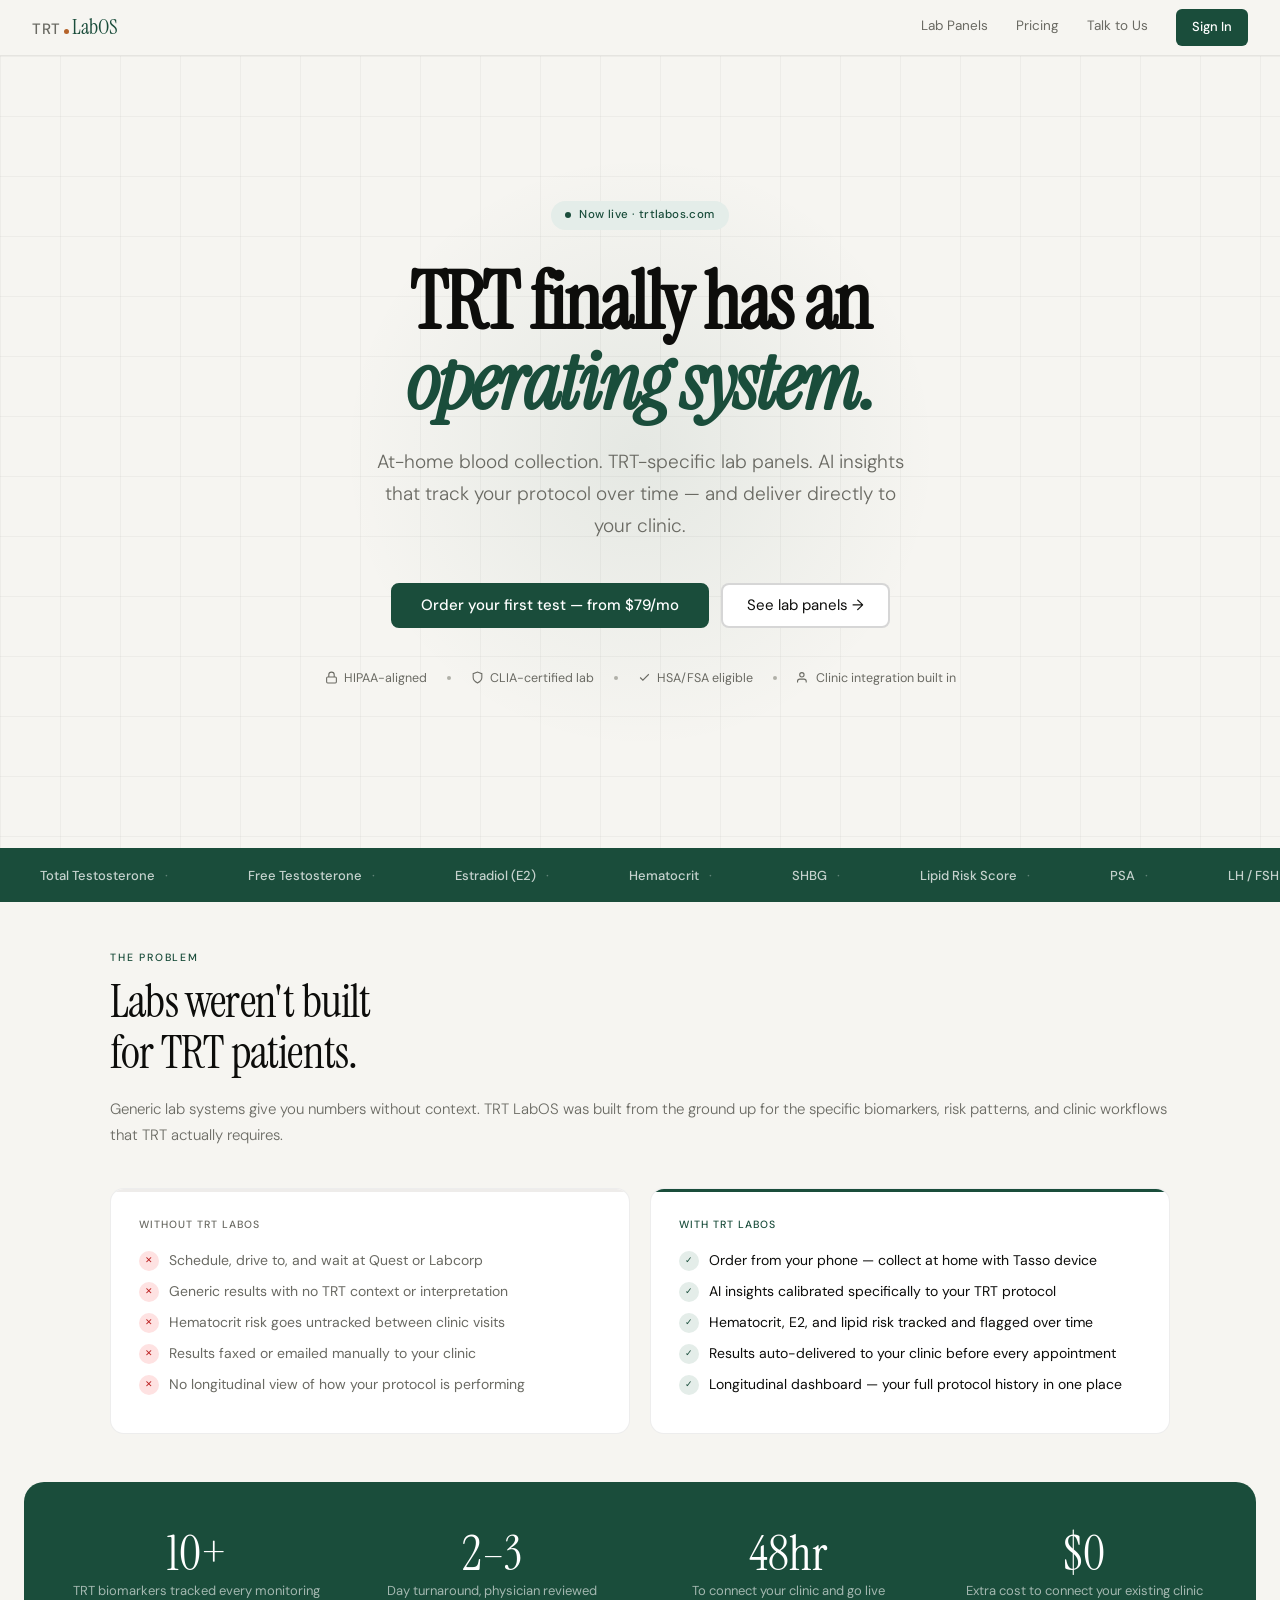
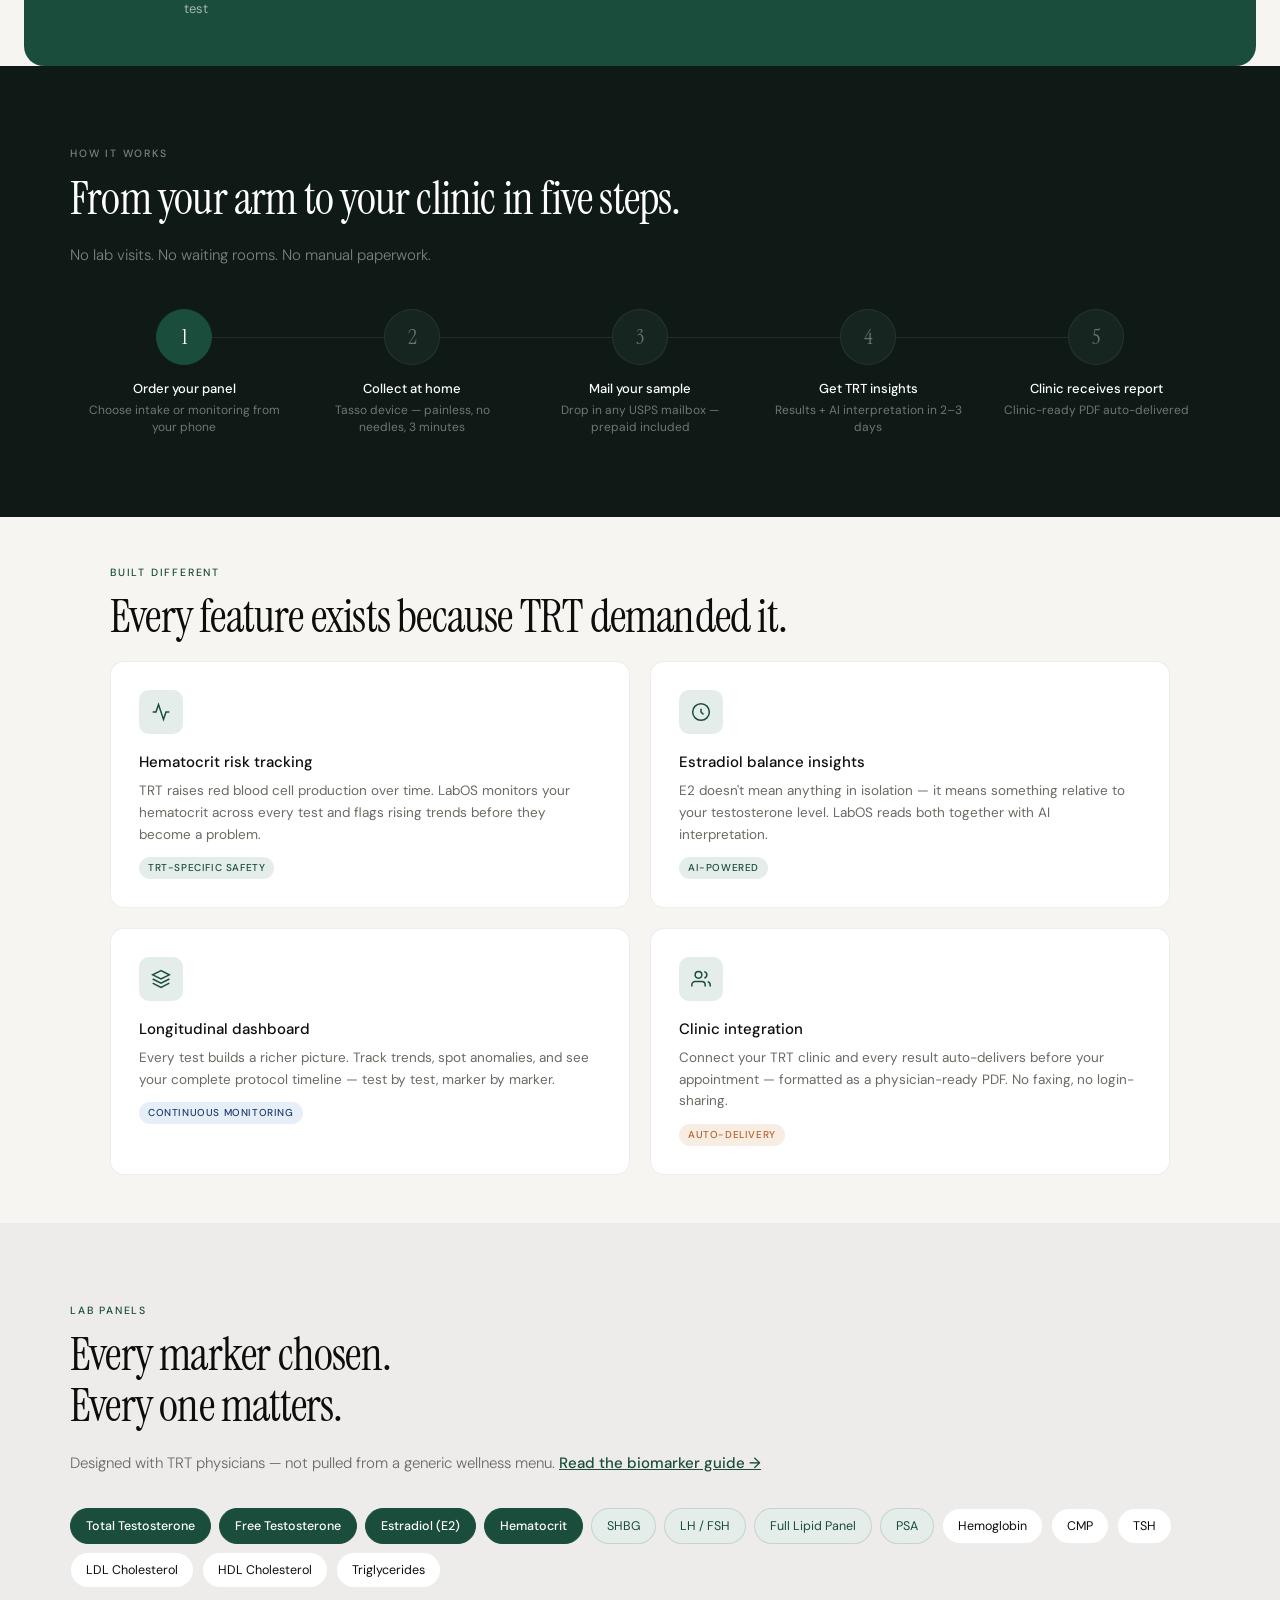
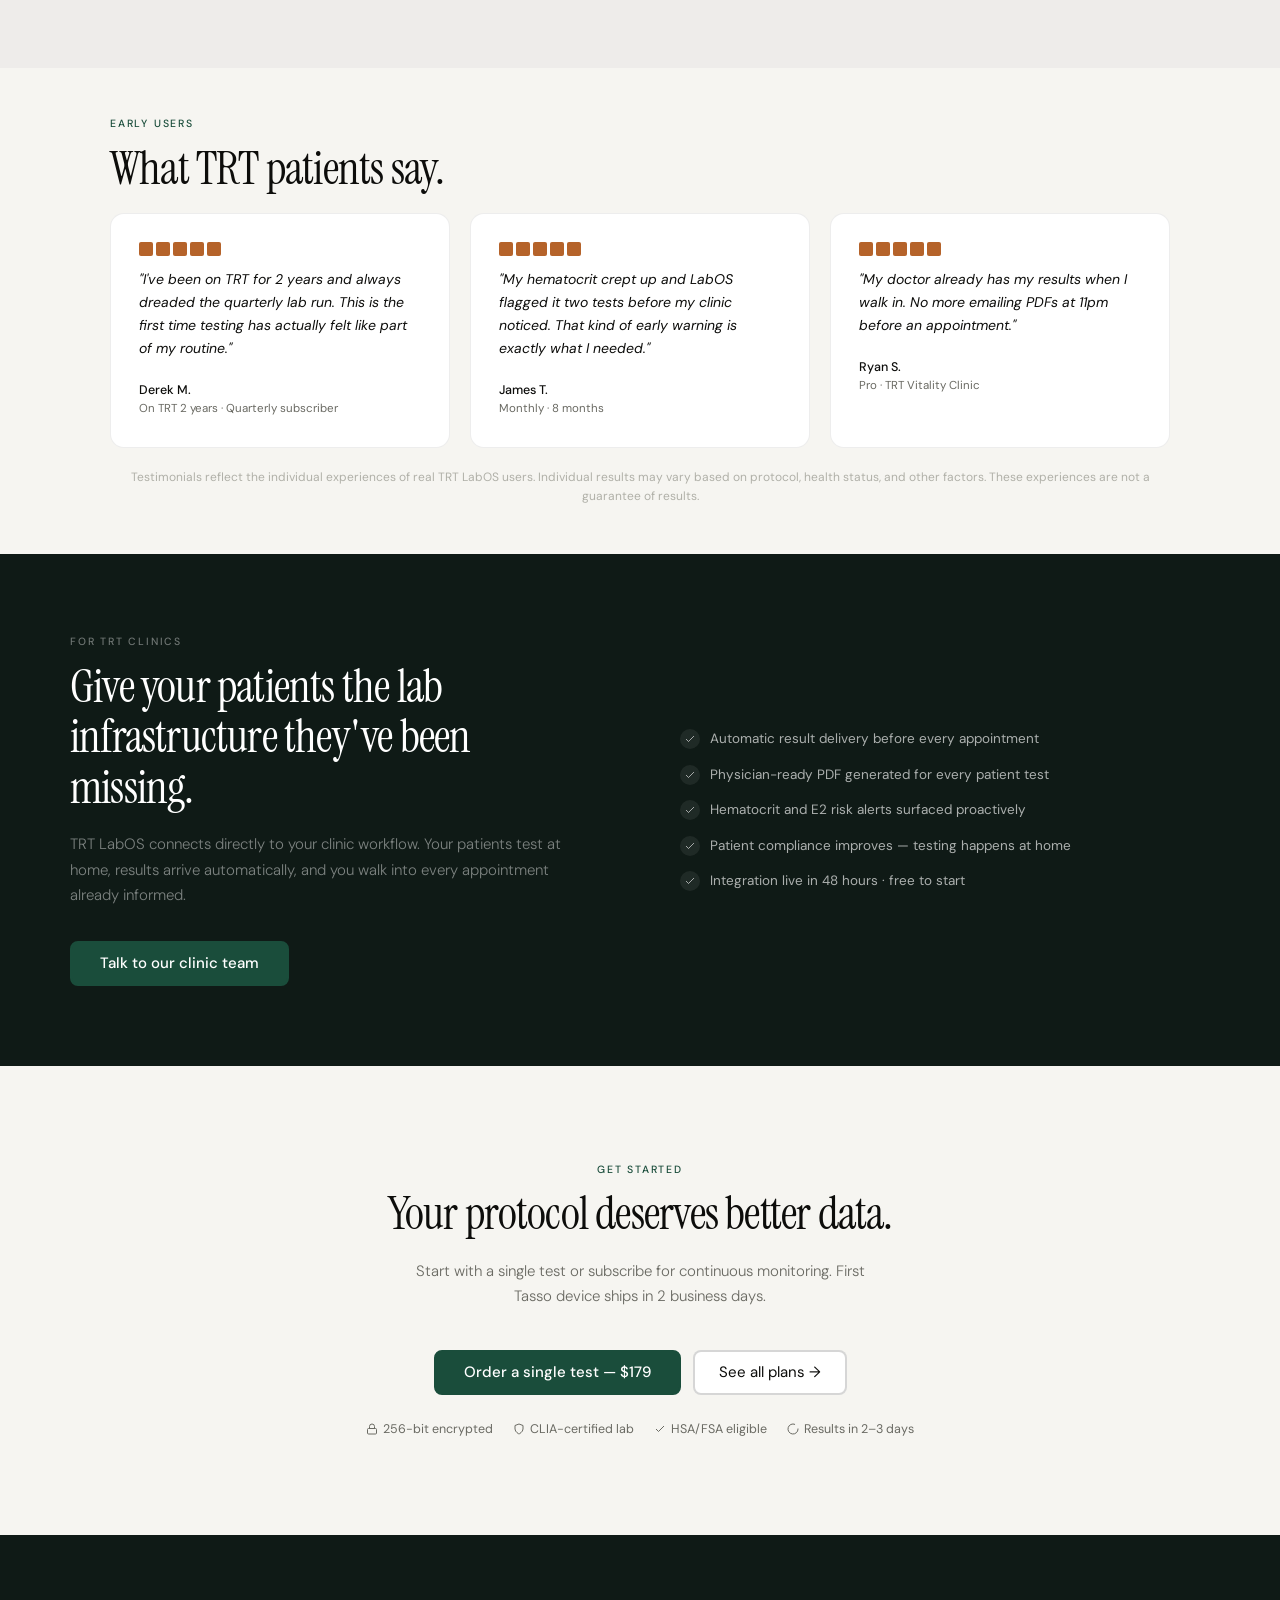
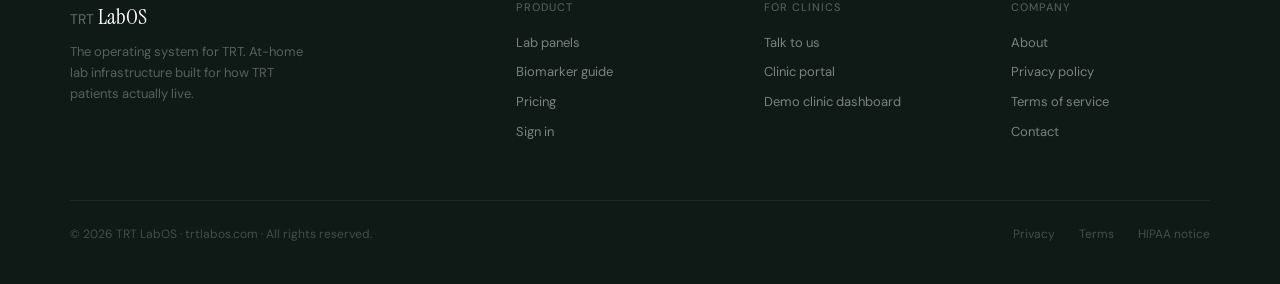
<file: index.html>
<!DOCTYPE html>
<html lang="en">
<head>
<meta charset="UTF-8">
<meta name="viewport" content="width=device-width, initial-scale=1.0">
<title>TRT LabOS — TRT finally has an operating system.</title>
<meta name="description" content="At-home blood collection. TRT-specific lab panels. AI insights that track your protocol over time — and deliver directly to your clinic.">
<meta property="og:title" content="TRT LabOS — TRT finally has an operating system.">
<meta property="og:description" content="At-home blood collection. TRT-specific lab panels. AI insights that track your protocol over time.">
<meta property="og:url" content="https://trtlabos.com">
<link rel="preconnect" href="https://fonts.googleapis.com">
<link rel="preconnect" href="https://fonts.gstatic.com" crossorigin>
<link rel="stylesheet" href="https://fonts.googleapis.com/css2?family=Instrument+Serif:ital@0;1&family=DM+Sans:wght@300;400;500&display=swap">
<link rel="stylesheet" href="styles.css?v=2">
<style>
/* ── HOME-SPECIFIC ── */
.hero{padding:4rem 1.5rem 5rem;position:relative;overflow:hidden;display:flex;flex-direction:column;align-items:center;justify-content:center;text-align:center;min-height:88vh;}
.hero-bg{position:absolute;inset:0;background:var(--bg);z-index:0;}
.hero-grid{position:absolute;inset:0;background-image:linear-gradient(var(--border) 1px,transparent 1px),linear-gradient(90deg,var(--border) 1px,transparent 1px);background-size:60px 60px;z-index:0;opacity:0.5;}
.hero-orb{position:absolute;width:600px;height:600px;border-radius:50%;background:radial-gradient(circle,rgba(26,77,59,0.08) 0%,transparent 70%);top:50%;left:50%;transform:translate(-50%,-50%);z-index:0;}
.hero-content{position:relative;z-index:1;max-width:800px;}
.hero-kicker{display:inline-flex;align-items:center;gap:8px;background:#E4EDE9;color:#1A4D3B;font-size:11.5px;font-weight:500;padding:5px 14px;border-radius:20px;margin-bottom:2rem;letter-spacing:0.4px;}
.kicker-dot{width:6px;height:6px;border-radius:50%;background:#1A4D3B;}
.hero h1{font-family:'Instrument Serif',serif;font-size:clamp(42px,7vw,80px);line-height:1.0;color:var(--ink);letter-spacing:-2px;margin-bottom:1.5rem;}
.hero h1 em{font-style:italic;color:#1A4D3B;}
.hero-sub{font-size:clamp(16px,2vw,19px);color:var(--muted);max-width:540px;margin:0 auto 2.5rem;line-height:1.7;font-weight:300;}
.hero-actions{display:flex;gap:12px;justify-content:center;flex-wrap:wrap;margin-bottom:2.5rem;}
.hero-trust{display:flex;align-items:center;justify-content:center;gap:1.25rem;flex-wrap:wrap;}
.trust-item{display:flex;align-items:center;gap:6px;font-size:12.5px;color:var(--muted);}
.trust-dot{width:4px;height:4px;border-radius:50%;background:var(--subtle);}
.marquee-wrap{background:#1A4D3B;padding:14px 0;overflow:hidden;white-space:nowrap;}
.marquee-track{display:inline-flex;animation:marquee 28s linear infinite;}
.marquee-item{display:inline-flex;align-items:center;gap:10px;font-size:13px;font-weight:500;color:rgba(255,255,255,0.75);padding:0 2.5rem;}
.marquee-sep{color:rgba(255,255,255,0.3);}
@keyframes marquee{from{transform:translateX(0)}to{transform:translateX(-50%)}}
.pain-grid{display:grid;grid-template-columns:1fr 1fr;gap:1.25rem;}
.pain-card{background:#ffffff;border:1px solid var(--border);border-radius:14px;padding:1.75rem;position:relative;overflow:hidden;}
.pain-card::before{content:'';position:absolute;top:0;left:0;right:0;height:3px;background:var(--surface);}
.pain-card.solved::before{background:#1A4D3B;}
.pain-label{font-size:10.5px;font-weight:500;letter-spacing:1px;text-transform:uppercase;color:var(--muted);margin-bottom:1rem;}
.pain-card.solved .pain-label{color:#1A4D3B;}
.pain-item{display:flex;align-items:flex-start;gap:10px;font-size:14px;margin-bottom:10px;line-height:1.45;}
.pain-item.bad{color:var(--muted);}
.pain-item.good{color:var(--ink);}
.pain-icon{width:20px;height:20px;border-radius:50%;display:flex;align-items:center;justify-content:center;font-size:9px;flex-shrink:0;margin-top:1px;}
.pi-bad{background:#FEE2E2;color:#B91C1C;}
.pi-good{background:#E4EDE9;color:#1A4D3B;}
.stats-band{background:#1A4D3B;border-radius:20px;padding:3rem 2.5rem;display:grid;grid-template-columns:repeat(4,1fr);gap:2rem;margin:0 1.5rem;}
.stat-item{text-align:center;}
.stat-num{font-family:'Instrument Serif',serif;font-size:48px;color:#ffffff;line-height:1;margin-bottom:4px;}
.stat-lbl{font-size:13px;color:rgba(255,255,255,0.6);line-height:1.4;}
.hiw-dark{background:#0F1A16;padding:5rem 1.5rem;}
.hiw-inner{max-width:1140px;margin:0 auto;}
.hiw-dark .eyebrow{color:rgba(255,255,255,0.45);}
.hiw-dark .sec-title{color:#ffffff;}
.hiw-dark .sec-sub{color:rgba(255,255,255,0.45);}
.hiw-steps{display:grid;grid-template-columns:repeat(5,1fr);gap:0;position:relative;}
.hiw-steps::before{content:'';position:absolute;top:28px;left:10%;right:10%;height:1px;background:rgba(255,255,255,0.08);}
.hiw-step{text-align:center;padding:0 0.75rem;position:relative;}
.hiw-num{width:56px;height:56px;border-radius:50%;background:#162520;border:1px solid rgba(255,255,255,0.07);display:flex;align-items:center;justify-content:center;margin:0 auto 1rem;font-family:'Instrument Serif',serif;font-size:22px;color:rgba(255,255,255,0.35);position:relative;z-index:1;}
.hiw-step.active-step .hiw-num{background:#1A4D3B;border-color:#1A4D3B;color:#ffffff;}
.hiw-step h4{font-size:13px;font-weight:500;color:#ffffff;margin-bottom:4px;line-height:1.3;}
.hiw-step p{font-size:12px;color:rgba(255,255,255,0.4);line-height:1.45;}
.features-grid{display:grid;grid-template-columns:1fr 1fr;gap:1.25rem;}
.feat-card{background:#ffffff;border:1px solid var(--border);border-radius:14px;padding:1.75rem;transition:border-color 0.2s;}
.feat-card:hover{border-color:var(--border-mid);}
.feat-icon{width:44px;height:44px;border-radius:10px;background:#E4EDE9;display:flex;align-items:center;justify-content:center;margin-bottom:1rem;}
.feat-card h3{font-size:15px;font-weight:500;color:var(--ink);margin-bottom:6px;}
.feat-card p{font-size:13.5px;color:var(--muted);line-height:1.6;}
.feat-tag{display:inline-block;font-size:10px;font-weight:500;letter-spacing:0.6px;text-transform:uppercase;padding:3px 9px;border-radius:20px;margin-top:12px;}
.tag-green{background:#E4EDE9;color:#1A4D3B;}
.tag-warm{background:#F7EDE3;color:#B5632A;}
.tag-blue{background:#E6EEF8;color:#1E3A6E;}
.bm-section{background:#EEECEA;padding:5rem 1.5rem;}
.bm-inner{max-width:1140px;margin:0 auto;}
.bm-grid{display:flex;flex-wrap:wrap;gap:8px;margin-top:2rem;}
.bm-pill{font-size:12.5px;padding:7px 15px;border-radius:20px;background:#ffffff;border:1px solid var(--border);color:var(--ink);}
.bm-pill.primary{background:#1A4D3B;border-color:#1A4D3B;color:#ffffff;font-weight:500;}
.bm-pill.secondary{background:#E4EDE9;border-color:rgba(26,77,59,0.15);color:#1A4D3B;}
.testi-grid{display:grid;grid-template-columns:repeat(3,1fr);gap:1.25rem;}
.testi-card{background:#ffffff;border:1px solid var(--border);border-radius:14px;padding:1.75rem;}
.testi-stars{display:flex;gap:3px;margin-bottom:0.75rem;}
.star{width:14px;height:14px;background:#B5632A;border-radius:2px;}
.testi-quote{font-size:14px;color:var(--ink);line-height:1.65;margin-bottom:1.25rem;font-style:italic;}
.testi-author{font-size:12.5px;font-weight:500;color:var(--ink);}
.testi-role{font-size:11.5px;color:var(--muted);}
.clinic-section{background:#0F1A16;padding:5rem 1.5rem;}
.clinic-inner{max-width:1140px;margin:0 auto;display:grid;grid-template-columns:1fr 1fr;gap:5rem;align-items:center;}
.clinic-inner .eyebrow{color:rgba(255,255,255,0.4);}
.clinic-inner .sec-title{color:#ffffff;}
.clinic-dark-sub{font-size:15px;color:rgba(255,255,255,0.45);line-height:1.7;margin-bottom:2rem;font-weight:300;}
.clinic-features{display:flex;flex-direction:column;gap:14px;}
.clinic-feat{display:flex;align-items:flex-start;gap:10px;font-size:13.5px;color:rgba(255,255,255,0.65);}
.cf-icon{width:20px;height:20px;border-radius:50%;background:rgba(255,255,255,0.07);display:flex;align-items:center;justify-content:center;flex-shrink:0;margin-top:1px;}
.final-cta{padding:6rem 1.5rem;text-align:center;}
.cta-actions{display:flex;gap:12px;justify-content:center;flex-wrap:wrap;margin-bottom:1.5rem;}
.cta-trust{display:flex;align-items:center;justify-content:center;gap:1.25rem;flex-wrap:wrap;}
.ct-item{font-size:12.5px;color:var(--muted);display:flex;align-items:center;gap:5px;}
@media(max-width:640px){
  .pain-grid,.features-grid,.clinic-inner{grid-template-columns:1fr;}
  .stats-band{grid-template-columns:1fr 1fr;gap:1.5rem;margin:0 1rem;padding:2rem 1.5rem;}
  .testi-grid{grid-template-columns:1fr;}
  .hiw-steps{grid-template-columns:1fr 1fr;gap:1.25rem;}
  .hiw-steps::before{display:none;}
  .hero{padding:3rem 1.25rem 4rem;min-height:auto;}
  .hero h1{letter-spacing:-1px;}
  .hero-actions{flex-direction:column;align-items:stretch;max-width:320px;margin:0 auto 2rem;}
  .btn-primary,.btn-secondary{width:100%;text-align:center;}
}
</style>
</head>
<body>

<nav class="nav">
  <a href="/" class="nav-logo"><span class="nav-trt">TRT</span><div class="nav-dot"></div><span class="nav-labos">LabOS</span></a>
  <div class="nav-links">
    <a href="/panels.html">Lab Panels</a>
    <a href="/pricing.html">Pricing</a>
    <a href="/contact.html">Talk to Us</a>
    <a href="https://app.trtlabos.com/auth/login" class="nav-cta">Sign In</a>
  </div>
  <div class="hamburger" id="hamburger" onclick="toggleMenu()"><span></span><span></span><span></span></div>
</nav>
<div class="mobile-menu" id="mobile-menu">
  <a href="/panels.html">Lab Panels</a>
  <a href="/pricing.html">Pricing</a>
  <a href="/contact.html">Talk to Us</a>
  <a href="/about.html">About</a>
  <a href="https://app.trtlabos.com/auth/login" class="mob-cta">Sign In</a>
</div>

<section class="hero">
  <div class="hero-bg"></div>
  <div class="hero-grid"></div>
  <div class="hero-orb"></div>
  <div class="hero-content">
    <div class="hero-kicker"><span class="kicker-dot"></span>Now live · trtlabos.com</div>
    <h1>TRT finally has an<br><em>operating system.</em></h1>
    <p class="hero-sub">At-home blood collection. TRT-specific lab panels. AI insights that track your protocol over time — and deliver directly to your clinic.</p>
    <div class="hero-actions">
      <a href="/pricing.html" class="btn-primary">Order your first test — from $79/mo</a>
      <a href="/panels.html" class="btn-secondary">See lab panels →</a>
    </div>
    <div class="hero-trust">
      <div class="trust-item"><svg width="13" height="13" viewBox="0 0 24 24" fill="none" stroke="currentColor" stroke-width="2"><rect x="3" y="11" width="18" height="11" rx="2"/><path d="M7 11V7a5 5 0 0110 0v4"/></svg>HIPAA-aligned</div>
      <div class="trust-dot"></div>
      <div class="trust-item"><svg width="13" height="13" viewBox="0 0 24 24" fill="none" stroke="currentColor" stroke-width="2"><path d="M12 22s8-4 8-10V5l-8-3-8 3v7c0 6 8 10 8 10z"/></svg>CLIA-certified lab</div>
      <div class="trust-dot"></div>
      <div class="trust-item"><svg width="13" height="13" viewBox="0 0 24 24" fill="none" stroke="currentColor" stroke-width="2"><polyline points="20 6 9 17 4 12"/></svg>HSA/FSA eligible</div>
      <div class="trust-dot"></div>
      <div class="trust-item"><svg width="13" height="13" viewBox="0 0 24 24" fill="none" stroke="currentColor" stroke-width="2"><path d="M17 21v-2a4 4 0 00-4-4H5a4 4 0 00-4 4v2"/><circle cx="9" cy="7" r="4"/></svg>Clinic integration built in</div>
    </div>
  </div>
</section>

<div class="marquee-wrap">
  <div class="marquee-track">
    <span class="marquee-item">Total Testosterone <span class="marquee-sep">·</span></span>
    <span class="marquee-item">Free Testosterone <span class="marquee-sep">·</span></span>
    <span class="marquee-item">Estradiol (E2) <span class="marquee-sep">·</span></span>
    <span class="marquee-item">Hematocrit <span class="marquee-sep">·</span></span>
    <span class="marquee-item">SHBG <span class="marquee-sep">·</span></span>
    <span class="marquee-item">Lipid Risk Score <span class="marquee-sep">·</span></span>
    <span class="marquee-item">PSA <span class="marquee-sep">·</span></span>
    <span class="marquee-item">LH / FSH <span class="marquee-sep">·</span></span>
    <span class="marquee-item">CBC <span class="marquee-sep">·</span></span>
    <span class="marquee-item">TSH <span class="marquee-sep">·</span></span>
    <span class="marquee-item">Hemoglobin <span class="marquee-sep">·</span></span>
    <span class="marquee-item">Total Testosterone <span class="marquee-sep">·</span></span>
    <span class="marquee-item">Free Testosterone <span class="marquee-sep">·</span></span>
    <span class="marquee-item">Estradiol (E2) <span class="marquee-sep">·</span></span>
    <span class="marquee-item">Hematocrit <span class="marquee-sep">·</span></span>
    <span class="marquee-item">SHBG <span class="marquee-sep">·</span></span>
    <span class="marquee-item">Lipid Risk Score <span class="marquee-sep">·</span></span>
    <span class="marquee-item">PSA <span class="marquee-sep">·</span></span>
    <span class="marquee-item">LH / FSH <span class="marquee-sep">·</span></span>
    <span class="marquee-item">CBC <span class="marquee-sep">·</span></span>
    <span class="marquee-item">TSH <span class="marquee-sep">·</span></span>
    <span class="marquee-item">Hemoglobin <span class="marquee-sep">·</span></span>
  </div>
</div>

<section class="wrap">
  <div class="eyebrow">The problem</div>
  <div class="sec-title">Labs weren't built<br>for TRT patients.</div>
  <div class="sec-sub">Generic lab systems give you numbers without context. TRT LabOS was built from the ground up for the specific biomarkers, risk patterns, and clinic workflows that TRT actually requires.</div>
  <div class="pain-grid">
    <div class="pain-card">
      <div class="pain-label">Without TRT LabOS</div>
      <div class="pain-item bad"><span class="pain-icon pi-bad">✕</span>Schedule, drive to, and wait at Quest or Labcorp</div>
      <div class="pain-item bad"><span class="pain-icon pi-bad">✕</span>Generic results with no TRT context or interpretation</div>
      <div class="pain-item bad"><span class="pain-icon pi-bad">✕</span>Hematocrit risk goes untracked between clinic visits</div>
      <div class="pain-item bad"><span class="pain-icon pi-bad">✕</span>Results faxed or emailed manually to your clinic</div>
      <div class="pain-item bad"><span class="pain-icon pi-bad">✕</span>No longitudinal view of how your protocol is performing</div>
    </div>
    <div class="pain-card solved">
      <div class="pain-label">With TRT LabOS</div>
      <div class="pain-item good"><span class="pain-icon pi-good">✓</span>Order from your phone — collect at home with Tasso device</div>
      <div class="pain-item good"><span class="pain-icon pi-good">✓</span>AI insights calibrated specifically to your TRT protocol</div>
      <div class="pain-item good"><span class="pain-icon pi-good">✓</span>Hematocrit, E2, and lipid risk tracked and flagged over time</div>
      <div class="pain-item good"><span class="pain-icon pi-good">✓</span>Results auto-delivered to your clinic before every appointment</div>
      <div class="pain-item good"><span class="pain-icon pi-good">✓</span>Longitudinal dashboard — your full protocol history in one place</div>
    </div>
  </div>
</section>

<div class="stats-band">
  <div class="stat-item"><div class="stat-num">10+</div><div class="stat-lbl">TRT biomarkers tracked every monitoring test</div></div>
  <div class="stat-item"><div class="stat-num">2–3</div><div class="stat-lbl">Day turnaround, physician reviewed</div></div>
  <div class="stat-item"><div class="stat-num">48hr</div><div class="stat-lbl">To connect your clinic and go live</div></div>
  <div class="stat-item"><div class="stat-num">$0</div><div class="stat-lbl">Extra cost to connect your existing clinic</div></div>
</div>

<section class="hiw-dark">
  <div class="hiw-inner">
    <div class="eyebrow">How it works</div>
    <div class="sec-title">From your arm to your clinic in five steps.</div>
    <div class="sec-sub">No lab visits. No waiting rooms. No manual paperwork.</div>
    <div class="hiw-steps">
      <div class="hiw-step active-step"><div class="hiw-num">1</div><h4>Order your panel</h4><p>Choose intake or monitoring from your phone</p></div>
      <div class="hiw-step"><div class="hiw-num">2</div><h4>Collect at home</h4><p>Tasso device — painless, no needles, 3 minutes</p></div>
      <div class="hiw-step"><div class="hiw-num">3</div><h4>Mail your sample</h4><p>Drop in any USPS mailbox — prepaid included</p></div>
      <div class="hiw-step"><div class="hiw-num">4</div><h4>Get TRT insights</h4><p>Results + AI interpretation in 2–3 days</p></div>
      <div class="hiw-step"><div class="hiw-num">5</div><h4>Clinic receives report</h4><p>Clinic-ready PDF auto-delivered</p></div>
    </div>
  </div>
</section>

<section class="wrap">
  <div class="eyebrow">Built different</div>
  <div class="sec-title">Every feature exists because TRT demanded it.</div>
  <div class="features-grid">
    <div class="feat-card"><div class="feat-icon"><svg width="20" height="20" viewBox="0 0 24 24" fill="none" stroke="#1A4D3B" stroke-width="1.8"><path d="M22 12h-4l-3 9L9 3l-3 9H2"/></svg></div><h3>Hematocrit risk tracking</h3><p>TRT raises red blood cell production over time. LabOS monitors your hematocrit across every test and flags rising trends before they become a problem.</p><span class="feat-tag tag-green">TRT-specific safety</span></div>
    <div class="feat-card"><div class="feat-icon"><svg width="20" height="20" viewBox="0 0 24 24" fill="none" stroke="#1A4D3B" stroke-width="1.8"><circle cx="12" cy="12" r="10"/><path d="M12 8v4l3 3"/></svg></div><h3>Estradiol balance insights</h3><p>E2 doesn't mean anything in isolation — it means something relative to your testosterone level. LabOS reads both together with AI interpretation.</p><span class="feat-tag tag-green">AI-powered</span></div>
    <div class="feat-card"><div class="feat-icon"><svg width="20" height="20" viewBox="0 0 24 24" fill="none" stroke="#1A4D3B" stroke-width="1.8"><path d="M12 2L2 7l10 5 10-5-10-5z"/><path d="M2 17l10 5 10-5M2 12l10 5 10-5"/></svg></div><h3>Longitudinal dashboard</h3><p>Every test builds a richer picture. Track trends, spot anomalies, and see your complete protocol timeline — test by test, marker by marker.</p><span class="feat-tag tag-blue">Continuous monitoring</span></div>
    <div class="feat-card"><div class="feat-icon"><svg width="20" height="20" viewBox="0 0 24 24" fill="none" stroke="#1A4D3B" stroke-width="1.8"><path d="M17 21v-2a4 4 0 00-4-4H5a4 4 0 00-4 4v2"/><circle cx="9" cy="7" r="4"/><path d="M23 21v-2a4 4 0 00-3-3.87M16 3.13a4 4 0 010 7.75"/></svg></div><h3>Clinic integration</h3><p>Connect your TRT clinic and every result auto-delivers before your appointment — formatted as a physician-ready PDF. No faxing, no login-sharing.</p><span class="feat-tag tag-warm">Auto-delivery</span></div>
  </div>
</section>

<section class="bm-section">
  <div class="bm-inner">
    <div class="eyebrow">Lab panels</div>
    <div class="sec-title">Every marker chosen.<br>Every one matters.</div>
    <div class="sec-sub" style="margin-bottom:0;">Designed with TRT physicians — not pulled from a generic wellness menu. <a href="/biomarkers.html" style="color:#1A4D3B;font-weight:500;">Read the biomarker guide →</a></div>
    <div class="bm-grid">
      <span class="bm-pill primary">Total Testosterone</span><span class="bm-pill primary">Free Testosterone</span><span class="bm-pill primary">Estradiol (E2)</span><span class="bm-pill primary">Hematocrit</span><span class="bm-pill secondary">SHBG</span><span class="bm-pill secondary">LH / FSH</span><span class="bm-pill secondary">Full Lipid Panel</span><span class="bm-pill secondary">PSA</span><span class="bm-pill">Hemoglobin</span><span class="bm-pill">CMP</span><span class="bm-pill">TSH</span><span class="bm-pill">LDL Cholesterol</span><span class="bm-pill">HDL Cholesterol</span><span class="bm-pill">Triglycerides</span>
    </div>
  </div>
</section>

<section class="wrap">
  <div class="eyebrow">Early users</div>
  <div class="sec-title">What TRT patients say.</div>
  <div class="testi-grid">
    <div class="testi-card"><div class="testi-stars"><div class="star"></div><div class="star"></div><div class="star"></div><div class="star"></div><div class="star"></div></div><div class="testi-quote">"I've been on TRT for 2 years and always dreaded the quarterly lab run. This is the first time testing has actually felt like part of my routine."</div><div class="testi-author">Derek M.</div><div class="testi-role">On TRT 2 years · Quarterly subscriber</div></div>
    <div class="testi-card"><div class="testi-stars"><div class="star"></div><div class="star"></div><div class="star"></div><div class="star"></div><div class="star"></div></div><div class="testi-quote">"My hematocrit crept up and LabOS flagged it two tests before my clinic noticed. That kind of early warning is exactly what I needed."</div><div class="testi-author">James T.</div><div class="testi-role">Monthly · 8 months</div></div>
    <div class="testi-card"><div class="testi-stars"><div class="star"></div><div class="star"></div><div class="star"></div><div class="star"></div><div class="star"></div></div><div class="testi-quote">"My doctor already has my results when I walk in. No more emailing PDFs at 11pm before an appointment."</div><div class="testi-author">Ryan S.</div><div class="testi-role">Pro · TRT Vitality Clinic</div></div>
  </div>
  <p style="font-size:12px;color:var(--subtle);text-align:center;margin-top:1.25rem;line-height:1.6;">Testimonials reflect the individual experiences of real TRT LabOS users. Individual results may vary based on protocol, health status, and other factors. These experiences are not a guarantee of results.</p>
</section>

<section class="clinic-section">
  <div class="clinic-inner">
    <div>
      <div class="eyebrow">For TRT clinics</div>
      <div class="sec-title">Give your patients the lab infrastructure they've been missing.</div>
      <p class="clinic-dark-sub">TRT LabOS connects directly to your clinic workflow. Your patients test at home, results arrive automatically, and you walk into every appointment already informed.</p>
      <a href="/contact.html" class="btn-primary">Talk to our clinic team</a>
    </div>
    <div class="clinic-features">
      <div class="clinic-feat"><div class="cf-icon"><svg width="12" height="12" viewBox="0 0 24 24" fill="none" stroke="rgba(255,255,255,0.6)" stroke-width="2"><polyline points="20 6 9 17 4 12"/></svg></div>Automatic result delivery before every appointment</div>
      <div class="clinic-feat"><div class="cf-icon"><svg width="12" height="12" viewBox="0 0 24 24" fill="none" stroke="rgba(255,255,255,0.6)" stroke-width="2"><polyline points="20 6 9 17 4 12"/></svg></div>Physician-ready PDF generated for every patient test</div>
      <div class="clinic-feat"><div class="cf-icon"><svg width="12" height="12" viewBox="0 0 24 24" fill="none" stroke="rgba(255,255,255,0.6)" stroke-width="2"><polyline points="20 6 9 17 4 12"/></svg></div>Hematocrit and E2 risk alerts surfaced proactively</div>
      <div class="clinic-feat"><div class="cf-icon"><svg width="12" height="12" viewBox="0 0 24 24" fill="none" stroke="rgba(255,255,255,0.6)" stroke-width="2"><polyline points="20 6 9 17 4 12"/></svg></div>Patient compliance improves — testing happens at home</div>
      <div class="clinic-feat"><div class="cf-icon"><svg width="12" height="12" viewBox="0 0 24 24" fill="none" stroke="rgba(255,255,255,0.6)" stroke-width="2"><polyline points="20 6 9 17 4 12"/></svg></div>Integration live in 48 hours · free to start</div>
    </div>
  </div>
</section>

<section class="final-cta">
  <div class="eyebrow">Get started</div>
  <div class="sec-title">Your protocol deserves better data.</div>
  <div class="sec-sub" style="max-width:480px;margin:0 auto 2.5rem;">Start with a single test or subscribe for continuous monitoring. First Tasso device ships in 2 business days.</div>
  <div class="cta-actions">
    <a href="/pricing.html#one-time" class="btn-primary">Order a single test — $179</a>
    <a href="/pricing.html" class="btn-secondary">See all plans →</a>
  </div>
  <div class="cta-trust">
    <div class="ct-item"><svg width="12" height="12" viewBox="0 0 24 24" fill="none" stroke="currentColor" stroke-width="2"><rect x="3" y="11" width="18" height="11" rx="2"/><path d="M7 11V7a5 5 0 0110 0v4"/></svg>256-bit encrypted</div>
    <div class="ct-item"><svg width="12" height="12" viewBox="0 0 24 24" fill="none" stroke="currentColor" stroke-width="2"><path d="M12 22s8-4 8-10V5l-8-3-8 3v7c0 6 8 10 8 10z"/></svg>CLIA-certified lab</div>
    <div class="ct-item"><svg width="12" height="12" viewBox="0 0 24 24" fill="none" stroke="currentColor" stroke-width="2"><polyline points="20 6 9 17 4 12"/></svg>HSA/FSA eligible</div>
    <div class="ct-item"><svg width="12" height="12" viewBox="0 0 24 24" fill="none" stroke="currentColor" stroke-width="2"><path d="M22 11.08V12a10 10 0 11-5.93-9.14"/></svg>Results in 2–3 days</div>
  </div>
</section>

<footer>
  <div class="footer-inner">
    <div class="footer-top">
      <div><div class="footer-logo"><span>TRT</span>LabOS</div><p class="footer-tagline">The operating system for TRT. At-home lab infrastructure built for how TRT patients actually live.</p></div>
      <div class="footer-col"><h4>Product</h4><a href="/panels.html">Lab panels</a><a href="/biomarkers.html">Biomarker guide</a><a href="/pricing.html">Pricing</a><a href="https://app.trtlabos.com/auth/login">Sign in</a></div>
      <div class="footer-col"><h4>For clinics</h4><a href="/contact.html">Talk to us</a><a href="/clinic.html">Clinic portal</a><a href="/demo-clinic-dashboard.html">Demo clinic dashboard</a></div>
      <div class="footer-col"><h4>Company</h4><a href="/about.html">About</a><a href="/privacy.html">Privacy policy</a><a href="/terms.html">Terms of service</a><a href="mailto:support@trtlabos.com">Contact</a></div>
    </div>
    <div class="footer-bottom">
      <p>© 2026 TRT LabOS · trtlabos.com · All rights reserved.</p>
      <div class="footer-legal"><a href="/privacy.html">Privacy</a><a href="/terms.html">Terms</a><a href="/privacy.html#hipaa">HIPAA notice</a></div>
    </div>
  </div>
</footer>

<script>
function toggleMenu(){
  var h=document.getElementById('hamburger'),m=document.getElementById('mobile-menu');
  h.classList.toggle('open'); m.classList.toggle('open');
}
</script>
<script>
(function(){
  var m=document.cookie.match('(^|;)\s*trtl_display\s*=\s*([^;]+)');
  var name=m?decodeURIComponent(m.pop()):'';
  if(!name)return;
  var nc=document.querySelector('.nav-cta');
  if(nc){nc.textContent='My Dashboard →';nc.href='https://app.trtlabos.com/dashboard';}
  var mc=document.querySelector('.mob-cta');
  if(mc){mc.textContent='My Dashboard';mc.href='https://app.trtlabos.com/dashboard';}
})();
</script>
</body>
</html>
</file>
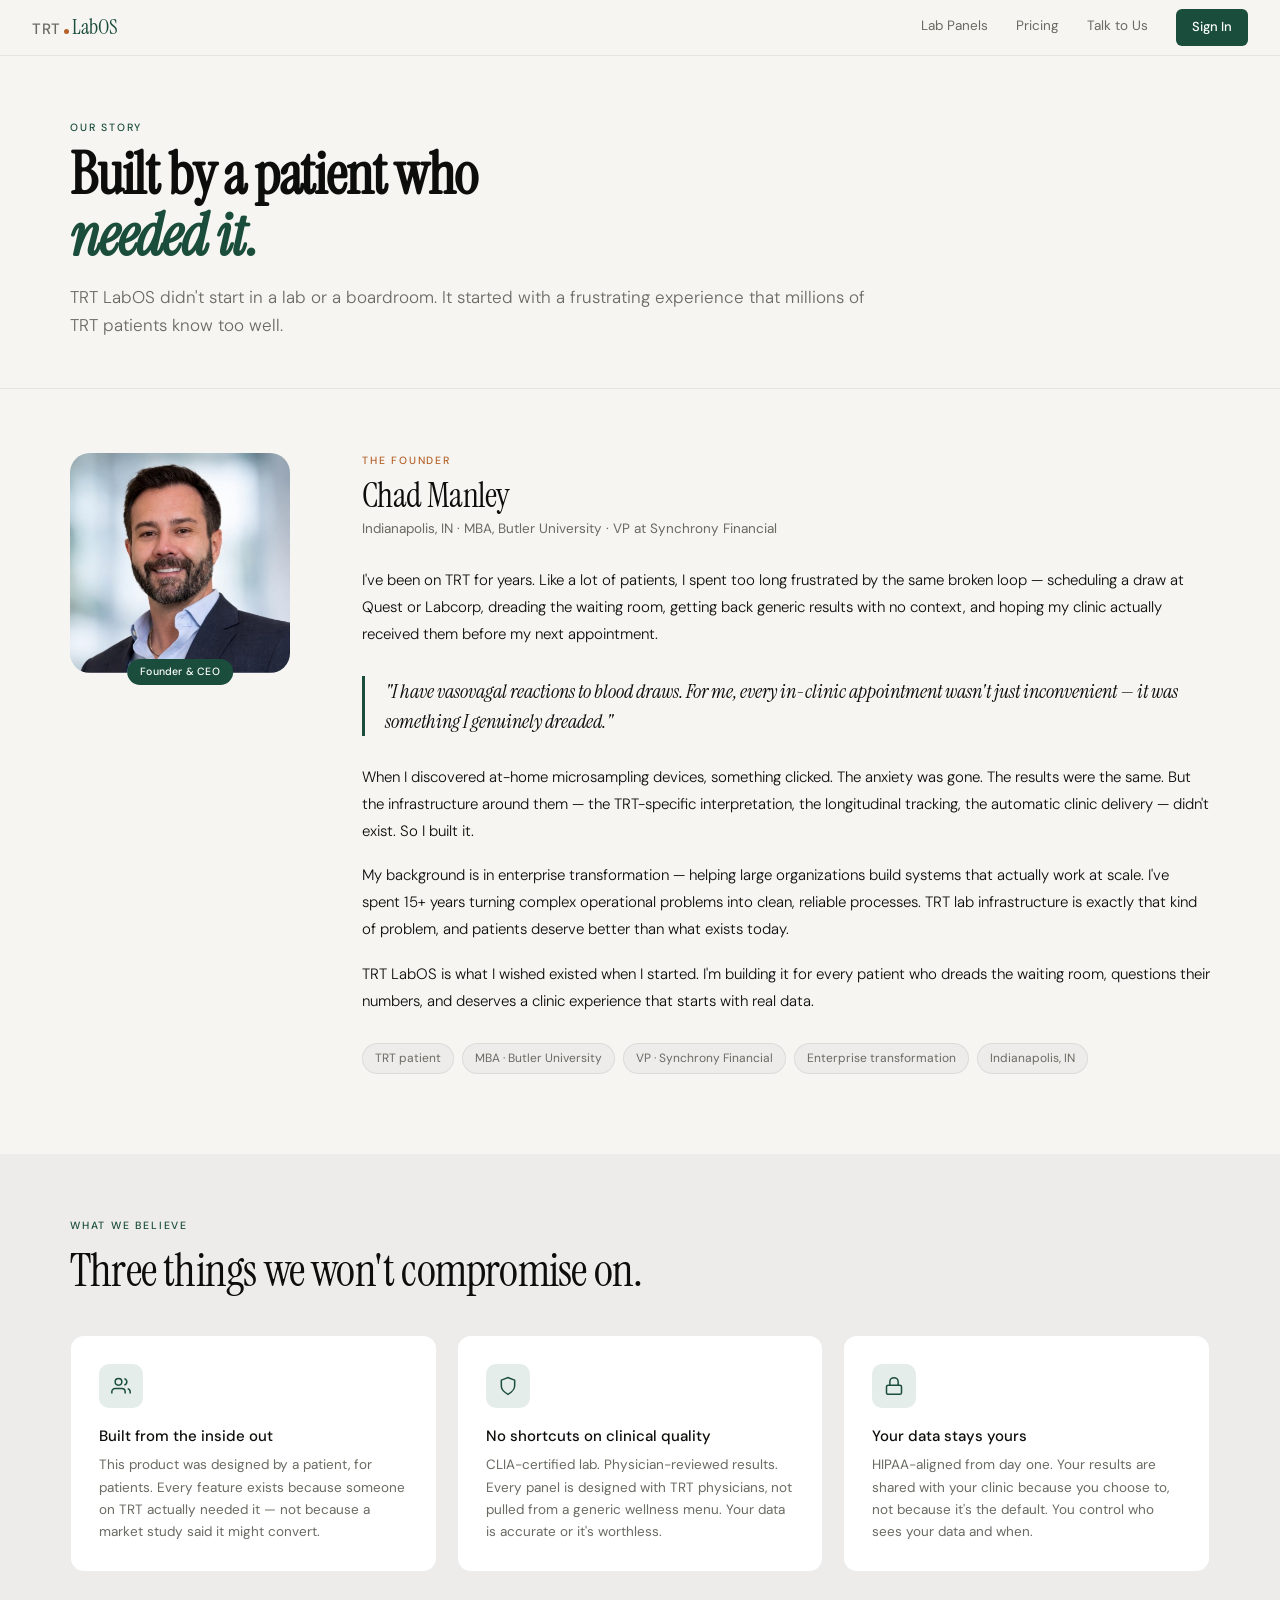
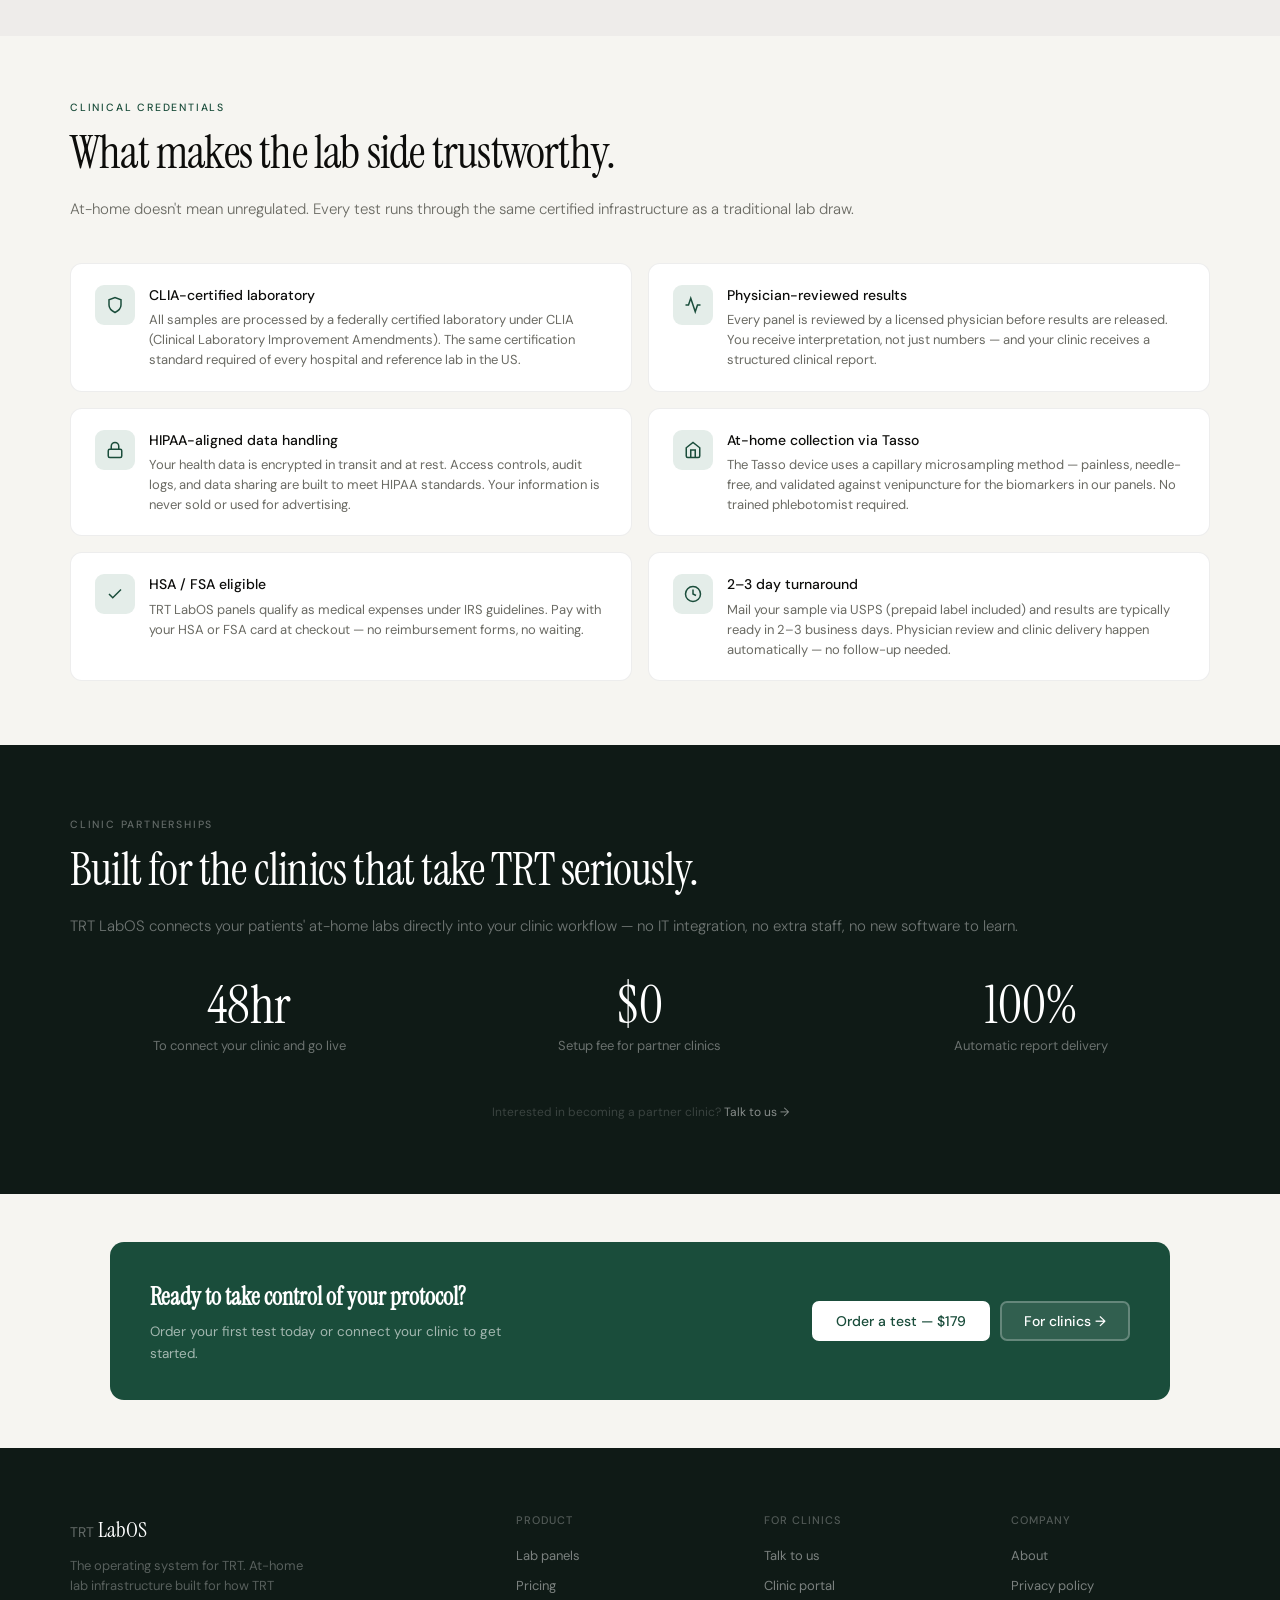
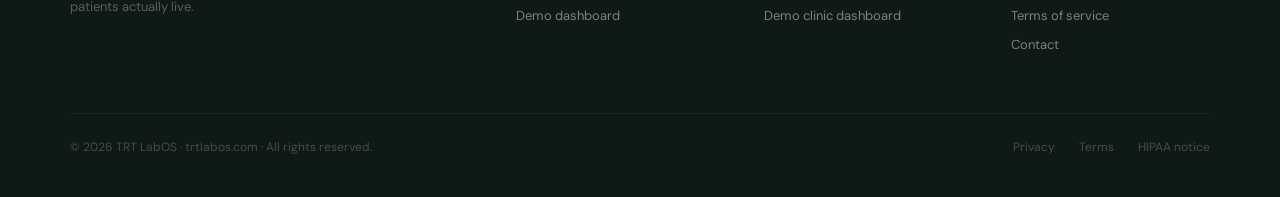
<file: about.html>
<!DOCTYPE html>
<html lang="en">
<head>
<meta charset="UTF-8">
<meta name="viewport" content="width=device-width, initial-scale=1.0">
<title>About — TRT LabOS</title>
<meta name="description" content="TRT LabOS was built by a TRT patient tired of the existing lab experience. Meet Chad Manley and learn about our mission, clinical credentials, and clinic partnerships.">
<link rel="preconnect" href="https://fonts.googleapis.com">
<link rel="preconnect" href="https://fonts.gstatic.com" crossorigin>
<link rel="stylesheet" href="https://fonts.googleapis.com/css2?family=Instrument+Serif:ital@0;1&family=DM+Sans:wght@300;400;500&display=swap">
<link rel="stylesheet" href="styles.css?v=2">
<style>
/* ── FOUNDER ── */
.founder-section{padding:4rem 1.5rem 5rem;}
.founder-inner{max-width:1140px;margin:0 auto;display:grid;grid-template-columns:auto 1fr;gap:4.5rem;align-items:start;}
.founder-photo-wrap{position:relative;flex-shrink:0;}
.founder-photo{width:220px;height:220px;border-radius:20px;object-fit:cover;object-position:center top;display:block;background:#E4EDE9;}
.founder-photo-ph{width:220px;height:220px;border-radius:20px;background:#E4EDE9;display:flex;align-items:center;justify-content:center;}
.founder-badge{position:absolute;bottom:-12px;left:50%;transform:translateX(-50%);background:#1A4D3B;color:#ffffff;font-size:10.5px;font-weight:500;padding:5px 13px;border-radius:20px;white-space:nowrap;letter-spacing:0.2px;}
.founder-eyebrow{font-size:10.5px;font-weight:500;letter-spacing:1.8px;text-transform:uppercase;color:var(--warm);margin-bottom:0.5rem;}
.founder-name{font-family:'Instrument Serif',serif;font-size:34px;color:var(--ink);letter-spacing:-0.6px;line-height:1.05;margin-bottom:0.3rem;}
.founder-title{font-size:13.5px;color:var(--muted);margin-bottom:1.75rem;line-height:1.5;}
.founder-story{font-size:15px;color:var(--ink);line-height:1.8;font-weight:300;}
.founder-story p{margin-bottom:1.1rem;}
.founder-story p:last-child{margin-bottom:0;}
.founder-quote{border-left:3px solid #1A4D3B;padding-left:1.25rem;margin:1.75rem 0;font-family:'Instrument Serif',serif;font-size:20px;color:var(--ink);line-height:1.5;font-style:italic;}
.founder-creds{display:flex;flex-wrap:wrap;gap:8px;margin-top:1.75rem;}
.cred-pill{font-size:12px;padding:5px 12px;border-radius:20px;background:var(--surface);color:var(--muted);border:1px solid var(--border);}

/* ── MISSION CARDS ── */
.mission-section{background:var(--surface);padding:4rem 1.5rem;}
.mission-inner{max-width:1140px;margin:0 auto;}
.mission-grid{display:grid;grid-template-columns:repeat(3,1fr);gap:1.25rem;margin-top:2.5rem;}
.mission-card{background:#ffffff;border:1px solid var(--border);border-radius:14px;padding:1.75rem;}
.mission-icon{width:44px;height:44px;border-radius:10px;background:#E4EDE9;display:flex;align-items:center;justify-content:center;margin-bottom:1rem;}
.mission-card h3{font-size:15px;font-weight:500;color:var(--ink);margin-bottom:6px;}
.mission-card p{font-size:13.5px;color:var(--muted);line-height:1.65;}

/* ── TRUST / CREDENTIALS ── */
.trust-section{padding:4rem 1.5rem;}
.trust-inner{max-width:1140px;margin:0 auto;}
.trust-grid{display:grid;grid-template-columns:repeat(2,1fr);gap:1rem;margin-top:2.5rem;}
.trust-item{display:flex;align-items:flex-start;gap:14px;background:#ffffff;border:1px solid var(--border);border-radius:12px;padding:1.25rem 1.5rem;}
.trust-icon-box{width:40px;height:40px;border-radius:9px;background:#E4EDE9;display:flex;align-items:center;justify-content:center;flex-shrink:0;margin-top:1px;}
.trust-item h4{font-size:14px;font-weight:500;color:var(--ink);margin-bottom:4px;}
.trust-item p{font-size:13px;color:var(--muted);line-height:1.55;}

/* ── CLINIC PARTNERS ── */
.partners-section{background:#0F1A16;padding:4.5rem 1.5rem;}
.partners-inner{max-width:1140px;margin:0 auto;}
.partners-section .eyebrow{color:rgba(255,255,255,0.35);}
.partners-section .sec-title{color:#ffffff;}
.partners-section .sec-sub{color:rgba(255,255,255,0.4);}
.partners-stats{display:grid;grid-template-columns:repeat(3,1fr);gap:2rem;margin-bottom:3rem;}
.p-stat{text-align:center;}
.p-stat-num{font-family:'Instrument Serif',serif;font-size:52px;color:#ffffff;line-height:1;margin-bottom:5px;}
.p-stat-lbl{font-size:13px;color:rgba(255,255,255,0.38);line-height:1.4;}
.partner-logos{display:grid;grid-template-columns:repeat(4,1fr);gap:1rem;}
.partner-logo-ph{background:rgba(255,255,255,0.04);border:1px solid rgba(255,255,255,0.07);border-radius:10px;height:60px;display:flex;align-items:center;justify-content:center;padding:0 1rem;}
.partner-logo-ph span{font-size:12.5px;color:rgba(255,255,255,0.2);font-weight:500;letter-spacing:0.3px;text-align:center;line-height:1.3;}
.partner-note{font-size:12px;color:rgba(255,255,255,0.18);text-align:center;margin-top:1.5rem;}

/* ── RESPONSIVE ── */
@media(max-width:720px){
  .founder-inner{grid-template-columns:1fr;gap:2.5rem;}
  .founder-photo,.founder-photo-ph{width:160px;height:160px;}
  .founder-badge{font-size:10px;}
  .mission-grid{grid-template-columns:1fr;}
  .trust-grid{grid-template-columns:1fr;}
  .partners-stats{grid-template-columns:1fr;gap:1.5rem;text-align:center;}
  .partner-logos{grid-template-columns:repeat(2,1fr);}
}
</style>
</head>
<body>

<nav class="nav">
  <a href="/" class="nav-logo"><span class="nav-trt">TRT</span><div class="nav-dot"></div><span class="nav-labos">LabOS</span></a>
  <div class="nav-links">
    <a href="/panels.html">Lab Panels</a>
    <a href="/pricing.html">Pricing</a>
    <a href="/contact.html">Talk to Us</a>
    <a href="https://app.trtlabos.com/auth/login" class="nav-cta">Sign In</a>
  </div>
  <div class="hamburger" id="hamburger" onclick="toggleMenu()"><span></span><span></span><span></span></div>
</nav>
<div class="mobile-menu" id="mobile-menu">
  <a href="/panels.html">Lab Panels</a>
  <a href="/pricing.html">Pricing</a>
  <a href="/contact.html">Talk to Us</a>
  <a href="/about.html">About</a>
  <a href="https://app.trtlabos.com/auth/login" class="mob-cta">Sign In</a>
</div>

<section class="page-hero">
  <div class="page-hero-inner">
    <div class="eyebrow">Our story</div>
    <h1>Built by a patient who<br><em>needed it.</em></h1>
    <p>TRT LabOS didn't start in a lab or a boardroom. It started with a frustrating experience that millions of TRT patients know too well.</p>
  </div>
</section>

<!-- Founder -->
<section class="founder-section">
  <div class="founder-inner">
    <div class="founder-photo-wrap">
      <img
        src="img/chad-manley.jpg"
        alt="Chad Manley, Founder of TRT LabOS"
        class="founder-photo"
        onerror="this.style.display='none';this.nextElementSibling.style.display='flex';">
      <div class="founder-photo-ph" style="display:none;">
        <svg width="48" height="48" viewBox="0 0 24 24" fill="none" stroke="#1A4D3B" stroke-width="1.5"><path d="M20 21v-2a4 4 0 00-4-4H8a4 4 0 00-4 4v2"/><circle cx="12" cy="7" r="4"/></svg>
      </div>
      <div class="founder-badge">Founder &amp; CEO</div>
    </div>

    <div>
      <div class="founder-eyebrow">The founder</div>
      <div class="founder-name">Chad Manley</div>
      <div class="founder-title">Indianapolis, IN · MBA, Butler University · VP at Synchrony Financial</div>

      <div class="founder-story">
        <p>I've been on TRT for years. Like a lot of patients, I spent too long frustrated by the same broken loop — scheduling a draw at Quest or Labcorp, dreading the waiting room, getting back generic results with no context, and hoping my clinic actually received them before my next appointment.</p>

        <div class="founder-quote">"I have vasovagal reactions to blood draws. For me, every in-clinic appointment wasn't just inconvenient — it was something I genuinely dreaded."</div>

        <p>When I discovered at-home microsampling devices, something clicked. The anxiety was gone. The results were the same. But the infrastructure around them — the TRT-specific interpretation, the longitudinal tracking, the automatic clinic delivery — didn't exist. So I built it.</p>

        <p>My background is in enterprise transformation — helping large organizations build systems that actually work at scale. I've spent 15+ years turning complex operational problems into clean, reliable processes. TRT lab infrastructure is exactly that kind of problem, and patients deserve better than what exists today.</p>

        <p>TRT LabOS is what I wished existed when I started. I'm building it for every patient who dreads the waiting room, questions their numbers, and deserves a clinic experience that starts with real data.</p>
      </div>

      <div class="founder-creds">
        <span class="cred-pill">TRT patient</span>
        <span class="cred-pill">MBA · Butler University</span>
        <span class="cred-pill">VP · Synchrony Financial</span>
        <span class="cred-pill">Enterprise transformation</span>
        <span class="cred-pill">Indianapolis, IN</span>
      </div>
    </div>
  </div>
</section>

<!-- Mission -->
<section class="mission-section">
  <div class="mission-inner">
    <div class="eyebrow">What we believe</div>
    <div class="sec-title">Three things we won't compromise on.</div>
    <div class="mission-grid">
      <div class="mission-card">
        <div class="mission-icon">
          <svg width="20" height="20" viewBox="0 0 24 24" fill="none" stroke="#1A4D3B" stroke-width="1.8"><path d="M17 21v-2a4 4 0 00-4-4H5a4 4 0 00-4 4v2"/><circle cx="9" cy="7" r="4"/><path d="M23 21v-2a4 4 0 00-3-3.87"/><path d="M16 3.13a4 4 0 010 7.75"/></svg>
        </div>
        <h3>Built from the inside out</h3>
        <p>This product was designed by a patient, for patients. Every feature exists because someone on TRT actually needed it — not because a market study said it might convert.</p>
      </div>
      <div class="mission-card">
        <div class="mission-icon">
          <svg width="20" height="20" viewBox="0 0 24 24" fill="none" stroke="#1A4D3B" stroke-width="1.8"><path d="M12 22s8-4 8-10V5l-8-3-8 3v7c0 6 8 10 8 10z"/></svg>
        </div>
        <h3>No shortcuts on clinical quality</h3>
        <p>CLIA-certified lab. Physician-reviewed results. Every panel is designed with TRT physicians, not pulled from a generic wellness menu. Your data is accurate or it's worthless.</p>
      </div>
      <div class="mission-card">
        <div class="mission-icon">
          <svg width="20" height="20" viewBox="0 0 24 24" fill="none" stroke="#1A4D3B" stroke-width="1.8"><rect x="3" y="11" width="18" height="11" rx="2"/><path d="M7 11V7a5 5 0 0110 0v4"/></svg>
        </div>
        <h3>Your data stays yours</h3>
        <p>HIPAA-aligned from day one. Your results are shared with your clinic because you choose to, not because it's the default. You control who sees your data and when.</p>
      </div>
    </div>
  </div>
</section>

<!-- Clinical credentials -->
<section class="trust-section">
  <div class="trust-inner">
    <div class="eyebrow">Clinical credentials</div>
    <div class="sec-title">What makes the lab side trustworthy.</div>
    <div class="sec-sub">At-home doesn't mean unregulated. Every test runs through the same certified infrastructure as a traditional lab draw.</div>
    <div class="trust-grid">
      <div class="trust-item">
        <div class="trust-icon-box">
          <svg width="18" height="18" viewBox="0 0 24 24" fill="none" stroke="#1A4D3B" stroke-width="2"><path d="M12 22s8-4 8-10V5l-8-3-8 3v7c0 6 8 10 8 10z"/></svg>
        </div>
        <div>
          <h4>CLIA-certified laboratory</h4>
          <p>All samples are processed by a federally certified laboratory under CLIA (Clinical Laboratory Improvement Amendments). The same certification standard required of every hospital and reference lab in the US.</p>
        </div>
      </div>
      <div class="trust-item">
        <div class="trust-icon-box">
          <svg width="18" height="18" viewBox="0 0 24 24" fill="none" stroke="#1A4D3B" stroke-width="2"><path d="M22 12h-4l-3 9L9 3l-3 9H2"/></svg>
        </div>
        <div>
          <h4>Physician-reviewed results</h4>
          <p>Every panel is reviewed by a licensed physician before results are released. You receive interpretation, not just numbers — and your clinic receives a structured clinical report.</p>
        </div>
      </div>
      <div class="trust-item">
        <div class="trust-icon-box">
          <svg width="18" height="18" viewBox="0 0 24 24" fill="none" stroke="#1A4D3B" stroke-width="2"><rect x="3" y="11" width="18" height="11" rx="2"/><path d="M7 11V7a5 5 0 0110 0v4"/></svg>
        </div>
        <div>
          <h4>HIPAA-aligned data handling</h4>
          <p>Your health data is encrypted in transit and at rest. Access controls, audit logs, and data sharing are built to meet HIPAA standards. Your information is never sold or used for advertising.</p>
        </div>
      </div>
      <div class="trust-item">
        <div class="trust-icon-box">
          <svg width="18" height="18" viewBox="0 0 24 24" fill="none" stroke="#1A4D3B" stroke-width="2"><path d="M3 9l9-7 9 7v11a2 2 0 01-2 2H5a2 2 0 01-2-2z"/><polyline points="9 22 9 12 15 12 15 22"/></svg>
        </div>
        <div>
          <h4>At-home collection via Tasso</h4>
          <p>The Tasso device uses a capillary microsampling method — painless, needle-free, and validated against venipuncture for the biomarkers in our panels. No trained phlebotomist required.</p>
        </div>
      </div>
      <div class="trust-item">
        <div class="trust-icon-box">
          <svg width="18" height="18" viewBox="0 0 24 24" fill="none" stroke="#1A4D3B" stroke-width="2"><polyline points="20 6 9 17 4 12"/></svg>
        </div>
        <div>
          <h4>HSA / FSA eligible</h4>
          <p>TRT LabOS panels qualify as medical expenses under IRS guidelines. Pay with your HSA or FSA card at checkout — no reimbursement forms, no waiting.</p>
        </div>
      </div>
      <div class="trust-item">
        <div class="trust-icon-box">
          <svg width="18" height="18" viewBox="0 0 24 24" fill="none" stroke="#1A4D3B" stroke-width="2"><circle cx="12" cy="12" r="10"/><polyline points="12 6 12 12 16 14"/></svg>
        </div>
        <div>
          <h4>2–3 day turnaround</h4>
          <p>Mail your sample via USPS (prepaid label included) and results are typically ready in 2–3 business days. Physician review and clinic delivery happen automatically — no follow-up needed.</p>
        </div>
      </div>
    </div>
  </div>
</section>

<!-- Clinic partners -->
<section class="partners-section">
  <div class="partners-inner">
    <div class="eyebrow">Clinic partnerships</div>
    <div class="sec-title">Built for the clinics that take TRT seriously.</div>
    <div class="sec-sub">TRT LabOS connects your patients' at-home labs directly into your clinic workflow — no IT integration, no extra staff, no new software to learn.</div>
    <div class="partners-stats">
      <div class="p-stat"><div class="p-stat-num">48hr</div><div class="p-stat-lbl">To connect your clinic and go live</div></div>
      <div class="p-stat"><div class="p-stat-num">$0</div><div class="p-stat-lbl">Setup fee for partner clinics</div></div>
      <div class="p-stat"><div class="p-stat-num">100%</div><div class="p-stat-lbl">Automatic report delivery</div></div>
    </div>
    <p class="partner-note">Interested in becoming a partner clinic? <a href="/contact.html" style="color:rgba(255,255,255,0.5);text-decoration:none;">Talk to us →</a></p>
  </div>
</section>

<!-- CTA -->
<section class="wrap">
  <div class="cta-strip">
    <div>
      <h3>Ready to take control of your protocol?</h3>
      <p>Order your first test today or connect your clinic to get started.</p>
    </div>
    <div style="display:flex;gap:10px;flex-wrap:wrap;flex-shrink:0;">
      <a href="https://app.trtlabos.com/auth/signup" class="btn-white">Order a test — $179</a>
      <a href="/contact.html" style="display:inline-block;background:rgba(255,255,255,0.1);color:#ffffff;border:2px solid rgba(255,255,255,0.25);padding:11px 22px;border-radius:7px;font-size:14px;font-weight:500;font-family:'DM Sans',sans-serif;text-decoration:none;line-height:1;transition:background 0.15s;">For clinics →</a>
    </div>
  </div>
</section>

<footer>
  <div class="footer-inner">
    <div class="footer-top">
      <div><div class="footer-logo"><span>TRT</span>LabOS</div><p class="footer-tagline">The operating system for TRT. At-home lab infrastructure built for how TRT patients actually live.</p></div>
      <div class="footer-col"><h4>Product</h4><a href="/panels.html">Lab panels</a><a href="/pricing.html">Pricing</a><a href="/demo-dashboard.html">Demo dashboard</a></div>
      <div class="footer-col"><h4>For clinics</h4><a href="/contact.html">Talk to us</a><a href="/clinic.html">Clinic portal</a><a href="/demo-clinic-dashboard.html">Demo clinic dashboard</a></div>
      <div class="footer-col"><h4>Company</h4><a href="/about.html">About</a><a href="/privacy.html">Privacy policy</a><a href="/terms.html">Terms of service</a><a href="mailto:support@trtlabos.com">Contact</a></div>
    </div>
    <div class="footer-bottom">
      <p>© 2026 TRT LabOS · trtlabos.com · All rights reserved.</p>
      <div class="footer-legal"><a href="/privacy.html">Privacy</a><a href="/terms.html">Terms</a><a href="/privacy.html#hipaa">HIPAA notice</a></div>
    </div>
  </div>
</footer>

<script>
function toggleMenu(){
  var h=document.getElementById('hamburger'),m=document.getElementById('mobile-menu');
  h.classList.toggle('open'); m.classList.toggle('open');
}
</script>
<script>
(function(){
  var m=document.cookie.match('(^|;)\s*trtl_display\s*=\s*([^;]+)');
  var name=m?decodeURIComponent(m.pop()):'';
  if(!name)return;
  var nc=document.querySelector('.nav-cta');
  if(nc){nc.textContent='My Dashboard →';nc.href='https://app.trtlabos.com/dashboard';}
  var mc=document.querySelector('.mob-cta');
  if(mc){mc.textContent='My Dashboard';mc.href='https://app.trtlabos.com/dashboard';}
})();
</script>
</body>
</html>
</file>
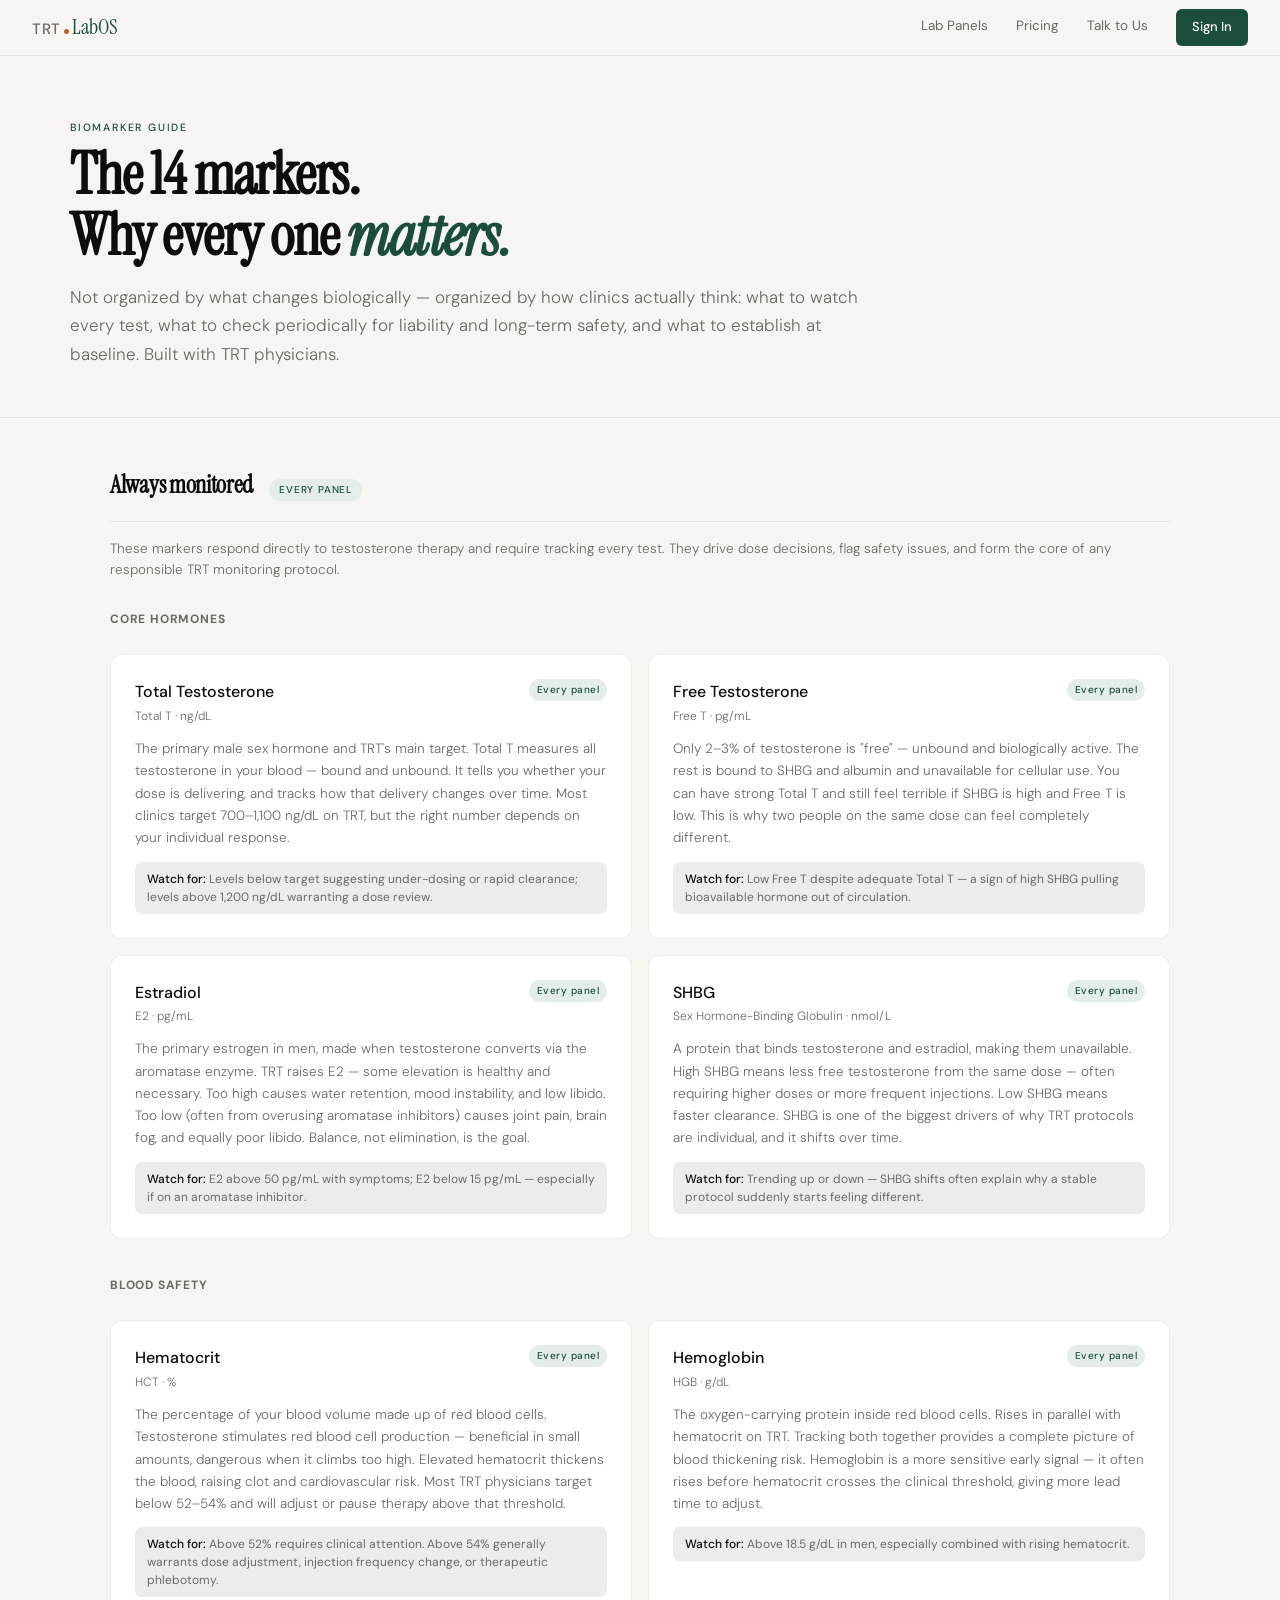
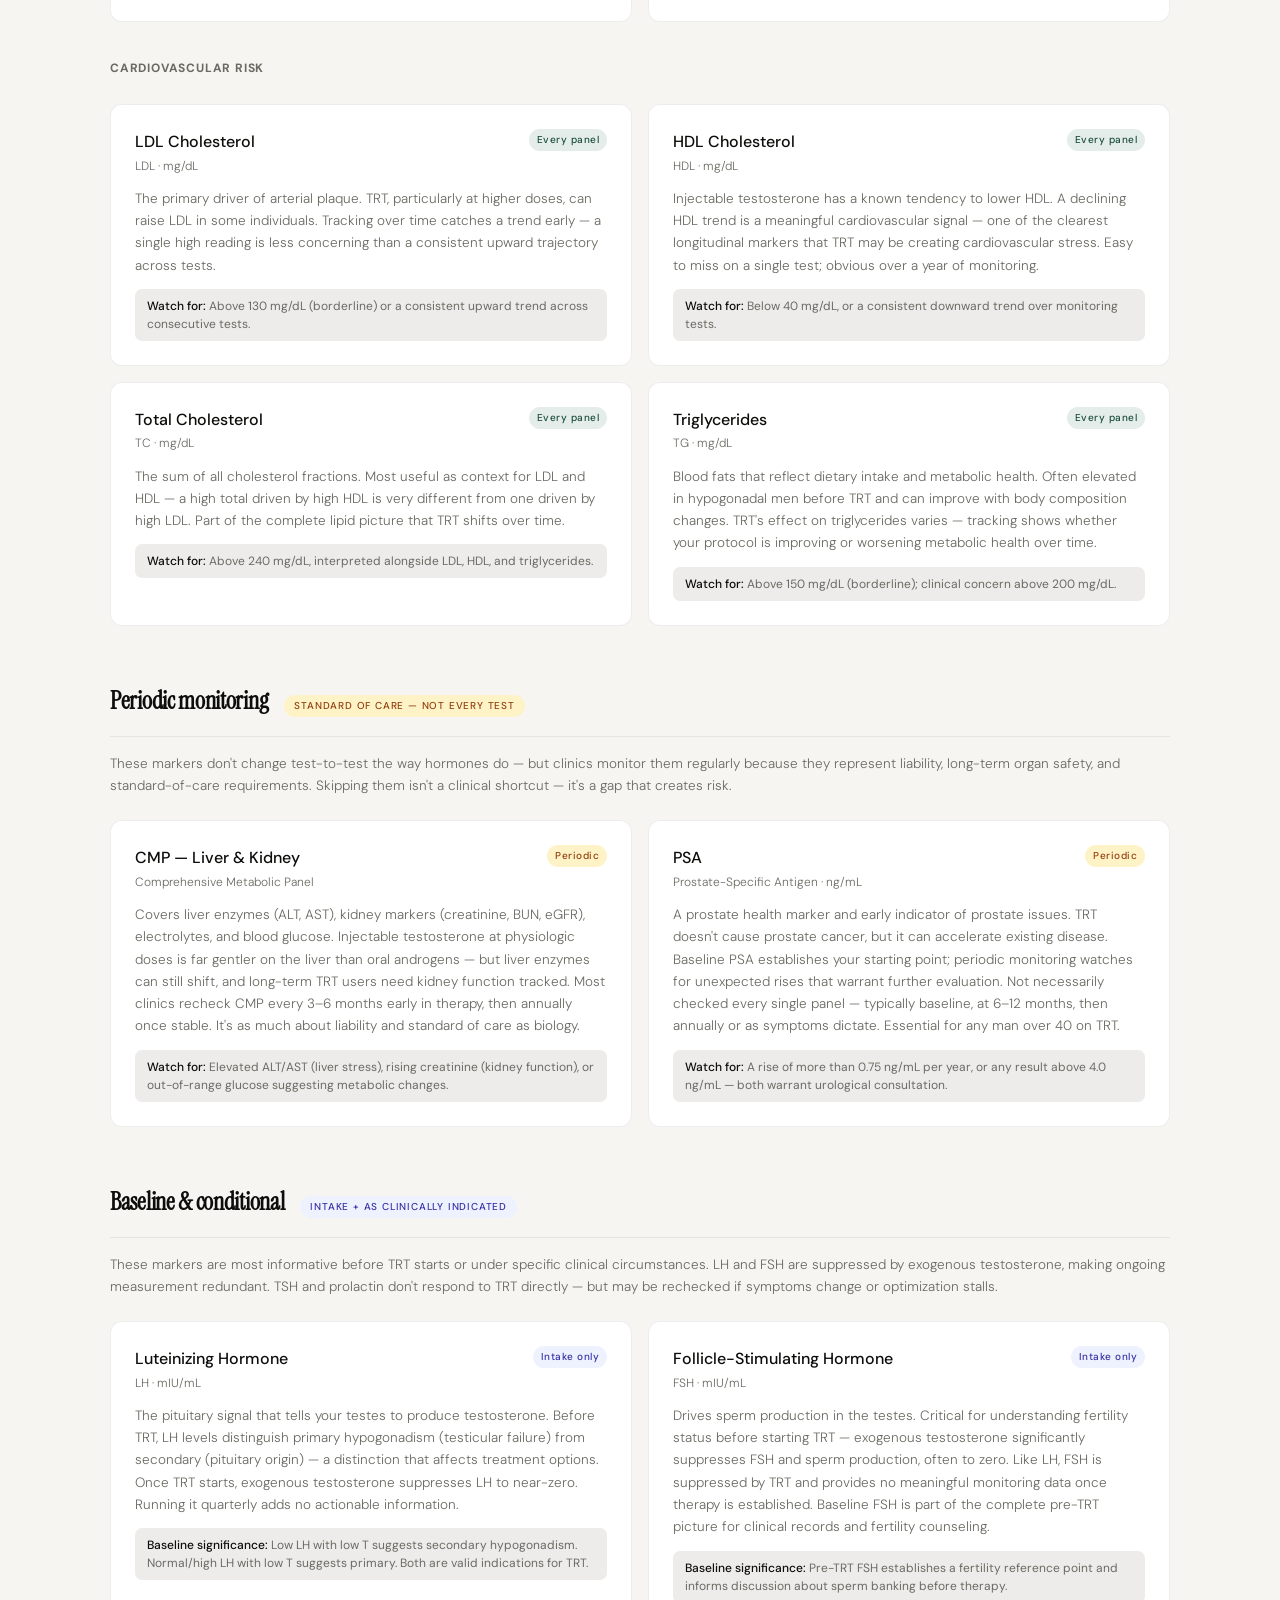
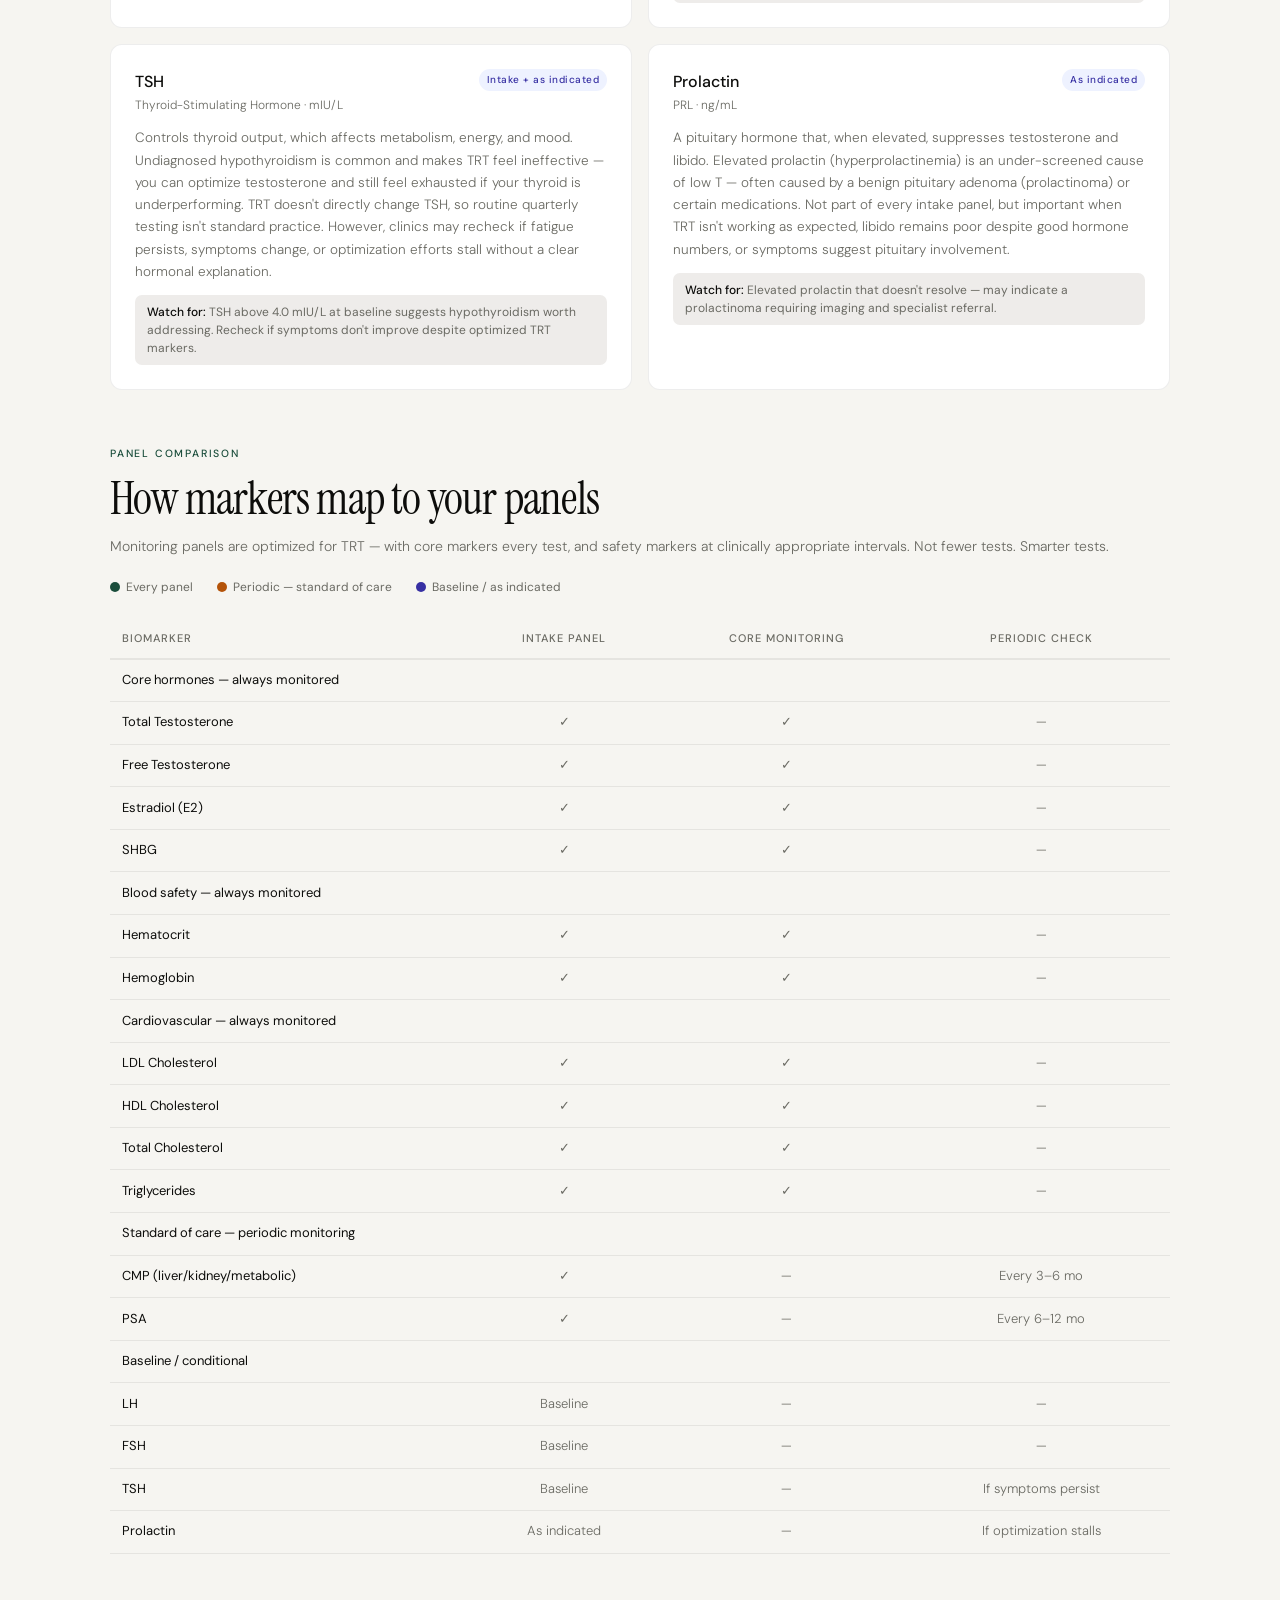
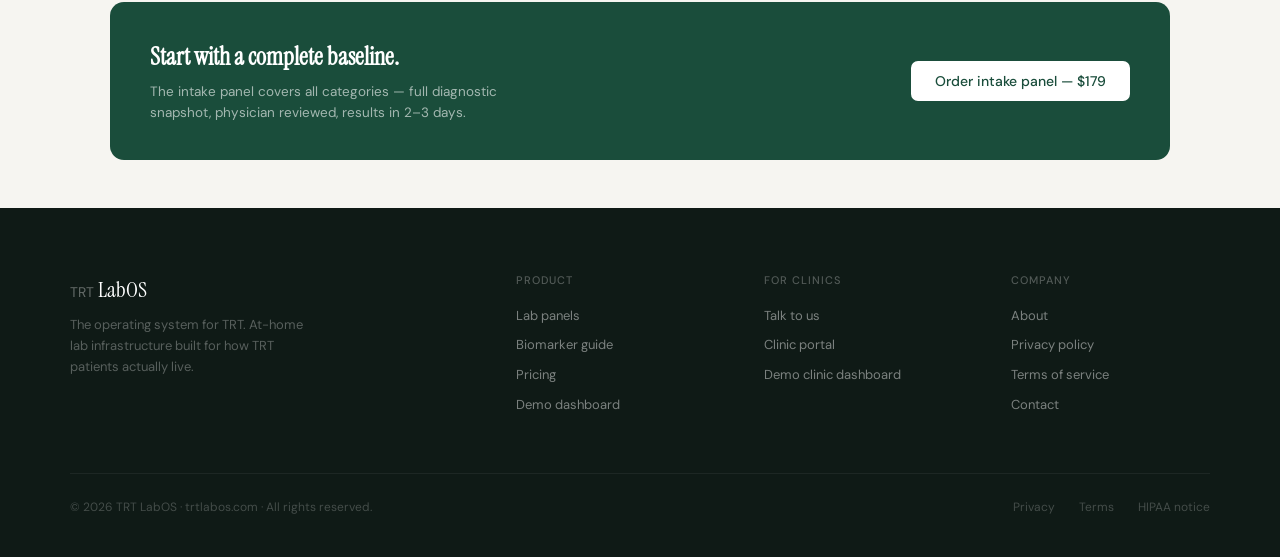
<file: biomarkers.html>
<!DOCTYPE html>
<html lang="en">
<head>
<meta charset="UTF-8">
<meta name="viewport" content="width=device-width, initial-scale=1.0">
<title>The 14 Biomarkers — TRT LabOS</title>
<meta name="description" content="Every biomarker TRT LabOS tests — what it measures, why it matters for your TRT protocol, and which panel includes it.">
<link rel="preconnect" href="https://fonts.googleapis.com">
<link rel="preconnect" href="https://fonts.gstatic.com" crossorigin>
<link rel="stylesheet" href="https://fonts.googleapis.com/css2?family=Instrument+Serif:ital@0;1&family=DM+Sans:wght@300;400;500&display=swap">
<link rel="stylesheet" href="styles.css?v=2">
<style>
.bm-hero-sub{max-width:700px;}
.category{margin-bottom:3.5rem;}
.category-header{margin-bottom:1rem;padding-bottom:1rem;border-bottom:1px solid var(--border);display:flex;align-items:baseline;gap:1rem;flex-wrap:wrap;}
.category-header h2{font-family:'Instrument Serif',serif;font-size:24px;color:var(--ink);letter-spacing:-0.3px;}
.category-tag{font-size:10px;font-weight:500;letter-spacing:0.8px;text-transform:uppercase;padding:3px 10px;border-radius:20px;}
.tag-always{background:#E4EDE9;color:#1A4D3B;}
.tag-periodic{background:#FEF3C7;color:#92400E;}
.tag-baseline{background:#EEF2FF;color:#3730A3;}
.category-sub{font-size:13.5px;color:var(--muted);font-weight:300;margin-bottom:1.5rem;line-height:1.6;}
.markers-grid{display:grid;grid-template-columns:1fr 1fr;gap:1rem;}
.marker-card{background:#ffffff;border:1px solid var(--border);border-radius:12px;padding:1.5rem;}
.marker-top{display:flex;justify-content:space-between;align-items:flex-start;margin-bottom:0.75rem;gap:1rem;}
.marker-name{font-size:16px;font-weight:500;color:var(--ink);}
.marker-abbr{font-size:12px;color:var(--muted);font-weight:300;margin-top:2px;}
.panel-badges{display:flex;gap:5px;flex-shrink:0;flex-wrap:wrap;justify-content:flex-end;}
.badge{font-size:10px;font-weight:500;letter-spacing:0.5px;padding:3px 8px;border-radius:20px;white-space:nowrap;}
.badge-always{background:#E4EDE9;color:#1A4D3B;}
.badge-periodic{background:#FEF3C7;color:#92400E;}
.badge-baseline{background:#EEF2FF;color:#3730A3;}
.marker-why{font-size:13.5px;color:var(--muted);line-height:1.65;font-weight:300;margin-bottom:0.75rem;}
.marker-watch{font-size:12px;color:var(--muted);background:var(--surface);border-radius:7px;padding:8px 12px;line-height:1.5;}
.marker-watch strong{color:var(--ink);font-weight:500;}
.tier-intro{border-radius:10px;padding:1rem 1.25rem;margin-bottom:1.5rem;font-size:13.5px;line-height:1.6;}
.tier-always{background:#E4EDE9;color:#1A4D3B;}
.tier-periodic{background:#FEF3C7;color:#92400E;}
.tier-baseline{background:#EEF2FF;color:#3730A3;}
.compare-table{width:100%;border-collapse:collapse;margin-top:1.5rem;}
.compare-table th{font-size:11px;text-transform:uppercase;letter-spacing:1px;color:var(--muted);font-weight:500;padding:0.6rem 0.75rem;text-align:left;border-bottom:2px solid var(--border);}
.compare-table th:not(:first-child){text-align:center;}
.compare-table td{padding:0.65rem 0.75rem;font-size:13px;color:var(--muted);border-bottom:1px solid var(--border);font-weight:300;}
.compare-table td:first-child{color:var(--ink);font-weight:400;}
.compare-table td:not(:first-child){text-align:center;}
.check-always{color:#1A4D3B;font-size:15px;font-weight:500;}
.check-periodic{color:#B45309;font-size:13px;}
.check-baseline{color:#3730A3;font-size:13px;}
.dash-cell{color:var(--subtle);font-size:13px;}
.section-label td{font-size:10px;text-transform:uppercase;letter-spacing:1px;color:var(--subtle);font-weight:500;padding:0.75rem 0.75rem 0.25rem;background:var(--bg);}
.tier-legend{display:flex;gap:1.5rem;flex-wrap:wrap;margin-bottom:1.25rem;}
.tier-legend-item{display:flex;align-items:center;gap:6px;font-size:12px;color:var(--muted);}
.tier-dot{width:10px;height:10px;border-radius:50%;}
.dot-always{background:#1A4D3B;}
.dot-periodic{background:#B45309;}
.dot-baseline{background:#3730A3;}
@media(max-width:640px){
  .markers-grid{grid-template-columns:1fr;}
  .compare-table{font-size:12px;}
  .compare-table td,.compare-table th{padding:0.5rem;}
}
</style>
</head>
<body>

<nav class="nav">
  <a href="/" class="nav-logo"><span class="nav-trt">TRT</span><div class="nav-dot"></div><span class="nav-labos">LabOS</span></a>
  <div class="nav-links">
    <a href="/panels.html">Lab Panels</a>
    <a href="/pricing.html">Pricing</a>
    <a href="/contact.html">Talk to Us</a>
    <a href="https://app.trtlabos.com/auth/login" class="nav-cta">Sign In</a>
  </div>
  <div class="hamburger" id="hamburger" onclick="toggleMenu()"><span></span><span></span><span></span></div>
</nav>
<div class="mobile-menu" id="mobile-menu">
  <a href="/panels.html">Lab Panels</a>
  <a href="/pricing.html">Pricing</a>
  <a href="/contact.html">Talk to Us</a>
  <a href="/about.html">About</a>
  <a href="https://app.trtlabos.com/auth/login" class="mob-cta">Sign In</a>
</div>

<div class="page-hero">
  <div class="page-hero-inner">
    <div class="eyebrow">Biomarker guide</div>
    <h1>The 14 markers.<br>Why every one <em>matters.</em></h1>
    <p class="bm-hero-sub">Not organized by what changes biologically — organized by how clinics actually think: what to watch every test, what to check periodically for liability and long-term safety, and what to establish at baseline. Built with TRT physicians.</p>
  </div>
</div>

<section class="wrap">

  <!-- ALWAYS MONITORED -->
  <div class="category">
    <div class="category-header">
      <h2>Always monitored</h2>
      <span class="category-tag tag-always">Every panel</span>
    </div>
    <p class="category-sub">These markers respond directly to testosterone therapy and require tracking every test. They drive dose decisions, flag safety issues, and form the core of any responsible TRT monitoring protocol.</p>

    <div style="margin-bottom:1.5rem;"><strong style="font-size:12px;text-transform:uppercase;letter-spacing:0.8px;color:var(--muted);">Core hormones</strong></div>
    <div class="markers-grid" style="margin-bottom:2rem;">

      <div class="marker-card">
        <div class="marker-top">
          <div><div class="marker-name">Total Testosterone</div><div class="marker-abbr">Total T · ng/dL</div></div>
          <div class="panel-badges"><span class="badge badge-always">Every panel</span></div>
        </div>
        <p class="marker-why">The primary male sex hormone and TRT's main target. Total T measures all testosterone in your blood — bound and unbound. It tells you whether your dose is delivering, and tracks how that delivery changes over time. Most clinics target 700–1,100 ng/dL on TRT, but the right number depends on your individual response.</p>
        <div class="marker-watch"><strong>Watch for:</strong> Levels below target suggesting under-dosing or rapid clearance; levels above 1,200 ng/dL warranting a dose review.</div>
      </div>

      <div class="marker-card">
        <div class="marker-top">
          <div><div class="marker-name">Free Testosterone</div><div class="marker-abbr">Free T · pg/mL</div></div>
          <div class="panel-badges"><span class="badge badge-always">Every panel</span></div>
        </div>
        <p class="marker-why">Only 2–3% of testosterone is "free" — unbound and biologically active. The rest is bound to SHBG and albumin and unavailable for cellular use. You can have strong Total T and still feel terrible if SHBG is high and Free T is low. This is why two people on the same dose can feel completely different.</p>
        <div class="marker-watch"><strong>Watch for:</strong> Low Free T despite adequate Total T — a sign of high SHBG pulling bioavailable hormone out of circulation.</div>
      </div>

      <div class="marker-card">
        <div class="marker-top">
          <div><div class="marker-name">Estradiol</div><div class="marker-abbr">E2 · pg/mL</div></div>
          <div class="panel-badges"><span class="badge badge-always">Every panel</span></div>
        </div>
        <p class="marker-why">The primary estrogen in men, made when testosterone converts via the aromatase enzyme. TRT raises E2 — some elevation is healthy and necessary. Too high causes water retention, mood instability, and low libido. Too low (often from overusing aromatase inhibitors) causes joint pain, brain fog, and equally poor libido. Balance, not elimination, is the goal.</p>
        <div class="marker-watch"><strong>Watch for:</strong> E2 above 50 pg/mL with symptoms; E2 below 15 pg/mL — especially if on an aromatase inhibitor.</div>
      </div>

      <div class="marker-card">
        <div class="marker-top">
          <div><div class="marker-name">SHBG</div><div class="marker-abbr">Sex Hormone-Binding Globulin · nmol/L</div></div>
          <div class="panel-badges"><span class="badge badge-always">Every panel</span></div>
        </div>
        <p class="marker-why">A protein that binds testosterone and estradiol, making them unavailable. High SHBG means less free testosterone from the same dose — often requiring higher doses or more frequent injections. Low SHBG means faster clearance. SHBG is one of the biggest drivers of why TRT protocols are individual, and it shifts over time.</p>
        <div class="marker-watch"><strong>Watch for:</strong> Trending up or down — SHBG shifts often explain why a stable protocol suddenly starts feeling different.</div>
      </div>

    </div>

    <div style="margin-bottom:1.5rem;"><strong style="font-size:12px;text-transform:uppercase;letter-spacing:0.8px;color:var(--muted);">Blood safety</strong></div>
    <div class="markers-grid" style="margin-bottom:2rem;">

      <div class="marker-card">
        <div class="marker-top">
          <div><div class="marker-name">Hematocrit</div><div class="marker-abbr">HCT · %</div></div>
          <div class="panel-badges"><span class="badge badge-always">Every panel</span></div>
        </div>
        <p class="marker-why">The percentage of your blood volume made up of red blood cells. Testosterone stimulates red blood cell production — beneficial in small amounts, dangerous when it climbs too high. Elevated hematocrit thickens the blood, raising clot and cardiovascular risk. Most TRT physicians target below 52–54% and will adjust or pause therapy above that threshold.</p>
        <div class="marker-watch"><strong>Watch for:</strong> Above 52% requires clinical attention. Above 54% generally warrants dose adjustment, injection frequency change, or therapeutic phlebotomy.</div>
      </div>

      <div class="marker-card">
        <div class="marker-top">
          <div><div class="marker-name">Hemoglobin</div><div class="marker-abbr">HGB · g/dL</div></div>
          <div class="panel-badges"><span class="badge badge-always">Every panel</span></div>
        </div>
        <p class="marker-why">The oxygen-carrying protein inside red blood cells. Rises in parallel with hematocrit on TRT. Tracking both together provides a complete picture of blood thickening risk. Hemoglobin is a more sensitive early signal — it often rises before hematocrit crosses the clinical threshold, giving more lead time to adjust.</p>
        <div class="marker-watch"><strong>Watch for:</strong> Above 18.5 g/dL in men, especially combined with rising hematocrit.</div>
      </div>

    </div>

    <div style="margin-bottom:1.5rem;"><strong style="font-size:12px;text-transform:uppercase;letter-spacing:0.8px;color:var(--muted);">Cardiovascular risk</strong></div>
    <div class="markers-grid">

      <div class="marker-card">
        <div class="marker-top">
          <div><div class="marker-name">LDL Cholesterol</div><div class="marker-abbr">LDL · mg/dL</div></div>
          <div class="panel-badges"><span class="badge badge-always">Every panel</span></div>
        </div>
        <p class="marker-why">The primary driver of arterial plaque. TRT, particularly at higher doses, can raise LDL in some individuals. Tracking over time catches a trend early — a single high reading is less concerning than a consistent upward trajectory across tests.</p>
        <div class="marker-watch"><strong>Watch for:</strong> Above 130 mg/dL (borderline) or a consistent upward trend across consecutive tests.</div>
      </div>

      <div class="marker-card">
        <div class="marker-top">
          <div><div class="marker-name">HDL Cholesterol</div><div class="marker-abbr">HDL · mg/dL</div></div>
          <div class="panel-badges"><span class="badge badge-always">Every panel</span></div>
        </div>
        <p class="marker-why">Injectable testosterone has a known tendency to lower HDL. A declining HDL trend is a meaningful cardiovascular signal — one of the clearest longitudinal markers that TRT may be creating cardiovascular stress. Easy to miss on a single test; obvious over a year of monitoring.</p>
        <div class="marker-watch"><strong>Watch for:</strong> Below 40 mg/dL, or a consistent downward trend over monitoring tests.</div>
      </div>

      <div class="marker-card">
        <div class="marker-top">
          <div><div class="marker-name">Total Cholesterol</div><div class="marker-abbr">TC · mg/dL</div></div>
          <div class="panel-badges"><span class="badge badge-always">Every panel</span></div>
        </div>
        <p class="marker-why">The sum of all cholesterol fractions. Most useful as context for LDL and HDL — a high total driven by high HDL is very different from one driven by high LDL. Part of the complete lipid picture that TRT shifts over time.</p>
        <div class="marker-watch"><strong>Watch for:</strong> Above 240 mg/dL, interpreted alongside LDL, HDL, and triglycerides.</div>
      </div>

      <div class="marker-card">
        <div class="marker-top">
          <div><div class="marker-name">Triglycerides</div><div class="marker-abbr">TG · mg/dL</div></div>
          <div class="panel-badges"><span class="badge badge-always">Every panel</span></div>
        </div>
        <p class="marker-why">Blood fats that reflect dietary intake and metabolic health. Often elevated in hypogonadal men before TRT and can improve with body composition changes. TRT's effect on triglycerides varies — tracking shows whether your protocol is improving or worsening metabolic health over time.</p>
        <div class="marker-watch"><strong>Watch for:</strong> Above 150 mg/dL (borderline); clinical concern above 200 mg/dL.</div>
      </div>

    </div>
  </div>

  <!-- PERIODIC / STANDARD OF CARE -->
  <div class="category">
    <div class="category-header">
      <h2>Periodic monitoring</h2>
      <span class="category-tag tag-periodic">Standard of care — not every test</span>
    </div>
    <p class="category-sub">These markers don't change test-to-test the way hormones do — but clinics monitor them regularly because they represent liability, long-term organ safety, and standard-of-care requirements. Skipping them isn't a clinical shortcut — it's a gap that creates risk.</p>
    <div class="markers-grid">

      <div class="marker-card">
        <div class="marker-top">
          <div><div class="marker-name">CMP — Liver &amp; Kidney</div><div class="marker-abbr">Comprehensive Metabolic Panel</div></div>
          <div class="panel-badges"><span class="badge badge-periodic">Periodic</span></div>
        </div>
        <p class="marker-why">Covers liver enzymes (ALT, AST), kidney markers (creatinine, BUN, eGFR), electrolytes, and blood glucose. Injectable testosterone at physiologic doses is far gentler on the liver than oral androgens — but liver enzymes can still shift, and long-term TRT users need kidney function tracked. Most clinics recheck CMP every 3–6 months early in therapy, then annually once stable. It's as much about liability and standard of care as biology.</p>
        <div class="marker-watch"><strong>Watch for:</strong> Elevated ALT/AST (liver stress), rising creatinine (kidney function), or out-of-range glucose suggesting metabolic changes.</div>
      </div>

      <div class="marker-card">
        <div class="marker-top">
          <div><div class="marker-name">PSA</div><div class="marker-abbr">Prostate-Specific Antigen · ng/mL</div></div>
          <div class="panel-badges"><span class="badge badge-periodic">Periodic</span></div>
        </div>
        <p class="marker-why">A prostate health marker and early indicator of prostate issues. TRT doesn't cause prostate cancer, but it can accelerate existing disease. Baseline PSA establishes your starting point; periodic monitoring watches for unexpected rises that warrant further evaluation. Not necessarily checked every single panel — typically baseline, at 6–12 months, then annually or as symptoms dictate. Essential for any man over 40 on TRT.</p>
        <div class="marker-watch"><strong>Watch for:</strong> A rise of more than 0.75 ng/mL per year, or any result above 4.0 ng/mL — both warrant urological consultation.</div>
      </div>

    </div>
  </div>

  <!-- BASELINE / CONDITIONAL -->
  <div class="category">
    <div class="category-header">
      <h2>Baseline &amp; conditional</h2>
      <span class="category-tag tag-baseline">Intake + as clinically indicated</span>
    </div>
    <p class="category-sub">These markers are most informative before TRT starts or under specific clinical circumstances. LH and FSH are suppressed by exogenous testosterone, making ongoing measurement redundant. TSH and prolactin don't respond to TRT directly — but may be rechecked if symptoms change or optimization stalls.</p>
    <div class="markers-grid">

      <div class="marker-card">
        <div class="marker-top">
          <div><div class="marker-name">Luteinizing Hormone</div><div class="marker-abbr">LH · mIU/mL</div></div>
          <div class="panel-badges"><span class="badge badge-baseline">Intake only</span></div>
        </div>
        <p class="marker-why">The pituitary signal that tells your testes to produce testosterone. Before TRT, LH levels distinguish primary hypogonadism (testicular failure) from secondary (pituitary origin) — a distinction that affects treatment options. Once TRT starts, exogenous testosterone suppresses LH to near-zero. Running it quarterly adds no actionable information.</p>
        <div class="marker-watch"><strong>Baseline significance:</strong> Low LH with low T suggests secondary hypogonadism. Normal/high LH with low T suggests primary. Both are valid indications for TRT.</div>
      </div>

      <div class="marker-card">
        <div class="marker-top">
          <div><div class="marker-name">Follicle-Stimulating Hormone</div><div class="marker-abbr">FSH · mIU/mL</div></div>
          <div class="panel-badges"><span class="badge badge-baseline">Intake only</span></div>
        </div>
        <p class="marker-why">Drives sperm production in the testes. Critical for understanding fertility status before starting TRT — exogenous testosterone significantly suppresses FSH and sperm production, often to zero. Like LH, FSH is suppressed by TRT and provides no meaningful monitoring data once therapy is established. Baseline FSH is part of the complete pre-TRT picture for clinical records and fertility counseling.</p>
        <div class="marker-watch"><strong>Baseline significance:</strong> Pre-TRT FSH establishes a fertility reference point and informs discussion about sperm banking before therapy.</div>
      </div>

      <div class="marker-card">
        <div class="marker-top">
          <div><div class="marker-name">TSH</div><div class="marker-abbr">Thyroid-Stimulating Hormone · mIU/L</div></div>
          <div class="panel-badges"><span class="badge badge-baseline">Intake + as indicated</span></div>
        </div>
        <p class="marker-why">Controls thyroid output, which affects metabolism, energy, and mood. Undiagnosed hypothyroidism is common and makes TRT feel ineffective — you can optimize testosterone and still feel exhausted if your thyroid is underperforming. TRT doesn't directly change TSH, so routine quarterly testing isn't standard practice. However, clinics may recheck if fatigue persists, symptoms change, or optimization efforts stall without a clear hormonal explanation.</p>
        <div class="marker-watch"><strong>Watch for:</strong> TSH above 4.0 mIU/L at baseline suggests hypothyroidism worth addressing. Recheck if symptoms don't improve despite optimized TRT markers.</div>
      </div>

      <div class="marker-card">
        <div class="marker-top">
          <div><div class="marker-name">Prolactin</div><div class="marker-abbr">PRL · ng/mL</div></div>
          <div class="panel-badges"><span class="badge badge-baseline">As indicated</span></div>
        </div>
        <p class="marker-why">A pituitary hormone that, when elevated, suppresses testosterone and libido. Elevated prolactin (hyperprolactinemia) is an under-screened cause of low T — often caused by a benign pituitary adenoma (prolactinoma) or certain medications. Not part of every intake panel, but important when TRT isn't working as expected, libido remains poor despite good hormone numbers, or symptoms suggest pituitary involvement.</p>
        <div class="marker-watch"><strong>Watch for:</strong> Elevated prolactin that doesn't resolve — may indicate a prolactinoma requiring imaging and specialist referral.</div>
      </div>

    </div>
  </div>

  <!-- COMPARISON TABLE -->
  <div class="eyebrow">Panel comparison</div>
  <div class="sec-title" style="margin-bottom:0.75rem;">How markers map to your panels</div>
  <p style="font-size:14px;color:var(--muted);margin-bottom:1.25rem;font-weight:300;">Monitoring panels are optimized for TRT — with core markers every test, and safety markers at clinically appropriate intervals. Not fewer tests. Smarter tests.</p>

  <div class="tier-legend">
    <div class="tier-legend-item"><div class="tier-dot dot-always"></div>Every panel</div>
    <div class="tier-legend-item"><div class="tier-dot dot-periodic"></div>Periodic — standard of care</div>
    <div class="tier-legend-item"><div class="tier-dot dot-baseline"></div>Baseline / as indicated</div>
  </div>

  <table class="compare-table">
    <thead>
      <tr>
        <th>Biomarker</th>
        <th>Intake panel</th>
        <th>Core monitoring</th>
        <th>Periodic check</th>
      </tr>
    </thead>
    <tbody>
      <tr><td colspan="4" class="section-label">Core hormones — always monitored</td></tr>
      <tr><td>Total Testosterone</td><td class="check-always">✓</td><td class="check-always">✓</td><td>—</td></tr>
      <tr><td>Free Testosterone</td><td class="check-always">✓</td><td class="check-always">✓</td><td>—</td></tr>
      <tr><td>Estradiol (E2)</td><td class="check-always">✓</td><td class="check-always">✓</td><td>—</td></tr>
      <tr><td>SHBG</td><td class="check-always">✓</td><td class="check-always">✓</td><td>—</td></tr>
      <tr><td colspan="4" class="section-label">Blood safety — always monitored</td></tr>
      <tr><td>Hematocrit</td><td class="check-always">✓</td><td class="check-always">✓</td><td>—</td></tr>
      <tr><td>Hemoglobin</td><td class="check-always">✓</td><td class="check-always">✓</td><td>—</td></tr>
      <tr><td colspan="4" class="section-label">Cardiovascular — always monitored</td></tr>
      <tr><td>LDL Cholesterol</td><td class="check-always">✓</td><td class="check-always">✓</td><td>—</td></tr>
      <tr><td>HDL Cholesterol</td><td class="check-always">✓</td><td class="check-always">✓</td><td>—</td></tr>
      <tr><td>Total Cholesterol</td><td class="check-always">✓</td><td class="check-always">✓</td><td>—</td></tr>
      <tr><td>Triglycerides</td><td class="check-always">✓</td><td class="check-always">✓</td><td>—</td></tr>
      <tr><td colspan="4" class="section-label">Standard of care — periodic monitoring</td></tr>
      <tr><td>CMP (liver/kidney/metabolic)</td><td class="check-always">✓</td><td class="dash-cell">—</td><td class="check-periodic">Every 3–6 mo</td></tr>
      <tr><td>PSA</td><td class="check-always">✓</td><td class="dash-cell">—</td><td class="check-periodic">Every 6–12 mo</td></tr>
      <tr><td colspan="4" class="section-label">Baseline / conditional</td></tr>
      <tr><td>LH</td><td class="check-baseline">Baseline</td><td class="dash-cell">—</td><td class="dash-cell">—</td></tr>
      <tr><td>FSH</td><td class="check-baseline">Baseline</td><td class="dash-cell">—</td><td class="dash-cell">—</td></tr>
      <tr><td>TSH</td><td class="check-baseline">Baseline</td><td class="dash-cell">—</td><td class="check-periodic">If symptoms persist</td></tr>
      <tr><td>Prolactin</td><td class="dash-cell">As indicated</td><td class="dash-cell">—</td><td class="check-periodic">If optimization stalls</td></tr>
    </tbody>
  </table>

  <div style="margin-top:3rem;" class="cta-strip">
    <div><h3>Start with a complete baseline.</h3><p>The intake panel covers all categories — full diagnostic snapshot, physician reviewed, results in 2–3 days.</p></div>
    <a href="https://app.trtlabos.com/auth/signup" class="btn-white">Order intake panel — $179</a>
  </div>

</section>

<footer>
  <div class="footer-inner">
    <div class="footer-top">
      <div><div class="footer-logo"><span>TRT</span>LabOS</div><p class="footer-tagline">The operating system for TRT. At-home lab infrastructure built for how TRT patients actually live.</p></div>
      <div class="footer-col"><h4>Product</h4><a href="/panels.html">Lab panels</a><a href="/biomarkers.html">Biomarker guide</a><a href="/pricing.html">Pricing</a><a href="/demo-dashboard.html">Demo dashboard</a></div>
      <div class="footer-col"><h4>For clinics</h4><a href="/contact.html">Talk to us</a><a href="/clinic.html">Clinic portal</a><a href="/demo-clinic-dashboard.html">Demo clinic dashboard</a></div>
      <div class="footer-col"><h4>Company</h4><a href="/about.html">About</a><a href="/privacy.html">Privacy policy</a><a href="/terms.html">Terms of service</a><a href="mailto:support@trtlabos.com">Contact</a></div>
    </div>
    <div class="footer-bottom">
      <p>© 2026 TRT LabOS · trtlabos.com · All rights reserved.</p>
      <div class="footer-legal"><a href="/privacy.html">Privacy</a><a href="/terms.html">Terms</a><a href="/privacy.html#hipaa">HIPAA notice</a></div>
    </div>
  </div>
</footer>

<script>
function toggleMenu(){
  var h=document.getElementById('hamburger'),m=document.getElementById('mobile-menu');
  h.classList.toggle('open'); m.classList.toggle('open');
}
</script>
<script>
(function(){
  var m=document.cookie.match('(^|;)\s*trtl_display\s*=\s*([^;]+)');
  var name=m?decodeURIComponent(m.pop()):'';
  if(!name)return;
  var nc=document.querySelector('.nav-cta');
  if(nc){nc.textContent='My Dashboard →';nc.href='https://app.trtlabos.com/dashboard';}
  var mc=document.querySelector('.mob-cta');
  if(mc){mc.textContent='My Dashboard';mc.href='https://app.trtlabos.com/dashboard';}
})();
</script>
</body>
</html>
</file>
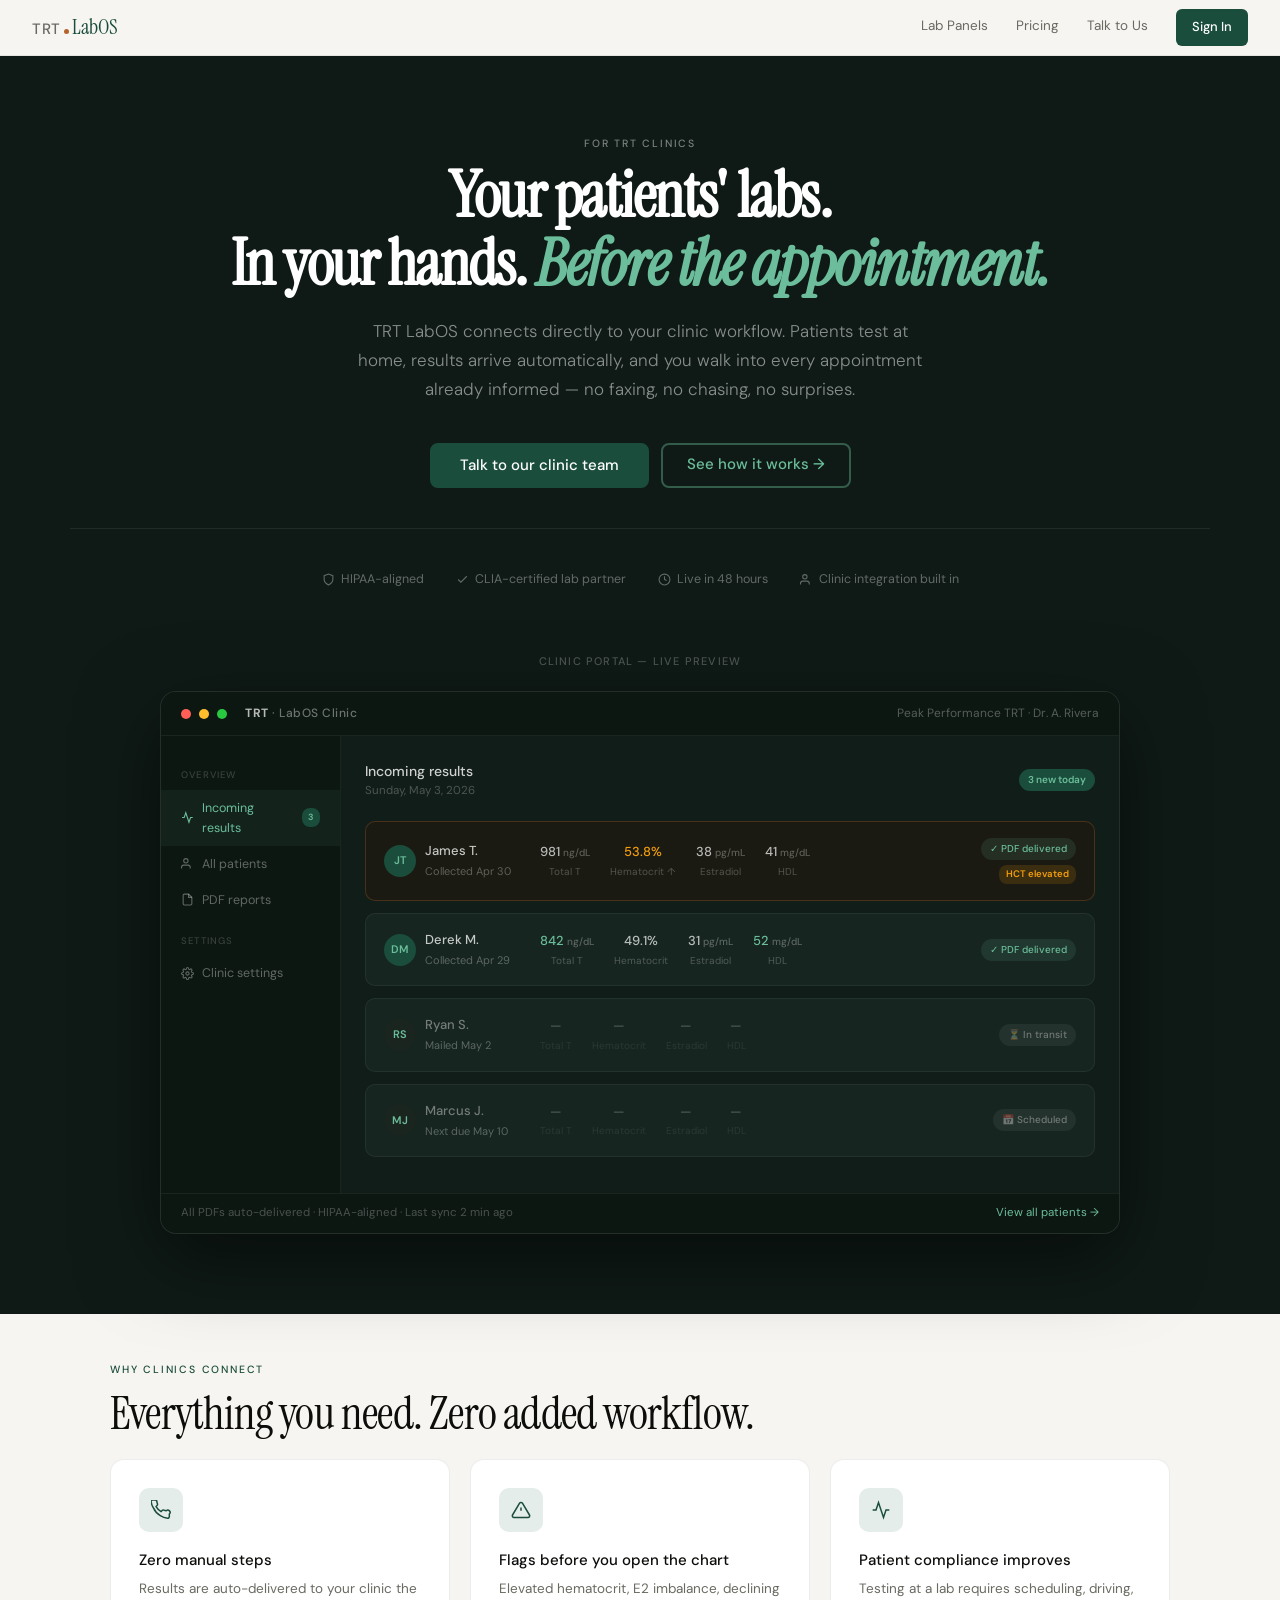
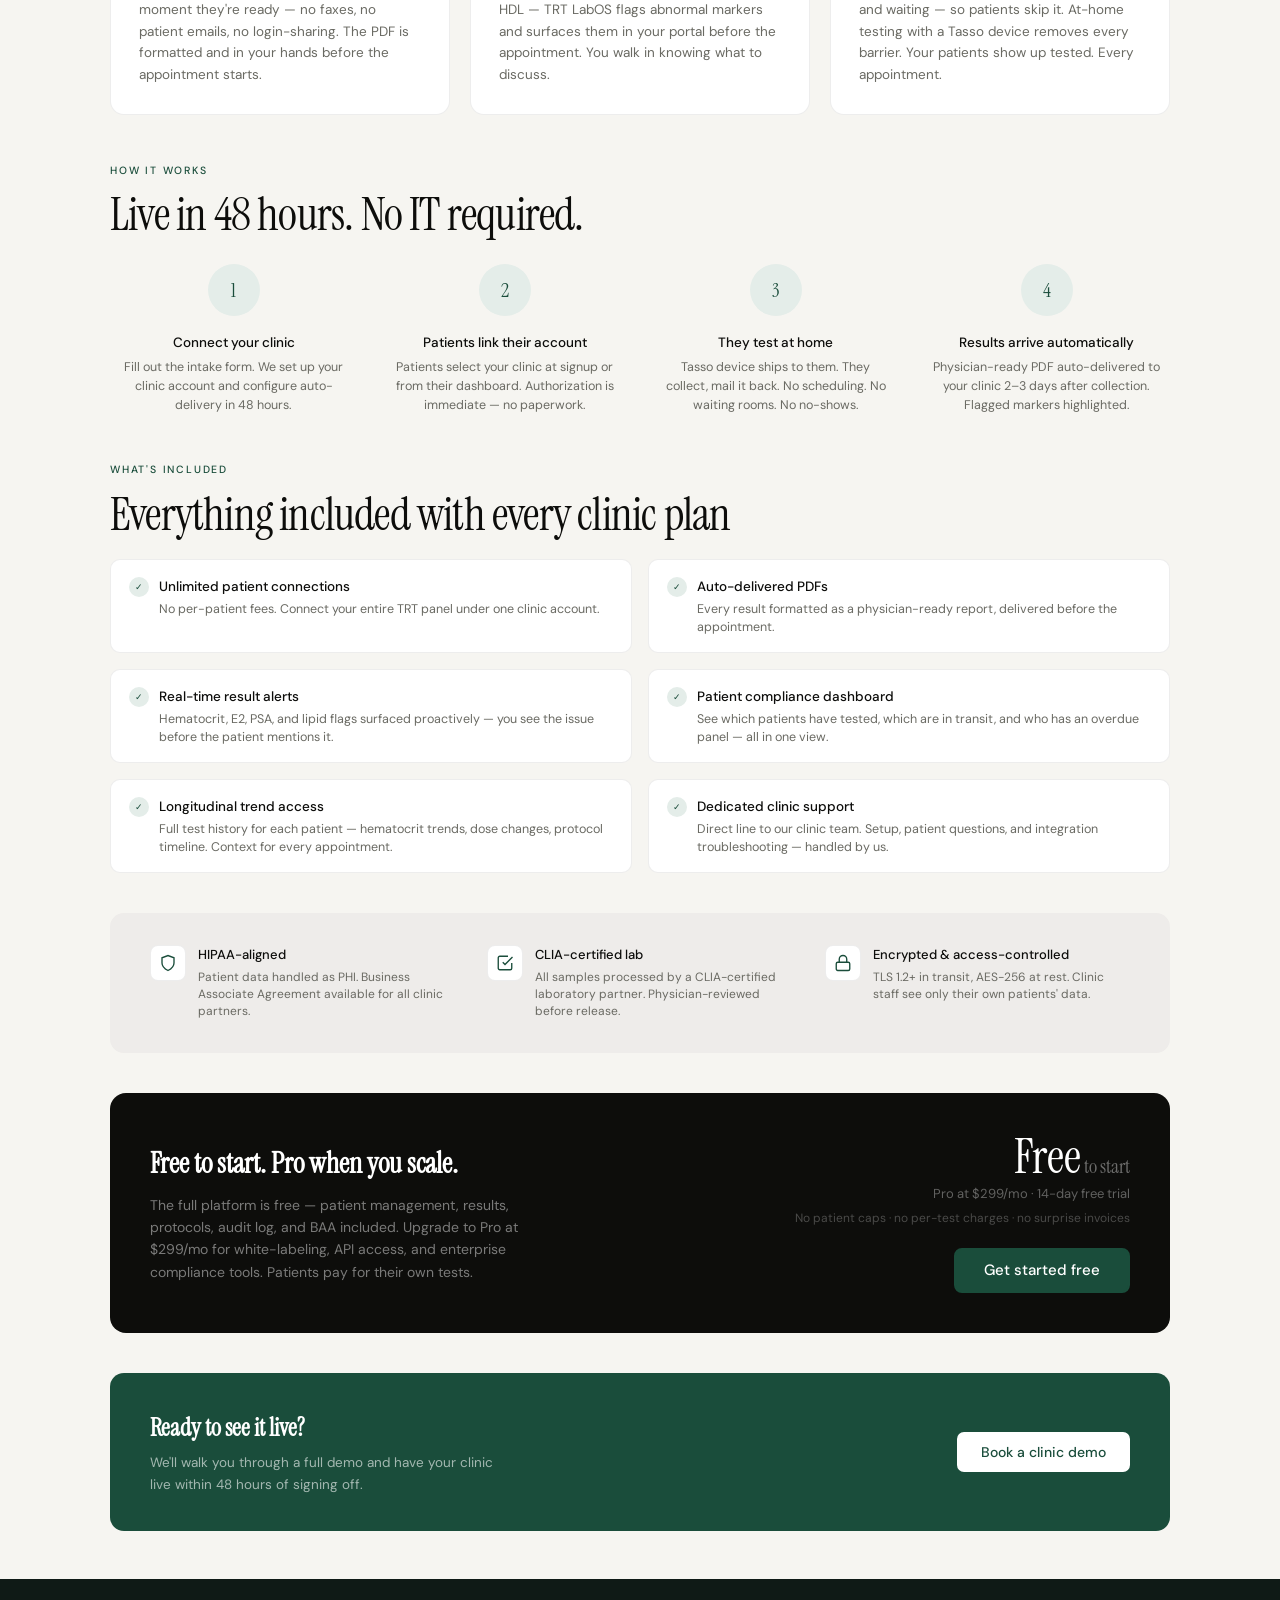
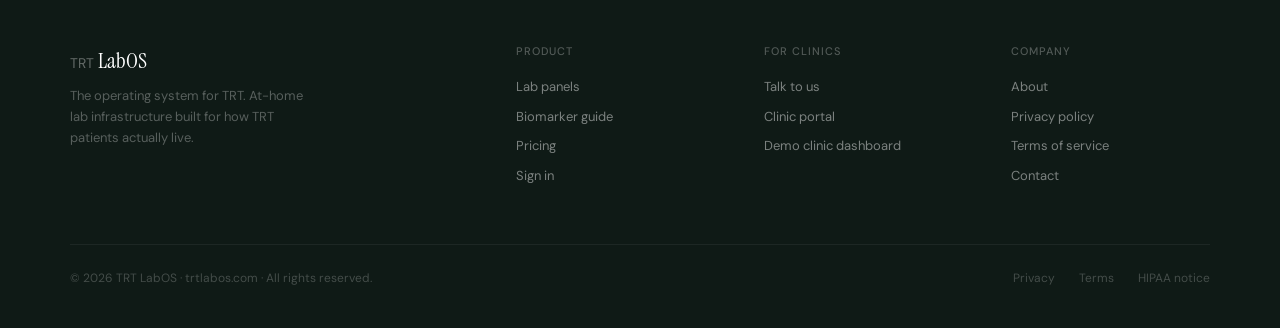
<file: clinic.html>
<!DOCTYPE html>
<html lang="en">
<head>
<meta charset="UTF-8">
<meta name="viewport" content="width=device-width, initial-scale=1.0">
<title>Clinic Portal — TRT LabOS</title>
<meta name="description" content="TRT LabOS for clinics — automatic lab delivery, patient monitoring, and physician-ready PDFs before every appointment. Live in 48 hours.">
<link rel="preconnect" href="https://fonts.googleapis.com">
<link rel="preconnect" href="https://fonts.gstatic.com" crossorigin>
<link rel="stylesheet" href="https://fonts.googleapis.com/css2?family=Instrument+Serif:ital@0;1&family=DM+Sans:wght@300;400;500&display=swap">
<link rel="stylesheet" href="styles.css?v=2">
<style>
/* ── CLINIC HERO ── */
.clinic-hero{background:#0F1A16;padding:5rem 2.5rem 4rem;text-align:center;}
.clinic-hero .eyebrow{color:rgba(255,255,255,0.45);}
.clinic-hero h1{font-family:'Instrument Serif',serif;font-size:clamp(38px,5.5vw,64px);color:#ffffff;letter-spacing:-1.5px;line-height:1.05;margin-bottom:1.25rem;}
.clinic-hero h1 em{font-style:italic;color:#6BBD9B;}
.clinic-hero p{font-size:17px;color:rgba(255,255,255,0.5);max-width:580px;margin:0 auto 2.5rem;line-height:1.7;font-weight:300;}
.clinic-hero-actions{display:flex;gap:12px;justify-content:center;flex-wrap:wrap;}
.btn-green-outline{display:inline-block;background:transparent;color:#6BBD9B;border:2px solid rgba(107,189,155,0.4);padding:12px 24px;border-radius:8px;font-size:15px;font-family:'DM Sans',sans-serif;font-weight:500;text-decoration:none;transition:all 0.15s;line-height:1;}
.btn-green-outline:hover{border-color:#6BBD9B;background:rgba(107,189,155,0.08);}
.clinic-trust-row{display:flex;align-items:center;justify-content:center;gap:2rem;flex-wrap:wrap;margin-top:2.5rem;padding-top:2.5rem;border-top:1px solid rgba(255,255,255,0.07);}
.clinic-trust-item{font-size:12.5px;color:rgba(255,255,255,0.35);display:flex;align-items:center;gap:6px;}

/* ── MOCK PORTAL UI ── */
.portal-demo-wrap{background:#0F1A16;padding:0 2.5rem 5rem;}
.portal-demo-label{text-align:center;font-size:11px;font-weight:500;letter-spacing:1.2px;text-transform:uppercase;color:rgba(255,255,255,0.25);margin-bottom:1.25rem;}
.portal-shell{background:#111D18;border:1px solid rgba(255,255,255,0.08);border-radius:16px;overflow:hidden;max-width:960px;margin:0 auto;box-shadow:0 24px 80px rgba(0,0,0,0.5);}
.portal-topbar{background:#0D1712;border-bottom:1px solid rgba(255,255,255,0.06);padding:0 1.25rem;height:44px;display:flex;align-items:center;justify-content:space-between;}
.ptb-left{display:flex;align-items:center;gap:8px;}
.ptb-dot{width:10px;height:10px;border-radius:50%;}
.ptb-logo{font-size:12px;font-weight:500;color:rgba(255,255,255,0.4);margin-left:10px;letter-spacing:0.5px;}
.ptb-logo strong{color:rgba(255,255,255,0.7);}
.ptb-clinic{font-size:12px;color:rgba(255,255,255,0.3);}
.portal-body{display:grid;grid-template-columns:180px 1fr;}
.portal-sidebar{background:#0D1712;border-right:1px solid rgba(255,255,255,0.06);padding:1rem 0;}
.psb-item{padding:8px 1.25rem;font-size:12.5px;color:rgba(255,255,255,0.35);cursor:pointer;display:flex;align-items:center;gap:8px;}
.psb-item.active{color:#6BBD9B;background:rgba(107,189,155,0.07);}
.psb-badge{background:#1A4D3B;color:#6BBD9B;font-size:9px;font-weight:600;padding:2px 6px;border-radius:8px;margin-left:auto;}
.psb-section{font-size:9.5px;font-weight:500;letter-spacing:1.2px;text-transform:uppercase;color:rgba(255,255,255,0.18);padding:1rem 1.25rem 0.4rem;}
.portal-main{padding:1.5rem;}
.pm-header{display:flex;align-items:center;justify-content:space-between;margin-bottom:1.25rem;}
.pm-title{font-size:14px;font-weight:500;color:rgba(255,255,255,0.8);}
.pm-badge{background:#1A4D3B;color:#6BBD9B;font-size:10px;font-weight:600;padding:3px 9px;border-radius:20px;}
.pm-date{font-size:11.5px;color:rgba(255,255,255,0.25);}
.result-card{background:#162520;border:1px solid rgba(255,255,255,0.06);border-radius:10px;padding:1rem 1.1rem;margin-bottom:0.75rem;display:grid;grid-template-columns:140px 1fr auto;align-items:center;gap:1rem;}
.result-card.flagged{border-color:rgba(181,99,42,0.3);background:#1A1A12;}
.rc-patient{display:flex;align-items:center;gap:9px;}
.rc-avatar{width:32px;height:32px;border-radius:50%;background:#1A4D3B;display:flex;align-items:center;justify-content:center;font-size:11px;font-weight:600;color:#6BBD9B;flex-shrink:0;}
.rc-name{font-size:13px;font-weight:500;color:rgba(255,255,255,0.75);}
.rc-date{font-size:11px;color:rgba(255,255,255,0.3);margin-top:1px;}
.rc-values{display:flex;gap:1.25rem;}
.rc-val{text-align:center;}
.rc-num{font-size:13px;font-weight:500;color:rgba(255,255,255,0.7);}
.rc-num.flag-amber{color:#F59E0B;}
.rc-num.flag-ok{color:#6BBD9B;}
.rc-lbl{font-size:10px;color:rgba(255,255,255,0.25);margin-top:1px;}
.rc-status{display:flex;flex-direction:column;align-items:flex-end;gap:5px;}
.status-chip{font-size:10px;font-weight:500;padding:3px 9px;border-radius:20px;white-space:nowrap;}
.chip-delivered{background:rgba(107,189,155,0.12);color:#6BBD9B;}
.chip-transit{background:rgba(255,255,255,0.06);color:rgba(255,255,255,0.35);}
.chip-scheduled{background:rgba(255,255,255,0.06);color:rgba(255,255,255,0.35);}
.flag-chip{font-size:9.5px;font-weight:600;padding:2px 7px;border-radius:8px;background:rgba(245,158,11,0.15);color:#F59E0B;}
.rc-pending{display:flex;align-items:center;gap:9px;opacity:0.45;}
.rc-pending-text{font-size:12px;color:rgba(255,255,255,0.5);}
.portal-footer-bar{background:#0D1712;border-top:1px solid rgba(255,255,255,0.06);padding:10px 1.25rem;display:flex;align-items:center;justify-content:space-between;}
.pfb-text{font-size:11.5px;color:rgba(255,255,255,0.25);}
.pfb-link{font-size:11.5px;color:#6BBD9B;text-decoration:none;}

/* ── VALUE PROPS ── */
.clinic-props{display:grid;grid-template-columns:repeat(3,1fr);gap:1.25rem;margin-bottom:3rem;}
.clinic-prop{background:#ffffff;border:1px solid var(--border);border-radius:14px;padding:1.75rem;}
.cp-icon{width:44px;height:44px;border-radius:10px;background:#E4EDE9;display:flex;align-items:center;justify-content:center;margin-bottom:1rem;}
.clinic-prop h3{font-size:15px;font-weight:500;color:var(--ink);margin-bottom:6px;}
.clinic-prop p{font-size:13.5px;color:var(--muted);line-height:1.6;}

/* ── HOW IT WORKS (clinic) ── */
.clinic-steps{display:grid;grid-template-columns:repeat(4,1fr);gap:1.5rem;margin-bottom:3rem;}
.clinic-step{text-align:center;padding:0 0.5rem;}
.cs-circle{width:52px;height:52px;border-radius:50%;background:#E4EDE9;display:flex;align-items:center;justify-content:center;margin:0 auto 1rem;font-family:'Instrument Serif',serif;font-size:20px;color:#1A4D3B;}
.clinic-step h4{font-size:13.5px;font-weight:500;color:var(--ink);margin-bottom:5px;}
.clinic-step p{font-size:12.5px;color:var(--muted);line-height:1.5;}

/* ── INCLUDES GRID ── */
.includes-grid{display:grid;grid-template-columns:1fr 1fr;gap:1rem;margin-bottom:2.5rem;}
.include-item{display:flex;align-items:flex-start;gap:10px;padding:1rem 1.1rem;background:#ffffff;border:1px solid var(--border);border-radius:10px;}
.inc-chk{width:20px;height:20px;border-radius:50%;background:#E4EDE9;color:#1A4D3B;display:flex;align-items:center;justify-content:center;font-size:9px;flex-shrink:0;margin-top:1px;}
.include-item h4{font-size:13.5px;font-weight:500;color:var(--ink);margin-bottom:2px;}
.include-item p{font-size:12.5px;color:var(--muted);line-height:1.45;}

/* ── COMPLIANCE ── */
.compliance-band{background:#EEECEA;border-radius:14px;padding:2rem 2.5rem;display:grid;grid-template-columns:1fr 1fr 1fr;gap:2rem;margin-bottom:2.5rem;}
.comp-item{display:flex;align-items:flex-start;gap:12px;}
.comp-icon{width:36px;height:36px;border-radius:8px;background:#ffffff;border:1px solid var(--border);display:flex;align-items:center;justify-content:center;flex-shrink:0;}
.comp-item h4{font-size:13px;font-weight:500;color:var(--ink);margin-bottom:3px;}
.comp-item p{font-size:12px;color:var(--muted);line-height:1.45;}

/* ── PRICING BAND ── */
.clinic-pricing{background:#0D0D0B;border-radius:16px;padding:2.5rem;display:flex;align-items:center;justify-content:space-between;gap:2rem;margin-bottom:2.5rem;}
.cp-left h3{font-family:'Instrument Serif',serif;font-size:28px;color:#ffffff;margin-bottom:0.4rem;}
.cp-left p{font-size:14px;color:rgba(255,255,255,0.45);max-width:400px;line-height:1.6;}
.cp-right{text-align:right;flex-shrink:0;}
.cp-price{font-family:'Instrument Serif',serif;font-size:48px;color:#ffffff;line-height:1;}
.cp-per{font-size:13px;color:rgba(255,255,255,0.35);margin-top:3px;}
.cp-note{font-size:12px;color:rgba(255,255,255,0.25);margin-top:4px;}

@media(max-width:640px){
  .clinic-props,.clinic-steps,.includes-grid,.compliance-band{grid-template-columns:1fr;}
  .portal-body{grid-template-columns:1fr;}
  .portal-sidebar{display:none;}
  .result-card{grid-template-columns:1fr;gap:0.75rem;}
  .rc-values{flex-wrap:wrap;}
  .clinic-pricing{flex-direction:column;text-align:left;}
  .cp-right{text-align:left;}
}
</style>
</head>
<body>

<nav class="nav">
  <a href="/" class="nav-logo"><span class="nav-trt">TRT</span><div class="nav-dot"></div><span class="nav-labos">LabOS</span></a>
  <div class="nav-links">
    <a href="/panels.html">Lab Panels</a>
    <a href="/pricing.html">Pricing</a>
    <a href="/contact.html">Talk to Us</a>
    <a href="https://app.trtlabos.com/auth/login" class="nav-cta">Sign In</a>
  </div>
  <div class="hamburger" id="hamburger" onclick="toggleMenu()"><span></span><span></span><span></span></div>
</nav>
<div class="mobile-menu" id="mobile-menu">
  <a href="/panels.html">Lab Panels</a>
  <a href="/pricing.html">Pricing</a>
  <a href="/contact.html">Talk to Us</a>
  <a href="/about.html">About</a>
  <a href="https://app.trtlabos.com/auth/login" class="mob-cta">Sign In</a>
</div>

<!-- HERO -->
<section class="clinic-hero">
  <div class="page-hero-inner">
    <div class="eyebrow">For TRT clinics</div>
    <h1>Your patients' labs.<br>In your hands. <em>Before the appointment.</em></h1>
    <p>TRT LabOS connects directly to your clinic workflow. Patients test at home, results arrive automatically, and you walk into every appointment already informed — no faxing, no chasing, no surprises.</p>
    <div class="clinic-hero-actions">
      <a href="/contact.html" class="btn-primary">Talk to our clinic team</a>
      <a href="#how-it-works" class="btn-green-outline">See how it works →</a>
    </div>
    <div class="clinic-trust-row">
      <div class="clinic-trust-item"><svg width="13" height="13" viewBox="0 0 24 24" fill="none" stroke="currentColor" stroke-width="2"><path d="M12 22s8-4 8-10V5l-8-3-8 3v7c0 6 8 10 8 10z"/></svg>HIPAA-aligned</div>
      <div class="clinic-trust-item"><svg width="13" height="13" viewBox="0 0 24 24" fill="none" stroke="currentColor" stroke-width="2"><polyline points="20 6 9 17 4 12"/></svg>CLIA-certified lab partner</div>
      <div class="clinic-trust-item"><svg width="13" height="13" viewBox="0 0 24 24" fill="none" stroke="currentColor" stroke-width="2"><circle cx="12" cy="12" r="10"/><polyline points="12 6 12 12 16 14"/></svg>Live in 48 hours</div>
      <div class="clinic-trust-item"><svg width="13" height="13" viewBox="0 0 24 24" fill="none" stroke="currentColor" stroke-width="2"><path d="M17 21v-2a4 4 0 00-4-4H5a4 4 0 00-4 4v2"/><circle cx="9" cy="7" r="4"/></svg>Clinic integration built in</div>
    </div>
  </div>
</section>

<!-- MOCK PORTAL UI -->
<div class="portal-demo-wrap">
  <div class="portal-demo-label">Clinic portal — live preview</div>
  <div class="portal-shell">
    <div class="portal-topbar">
      <div class="ptb-left">
        <div class="ptb-dot" style="background:#FF5F57;"></div>
        <div class="ptb-dot" style="background:#FFBD2E;"></div>
        <div class="ptb-dot" style="background:#28C840;"></div>
        <span class="ptb-logo"><strong>TRT</strong> · LabOS Clinic</span>
      </div>
      <span class="ptb-clinic">Peak Performance TRT · Dr. A. Rivera</span>
    </div>
    <div class="portal-body">
      <div class="portal-sidebar">
        <div class="psb-section">Overview</div>
        <div class="psb-item active">
          <svg width="13" height="13" viewBox="0 0 24 24" fill="none" stroke="currentColor" stroke-width="2"><path d="M22 12h-4l-3 9L9 3l-3 9H2"/></svg>
          Incoming results <span class="psb-badge">3</span>
        </div>
        <div class="psb-item">
          <svg width="13" height="13" viewBox="0 0 24 24" fill="none" stroke="currentColor" stroke-width="2"><path d="M17 21v-2a4 4 0 00-4-4H5a4 4 0 00-4 4v2"/><circle cx="9" cy="7" r="4"/></svg>
          All patients
        </div>
        <div class="psb-item">
          <svg width="13" height="13" viewBox="0 0 24 24" fill="none" stroke="currentColor" stroke-width="2"><path d="M14 2H6a2 2 0 00-2 2v16a2 2 0 002 2h12a2 2 0 002-2V8z"/><polyline points="14 2 14 8 20 8"/></svg>
          PDF reports
        </div>
        <div class="psb-section">Settings</div>
        <div class="psb-item">
          <svg width="13" height="13" viewBox="0 0 24 24" fill="none" stroke="currentColor" stroke-width="2"><circle cx="12" cy="12" r="3"/><path d="M19.4 15a1.65 1.65 0 00.33 1.82l.06.06a2 2 0 010 2.83 2 2 0 01-2.83 0l-.06-.06a1.65 1.65 0 00-1.82-.33 1.65 1.65 0 00-1 1.51V21a2 2 0 01-4 0v-.09A1.65 1.65 0 009 19.4a1.65 1.65 0 00-1.82.33l-.06.06a2 2 0 01-2.83-2.83l.06-.06A1.65 1.65 0 004.68 15a1.65 1.65 0 00-1.51-1H3a2 2 0 010-4h.09A1.65 1.65 0 004.6 9a1.65 1.65 0 00-.33-1.82l-.06-.06a2 2 0 012.83-2.83l.06.06A1.65 1.65 0 009 4.68a1.65 1.65 0 001-1.51V3a2 2 0 014 0v.09a1.65 1.65 0 001 1.51 1.65 1.65 0 001.82-.33l.06-.06a2 2 0 012.83 2.83l-.06.06A1.65 1.65 0 0019.4 9a1.65 1.65 0 001.51 1H21a2 2 0 010 4h-.09a1.65 1.65 0 00-1.51 1z"/></svg>
          Clinic settings
        </div>
      </div>
      <div class="portal-main">
        <div class="pm-header">
          <div>
            <div class="pm-title">Incoming results</div>
            <div class="pm-date">Sunday, May 3, 2026</div>
          </div>
          <div class="pm-badge">3 new today</div>
        </div>

        <!-- Patient 1 — flagged hematocrit -->
        <div class="result-card flagged">
          <div class="rc-patient">
            <div class="rc-avatar">JT</div>
            <div>
              <div class="rc-name">James T.</div>
              <div class="rc-date">Collected Apr 30</div>
            </div>
          </div>
          <div class="rc-values">
            <div class="rc-val"><div class="rc-num">981 <span style="font-size:10px;color:rgba(255,255,255,0.3);">ng/dL</span></div><div class="rc-lbl">Total T</div></div>
            <div class="rc-val"><div class="rc-num flag-amber">53.8%</div><div class="rc-lbl">Hematocrit ↑</div></div>
            <div class="rc-val"><div class="rc-num">38 <span style="font-size:10px;color:rgba(255,255,255,0.3);">pg/mL</span></div><div class="rc-lbl">Estradiol</div></div>
            <div class="rc-val"><div class="rc-num">41 <span style="font-size:10px;color:rgba(255,255,255,0.3);">mg/dL</span></div><div class="rc-lbl">HDL</div></div>
          </div>
          <div class="rc-status">
            <div class="status-chip chip-delivered">✓ PDF delivered</div>
            <div class="flag-chip">HCT elevated</div>
          </div>
        </div>

        <!-- Patient 2 — clean -->
        <div class="result-card">
          <div class="rc-patient">
            <div class="rc-avatar">DM</div>
            <div>
              <div class="rc-name">Derek M.</div>
              <div class="rc-date">Collected Apr 29</div>
            </div>
          </div>
          <div class="rc-values">
            <div class="rc-val"><div class="rc-num flag-ok">842 <span style="font-size:10px;color:rgba(255,255,255,0.3);">ng/dL</span></div><div class="rc-lbl">Total T</div></div>
            <div class="rc-val"><div class="rc-num">49.1%</div><div class="rc-lbl">Hematocrit</div></div>
            <div class="rc-val"><div class="rc-num">31 <span style="font-size:10px;color:rgba(255,255,255,0.3);">pg/mL</span></div><div class="rc-lbl">Estradiol</div></div>
            <div class="rc-val"><div class="rc-num flag-ok">52 <span style="font-size:10px;color:rgba(255,255,255,0.3);">mg/dL</span></div><div class="rc-lbl">HDL</div></div>
          </div>
          <div class="rc-status">
            <div class="status-chip chip-delivered">✓ PDF delivered</div>
          </div>
        </div>

        <!-- Patient 3 — in transit -->
        <div class="result-card">
          <div class="rc-patient">
            <div class="rc-avatar" style="background:#1A2520;">RS</div>
            <div>
              <div class="rc-name" style="color:rgba(255,255,255,0.4);">Ryan S.</div>
              <div class="rc-date">Mailed May 2</div>
            </div>
          </div>
          <div class="rc-values" style="opacity:0.35;">
            <div class="rc-val"><div class="rc-num">— </div><div class="rc-lbl">Total T</div></div>
            <div class="rc-val"><div class="rc-num">—</div><div class="rc-lbl">Hematocrit</div></div>
            <div class="rc-val"><div class="rc-num">—</div><div class="rc-lbl">Estradiol</div></div>
            <div class="rc-val"><div class="rc-num">—</div><div class="rc-lbl">HDL</div></div>
          </div>
          <div class="rc-status">
            <div class="status-chip chip-transit">⏳ In transit</div>
          </div>
        </div>

        <!-- Patient 4 — scheduled -->
        <div class="result-card">
          <div class="rc-patient">
            <div class="rc-avatar" style="background:#1A2520;">MJ</div>
            <div>
              <div class="rc-name" style="color:rgba(255,255,255,0.4);">Marcus J.</div>
              <div class="rc-date">Next due May 10</div>
            </div>
          </div>
          <div class="rc-values" style="opacity:0.35;">
            <div class="rc-val"><div class="rc-num">—</div><div class="rc-lbl">Total T</div></div>
            <div class="rc-val"><div class="rc-num">—</div><div class="rc-lbl">Hematocrit</div></div>
            <div class="rc-val"><div class="rc-num">—</div><div class="rc-lbl">Estradiol</div></div>
            <div class="rc-val"><div class="rc-num">—</div><div class="rc-lbl">HDL</div></div>
          </div>
          <div class="rc-status">
            <div class="status-chip chip-scheduled">📅 Scheduled</div>
          </div>
        </div>

      </div>
    </div>
    <div class="portal-footer-bar">
      <span class="pfb-text">All PDFs auto-delivered · HIPAA-aligned · Last sync 2 min ago</span>
      <a href="#" class="pfb-link">View all patients →</a>
    </div>
  </div>
</div>

<!-- VALUE PROPS -->
<section class="wrap">
  <div class="eyebrow">Why clinics connect</div>
  <div class="sec-title" style="margin-bottom:1.25rem;">Everything you need. Zero added workflow.</div>
  <div class="clinic-props">
    <div class="clinic-prop">
      <div class="cp-icon"><svg width="20" height="20" viewBox="0 0 24 24" fill="none" stroke="#1A4D3B" stroke-width="1.8"><path d="M22 16.92v3a2 2 0 01-2.18 2 19.79 19.79 0 01-8.63-3.07A19.5 19.5 0 013.07 9.81a19.79 19.79 0 01-3.07-8.63A2 2 0 012 0h3a2 2 0 012 1.72c.127.96.361 1.903.7 2.81a2 2 0 01-.45 2.11L6.09 7.91a16 16 0 006 6l1.27-1.27a2 2 0 012.11-.45c.907.339 1.85.573 2.81.7A2 2 0 0122 16.92z"/></svg></div>
      <h3>Zero manual steps</h3>
      <p>Results are auto-delivered to your clinic the moment they're ready — no faxes, no patient emails, no login-sharing. The PDF is formatted and in your hands before the appointment starts.</p>
    </div>
    <div class="clinic-prop">
      <div class="cp-icon"><svg width="20" height="20" viewBox="0 0 24 24" fill="none" stroke="#1A4D3B" stroke-width="1.8"><path d="M10.29 3.86L1.82 18a2 2 0 001.71 3h16.94a2 2 0 001.71-3L13.71 3.86a2 2 0 00-3.42 0z"/><line x1="12" y1="9" x2="12" y2="13"/><line x1="12" y1="17" x2="12.01" y2="17"/></svg></div>
      <h3>Flags before you open the chart</h3>
      <p>Elevated hematocrit, E2 imbalance, declining HDL — TRT LabOS flags abnormal markers and surfaces them in your portal before the appointment. You walk in knowing what to discuss.</p>
    </div>
    <div class="clinic-prop">
      <div class="cp-icon"><svg width="20" height="20" viewBox="0 0 24 24" fill="none" stroke="#1A4D3B" stroke-width="1.8"><polyline points="22 12 18 12 15 21 9 3 6 12 2 12"/></svg></div>
      <h3>Patient compliance improves</h3>
      <p>Testing at a lab requires scheduling, driving, and waiting — so patients skip it. At-home testing with a Tasso device removes every barrier. Your patients show up tested. Every appointment.</p>
    </div>
  </div>

  <!-- HOW IT WORKS -->
  <div id="how-it-works" class="eyebrow" style="scroll-margin-top:80px;">How it works</div>
  <div class="sec-title" style="margin-bottom:1.5rem;">Live in 48 hours. No IT required.</div>
  <div class="clinic-steps">
    <div class="clinic-step">
      <div class="cs-circle">1</div>
      <h4>Connect your clinic</h4>
      <p>Fill out the intake form. We set up your clinic account and configure auto-delivery in 48 hours.</p>
    </div>
    <div class="clinic-step">
      <div class="cs-circle">2</div>
      <h4>Patients link their account</h4>
      <p>Patients select your clinic at signup or from their dashboard. Authorization is immediate — no paperwork.</p>
    </div>
    <div class="clinic-step">
      <div class="cs-circle">3</div>
      <h4>They test at home</h4>
      <p>Tasso device ships to them. They collect, mail it back. No scheduling. No waiting rooms. No no-shows.</p>
    </div>
    <div class="clinic-step">
      <div class="cs-circle">4</div>
      <h4>Results arrive automatically</h4>
      <p>Physician-ready PDF auto-delivered to your clinic 2–3 days after collection. Flagged markers highlighted.</p>
    </div>
  </div>

  <!-- WHAT'S INCLUDED -->
  <div class="eyebrow">What's included</div>
  <div class="sec-title" style="margin-bottom:1.25rem;">Everything included with every clinic plan</div>
  <div class="includes-grid">
    <div class="include-item"><div class="inc-chk">✓</div><div><h4>Unlimited patient connections</h4><p>No per-patient fees. Connect your entire TRT panel under one clinic account.</p></div></div>
    <div class="include-item"><div class="inc-chk">✓</div><div><h4>Auto-delivered PDFs</h4><p>Every result formatted as a physician-ready report, delivered before the appointment.</p></div></div>
    <div class="include-item"><div class="inc-chk">✓</div><div><h4>Real-time result alerts</h4><p>Hematocrit, E2, PSA, and lipid flags surfaced proactively — you see the issue before the patient mentions it.</p></div></div>
    <div class="include-item"><div class="inc-chk">✓</div><div><h4>Patient compliance dashboard</h4><p>See which patients have tested, which are in transit, and who has an overdue panel — all in one view.</p></div></div>
    <div class="include-item"><div class="inc-chk">✓</div><div><h4>Longitudinal trend access</h4><p>Full test history for each patient — hematocrit trends, dose changes, protocol timeline. Context for every appointment.</p></div></div>
    <div class="include-item"><div class="inc-chk">✓</div><div><h4>Dedicated clinic support</h4><p>Direct line to our clinic team. Setup, patient questions, and integration troubleshooting — handled by us.</p></div></div>
  </div>

  <!-- COMPLIANCE -->
  <div class="compliance-band">
    <div class="comp-item">
      <div class="comp-icon"><svg width="18" height="18" viewBox="0 0 24 24" fill="none" stroke="#1A4D3B" stroke-width="1.8"><path d="M12 22s8-4 8-10V5l-8-3-8 3v7c0 6 8 10 8 10z"/></svg></div>
      <div><h4>HIPAA-aligned</h4><p>Patient data handled as PHI. Business Associate Agreement available for all clinic partners.</p></div>
    </div>
    <div class="comp-item">
      <div class="comp-icon"><svg width="18" height="18" viewBox="0 0 24 24" fill="none" stroke="#1A4D3B" stroke-width="1.8"><polyline points="9 11 12 14 22 4"/><path d="M21 12v7a2 2 0 01-2 2H5a2 2 0 01-2-2V5a2 2 0 012-2h11"/></svg></div>
      <div><h4>CLIA-certified lab</h4><p>All samples processed by a CLIA-certified laboratory partner. Physician-reviewed before release.</p></div>
    </div>
    <div class="comp-item">
      <div class="comp-icon"><svg width="18" height="18" viewBox="0 0 24 24" fill="none" stroke="#1A4D3B" stroke-width="1.8"><rect x="3" y="11" width="18" height="11" rx="2"/><path d="M7 11V7a5 5 0 0110 0v4"/></svg></div>
      <div><h4>Encrypted &amp; access-controlled</h4><p>TLS 1.2+ in transit, AES-256 at rest. Clinic staff see only their own patients' data.</p></div>
    </div>
  </div>

  <!-- PRICING -->
  <div class="clinic-pricing">
    <div class="cp-left">
      <h3>Free to start. Pro when you scale.</h3>
      <p>The full platform is free — patient management, results, protocols, audit log, and BAA included. Upgrade to Pro at $299/mo for white-labeling, API access, and enterprise compliance tools. Patients pay for their own tests.</p>
    </div>
    <div class="cp-right">
      <div class="cp-price">Free<span style="font-size:20px;color:rgba(255,255,255,0.4)"> to start</span></div>
      <div class="cp-per">Pro at $299/mo · 14-day free trial</div>
      <div class="cp-note">No patient caps · no per-test charges · no surprise invoices</div>
      <a href="https://app.trtlabos.com/auth/signup" class="btn-primary" style="margin-top:1.25rem;display:inline-block;">Get started free</a>
    </div>
  </div>

  <div class="cta-strip">
    <div><h3>Ready to see it live?</h3><p>We'll walk you through a full demo and have your clinic live within 48 hours of signing off.</p></div>
    <a href="/contact.html" class="btn-white">Book a clinic demo</a>
  </div>
</section>

<footer>
  <div class="footer-inner">
    <div class="footer-top">
      <div><div class="footer-logo"><span>TRT</span>LabOS</div><p class="footer-tagline">The operating system for TRT. At-home lab infrastructure built for how TRT patients actually live.</p></div>
      <div class="footer-col"><h4>Product</h4><a href="/panels.html">Lab panels</a><a href="/biomarkers.html">Biomarker guide</a><a href="/pricing.html">Pricing</a><a href="https://app.trtlabos.com/auth/login">Sign in</a></div>
      <div class="footer-col"><h4>For clinics</h4><a href="/contact.html">Talk to us</a><a href="/clinic.html">Clinic portal</a><a href="/demo-clinic-dashboard.html">Demo clinic dashboard</a></div>
      <div class="footer-col"><h4>Company</h4><a href="/about.html">About</a><a href="/privacy.html">Privacy policy</a><a href="/terms.html">Terms of service</a><a href="mailto:support@trtlabos.com">Contact</a></div>
    </div>
    <div class="footer-bottom">
      <p>© 2026 TRT LabOS · trtlabos.com · All rights reserved.</p>
      <div class="footer-legal"><a href="/privacy.html">Privacy</a><a href="/terms.html">Terms</a><a href="/privacy.html#hipaa">HIPAA notice</a></div>
    </div>
  </div>
</footer>

<script>
function toggleMenu(){
  var h=document.getElementById('hamburger'),m=document.getElementById('mobile-menu');
  h.classList.toggle('open'); m.classList.toggle('open');
}
</script>
<script>
(function(){
  var m=document.cookie.match('(^|;)\s*trtl_display\s*=\s*([^;]+)');
  var name=m?decodeURIComponent(m.pop()):'';
  if(!name)return;
  var nc=document.querySelector('.nav-cta');
  if(nc){nc.textContent='My Dashboard →';nc.href='https://app.trtlabos.com/dashboard';}
  var mc=document.querySelector('.mob-cta');
  if(mc){mc.textContent='My Dashboard';mc.href='https://app.trtlabos.com/dashboard';}
})();
</script>
</body>
</html>
</file>
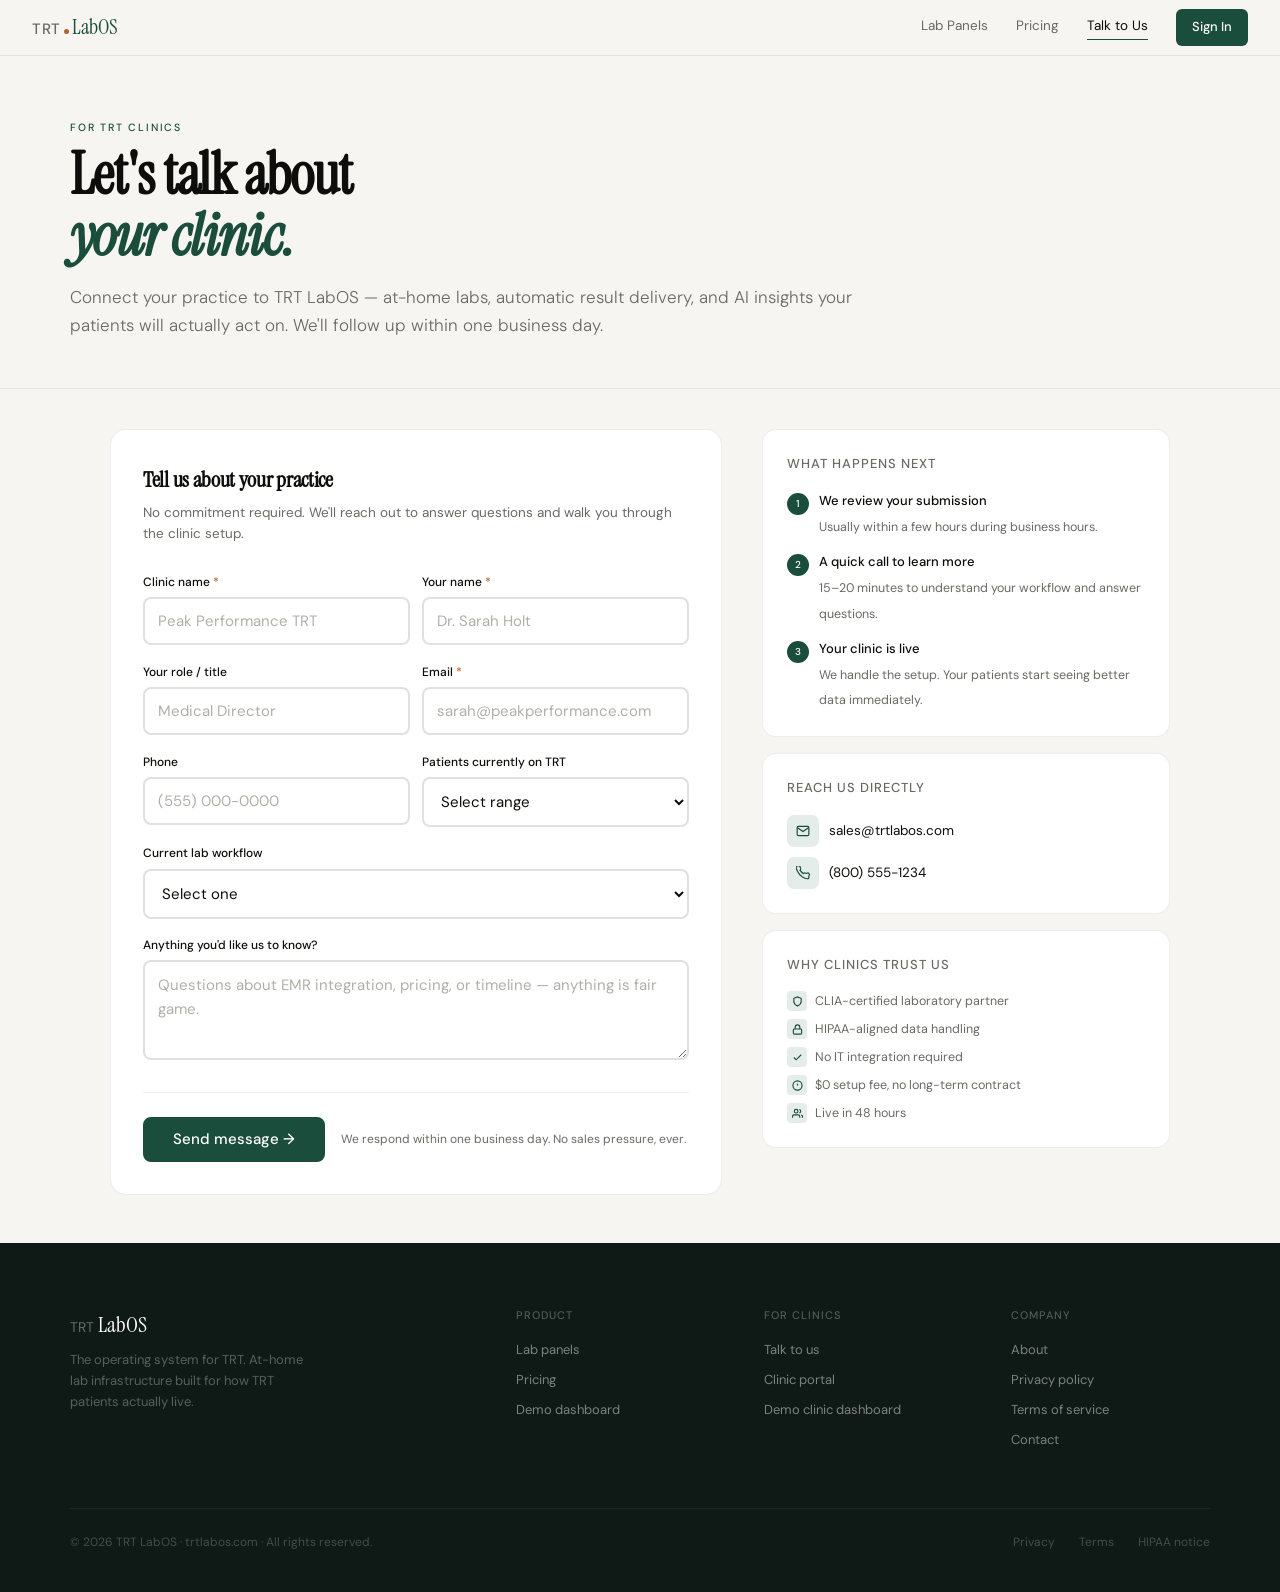
<file: contact.html>
<!DOCTYPE html>
<html lang="en">
<head>
<meta charset="UTF-8">
<meta name="viewport" content="width=device-width, initial-scale=1.0">
<title>Talk to Us — TRT LabOS</title>
<meta name="description" content="Connect your TRT clinic to LabOS. Tell us about your practice and we'll follow up within one business day.">
<link rel="preconnect" href="https://fonts.googleapis.com">
<link rel="preconnect" href="https://fonts.gstatic.com" crossorigin>
<link rel="stylesheet" href="https://fonts.googleapis.com/css2?family=Instrument+Serif:ital@0;1&family=DM+Sans:wght@300;400;500&display=swap">
<link rel="stylesheet" href="styles.css?v=2">
<style>
.contact-layout{display:grid;grid-template-columns:3fr 2fr;gap:2.5rem;align-items:start;}
.form-card{background:#ffffff;border:1px solid var(--border);border-radius:16px;padding:2rem;}
.form-card h2{font-family:'Instrument Serif',serif;font-size:22px;color:var(--ink);letter-spacing:-0.3px;margin-bottom:0.35rem;}
.form-intro{font-size:13.5px;color:var(--muted);margin-bottom:1.75rem;line-height:1.55;}
.form-group{margin-bottom:1.1rem;}
.form-row{display:grid;grid-template-columns:1fr 1fr;gap:12px;margin-bottom:1.1rem;}
.form-label{font-size:12px;font-weight:500;color:var(--ink);display:block;margin-bottom:5px;}
.form-label .req{color:var(--warm);}
.form-input{width:100%;padding:12px 13px;border:2px solid rgba(0,0,0,0.12);border-radius:8px;font-size:15px;font-family:'DM Sans',sans-serif;color:var(--ink);background:#ffffff;outline:none;transition:border-color 0.15s;}
.form-input:focus{border-color:#1A4D3B;}
.form-input::placeholder{color:#B0B0A8;}
.form-select{width:100%;padding:12px 13px;border:2px solid rgba(0,0,0,0.12);border-radius:8px;font-size:15px;font-family:'DM Sans',sans-serif;color:var(--ink);background:#ffffff;outline:none;cursor:pointer;}
.form-select:focus{border-color:#1A4D3B;}
.form-textarea{width:100%;padding:12px 13px;border:2px solid rgba(0,0,0,0.12);border-radius:8px;font-size:15px;font-family:'DM Sans',sans-serif;color:var(--ink);background:#ffffff;outline:none;transition:border-color 0.15s;resize:vertical;min-height:100px;line-height:1.55;}
.form-textarea:focus{border-color:#1A4D3B;}
.form-textarea::placeholder{color:#B0B0A8;}
.form-hint{font-size:11.5px;color:var(--muted);margin-top:4px;}
.form-divider{border:none;border-top:1px solid var(--border);margin:1.5rem 0;}
.submit-row{display:flex;align-items:center;gap:1rem;margin-top:1.5rem;}
.submit-note{font-size:12px;color:var(--muted);line-height:1.4;}
.sidebar-block{background:#ffffff;border:1px solid var(--border);border-radius:14px;padding:1.5rem;margin-bottom:1rem;}
.sidebar-block:last-child{margin-bottom:0;}
.sidebar-block h3{font-size:13px;font-weight:500;text-transform:uppercase;letter-spacing:1px;color:var(--muted);margin-bottom:1rem;}
.next-step{display:flex;gap:10px;align-items:flex-start;margin-bottom:0.85rem;}
.next-step:last-child{margin-bottom:0;}
.ns-num{width:22px;height:22px;border-radius:50%;background:#1A4D3B;color:#ffffff;font-size:10px;font-weight:500;display:flex;align-items:center;justify-content:center;flex-shrink:0;margin-top:2px;}
.ns-body strong{display:block;font-size:13px;font-weight:500;color:var(--ink);margin-bottom:1px;}
.ns-body span{font-size:12.5px;color:var(--muted);line-height:1.45;}
.contact-link{display:flex;align-items:center;gap:10px;font-size:13.5px;color:var(--ink);text-decoration:none;margin-bottom:10px;}
.contact-link:last-child{margin-bottom:0;}
.contact-link:hover .cl-label{color:#1A4D3B;}
.cl-icon{width:32px;height:32px;border-radius:7px;background:#E4EDE9;display:flex;align-items:center;justify-content:center;flex-shrink:0;}
.cl-label{transition:color 0.15s;}
.trust-item-c{display:flex;align-items:center;gap:8px;font-size:12.5px;color:var(--muted);margin-bottom:8px;}
.trust-item-c:last-child{margin-bottom:0;}
.ti-icon{width:20px;height:20px;border-radius:4px;background:#E4EDE9;display:flex;align-items:center;justify-content:center;flex-shrink:0;}
.success-wrap{text-align:center;padding:2.5rem 1.5rem;}
.success-icon{width:56px;height:56px;border-radius:50%;background:#E4EDE9;display:flex;align-items:center;justify-content:center;margin:0 auto 1.25rem;}
.success-title{font-family:'Instrument Serif',serif;font-size:28px;color:var(--ink);letter-spacing:-0.3px;margin-bottom:0.5rem;}
.success-sub{font-size:14px;color:var(--muted);line-height:1.65;max-width:360px;margin:0 auto 1.75rem;}
@media(max-width:720px){.contact-layout{grid-template-columns:1fr;}}
@media(max-width:520px){.form-row{grid-template-columns:1fr;}.submit-row{flex-direction:column;align-items:stretch;text-align:center;}}
</style>
</head>
<body>

<nav class="nav">
  <a href="/" class="nav-logo"><span class="nav-trt">TRT</span><div class="nav-dot"></div><span class="nav-labos">LabOS</span></a>
  <div class="nav-links">
    <a href="/panels.html">Lab Panels</a>
    <a href="/pricing.html">Pricing</a>
    <a href="/contact.html" class="active">Talk to Us</a>
    <a href="https://app.trtlabos.com/auth/login" class="nav-cta">Sign In</a>
  </div>
  <div class="hamburger" id="hamburger" onclick="toggleMenu()"><span></span><span></span><span></span></div>
</nav>
<div class="mobile-menu" id="mobile-menu">
  <a href="/panels.html">Lab Panels</a>
  <a href="/pricing.html">Pricing</a>
  <a href="/contact.html">Talk to Us</a>
  <a href="/about.html">About</a>
  <a href="https://app.trtlabos.com/auth/login" class="mob-cta">Sign In</a>
</div>

<section class="page-hero">
  <div class="page-hero-inner">
    <div class="eyebrow">For TRT clinics</div>
    <h1>Let's talk about<br><em>your clinic.</em></h1>
    <p>Connect your practice to TRT LabOS — at-home labs, automatic result delivery, and AI insights your patients will actually act on. We'll follow up within one business day.</p>
  </div>
</section>

<div class="wrap" style="padding-top:2.5rem;">
  <div class="contact-layout">

    <div>
      <div class="form-card" id="form-card">
        <h2>Tell us about your practice</h2>
        <p class="form-intro">No commitment required. We'll reach out to answer questions and walk you through the clinic setup.</p>

        <form name="clinic-inquiry" method="POST" data-netlify="true" id="contact-form" novalidate>
          <input type="hidden" name="form-name" value="clinic-inquiry">

          <div class="form-row">
            <div>
              <label class="form-label" for="clinic-name">Clinic name <span class="req">*</span></label>
              <input class="form-input" type="text" id="clinic-name" name="clinic_name" placeholder="Peak Performance TRT" required>
            </div>
            <div>
              <label class="form-label" for="contact-name">Your name <span class="req">*</span></label>
              <input class="form-input" type="text" id="contact-name" name="contact_name" placeholder="Dr. Sarah Holt" required>
            </div>
          </div>

          <div class="form-row">
            <div>
              <label class="form-label" for="contact-role">Your role / title</label>
              <input class="form-input" type="text" id="contact-role" name="role" placeholder="Medical Director">
            </div>
            <div>
              <label class="form-label" for="contact-email">Email <span class="req">*</span></label>
              <input class="form-input" type="email" id="contact-email" name="email" placeholder="sarah@peakperformance.com" required>
            </div>
          </div>

          <div class="form-row">
            <div>
              <label class="form-label" for="contact-phone">Phone</label>
              <input class="form-input" type="tel" id="contact-phone" name="phone" placeholder="(555) 000-0000">
            </div>
            <div>
              <label class="form-label" for="trt-volume">Patients currently on TRT</label>
              <select class="form-select" id="trt-volume" name="trt_volume">
                <option value="">Select range</option>
                <option>Just getting started</option>
                <option>Under 50</option>
                <option>50 – 200</option>
                <option>200 – 500</option>
                <option>500+</option>
              </select>
            </div>
          </div>

          <div class="form-group">
            <label class="form-label" for="lab-workflow">Current lab workflow</label>
            <select class="form-select" id="lab-workflow" name="lab_workflow">
              <option value="">Select one</option>
              <option>Quest or Labcorp only</option>
              <option>In-house phlebotomy</option>
              <option>Other third-party lab</option>
              <option>No formal process yet</option>
            </select>
          </div>

          <div class="form-group">
            <label class="form-label" for="contact-message">Anything you'd like us to know?</label>
            <textarea class="form-textarea" id="contact-message" name="message" placeholder="Questions about EMR integration, pricing, or timeline — anything is fair game."></textarea>
          </div>

          <hr class="form-divider">

          <div class="submit-row">
            <button type="submit" class="btn-primary" id="submit-btn" style="white-space:nowrap;">Send message →</button>
            <p class="submit-note">We respond within one business day. No sales pressure, ever.</p>
          </div>
        </form>

        <div class="success-wrap" id="success-state" style="display:none;">
          <div class="success-icon">
            <svg width="24" height="24" viewBox="0 0 24 24" fill="none" stroke="#1A4D3B" stroke-width="2.5"><polyline points="20 6 9 17 4 12"/></svg>
          </div>
          <div class="success-title">Message received.</div>
          <p class="success-sub">Thanks for reaching out. Someone from our clinic team will be in touch within one business day — usually sooner.</p>
          <a href="/" class="btn-secondary">Back to home</a>
        </div>
      </div>
    </div>

    <div>
      <div class="sidebar-block">
        <h3>What happens next</h3>
        <div class="next-step">
          <div class="ns-num">1</div>
          <div class="ns-body"><strong>We review your submission</strong><span>Usually within a few hours during business hours.</span></div>
        </div>
        <div class="next-step">
          <div class="ns-num">2</div>
          <div class="ns-body"><strong>A quick call to learn more</strong><span>15–20 minutes to understand your workflow and answer questions.</span></div>
        </div>
        <div class="next-step">
          <div class="ns-num">3</div>
          <div class="ns-body"><strong>Your clinic is live</strong><span>We handle the setup. Your patients start seeing better data immediately.</span></div>
        </div>
      </div>

      <div class="sidebar-block">
        <h3>Reach us directly</h3>
        <a href="mailto:sales@trtlabos.com" class="contact-link">
          <div class="cl-icon">
            <svg width="14" height="14" viewBox="0 0 24 24" fill="none" stroke="#1A4D3B" stroke-width="2"><path d="M4 4h16c1.1 0 2 .9 2 2v12c0 1.1-.9 2-2 2H4c-1.1 0-2-.9-2-2V6c0-1.1.9-2 2-2z"/><polyline points="22,6 12,13 2,6"/></svg>
          </div>
          <span class="cl-label">sales@trtlabos.com</span>
        </a>
        <a href="tel:+18005551234" class="contact-link">
          <div class="cl-icon">
            <svg width="14" height="14" viewBox="0 0 24 24" fill="none" stroke="#1A4D3B" stroke-width="2"><path d="M22 16.92v3a2 2 0 01-2.18 2 19.79 19.79 0 01-8.63-3.07A19.5 19.5 0 013.07 9.81 19.79 19.79 0 01.22 1.2 2 2 0 012.22 0h3a2 2 0 012 1.72c.127.96.361 1.903.7 2.81a2 2 0 01-.45 2.11L6.91 7.09a16 16 0 006 6l.66-.66a2 2 0 012.11-.45c.907.339 1.85.573 2.81.7A2 2 0 0122 16.92z"/></svg>
          </div>
          <span class="cl-label">(800) 555-1234</span>
        </a>
      </div>

      <div class="sidebar-block">
        <h3>Why clinics trust us</h3>
        <div class="trust-item-c">
          <div class="ti-icon"><svg width="11" height="11" viewBox="0 0 24 24" fill="none" stroke="#1A4D3B" stroke-width="2.5"><path d="M12 22s8-4 8-10V5l-8-3-8 3v7c0 6 8 10 8 10z"/></svg></div>
          CLIA-certified laboratory partner
        </div>
        <div class="trust-item-c">
          <div class="ti-icon"><svg width="11" height="11" viewBox="0 0 24 24" fill="none" stroke="#1A4D3B" stroke-width="2.5"><rect x="3" y="11" width="18" height="11" rx="2"/><path d="M7 11V7a5 5 0 0110 0v4"/></svg></div>
          HIPAA-aligned data handling
        </div>
        <div class="trust-item-c">
          <div class="ti-icon"><svg width="11" height="11" viewBox="0 0 24 24" fill="none" stroke="#1A4D3B" stroke-width="2.5"><polyline points="20 6 9 17 4 12"/></svg></div>
          No IT integration required
        </div>
        <div class="trust-item-c">
          <div class="ti-icon"><svg width="11" height="11" viewBox="0 0 24 24" fill="none" stroke="#1A4D3B" stroke-width="2.5"><circle cx="12" cy="12" r="10"/><line x1="12" y1="8" x2="12" y2="12"/><line x1="12" y1="16" x2="12.01" y2="16"/></svg></div>
          $0 setup fee, no long-term contract
        </div>
        <div class="trust-item-c">
          <div class="ti-icon"><svg width="11" height="11" viewBox="0 0 24 24" fill="none" stroke="#1A4D3B" stroke-width="2.5"><path d="M17 21v-2a4 4 0 00-4-4H5a4 4 0 00-4 4v2"/><circle cx="9" cy="7" r="4"/><path d="M23 21v-2a4 4 0 00-3-3.87"/><path d="M16 3.13a4 4 0 010 7.75"/></svg></div>
          Live in 48 hours
        </div>
      </div>
    </div>

  </div>
</div>

<footer>
  <div class="footer-inner">
    <div class="footer-top">
      <div><div class="footer-logo"><span>TRT</span>LabOS</div><p class="footer-tagline">The operating system for TRT. At-home lab infrastructure built for how TRT patients actually live.</p></div>
      <div class="footer-col"><h4>Product</h4><a href="/panels.html">Lab panels</a><a href="/pricing.html">Pricing</a><a href="/demo-dashboard.html">Demo dashboard</a></div>
      <div class="footer-col"><h4>For clinics</h4><a href="/contact.html">Talk to us</a><a href="/clinic.html">Clinic portal</a><a href="/demo-clinic-dashboard.html">Demo clinic dashboard</a></div>
      <div class="footer-col"><h4>Company</h4><a href="/about.html">About</a><a href="/privacy.html">Privacy policy</a><a href="/terms.html">Terms of service</a><a href="mailto:support@trtlabos.com">Contact</a></div>
    </div>
    <div class="footer-bottom">
      <p>© 2026 TRT LabOS · trtlabos.com · All rights reserved.</p>
      <div class="footer-legal"><a href="/privacy.html">Privacy</a><a href="/terms.html">Terms</a><a href="/privacy.html#hipaa">HIPAA notice</a></div>
    </div>
  </div>
</footer>

<script>
function toggleMenu(){
  var h=document.getElementById('hamburger'),m=document.getElementById('mobile-menu');
  h.classList.toggle('open'); m.classList.toggle('open');
}

document.getElementById('contact-form').addEventListener('submit', function(e) {
  e.preventDefault();
  var form = e.target;
  var btn = document.getElementById('submit-btn');

  // Basic required field check
  var required = form.querySelectorAll('[required]');
  var valid = true;
  required.forEach(function(field) {
    field.style.borderColor = '';
    if (!field.value.trim()) {
      field.style.borderColor = '#E57373';
      valid = false;
    }
  });
  if (!valid) return;

  btn.textContent = 'Sending…';
  btn.disabled = true;

  fetch('/', {
    method: 'POST',
    headers: {'Content-Type': 'application/x-www-form-urlencoded'},
    body: new URLSearchParams(new FormData(form)).toString()
  }).then(function() {
    showSuccess();
  }).catch(function() {
    showSuccess();
  });
});

function showSuccess() {
  document.getElementById('contact-form').style.display = 'none';
  document.getElementById('success-state').style.display = 'block';
  document.querySelector('.form-card h2').style.display = 'none';
  document.querySelector('.form-intro').style.display = 'none';
}
</script>
<script>
(function(){
  var m=document.cookie.match('(^|;)\s*trtl_display\s*=\s*([^;]+)');
  var name=m?decodeURIComponent(m.pop()):'';
  if(!name)return;
  var nc=document.querySelector('.nav-cta');
  if(nc){nc.textContent='My Dashboard →';nc.href='https://app.trtlabos.com/dashboard';}
  var mc=document.querySelector('.mob-cta');
  if(mc){mc.textContent='My Dashboard';mc.href='https://app.trtlabos.com/dashboard';}
})();
</script>
</body>
</html>
</file>
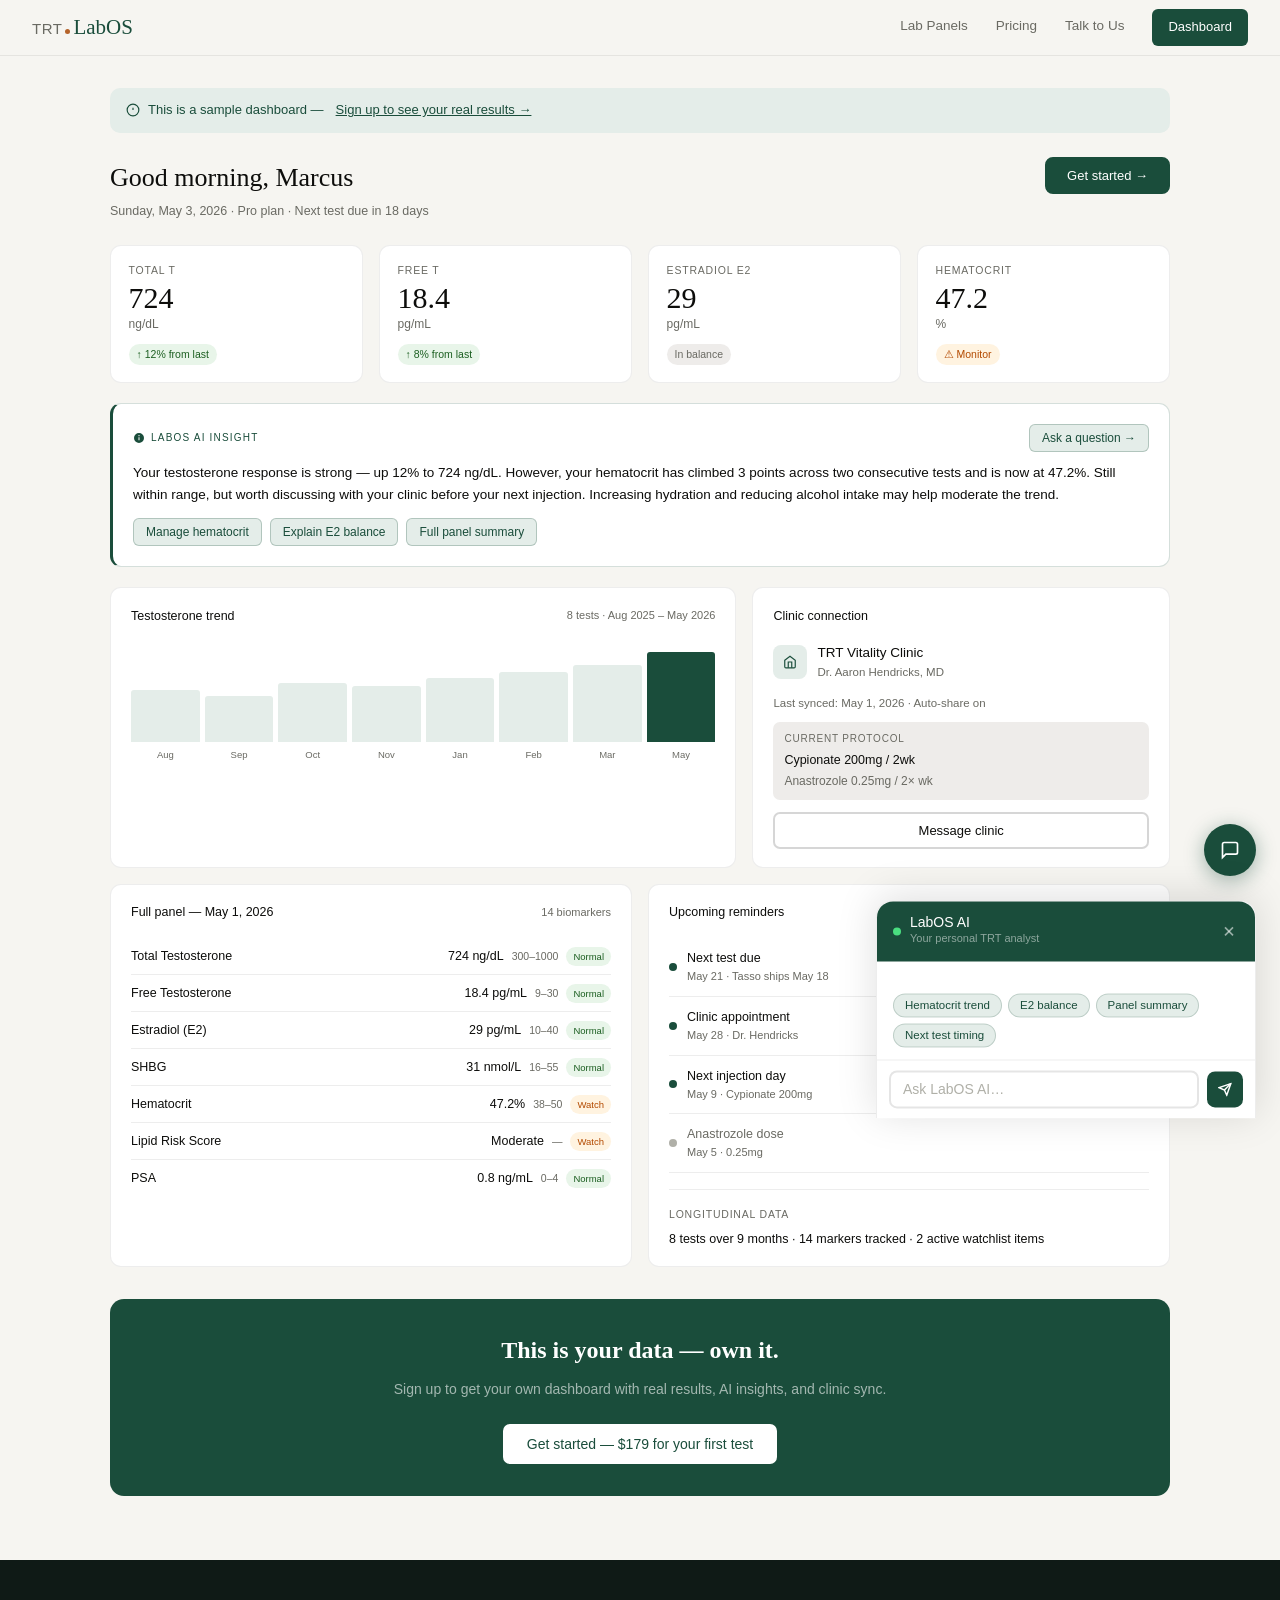
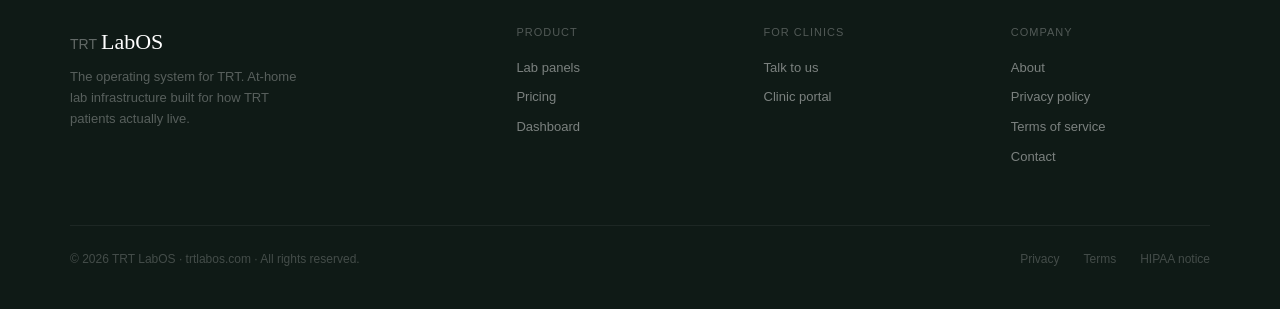
<file: dashboard.html>
<!DOCTYPE html>
<html lang="en">
<head>
<meta charset="UTF-8">
<meta name="viewport" content="width=device-width, initial-scale=1.0">
<title>Dashboard — TRT LabOS</title>
<meta name="description" content="The TRT LabOS AI dashboard. Track your testosterone, hematocrit, estradiol, and all 14 biomarkers over time with AI-powered insights.">
<link rel="stylesheet" href="styles.css?v=2">
<style>
.dash{max-width:1140px;margin:0 auto;padding:2rem 2.5rem 4rem;}
.dash-header{display:flex;justify-content:space-between;align-items:flex-start;margin-bottom:1.5rem;flex-wrap:wrap;gap:1rem;}
.dash-greeting{font-family:'Instrument Serif',serif;font-size:26px;color:var(--ink);margin-bottom:3px;}
.dash-meta{font-size:12.5px;color:var(--muted);}
.demo-banner{background:#E4EDE9;border-radius:10px;padding:12px 16px;font-size:13px;color:#1A4D3B;margin-bottom:1.5rem;display:flex;align-items:center;gap:8px;}
.metrics-row{display:grid;grid-template-columns:repeat(4,1fr);gap:1rem;margin-bottom:1.25rem;}
.metric{background:#ffffff;border:1px solid var(--border);border-radius:11px;padding:1rem 1.1rem;}
.metric-lbl{font-size:10.5px;font-weight:500;text-transform:uppercase;letter-spacing:0.8px;color:var(--muted);margin-bottom:4px;}
.metric-val{font-family:'Instrument Serif',serif;font-size:30px;line-height:1;color:var(--ink);margin-bottom:2px;}
.metric-unit{font-size:12px;color:var(--muted);margin-bottom:6px;}
.trend-pill{display:inline-flex;align-items:center;gap:3px;font-size:10.5px;font-weight:500;padding:2px 8px;border-radius:20px;}
.up{background:var(--success-bg);color:var(--success-text);}
.warn{background:var(--warn-bg);color:var(--warn-text);}
.ok{background:var(--surface);color:var(--muted);}
.ai-card{background:#ffffff;border:1px solid rgba(26,77,59,0.18);border-left:3px solid #1A4D3B;border-radius:11px;padding:1.25rem;margin-bottom:1.25rem;}
.ai-header{display:flex;align-items:center;gap:6px;font-size:10px;font-weight:500;letter-spacing:1.2px;text-transform:uppercase;color:#1A4D3B;margin-bottom:0.6rem;}
.ai-body{font-size:13.5px;color:var(--ink);line-height:1.65;margin-bottom:0.75rem;}
.ai-btns{display:flex;gap:8px;flex-wrap:wrap;}
.dash-grid{display:grid;grid-template-columns:3fr 2fr;gap:1rem;margin-bottom:1rem;}
.dash-card{background:#ffffff;border:1px solid var(--border);border-radius:11px;padding:1.1rem 1.25rem;}
.card-title{font-size:12.5px;font-weight:500;color:var(--ink);margin-bottom:1rem;display:flex;justify-content:space-between;align-items:center;}
.card-sub{font-size:11px;color:var(--muted);font-weight:400;}
.bar-chart{height:100px;display:flex;align-items:flex-end;gap:5px;}
.bar{flex:1;border-radius:3px 3px 0 0;background:#E4EDE9;transition:background 0.12s;}
.bar:hover{background:#255C47;}
.bar.now{background:#1A4D3B;}
.chart-x{display:flex;gap:5px;margin-top:5px;}
.chart-x span{flex:1;font-size:9.5px;color:var(--muted);text-align:center;}
.lab-row{display:flex;justify-content:space-between;align-items:center;padding:8px 0;border-bottom:1px solid var(--border);font-size:12.5px;}
.lab-row:last-child{border-bottom:none;}
.lab-name{color:var(--ink);}
.lab-right{display:flex;align-items:center;gap:8px;}
.lab-val{font-weight:500;color:var(--ink);}
.lab-range{font-size:10.5px;color:var(--muted);}
.pill{font-size:9.5px;font-weight:500;padding:2px 7px;border-radius:10px;}
.p-ok{background:var(--success-bg);color:var(--success-text);}
.p-watch{background:var(--warn-bg);color:var(--warn-text);}
.clinic-hdr{display:flex;align-items:center;gap:10px;margin-bottom:0.75rem;}
.clinic-ico{width:34px;height:34px;background:#E4EDE9;border-radius:8px;display:flex;align-items:center;justify-content:center;}
.clinic-nm{font-size:13.5px;font-weight:500;color:var(--ink);}
.clinic-dr{font-size:11.5px;color:var(--muted);}
.clinic-meta-d{font-size:11.5px;color:var(--muted);margin-bottom:10px;}
.clinic-proto{background:var(--surface);border-radius:7px;padding:9px 11px;margin-bottom:12px;}
.proto-lbl{font-size:10px;text-transform:uppercase;letter-spacing:0.8px;color:var(--muted);margin-bottom:3px;}
.proto-val{font-size:12.5px;color:var(--ink);font-weight:500;}
.dash-bottom{display:grid;grid-template-columns:1fr 1fr;gap:1rem;}
.reminder{display:flex;align-items:center;gap:10px;padding:10px 0;border-bottom:1px solid var(--border);font-size:12.5px;}
.reminder:last-child{border-bottom:none;}
.rem-dot{width:8px;height:8px;border-radius:50%;background:#1A4D3B;flex-shrink:0;}
.rem-dot.dim{background:var(--subtle);}
.rem-title{color:var(--ink);}
.rem-date{font-size:11px;color:var(--muted);}
.dash-cta{background:#1A4D3B;border-radius:14px;padding:2rem 2.5rem;text-align:center;margin-top:2rem;}
.dash-cta h3{font-family:'Instrument Serif',serif;font-size:24px;color:#ffffff;margin-bottom:0.5rem;}
.dash-cta p{font-size:14px;color:rgba(255,255,255,0.6);margin-bottom:1.5rem;}
@media(max-width:640px){
  .metrics-row{grid-template-columns:1fr 1fr;}
  .dash-grid,.dash-bottom{grid-template-columns:1fr;}
}

/* ── AI CHAT ── */
.chat-fab{position:fixed;bottom:1.5rem;right:1.5rem;width:52px;height:52px;border-radius:50%;background:#1A4D3B;border:none;cursor:pointer;display:flex;align-items:center;justify-content:center;box-shadow:0 4px 20px rgba(26,77,59,0.4);z-index:300;transition:background 0.15s,transform 0.15s;}
.chat-fab:hover{background:#255C47;transform:scale(1.05);}
.chat-drawer{position:fixed;bottom:0;right:1.5rem;width:380px;background:#ffffff;border:1px solid var(--border);border-bottom:none;border-radius:16px 16px 0 0;box-shadow:0 -4px 40px rgba(0,0,0,0.13);z-index:400;transform:translateY(100%);transition:transform 0.28s cubic-bezier(0.4,0,0.2,1);display:flex;flex-direction:column;max-height:520px;}
.chat-drawer.open{transform:translateY(0);}
.chat-hdr{background:#1A4D3B;padding:13px 16px;border-radius:16px 16px 0 0;display:flex;align-items:center;justify-content:space-between;flex-shrink:0;}
.chat-hdr-left{display:flex;align-items:center;gap:9px;}
.chat-hdr-dot{width:8px;height:8px;border-radius:50%;background:#4ade80;flex-shrink:0;animation:livePulse 2s infinite;}
@keyframes livePulse{0%,100%{opacity:1}50%{opacity:0.45}}
.chat-hdr-title{font-size:14px;font-weight:500;color:#ffffff;font-family:'DM Sans',sans-serif;line-height:1.2;}
.chat-hdr-sub{font-size:11px;color:rgba(255,255,255,0.5);}
.chat-close{background:none;border:none;cursor:pointer;color:rgba(255,255,255,0.55);padding:2px;display:flex;align-items:center;transition:color 0.15s;}
.chat-close:hover{color:#ffffff;}
.chat-msgs{flex:1;overflow-y:auto;padding:1rem;display:flex;flex-direction:column;gap:10px;min-height:0;}
.chat-msgs::-webkit-scrollbar{width:4px;}
.chat-msgs::-webkit-scrollbar-track{background:transparent;}
.chat-msgs::-webkit-scrollbar-thumb{background:rgba(0,0,0,0.1);border-radius:2px;}
.chat-msg{display:flex;flex-direction:column;max-width:90%;}
.chat-msg.ai{align-self:flex-start;}
.chat-msg.user{align-self:flex-end;}
.chat-bubble{padding:10px 13px;border-radius:12px;font-size:13.5px;line-height:1.6;font-family:'DM Sans',sans-serif;}
.chat-msg.ai .chat-bubble{background:#F6F5F1;color:var(--ink);border-radius:4px 12px 12px 12px;}
.chat-msg.user .chat-bubble{background:#1A4D3B;color:#ffffff;border-radius:12px 4px 12px 12px;}
.chat-time{font-size:10px;color:var(--subtle);margin-top:3px;padding:0 2px;}
.chat-msg.user .chat-time{text-align:right;}
.chat-typing{display:flex;align-items:center;gap:5px;padding:11px 14px;background:#F6F5F1;border-radius:4px 12px 12px 12px;width:fit-content;}
.typing-dot{width:6px;height:6px;border-radius:50%;background:var(--muted);animation:typingBounce 1.2s infinite;}
.typing-dot:nth-child(2){animation-delay:0.18s;}
.typing-dot:nth-child(3){animation-delay:0.36s;}
@keyframes typingBounce{0%,60%,100%{transform:translateY(0)}30%{transform:translateY(-5px)}}
.chat-suggested{display:flex;flex-wrap:wrap;gap:6px;padding:0 1rem 0.75rem;flex-shrink:0;}
.chat-sug-btn{font-size:11.5px;padding:5px 11px;border-radius:20px;border:1px solid rgba(26,77,59,0.2);background:#E4EDE9;color:#1A4D3B;cursor:pointer;font-family:'DM Sans',sans-serif;font-weight:500;transition:background 0.15s;white-space:nowrap;}
.chat-sug-btn:hover{background:#c8ddd6;}
.chat-input-row{border-top:1px solid var(--border);padding:10px 12px;display:flex;gap:8px;align-items:center;flex-shrink:0;}
.chat-input{flex:1;border:2px solid rgba(0,0,0,0.1);border-radius:8px;padding:9px 12px;font-size:14px;font-family:'DM Sans',sans-serif;color:var(--ink);outline:none;background:#ffffff;transition:border-color 0.15s;}
.chat-input:focus{border-color:#1A4D3B;}
.chat-input::placeholder{color:#B0B0A8;}
.chat-send{width:36px;height:36px;border-radius:8px;background:#1A4D3B;border:none;cursor:pointer;display:flex;align-items:center;justify-content:center;flex-shrink:0;transition:background 0.15s;}
.chat-send:hover{background:#255C47;}
.chat-send:disabled{opacity:0.4;cursor:default;}
@media(max-width:440px){.chat-drawer{right:0;width:100%;border-radius:16px 16px 0 0;}.chat-fab{bottom:1rem;right:1rem;}}
</style>
</head>
<body>

<nav class="nav">
  <a href="/" class="nav-logo"><span class="nav-trt">TRT</span><div class="nav-dot"></div><span class="nav-labos">LabOS</span></a>
  <div class="nav-links">
    <a href="/panels.html">Lab Panels</a>
    <a href="/pricing.html">Pricing</a>
    <a href="/contact.html">Talk to Us</a>
    <a href="/dashboard.html" class="nav-cta active">Dashboard</a>
  </div>
  <div class="hamburger" id="hamburger" onclick="toggleMenu()"><span></span><span></span><span></span></div>
</nav>
<div class="mobile-menu" id="mobile-menu">
  <a href="/panels.html">Lab Panels</a>
  <a href="/pricing.html">Pricing</a>
  <a href="/contact.html">Talk to Us</a>
  <a href="/about.html">About</a>
  <a href="/signup.html" class="mob-cta">Sign In</a>
</div>

<div class="dash">
  <div class="demo-banner">
    <svg width="14" height="14" viewBox="0 0 24 24" fill="none" stroke="#1A4D3B" stroke-width="2"><circle cx="12" cy="12" r="10"/><path d="M12 8v4m0 4h.01"/></svg>
    This is a sample dashboard — <a href="/signup.html" style="color:#1A4D3B;font-weight:500;margin-left:4px;">Sign up to see your real results →</a>
  </div>

  <div class="dash-header">
    <div>
      <div class="dash-greeting">Good morning, Marcus</div>
      <div class="dash-meta">Sunday, May 3, 2026 · Pro plan · Next test due in 18 days</div>
    </div>
    <a href="/signup.html" class="btn-primary" style="font-size:13px;padding:10px 20px;">Get started →</a>
  </div>

  <div class="metrics-row">
    <div class="metric"><div class="metric-lbl">Total T</div><div class="metric-val">724</div><div class="metric-unit">ng/dL</div><span class="trend-pill up">↑ 12% from last</span></div>
    <div class="metric"><div class="metric-lbl">Free T</div><div class="metric-val">18.4</div><div class="metric-unit">pg/mL</div><span class="trend-pill up">↑ 8% from last</span></div>
    <div class="metric"><div class="metric-lbl">Estradiol E2</div><div class="metric-val">29</div><div class="metric-unit">pg/mL</div><span class="trend-pill ok">In balance</span></div>
    <div class="metric"><div class="metric-lbl">Hematocrit</div><div class="metric-val">47.2</div><div class="metric-unit">%</div><span class="trend-pill warn">⚠ Monitor</span></div>
  </div>

  <div class="ai-card">
    <div class="ai-header" style="justify-content:space-between;">
      <span style="display:flex;align-items:center;gap:6px;"><svg width="12" height="12" viewBox="0 0 24 24" fill="#1A4D3B"><path d="M12 2a10 10 0 100 20A10 10 0 0012 2zm1 14.5h-2v-6h2v6zm0-8h-2V6h2v2.5z"/></svg>LabOS AI Insight</span>
      <button class="ai-btn" onclick="toggleChat()" style="letter-spacing:0;">Ask a question →</button>
    </div>
    <div class="ai-body">Your testosterone response is strong — up 12% to 724 ng/dL. However, your hematocrit has climbed 3 points across two consecutive tests and is now at 47.2%. Still within range, but worth discussing with your clinic before your next injection. Increasing hydration and reducing alcohol intake may help moderate the trend.</div>
    <div class="ai-btns">
      <button class="ai-btn" onclick="sendSuggestion('Manage hematocrit')">Manage hematocrit</button>
      <button class="ai-btn" onclick="sendSuggestion('Explain E2 balance')">Explain E2 balance</button>
      <button class="ai-btn" onclick="sendSuggestion('Full panel summary')">Full panel summary</button>
    </div>
  </div>

  <div class="dash-grid">
    <div class="dash-card">
      <div class="card-title">Testosterone trend <span class="card-sub">8 tests · Aug 2025 – May 2026</span></div>
      <div class="bar-chart">
        <div class="bar" style="height:52%"></div><div class="bar" style="height:46%"></div><div class="bar" style="height:59%"></div><div class="bar" style="height:56%"></div><div class="bar" style="height:64%"></div><div class="bar" style="height:70%"></div><div class="bar" style="height:77%"></div><div class="bar now" style="height:90%"></div>
      </div>
      <div class="chart-x"><span>Aug</span><span>Sep</span><span>Oct</span><span>Nov</span><span>Jan</span><span>Feb</span><span>Mar</span><span>May</span></div>
    </div>
    <div class="dash-card">
      <div class="card-title">Clinic connection</div>
      <div class="clinic-hdr">
        <div class="clinic-ico"><svg width="14" height="14" viewBox="0 0 24 24" fill="none" stroke="#1A4D3B" stroke-width="2"><path d="M3 9l9-7 9 7v11a2 2 0 01-2 2H5a2 2 0 01-2-2z"/><polyline points="9 22 9 12 15 12 15 22"/></svg></div>
        <div><div class="clinic-nm">TRT Vitality Clinic</div><div class="clinic-dr">Dr. Aaron Hendricks, MD</div></div>
      </div>
      <div class="clinic-meta-d">Last synced: May 1, 2026 · Auto-share on</div>
      <div class="clinic-proto"><div class="proto-lbl">Current protocol</div><div class="proto-val">Cypionate 200mg / 2wk</div><div style="font-size:12px;color:var(--muted);margin-top:2px;">Anastrozole 0.25mg / 2× wk</div></div>
      <button class="btn-dash">Message clinic</button>
    </div>
  </div>

  <div class="dash-bottom">
    <div class="dash-card">
      <div class="card-title">Full panel — May 1, 2026 <span class="card-sub">14 biomarkers</span></div>
      <div class="lab-row"><span class="lab-name">Total Testosterone</span><div class="lab-right"><span class="lab-val">724 ng/dL</span><span class="lab-range">300–1000</span><span class="pill p-ok">Normal</span></div></div>
      <div class="lab-row"><span class="lab-name">Free Testosterone</span><div class="lab-right"><span class="lab-val">18.4 pg/mL</span><span class="lab-range">9–30</span><span class="pill p-ok">Normal</span></div></div>
      <div class="lab-row"><span class="lab-name">Estradiol (E2)</span><div class="lab-right"><span class="lab-val">29 pg/mL</span><span class="lab-range">10–40</span><span class="pill p-ok">Normal</span></div></div>
      <div class="lab-row"><span class="lab-name">SHBG</span><div class="lab-right"><span class="lab-val">31 nmol/L</span><span class="lab-range">16–55</span><span class="pill p-ok">Normal</span></div></div>
      <div class="lab-row"><span class="lab-name">Hematocrit</span><div class="lab-right"><span class="lab-val">47.2%</span><span class="lab-range">38–50</span><span class="pill p-watch">Watch</span></div></div>
      <div class="lab-row"><span class="lab-name">Lipid Risk Score</span><div class="lab-right"><span class="lab-val">Moderate</span><span class="lab-range">—</span><span class="pill p-watch">Watch</span></div></div>
      <div class="lab-row"><span class="lab-name">PSA</span><div class="lab-right"><span class="lab-val">0.8 ng/mL</span><span class="lab-range">0–4</span><span class="pill p-ok">Normal</span></div></div>
    </div>
    <div class="dash-card">
      <div class="card-title">Upcoming reminders</div>
      <div class="reminder"><div class="rem-dot"></div><div><div class="rem-title">Next test due</div><div class="rem-date">May 21 · Tasso ships May 18</div></div></div>
      <div class="reminder"><div class="rem-dot"></div><div><div class="rem-title">Clinic appointment</div><div class="rem-date">May 28 · Dr. Hendricks</div></div></div>
      <div class="reminder"><div class="rem-dot"></div><div><div class="rem-title">Next injection day</div><div class="rem-date">May 9 · Cypionate 200mg</div></div></div>
      <div class="reminder"><div class="rem-dot dim"></div><div><div class="rem-title" style="color:var(--muted);">Anastrozole dose</div><div class="rem-date">May 5 · 0.25mg</div></div></div>
      <div style="margin-top:1rem;padding-top:1rem;border-top:1px solid var(--border);"><div style="font-size:10.5px;text-transform:uppercase;letter-spacing:0.8px;color:var(--muted);margin-bottom:6px;">Longitudinal data</div><div style="font-size:12.5px;color:var(--ink);">8 tests over 9 months · 14 markers tracked · 2 active watchlist items</div></div>
    </div>
  </div>

  <div class="dash-cta">
    <h3>This is your data — own it.</h3>
    <p>Sign up to get your own dashboard with real results, AI insights, and clinic sync.</p>
    <a href="/signup.html" class="btn-white">Get started — $179 for your first test</a>
  </div>
</div>

<footer>
  <div class="footer-inner">
    <div class="footer-top">
      <div><div class="footer-logo"><span>TRT</span>LabOS</div><p class="footer-tagline">The operating system for TRT. At-home lab infrastructure built for how TRT patients actually live.</p></div>
      <div class="footer-col"><h4>Product</h4><a href="/panels.html">Lab panels</a><a href="/pricing.html">Pricing</a><a href="/dashboard.html">Dashboard</a></div>
      <div class="footer-col"><h4>For clinics</h4><a href="/contact.html">Talk to us</a><a href="/clinic.html">Clinic portal</a></div>
      <div class="footer-col"><h4>Company</h4><a href="/about.html">About</a><a href="/privacy.html">Privacy policy</a><a href="/terms.html">Terms of service</a><a href="mailto:support@trtlabos.com">Contact</a></div>
    </div>
    <div class="footer-bottom">
      <p>© 2026 TRT LabOS · trtlabos.com · All rights reserved.</p>
      <div class="footer-legal"><a href="/privacy.html">Privacy</a><a href="/terms.html">Terms</a><a href="/privacy.html#hipaa">HIPAA notice</a></div>
    </div>
  </div>
</footer>

<!-- Floating chat button -->
<button class="chat-fab" id="chat-fab" onclick="toggleChat()" aria-label="Ask LabOS AI">
  <svg width="20" height="20" viewBox="0 0 24 24" fill="none" stroke="#ffffff" stroke-width="2"><path d="M21 15a2 2 0 01-2 2H7l-4 4V5a2 2 0 012-2h14a2 2 0 012 2z"/></svg>
</button>

<!-- Chat drawer -->
<div class="chat-drawer" id="chat-drawer">
  <div class="chat-hdr">
    <div class="chat-hdr-left">
      <div class="chat-hdr-dot"></div>
      <div>
        <div class="chat-hdr-title">LabOS AI</div>
        <div class="chat-hdr-sub">Your personal TRT analyst</div>
      </div>
    </div>
    <button class="chat-close" onclick="toggleChat()" aria-label="Close">
      <svg width="16" height="16" viewBox="0 0 24 24" fill="none" stroke="currentColor" stroke-width="2.5"><line x1="18" y1="6" x2="6" y2="18"/><line x1="6" y1="6" x2="18" y2="18"/></svg>
    </button>
  </div>
  <div class="chat-msgs" id="chat-msgs"></div>
  <div class="chat-suggested" id="chat-suggested">
    <button class="chat-sug-btn" onclick="sendSuggestion('Manage hematocrit')">Hematocrit trend</button>
    <button class="chat-sug-btn" onclick="sendSuggestion('Explain E2 balance')">E2 balance</button>
    <button class="chat-sug-btn" onclick="sendSuggestion('Full panel summary')">Panel summary</button>
    <button class="chat-sug-btn" onclick="sendSuggestion('When should I test next?')">Next test timing</button>
  </div>
  <div class="chat-input-row">
    <input class="chat-input" id="chat-input" type="text" placeholder="Ask LabOS AI…" onkeydown="handleChatKey(event)" autocomplete="off">
    <button class="chat-send" id="chat-send-btn" onclick="sendMessage()" aria-label="Send">
      <svg width="14" height="14" viewBox="0 0 24 24" fill="none" stroke="#ffffff" stroke-width="2.5"><line x1="22" y1="2" x2="11" y2="13"/><polygon points="22 2 15 22 11 13 2 9 22 2"/></svg>
    </button>
  </div>
</div>

<script>
function toggleMenu(){
  var h=document.getElementById('hamburger'),m=document.getElementById('mobile-menu');
  h.classList.toggle('open'); m.classList.toggle('open');
}

/* ── AI CHAT ── */
var chatOpen = false;
var chatStarted = false;
var typingTimer = null;

var aiResponses = {
  'manage hematocrit': "Your hematocrit at 47.2% is still within the normal range (38–50%), but it's climbed 3 points across two consecutive tests — a pattern worth watching on TRT.\n\nA few things that help moderate it: stay well hydrated (80–100 oz/day), reduce alcohol, and consider timing your blood draw before your next injection rather than after. This gives a more stable trough reading.\n\nI'd flag this at your May 28th appointment with Dr. Hendricks — he'll have your full report in advance.",
  'explain e2 balance': "Your estradiol is at 29 pg/mL — comfortably in the 10–40 pg/mL optimal range for men on TRT. Your anastrozole protocol (0.25mg 2× weekly) is working well.\n\nSigns to watch if E2 drifts high: water retention, mood sensitivity, reduced libido. Signs if too low: joint aches, fatigue, low libido.\n\nYour current trend looks stable. No adjustment needed based on this panel.",
  'full panel summary': "Here's your May 1st panel at a glance:\n\n✓ Total T: 724 ng/dL — strong, up 12%\n✓ Free T: 18.4 pg/mL — in optimal range\n✓ Estradiol: 29 pg/mL — well balanced\n✓ SHBG: 31 nmol/L — normal\n⚠ Hematocrit: 47.2% — normal but trending up\n⚠ Lipid Risk Score: Moderate — worth discussing\n✓ PSA: 0.8 ng/mL — well within range\n\nOverall: your protocol is responding well. Two watchlist items worth covering at your May 28th appointment.",
  'when should i test next?': "Your next Monitoring Panel is due May 21st — your Tasso device will ship May 18th. Collect and mail same day for a 2–3 day turnaround.\n\nBest timing: draw before your next injection on May 9th if possible. This gives a trough reading that's more consistent for tracking trends over time.\n\nYour results will auto-share with Dr. Hendricks before your May 28th appointment.",
  'is my testosterone optimal?': "At 724 ng/dL, your Total T is in a strong therapeutic range. Most TRT physicians target 500–900 ng/dL depending on symptoms and goals.\n\nYour Free T at 18.4 pg/mL is equally solid — this is the bioavailable fraction that actually drives effect in your tissues. Your SHBG at 31 keeps a good amount free.\n\nShort answer: your testosterone is well-dialed. The 12% increase from your last test suggests your protocol is hitting its stride.",
  'what does shbg mean?': "SHBG stands for Sex Hormone Binding Globulin — a protein that binds to testosterone in your blood, making it unavailable for your body to use.\n\nHigh SHBG can leave you with low Free T even if your Total T looks fine. Low SHBG means more testosterone is bioavailable, but it can also accelerate conversion to estradiol.\n\nAt 31 nmol/L, yours is in a healthy middle range — not binding too much T, which helps explain why your Free T is solid at 18.4.",
  'what is psa?': "PSA (Prostate-Specific Antigen) measures prostate activity. TRT can cause a modest increase in PSA, so it's monitored regularly on your panel.\n\nYour PSA is 0.8 ng/mL — well within the normal range of 0–4. Nothing to flag here.\n\nIf PSA were to rise significantly above 4, or double within a short window, that would warrant a deeper conversation with your physician.",
  'lipid': "Your Lipid Risk Score came back Moderate — meaning your cholesterol profile warrants attention but isn't in a danger zone.\n\nTRT can affect lipid balance, particularly by lowering HDL (the 'good' cholesterol). Exercise, dietary changes (less saturated fat, more fiber), and monitoring are typically the first steps.\n\nDr. Hendricks will have the full lipid breakdown in your clinic report. Worth putting on the agenda for May 28th."
};

function getAiResponse(text) {
  var q = text.toLowerCase().trim();
  if (q.includes('hematocrit') || q.includes('hct') || q.includes('thick') || q.includes('blood viscosity')) return aiResponses['manage hematocrit'];
  if (q.includes('estradiol') || q.includes('e2') || q.includes('estrogen') || q.includes('anastrozole')) return aiResponses['explain e2 balance'];
  if (q.includes('summary') || q.includes('all my') || q.includes('full panel') || q.includes('overview')) return aiResponses['full panel summary'];
  if (q.includes('when') || q.includes('next test') || q.includes('test due') || q.includes('schedule')) return aiResponses['when should i test next?'];
  if (q.includes('testosterone') || q.includes('optimal') || q.includes('levels') || q.includes('total t')) return aiResponses['is my testosterone optimal?'];
  if (q.includes('shbg') || q.includes('sex hormone')) return aiResponses['what does shbg mean?'];
  if (q.includes('psa') || q.includes('prostate')) return aiResponses['what is psa?'];
  if (q.includes('lipid') || q.includes('cholesterol') || q.includes('hdl') || q.includes('ldl')) return aiResponses['lipid'];
  // Fuzzy key match
  for (var key in aiResponses) {
    if (q.includes(key.split(' ')[0])) return aiResponses[key];
  }
  return "That's a great question, Marcus. Your data gives me some context, but for that specific question I'd want Dr. Hendricks to weigh in — he'll have your full history at your May 28th appointment, and your clinic report will be waiting for him.\n\nIs there something specific about your current numbers I can help break down?";
}

function toggleChat() {
  chatOpen = !chatOpen;
  document.getElementById('chat-drawer').classList.toggle('open', chatOpen);
  document.getElementById('chat-fab').innerHTML = chatOpen
    ? '<svg width="18" height="18" viewBox="0 0 24 24" fill="none" stroke="#ffffff" stroke-width="2.5"><line x1="18" y1="6" x2="6" y2="18"/><line x1="6" y1="6" x2="18" y2="18"/></svg>'
    : '<svg width="20" height="20" viewBox="0 0 24 24" fill="none" stroke="#ffffff" stroke-width="2"><path d="M21 15a2 2 0 01-2 2H7l-4 4V5a2 2 0 012-2h14a2 2 0 012 2z"/></svg>';
  if (chatOpen && !chatStarted) {
    chatStarted = true;
    showTypingIndicator();
    typingTimer = setTimeout(function() {
      removeTypingIndicator();
      addBubble('ai', "Hi Marcus. I've reviewed your May 1st panel — your testosterone response looks strong. I'm keeping an eye on your hematocrit trend. What would you like to dig into?");
    }, 900);
  }
  if (chatOpen) setTimeout(function(){ document.getElementById('chat-input').focus(); }, 320);
}

function addBubble(role, text) {
  var msgs = document.getElementById('chat-msgs');
  var t = new Date().toLocaleTimeString([], {hour:'2-digit', minute:'2-digit'});
  var el = document.createElement('div');
  el.className = 'chat-msg ' + role;
  el.innerHTML = '<div class="chat-bubble">' + text.replace(/\n/g, '<br>') + '</div><div class="chat-time">' + t + '</div>';
  msgs.appendChild(el);
  msgs.scrollTop = msgs.scrollHeight;
}

function showTypingIndicator() {
  var msgs = document.getElementById('chat-msgs');
  var el = document.createElement('div');
  el.id = 'chat-typing';
  el.className = 'chat-msg ai';
  el.innerHTML = '<div class="chat-typing"><div class="typing-dot"></div><div class="typing-dot"></div><div class="typing-dot"></div></div>';
  msgs.appendChild(el);
  msgs.scrollTop = msgs.scrollHeight;
}

function removeTypingIndicator() {
  var el = document.getElementById('chat-typing');
  if (el) el.remove();
}

function hideSuggestions() {
  var s = document.getElementById('chat-suggested');
  if (s) s.style.display = 'none';
}

function sendMessage() {
  var input = document.getElementById('chat-input');
  var text = input.value.trim();
  if (!text) return;
  input.value = '';
  hideSuggestions();
  addBubble('user', text);
  showTypingIndicator();
  var delay = 800 + Math.random() * 700;
  setTimeout(function() {
    removeTypingIndicator();
    addBubble('ai', getAiResponse(text));
  }, delay);
}

function sendSuggestion(text) {
  var wasOpen = chatOpen;
  if (!chatOpen) toggleChat();
  var delay = wasOpen ? 80 : 1300;
  setTimeout(function() {
    hideSuggestions();
    addBubble('user', text);
    showTypingIndicator();
    setTimeout(function() {
      removeTypingIndicator();
      addBubble('ai', getAiResponse(text));
    }, 900 + Math.random() * 600);
  }, delay);
}

function handleChatKey(e) {
  if (e.key === 'Enter') sendMessage();
}
</script>
</body>
</html>
</file>
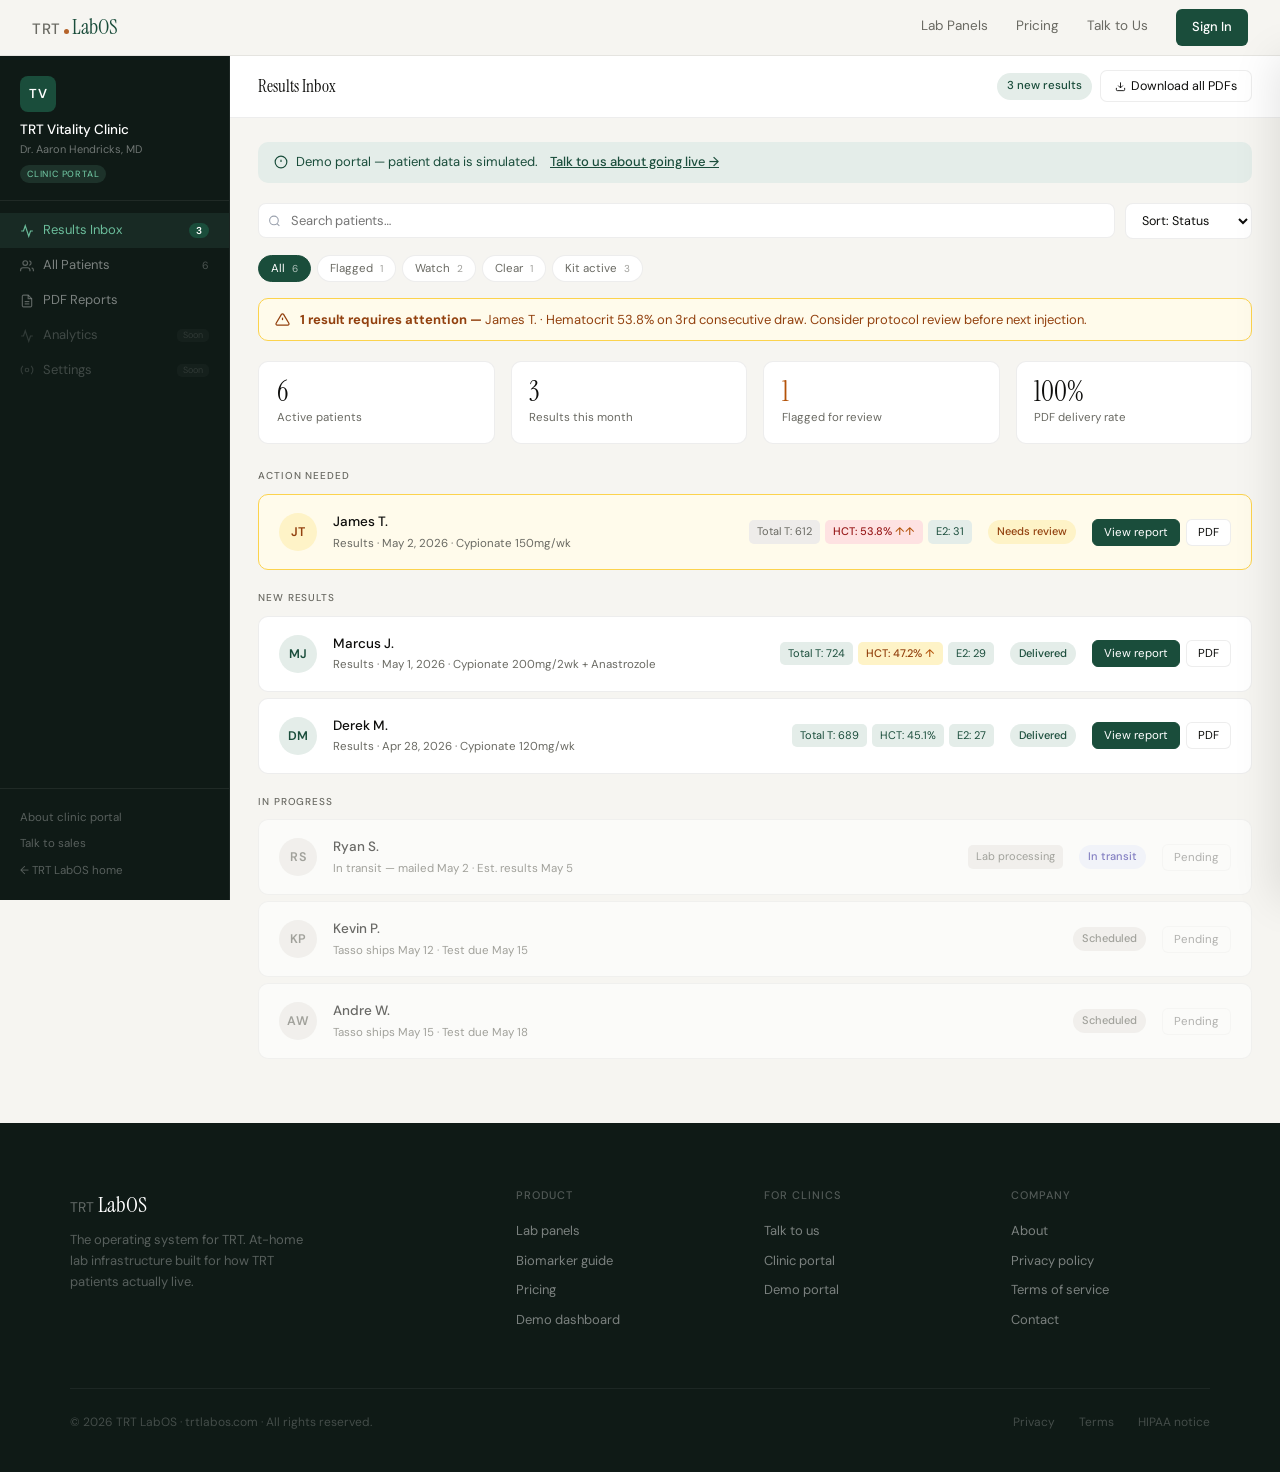
<file: demo-clinic-dashboard.html>
<!DOCTYPE html>
<html lang="en">
<head>
<meta charset="UTF-8">
<meta name="viewport" content="width=device-width, initial-scale=1.0">
<title>Clinic Portal Demo — TRT LabOS</title>
<meta name="description" content="TRT LabOS clinic portal demo — patient results inbox, flagged biomarkers, and auto-delivered PDFs for TRT physicians.">
<link rel="preconnect" href="https://fonts.googleapis.com">
<link rel="preconnect" href="https://fonts.gstatic.com" crossorigin>
<link rel="stylesheet" href="https://fonts.googleapis.com/css2?family=Instrument+Serif:ital@0;1&family=DM+Sans:wght@300;400;500&display=swap">
<link rel="stylesheet" href="styles.css?v=2">
<style>

/* ── PORTAL LAYOUT ── */
.cp-wrap{display:flex;align-items:flex-start;}
.cp-sidebar{width:230px;flex-shrink:0;background:#0F1A16;position:sticky;top:56px;height:calc(100vh - 56px);overflow-y:auto;display:flex;flex-direction:column;border-right:1px solid rgba(255,255,255,0.06);}
.cp-main{flex:1;min-width:0;background:var(--bg);}

/* ── SIDEBAR ── */
.cp-clinic-hdr{padding:1.25rem 1.25rem 1rem;border-bottom:1px solid rgba(255,255,255,0.07);}
.cp-clinic-logo{width:36px;height:36px;background:#1A4D3B;border-radius:8px;display:flex;align-items:center;justify-content:center;font-size:13px;font-weight:600;color:#fff;margin-bottom:0.65rem;letter-spacing:0.5px;}
.cp-clinic-name{font-size:13.5px;font-weight:500;color:#fff;line-height:1.25;}
.cp-clinic-dr{font-size:11px;color:rgba(255,255,255,0.4);margin-top:2px;}
.cp-portal-badge{display:inline-block;font-size:9px;font-weight:500;letter-spacing:0.8px;text-transform:uppercase;background:rgba(107,189,155,0.15);color:#6BBD9B;padding:2px 7px;border-radius:10px;margin-top:6px;}

.cp-nav{padding:0.75rem 0;flex:1;}
.cp-nav-item{display:flex;align-items:center;gap:9px;padding:9px 1.25rem;font-size:13px;color:rgba(255,255,255,0.45);cursor:pointer;transition:background 0.12s,color 0.12s;border:none;background:none;width:100%;text-align:left;text-decoration:none;font-family:'DM Sans',sans-serif;line-height:1.3;}
.cp-nav-item:hover{background:rgba(255,255,255,0.04);color:rgba(255,255,255,0.75);}
.cp-nav-item.active{background:rgba(107,189,155,0.1);color:#6BBD9B;}
.cp-nav-item svg{flex-shrink:0;opacity:0.7;}
.cp-nav-item.active svg{opacity:1;}
.cp-nav-badge{margin-left:auto;background:#1A4D3B;color:#fff;font-size:10px;font-weight:600;padding:1px 7px;border-radius:10px;}
.cp-nav-count{margin-left:auto;font-size:10.5px;color:rgba(255,255,255,0.25);}
.cp-nav-soon{margin-left:auto;font-size:9px;padding:1px 6px;border-radius:5px;background:rgba(255,255,255,0.06);color:rgba(255,255,255,0.25);}

.cp-sidebar-footer{padding:1rem 1.25rem;border-top:1px solid rgba(255,255,255,0.07);margin-top:auto;}
.cp-sidebar-footer a{display:block;font-size:11.5px;color:rgba(255,255,255,0.3);text-decoration:none;padding:4px 0;transition:color 0.12s;}
.cp-sidebar-footer a:hover{color:rgba(255,255,255,0.6);}

/* ── MAIN TOPBAR ── */
.cp-topbar{background:#fff;border-bottom:1px solid var(--border);padding:0.9rem 1.75rem;display:flex;align-items:center;justify-content:space-between;gap:1rem;}
.cp-topbar-title{font-size:17px;font-weight:500;color:var(--ink);font-family:'Instrument Serif',serif;}
.cp-topbar-right{display:flex;align-items:center;gap:8px;flex-shrink:0;}
.cp-new-pill{background:#E4EDE9;color:#1A4D3B;font-size:11.5px;font-weight:500;padding:4px 10px;border-radius:20px;}
.cp-btn-sm{font-size:12.5px;padding:7px 14px;border-radius:7px;border:1px solid var(--border);background:#fff;color:var(--ink);cursor:pointer;font-family:'DM Sans',sans-serif;transition:background 0.12s;white-space:nowrap;display:inline-flex;align-items:center;gap:5px;}
.cp-btn-sm:hover{background:var(--surface);}

/* ── CONTENT AREA ── */
.cp-content{padding:1.5rem 1.75rem 4rem;}

/* ── DEMO BANNER ── */
.cp-demo-banner{background:#E4EDE9;border-radius:10px;padding:10px 16px;font-size:13px;color:#1A4D3B;margin-bottom:1.25rem;display:flex;align-items:center;gap:8px;}
.cp-demo-banner a{color:#1A4D3B;font-weight:500;margin-left:4px;}

/* ── ALERT ── */
.cp-alert{background:#FFFBEB;border:1px solid #FCD34D;border-radius:10px;padding:11px 16px;font-size:13px;color:#92400E;display:flex;align-items:center;gap:10px;margin-bottom:1.25rem;line-height:1.5;}

/* ── STATS ── */
.cp-stats{display:grid;grid-template-columns:repeat(4,1fr);gap:1rem;margin-bottom:1.5rem;}
.cp-stat{background:#fff;border:1px solid var(--border);border-radius:10px;padding:1rem 1.1rem;}
.cp-stat-num{font-family:'Instrument Serif',serif;font-size:28px;color:var(--ink);line-height:1;margin-bottom:3px;}
.cp-stat-lbl{font-size:11.5px;color:var(--muted);}
.cp-stat.alert .cp-stat-num{color:#B45309;}

/* ── SECTION LABELS ── */
.cp-section-lbl{font-size:10px;font-weight:500;letter-spacing:0.9px;text-transform:uppercase;color:var(--muted);margin-bottom:0.6rem;margin-top:1.25rem;}
.cp-section-lbl:first-of-type{margin-top:0;}

/* ── PATIENT ROWS ── */
.cp-patient-list{display:flex;flex-direction:column;gap:6px;}
.cp-row{background:#fff;border:1px solid var(--border);border-radius:10px;padding:1rem 1.25rem;display:flex;align-items:center;gap:1rem;cursor:pointer;transition:border-color 0.15s,box-shadow 0.15s;}
.cp-row:hover{border-color:#1A4D3B;box-shadow:0 2px 12px rgba(26,77,59,0.08);}
.cp-row.flagged{border-color:#FCD34D;background:#FFFBEB;}
.cp-row.flagged:hover{border-color:#F59E0B;box-shadow:0 2px 12px rgba(245,158,11,0.12);}
.cp-row.passive{cursor:default;opacity:0.6;}
.cp-row.passive:hover{border-color:var(--border);box-shadow:none;}

.cp-avatar{width:38px;height:38px;border-radius:50%;background:#E4EDE9;display:flex;align-items:center;justify-content:center;font-size:12.5px;font-weight:600;color:#1A4D3B;flex-shrink:0;letter-spacing:0.5px;}
.cp-avatar.flagged-av{background:#FEF3C7;color:#92400E;}
.cp-avatar.dim-av{background:var(--surface);color:var(--muted);}

.cp-patient-info{flex:1;min-width:0;}
.cp-patient-name{font-size:13.5px;font-weight:500;color:var(--ink);margin-bottom:2px;}
.cp-patient-meta{font-size:11.5px;color:var(--muted);white-space:nowrap;overflow:hidden;text-overflow:ellipsis;}

.cp-markers{display:flex;gap:5px;flex-wrap:wrap;flex-shrink:0;}
.cp-marker{font-size:11px;padding:3px 8px;border-radius:5px;background:var(--surface);color:var(--muted);white-space:nowrap;}
.cp-marker.ok{background:#E4EDE9;color:#1A4D3B;}
.cp-marker.watch{background:#FEF3C7;color:#92400E;font-weight:500;}
.cp-marker.flag{background:#FEE2E2;color:#991B1B;font-weight:500;}

.sc{font-size:11px;font-weight:500;padding:3px 9px;border-radius:20px;flex-shrink:0;white-space:nowrap;}
.sc-flagged{background:#FEF3C7;color:#92400E;}
.sc-delivered{background:#E4EDE9;color:#1A4D3B;}
.sc-transit{background:#EEF2FF;color:#3730A3;}
.sc-scheduled{background:var(--surface);color:var(--muted);}

.cp-row-actions{display:flex;gap:6px;flex-shrink:0;}
.cp-action-btn{font-size:11.5px;padding:5px 11px;border-radius:6px;border:1px solid var(--border);background:#fff;color:var(--ink);cursor:pointer;font-family:'DM Sans',sans-serif;white-space:nowrap;transition:background 0.12s;}
.cp-action-btn:hover{background:var(--surface);}
.cp-action-btn.primary{background:#1A4D3B;color:#fff;border-color:#1A4D3B;}
.cp-action-btn.primary:hover{background:#255C47;}
.cp-action-btn.dim{opacity:0.5;cursor:default;}

/* ── DETAIL PANEL ── */
.cp-overlay{position:fixed;inset:0;background:rgba(0,0,0,0.22);z-index:199;opacity:0;pointer-events:none;transition:opacity 0.25s;}
.cp-overlay.show{opacity:1;pointer-events:auto;}

.cp-detail{position:fixed;right:0;top:56px;width:440px;height:calc(100vh - 56px);background:#fff;border-left:1px solid var(--border);box-shadow:-6px 0 40px rgba(0,0,0,0.1);transform:translateX(100%);transition:transform 0.28s cubic-bezier(0.4,0,0.2,1);z-index:200;display:flex;flex-direction:column;overflow:hidden;}
.cp-detail.open{transform:translateX(0);}

.cd-hdr{padding:1.1rem 1.5rem;border-bottom:1px solid var(--border);display:flex;align-items:center;justify-content:space-between;flex-shrink:0;background:#fff;position:sticky;top:0;}
.cd-hdr-title{font-size:14px;font-weight:500;color:var(--ink);}
.cd-close{background:none;border:none;cursor:pointer;color:var(--muted);display:flex;align-items:center;padding:4px;border-radius:6px;transition:background 0.12s;}
.cd-close:hover{background:var(--surface);}

.cd-body{padding:1.25rem 1.5rem;flex:1;overflow-y:auto;}
.cd-body::-webkit-scrollbar{width:4px;}
.cd-body::-webkit-scrollbar-thumb{background:rgba(0,0,0,0.1);border-radius:2px;}

.cd-patient-hdr{display:flex;align-items:center;gap:12px;margin-bottom:1.25rem;}
.cd-avatar{width:46px;height:46px;border-radius:50%;display:flex;align-items:center;justify-content:center;font-size:15px;font-weight:600;flex-shrink:0;}
.cd-avatar.green{background:#E4EDE9;color:#1A4D3B;}
.cd-avatar.amber{background:#FEF3C7;color:#92400E;}
.cd-name{font-size:16px;font-weight:500;color:var(--ink);margin-bottom:2px;}
.cd-meta{font-size:12px;color:var(--muted);line-height:1.4;}

.cd-ai{background:#F6F5F1;border-left:3px solid #1A4D3B;border-radius:0 9px 9px 0;padding:1rem 1.1rem;margin-bottom:1.25rem;}
.cd-ai-lbl{font-size:9px;font-weight:500;letter-spacing:1px;text-transform:uppercase;color:#1A4D3B;margin-bottom:5px;display:flex;align-items:center;gap:5px;}
.cd-ai-text{font-size:12.5px;color:var(--ink);line-height:1.65;}

.cd-section-title{font-size:10px;font-weight:500;letter-spacing:0.9px;text-transform:uppercase;color:var(--muted);margin-bottom:0.6rem;}
.cd-section{margin-bottom:1.25rem;}

.cd-trend{margin-bottom:1.25rem;}
.cd-trend-bars{height:44px;display:flex;align-items:flex-end;gap:6px;margin-bottom:5px;}
.cd-bar{flex:1;border-radius:3px 3px 0 0;}
.cd-trend-labels{display:flex;gap:6px;}
.cd-trend-lbl{flex:1;font-size:10px;color:var(--muted);text-align:center;}
.cd-trend-lbl.hi{color:#92400E;font-weight:500;}

.cd-bm{display:flex;align-items:center;justify-content:space-between;padding:7px 0;border-bottom:1px solid var(--border);font-size:12.5px;}
.cd-bm:last-child{border-bottom:none;}
.cd-bm-name{color:var(--muted);}
.cd-bm-right{display:flex;align-items:center;gap:8px;}
.cd-bm-val{font-weight:500;color:var(--ink);}
.cd-bm-range{font-size:10.5px;color:var(--subtle);}
.cd-bm-pill{font-size:10px;padding:2px 7px;border-radius:8px;font-weight:500;}
.bm-ok{background:#E4EDE9;color:#1A4D3B;}
.bm-watch{background:#FEF3C7;color:#92400E;}
.bm-flag{background:#FEE2E2;color:#991B1B;}

.cd-actions{display:flex;flex-direction:column;gap:8px;margin-top:1.25rem;padding-top:1.25rem;border-top:1px solid var(--border);}
.cd-action{display:block;padding:11px;border-radius:8px;font-size:13.5px;font-weight:500;text-align:center;font-family:'DM Sans',sans-serif;cursor:pointer;border:none;transition:background 0.12s;text-decoration:none;line-height:1;}
.cd-action.green{background:#1A4D3B;color:#fff;}
.cd-action.green:hover{background:#255C47;}
.cd-action.outline{background:#fff;color:var(--ink);border:1px solid var(--border);}
.cd-action.outline:hover{background:var(--surface);}
.cd-action.amber-btn{background:#FEF3C7;color:#92400E;border:1px solid #FCD34D;}
.cd-action.amber-btn:hover{background:#FDE68A;}

/* ── SEARCH + FILTER ── */
.cp-search-bar{display:flex;gap:10px;margin-bottom:1rem;align-items:center;}
.cp-search{flex:1;position:relative;}
.cp-search svg{position:absolute;left:10px;top:50%;transform:translateY(-50%);pointer-events:none;color:#9CA3AF;}
.cp-search input{width:100%;padding:8px 12px 8px 32px;border:1px solid var(--border);border-radius:8px;font-size:13px;font-family:'DM Sans',sans-serif;color:var(--ink);background:#fff;outline:none;transition:border-color 0.15s;}
.cp-search input:focus{border-color:#1A4D3B;}
.cp-sort{font-size:12.5px;padding:8px 12px;border:1px solid var(--border);border-radius:8px;background:#fff;color:var(--ink);font-family:'DM Sans',sans-serif;outline:none;cursor:pointer;}
.cp-filters{display:flex;gap:6px;margin-bottom:1rem;flex-wrap:wrap;}
.cp-filter-pill{font-size:11.5px;padding:5px 12px;border-radius:20px;border:1px solid var(--border);background:#fff;color:var(--muted);cursor:pointer;font-family:'DM Sans',sans-serif;transition:background 0.12s,color 0.12s,border-color 0.12s;white-space:nowrap;}
.cp-filter-pill:hover{border-color:#1A4D3B;color:var(--ink);}
.cp-filter-pill.active{background:#1A4D3B;color:#fff;border-color:#1A4D3B;}
.cp-filter-count{font-size:10px;margin-left:4px;opacity:0.65;}

/* ── DETAIL TABS ── */
.cd-tabs{display:flex;border-bottom:1px solid var(--border);margin:0 -1.5rem 1.25rem;padding:0 1.5rem;}
.cd-tab{font-size:13px;padding:10px 14px;border-bottom:2px solid transparent;color:var(--muted);cursor:pointer;font-family:'DM Sans',sans-serif;transition:color 0.12s,border-color 0.12s;background:none;border-left:none;border-right:none;border-top:none;white-space:nowrap;}
.cd-tab:hover{color:var(--ink);}
.cd-tab.active{border-bottom-color:#1A4D3B;color:#1A4D3B;font-weight:500;}
.cd-tab-count{font-size:10px;color:var(--subtle);margin-left:4px;}

/* ── HISTORY ROWS ── */
.cd-hist-row{display:flex;align-items:center;justify-content:space-between;padding:8px 0;border-bottom:1px solid var(--border);gap:8px;}
.cd-hist-row:last-child{border-bottom:none;}
.cd-hist-info{flex:1;}
.cd-hist-date{font-size:12.5px;font-weight:500;color:var(--ink);}
.cd-hist-vals{font-size:11px;color:var(--muted);margin-top:2px;}
.cd-hist-actions{display:flex;gap:6px;align-items:center;flex-shrink:0;}
.cd-hist-pdf{font-size:11px;padding:4px 10px;border-radius:5px;border:1px solid var(--border);background:#fff;color:var(--ink);cursor:pointer;font-family:'DM Sans',sans-serif;}
.cd-hist-review{font-size:11px;padding:4px 10px;border-radius:5px;border:1px solid var(--border);background:#fff;color:var(--muted);cursor:pointer;font-family:'DM Sans',sans-serif;}
.cd-hist-review:hover{border-color:#1A4D3B;color:#1A4D3B;}
.cd-reviewed-tag{font-size:10px;color:#1A4D3B;display:flex;align-items:center;gap:3px;}

/* ── NOTES ── */
.cd-notes-hint{font-size:12px;color:var(--muted);margin-bottom:10px;line-height:1.5;}
.cd-notes-area{width:100%;font-size:13px;font-family:'DM Sans',sans-serif;border:1px solid var(--border);border-radius:8px;padding:12px;resize:none;outline:none;transition:border-color 0.15s;color:var(--ink);box-sizing:border-box;}
.cd-notes-area:focus{border-color:#1A4D3B;}
.cd-notes-save{margin-top:10px;padding:9px 18px;background:#1A4D3B;color:#fff;font-size:13px;font-weight:500;border:none;border-radius:7px;cursor:pointer;font-family:'DM Sans',sans-serif;}
.cd-notes-save:hover{background:#255C47;}
.cd-notes-saved{font-size:12px;color:#1A4D3B;margin-left:10px;display:none;}

/* ── TREND ARROW ── */
.hct-up{color:#B45309;font-size:11px;}
.hct-down{color:#1A4D3B;font-size:11px;}

/* ── KIT PIPELINE ── */
.cd-kit-pipeline{display:flex;align-items:center;gap:0;margin-bottom:4px;}
.cd-kit-dot{width:10px;height:10px;border-radius:50%;flex-shrink:0;}
.cd-kit-line{height:2px;flex:1;}
.cd-kit-label{font-size:11.5px;color:#1A4D3B;font-weight:500;margin-top:4px;}

@media(max-width:900px){
  .cp-sidebar{display:none;}
  .cp-stats{grid-template-columns:1fr 1fr;}
  .cp-markers{display:none;}
}
@media(max-width:640px){
  .cp-detail{width:100%;top:56px;height:calc(100vh - 56px);}
  .cp-stats{grid-template-columns:1fr 1fr;}
  .cp-topbar-right .cp-btn-sm{display:none;}
}
</style>
</head>
<body>

<nav class="nav">
  <a href="/" class="nav-logo"><span class="nav-trt">TRT</span><div class="nav-dot"></div><span class="nav-labos">LabOS</span></a>
  <div class="nav-links">
    <a href="/panels.html">Lab Panels</a>
    <a href="/pricing.html">Pricing</a>
    <a href="/contact.html">Talk to Us</a>
    <a href="/signup.html" class="nav-cta">Sign In</a>
  </div>
  <div class="hamburger" id="hamburger" onclick="toggleMenu()"><span></span><span></span><span></span></div>
</nav>
<div class="mobile-menu" id="mobile-menu">
  <a href="/panels.html">Lab Panels</a>
  <a href="/pricing.html">Pricing</a>
  <a href="/contact.html">Talk to Us</a>
  <a href="/about.html">About</a>
  <a href="/signup.html" class="mob-cta">Sign In</a>
</div>

<div class="cp-wrap">

  <!-- ── SIDEBAR ── -->
  <aside class="cp-sidebar">
    <div class="cp-clinic-hdr">
      <div class="cp-clinic-logo">TV</div>
      <div class="cp-clinic-name">TRT Vitality Clinic</div>
      <div class="cp-clinic-dr">Dr. Aaron Hendricks, MD</div>
      <div class="cp-portal-badge">Clinic Portal</div>
    </div>

    <nav class="cp-nav">
      <button class="cp-nav-item active" onclick="cpNav(this,'inbox')">
        <svg width="14" height="14" viewBox="0 0 24 24" fill="none" stroke="currentColor" stroke-width="2"><path d="M22 12h-4l-3 9L9 3l-3 9H2"/></svg>
        Results Inbox
        <span class="cp-nav-badge">3</span>
      </button>
      <button class="cp-nav-item" onclick="cpNav(this,'patients')">
        <svg width="14" height="14" viewBox="0 0 24 24" fill="none" stroke="currentColor" stroke-width="2"><path d="M17 21v-2a4 4 0 00-4-4H5a4 4 0 00-4 4v2"/><circle cx="9" cy="7" r="4"/><path d="M23 21v-2a4 4 0 00-3-3.87M16 3.13a4 4 0 010 7.75"/></svg>
        All Patients
        <span class="cp-nav-count">6</span>
      </button>
      <button class="cp-nav-item" onclick="cpNav(this,'pdfs')">
        <svg width="14" height="14" viewBox="0 0 24 24" fill="none" stroke="currentColor" stroke-width="2"><path d="M14 2H6a2 2 0 00-2 2v16a2 2 0 002 2h12a2 2 0 002-2V8z"/><polyline points="14 2 14 8 20 8"/><line x1="16" y1="13" x2="8" y2="13"/><line x1="16" y1="17" x2="8" y2="17"/></svg>
        PDF Reports
      </button>
      <button class="cp-nav-item" style="opacity:0.45;cursor:not-allowed;" disabled>
        <svg width="14" height="14" viewBox="0 0 24 24" fill="none" stroke="currentColor" stroke-width="2"><polyline points="22 12 18 12 15 21 9 3 6 12 2 12"/></svg>
        Analytics
        <span class="cp-nav-soon">Soon</span>
      </button>
      <button class="cp-nav-item" style="opacity:0.45;cursor:not-allowed;" disabled>
        <svg width="14" height="14" viewBox="0 0 24 24" fill="none" stroke="currentColor" stroke-width="2"><circle cx="12" cy="12" r="3"/><path d="M19.07 4.93a10 10 0 010 14.14M4.93 4.93a10 10 0 000 14.14"/></svg>
        Settings
        <span class="cp-nav-soon">Soon</span>
      </button>
    </nav>

    <div class="cp-sidebar-footer">
      <a href="/clinic.html">About clinic portal</a>
      <a href="/contact.html">Talk to sales</a>
      <a href="/">← TRT LabOS home</a>
    </div>
  </aside>

  <!-- ── MAIN ── -->
  <main class="cp-main">
    <div class="cp-topbar">
      <div class="cp-topbar-title" id="cp-view-title">Results Inbox</div>
      <div class="cp-topbar-right">
        <span class="cp-new-pill" id="cp-new-pill">3 new results</span>
        <button class="cp-btn-sm" onclick="">
          <svg width="11" height="11" viewBox="0 0 24 24" fill="none" stroke="currentColor" stroke-width="2"><path d="M21 15v4a2 2 0 01-2 2H5a2 2 0 01-2-2v-4"/><polyline points="7 10 12 15 17 10"/><line x1="12" y1="15" x2="12" y2="3"/></svg>
          Download all PDFs
        </button>
      </div>
    </div>

    <!-- INBOX VIEW -->
    <div class="cp-content" id="view-inbox">
      <div class="cp-demo-banner">
        <svg width="14" height="14" viewBox="0 0 24 24" fill="none" stroke="#1A4D3B" stroke-width="2"><circle cx="12" cy="12" r="10"/><path d="M12 8v4m0 4h.01"/></svg>
        Demo portal — patient data is simulated.
        <a href="/contact.html">Talk to us about going live →</a>
      </div>

      <div class="cp-search-bar">
        <div class="cp-search">
          <svg width="13" height="13" viewBox="0 0 24 24" fill="none" stroke="currentColor" stroke-width="2"><circle cx="11" cy="11" r="8"/><line x1="21" y1="21" x2="16.65" y2="16.65"/></svg>
          <input type="text" placeholder="Search patients…" oninput="" />
        </div>
        <select class="cp-sort"><option>Sort: Status</option><option>Sort: Name</option><option>Sort: Last test</option></select>
      </div>
      <div class="cp-filters">
        <button class="cp-filter-pill active" onclick="setFilter(this)">All <span class="cp-filter-count">6</span></button>
        <button class="cp-filter-pill" onclick="setFilter(this)">Flagged <span class="cp-filter-count">1</span></button>
        <button class="cp-filter-pill" onclick="setFilter(this)">Watch <span class="cp-filter-count">2</span></button>
        <button class="cp-filter-pill" onclick="setFilter(this)">Clear <span class="cp-filter-count">1</span></button>
        <button class="cp-filter-pill" onclick="setFilter(this)">Kit active <span class="cp-filter-count">3</span></button>
      </div>

      <div class="cp-alert">
        <svg width="15" height="15" viewBox="0 0 24 24" fill="none" stroke="#92400E" stroke-width="2" style="flex-shrink:0;"><path d="M10.29 3.86L1.82 18a2 2 0 001.71 3h16.94a2 2 0 001.71-3L13.71 3.86a2 2 0 00-3.42 0z"/><line x1="12" y1="9" x2="12" y2="13"/><line x1="12" y1="17" x2="12.01" y2="17"/></svg>
        <div><strong>1 result requires attention —</strong> James T. · Hematocrit 53.8% on 3rd consecutive draw. Consider protocol review before next injection.</div>
      </div>

      <div class="cp-stats">
        <div class="cp-stat"><div class="cp-stat-num">6</div><div class="cp-stat-lbl">Active patients</div></div>
        <div class="cp-stat"><div class="cp-stat-num">3</div><div class="cp-stat-lbl">Results this month</div></div>
        <div class="cp-stat alert"><div class="cp-stat-num">1</div><div class="cp-stat-lbl">Flagged for review</div></div>
        <div class="cp-stat"><div class="cp-stat-num">100%</div><div class="cp-stat-lbl">PDF delivery rate</div></div>
      </div>

      <div class="cp-section-lbl">Action needed</div>
      <div class="cp-patient-list">
        <div class="cp-row flagged" onclick="openDetail('james')">
          <div class="cp-avatar flagged-av">JT</div>
          <div class="cp-patient-info">
            <div class="cp-patient-name">James T.</div>
            <div class="cp-patient-meta">Results · May 2, 2026 · Cypionate 150mg/wk</div>
          </div>
          <div class="cp-markers">
            <span class="cp-marker">Total T: 612</span>
            <span class="cp-marker flag">HCT: 53.8% <span class="hct-up">↑↑</span></span>
            <span class="cp-marker ok">E2: 31</span>
          </div>
          <span class="sc sc-flagged">Needs review</span>
          <div class="cp-row-actions">
            <button class="cp-action-btn primary" onclick="event.stopPropagation();openDetail('james')">View report</button>
            <button class="cp-action-btn" onclick="event.stopPropagation();">PDF</button>
          </div>
        </div>
      </div>

      <div class="cp-section-lbl">New results</div>
      <div class="cp-patient-list">
        <div class="cp-row" onclick="openDetail('marcus')">
          <div class="cp-avatar">MJ</div>
          <div class="cp-patient-info">
            <div class="cp-patient-name">Marcus J.</div>
            <div class="cp-patient-meta">Results · May 1, 2026 · Cypionate 200mg/2wk + Anastrozole</div>
          </div>
          <div class="cp-markers">
            <span class="cp-marker ok">Total T: 724</span>
            <span class="cp-marker watch">HCT: 47.2% <span class="hct-up">↑</span></span>
            <span class="cp-marker ok">E2: 29</span>
          </div>
          <span class="sc sc-delivered">Delivered</span>
          <div class="cp-row-actions">
            <button class="cp-action-btn primary" onclick="event.stopPropagation();openDetail('marcus')">View report</button>
            <button class="cp-action-btn" onclick="event.stopPropagation();">PDF</button>
          </div>
        </div>
        <div class="cp-row" onclick="openDetail('derek')">
          <div class="cp-avatar">DM</div>
          <div class="cp-patient-info">
            <div class="cp-patient-name">Derek M.</div>
            <div class="cp-patient-meta">Results · Apr 28, 2026 · Cypionate 120mg/wk</div>
          </div>
          <div class="cp-markers">
            <span class="cp-marker ok">Total T: 689</span>
            <span class="cp-marker ok">HCT: 45.1%</span>
            <span class="cp-marker ok">E2: 27</span>
          </div>
          <span class="sc sc-delivered">Delivered</span>
          <div class="cp-row-actions">
            <button class="cp-action-btn primary" onclick="event.stopPropagation();openDetail('derek')">View report</button>
            <button class="cp-action-btn" onclick="event.stopPropagation();">PDF</button>
          </div>
        </div>
      </div>

      <div class="cp-section-lbl">In progress</div>
      <div class="cp-patient-list">
        <div class="cp-row passive">
          <div class="cp-avatar dim-av">RS</div>
          <div class="cp-patient-info">
            <div class="cp-patient-name">Ryan S.</div>
            <div class="cp-patient-meta">In transit — mailed May 2 · Est. results May 5</div>
          </div>
          <div class="cp-markers"><span class="cp-marker">Lab processing</span></div>
          <span class="sc sc-transit">In transit</span>
          <div class="cp-row-actions"><button class="cp-action-btn dim">Pending</button></div>
        </div>
        <div class="cp-row passive">
          <div class="cp-avatar dim-av">KP</div>
          <div class="cp-patient-info">
            <div class="cp-patient-name">Kevin P.</div>
            <div class="cp-patient-meta">Tasso ships May 12 · Test due May 15</div>
          </div>
          <div class="cp-markers"></div>
          <span class="sc sc-scheduled">Scheduled</span>
          <div class="cp-row-actions"><button class="cp-action-btn dim">Pending</button></div>
        </div>
        <div class="cp-row passive">
          <div class="cp-avatar dim-av">AW</div>
          <div class="cp-patient-info">
            <div class="cp-patient-name">Andre W.</div>
            <div class="cp-patient-meta">Tasso ships May 15 · Test due May 18</div>
          </div>
          <div class="cp-markers"></div>
          <span class="sc sc-scheduled">Scheduled</span>
          <div class="cp-row-actions"><button class="cp-action-btn dim">Pending</button></div>
        </div>
      </div>
    </div><!-- /view-inbox -->

    <!-- ALL PATIENTS VIEW (hidden by default) -->
    <div class="cp-content" id="view-patients" style="display:none;">
      <div class="cp-demo-banner">
        <svg width="14" height="14" viewBox="0 0 24 24" fill="none" stroke="#1A4D3B" stroke-width="2"><circle cx="12" cy="12" r="10"/><path d="M12 8v4m0 4h.01"/></svg>
        Demo portal — patient data is simulated.
        <a href="/contact.html">Talk to us about going live →</a>
      </div>
      <div class="cp-stats">
        <div class="cp-stat"><div class="cp-stat-num">6</div><div class="cp-stat-lbl">Total patients</div></div>
        <div class="cp-stat"><div class="cp-stat-num">3</div><div class="cp-stat-lbl">Results received</div></div>
        <div class="cp-stat"><div class="cp-stat-num">2</div><div class="cp-stat-lbl">Awaiting results</div></div>
        <div class="cp-stat"><div class="cp-stat-num">1</div><div class="cp-stat-lbl">Scheduled soon</div></div>
      </div>
      <div class="cp-search-bar">
        <div class="cp-search">
          <svg width="13" height="13" viewBox="0 0 24 24" fill="none" stroke="currentColor" stroke-width="2"><circle cx="11" cy="11" r="8"/><line x1="21" y1="21" x2="16.65" y2="16.65"/></svg>
          <input type="text" placeholder="Search patients…" oninput="" />
        </div>
        <select class="cp-sort"><option>Sort: Status</option><option>Sort: Name</option><option>Sort: Last test</option></select>
      </div>
      <div class="cp-filters" style="margin-bottom:0.75rem;">
        <button class="cp-filter-pill active" onclick="setFilter(this)">All <span class="cp-filter-count">6</span></button>
        <button class="cp-filter-pill" onclick="setFilter(this)">Flagged <span class="cp-filter-count">1</span></button>
        <button class="cp-filter-pill" onclick="setFilter(this)">Watch <span class="cp-filter-count">2</span></button>
        <button class="cp-filter-pill" onclick="setFilter(this)">Clear <span class="cp-filter-count">1</span></button>
        <button class="cp-filter-pill" onclick="setFilter(this)">Kit active <span class="cp-filter-count">3</span></button>
      </div>
      <div class="cp-section-lbl" style="margin-top:0;">All patients</div>
      <div class="cp-patient-list">
        <div class="cp-row flagged" onclick="openDetail('james')">
          <div class="cp-avatar flagged-av">JT</div>
          <div class="cp-patient-info">
            <div class="cp-patient-name">James T.</div>
            <div class="cp-patient-meta">On TRT 14 months · Cypionate 150mg/wk · 4 tests</div>
          </div>
          <span class="sc sc-flagged">Flagged</span>
          <div class="cp-row-actions"><button class="cp-action-btn primary" onclick="event.stopPropagation();openDetail('james')">View</button></div>
        </div>
        <div class="cp-row" onclick="openDetail('marcus')">
          <div class="cp-avatar">MJ</div>
          <div class="cp-patient-info">
            <div class="cp-patient-name">Marcus J.</div>
            <div class="cp-patient-meta">On TRT 9 months · Cypionate 200mg/2wk · 8 tests</div>
          </div>
          <span class="sc sc-delivered">Active</span>
          <div class="cp-row-actions"><button class="cp-action-btn primary" onclick="event.stopPropagation();openDetail('marcus')">View</button></div>
        </div>
        <div class="cp-row" onclick="openDetail('derek')">
          <div class="cp-avatar">DM</div>
          <div class="cp-patient-info">
            <div class="cp-patient-name">Derek M.</div>
            <div class="cp-patient-meta">On TRT 18 months · Cypionate 120mg/wk · 6 tests</div>
          </div>
          <span class="sc sc-delivered">Active</span>
          <div class="cp-row-actions"><button class="cp-action-btn primary" onclick="event.stopPropagation();openDetail('derek')">View</button></div>
        </div>
        <div class="cp-row passive">
          <div class="cp-avatar dim-av">RS</div>
          <div class="cp-patient-info">
            <div class="cp-patient-name">Ryan S.</div>
            <div class="cp-patient-meta">On TRT 3 months · Cypionate 100mg/wk · 2 tests</div>
          </div>
          <span class="sc sc-transit">In transit</span>
          <div class="cp-row-actions"><button class="cp-action-btn dim">Pending</button></div>
        </div>
        <div class="cp-row passive">
          <div class="cp-avatar dim-av">KP</div>
          <div class="cp-patient-info">
            <div class="cp-patient-name">Kevin P.</div>
            <div class="cp-patient-meta">On TRT 6 months · Cypionate 160mg/wk · 3 tests</div>
          </div>
          <span class="sc sc-scheduled">Scheduled</span>
          <div class="cp-row-actions"><button class="cp-action-btn dim">Pending</button></div>
        </div>
        <div class="cp-row passive">
          <div class="cp-avatar dim-av">AW</div>
          <div class="cp-patient-info">
            <div class="cp-patient-name">Andre W.</div>
            <div class="cp-patient-meta">On TRT 2 months · Cypionate 200mg/2wk · 1 test</div>
          </div>
          <span class="sc sc-scheduled">Scheduled</span>
          <div class="cp-row-actions"><button class="cp-action-btn dim">Pending</button></div>
        </div>
      </div>
    </div><!-- /view-patients -->

    <!-- PDF REPORTS VIEW (hidden by default) -->
    <div class="cp-content" id="view-pdfs" style="display:none;">
      <div class="cp-demo-banner">
        <svg width="14" height="14" viewBox="0 0 24 24" fill="none" stroke="#1A4D3B" stroke-width="2"><circle cx="12" cy="12" r="10"/><path d="M12 8v4m0 4h.01"/></svg>
        Demo portal — PDF delivery is automatic in the live product.
        <a href="/contact.html">Talk to us about going live →</a>
      </div>
      <div class="cp-section-lbl">Recent PDF reports</div>
      <div class="cp-patient-list">
        <div class="cp-row passive" style="cursor:default;">
          <div class="cp-avatar flagged-av">JT</div>
          <div class="cp-patient-info">
            <div class="cp-patient-name">James T. — May 2, 2026</div>
            <div class="cp-patient-meta">TRT Monitoring Panel · HCT flagged · Auto-delivered to portal</div>
          </div>
          <span class="sc sc-flagged">Flagged</span>
          <div class="cp-row-actions"><button class="cp-action-btn primary">Download PDF</button></div>
        </div>
        <div class="cp-row passive" style="cursor:default;">
          <div class="cp-avatar">MJ</div>
          <div class="cp-patient-info">
            <div class="cp-patient-name">Marcus J. — May 1, 2026</div>
            <div class="cp-patient-meta">TRT Monitoring Panel · HCT watch · Auto-delivered to portal</div>
          </div>
          <span class="sc sc-delivered">Delivered</span>
          <div class="cp-row-actions"><button class="cp-action-btn primary">Download PDF</button></div>
        </div>
        <div class="cp-row passive" style="cursor:default;">
          <div class="cp-avatar">DM</div>
          <div class="cp-patient-info">
            <div class="cp-patient-name">Derek M. — Apr 28, 2026</div>
            <div class="cp-patient-meta">TRT Monitoring Panel · All normal · Auto-delivered to portal</div>
          </div>
          <span class="sc sc-delivered">Delivered</span>
          <div class="cp-row-actions"><button class="cp-action-btn primary">Download PDF</button></div>
        </div>
        <div class="cp-row passive" style="cursor:default;">
          <div class="cp-avatar">MJ</div>
          <div class="cp-patient-info">
            <div class="cp-patient-name">Marcus J. — Feb 3, 2026</div>
            <div class="cp-patient-meta">TRT Monitoring Panel · All normal · Auto-delivered to portal</div>
          </div>
          <span class="sc sc-delivered">Delivered</span>
          <div class="cp-row-actions"><button class="cp-action-btn">Download PDF</button></div>
        </div>
        <div class="cp-row passive" style="cursor:default;">
          <div class="cp-avatar">JT</div>
          <div class="cp-patient-info">
            <div class="cp-patient-name">James T. — Mar 6, 2026</div>
            <div class="cp-patient-meta">TRT Intake Panel · Baseline panel · Auto-delivered to portal</div>
          </div>
          <span class="sc sc-delivered">Delivered</span>
          <div class="cp-row-actions"><button class="cp-action-btn">Download PDF</button></div>
        </div>
      </div>
    </div><!-- /view-pdfs -->

  </main><!-- /cp-main -->
</div><!-- /cp-wrap -->

<!-- ── OVERLAY ── -->
<div class="cp-overlay" id="cp-overlay" onclick="closeDetail()"></div>

<!-- ── DETAIL PANEL ── -->
<div class="cp-detail" id="cp-detail">
  <div class="cd-hdr">
    <div class="cd-hdr-title" id="cd-hdr-title">Patient Report</div>
    <button class="cd-close" onclick="closeDetail()">
      <svg width="16" height="16" viewBox="0 0 24 24" fill="none" stroke="currentColor" stroke-width="2.5"><line x1="18" y1="6" x2="6" y2="18"/><line x1="6" y1="6" x2="18" y2="18"/></svg>
    </button>
  </div>
  <div class="cd-body" id="cd-body"></div>
</div>

<footer>
  <div class="footer-inner">
    <div class="footer-top">
      <div><div class="footer-logo"><span>TRT</span>LabOS</div><p class="footer-tagline">The operating system for TRT. At-home lab infrastructure built for how TRT patients actually live.</p></div>
      <div class="footer-col"><h4>Product</h4><a href="/panels.html">Lab panels</a><a href="/biomarkers.html">Biomarker guide</a><a href="/pricing.html">Pricing</a><a href="/demo-dashboard.html">Demo dashboard</a></div>
      <div class="footer-col"><h4>For clinics</h4><a href="/contact.html">Talk to us</a><a href="/clinic.html">Clinic portal</a><a href="/demo-clinic-dashboard.html">Demo portal</a></div>
      <div class="footer-col"><h4>Company</h4><a href="/about.html">About</a><a href="/privacy.html">Privacy policy</a><a href="/terms.html">Terms of service</a><a href="mailto:support@trtlabos.com">Contact</a></div>
    </div>
    <div class="footer-bottom">
      <p>© 2026 TRT LabOS · trtlabos.com · All rights reserved.</p>
      <div class="footer-legal"><a href="/privacy.html">Privacy</a><a href="/terms.html">Terms</a><a href="/privacy.html#hipaa">HIPAA notice</a></div>
    </div>
  </div>
</footer>

<script>
function toggleMenu(){
  var h=document.getElementById('hamburger'),m=document.getElementById('mobile-menu');
  h.classList.toggle('open');m.classList.toggle('open');
}

/* ── NAV SWITCHING ── */
var views = {inbox:'view-inbox',patients:'view-patients',pdfs:'view-pdfs'};
var viewTitles = {inbox:'Results Inbox',patients:'All Patients',pdfs:'PDF Reports'};
var viewPills = {inbox:'3 new results',patients:'6 patients',pdfs:'5 reports'};

function cpNav(el, view) {
  document.querySelectorAll('.cp-nav-item').forEach(function(b){b.classList.remove('active');});
  el.classList.add('active');
  Object.values(views).forEach(function(id){
    var el = document.getElementById(id);
    if(el) el.style.display = 'none';
  });
  var v = document.getElementById(views[view]);
  if(v) v.style.display = 'block';
  document.getElementById('cp-view-title').textContent = viewTitles[view];
  document.getElementById('cp-new-pill').textContent = viewPills[view];
  closeDetail();
}

/* ── FILTER PILLS ── */
function setFilter(el) {
  el.closest('.cp-filters').querySelectorAll('.cp-filter-pill').forEach(function(b){b.classList.remove('active');});
  el.classList.add('active');
}

/* ── PATIENT DATA ── */
var reviewed = {};
var currentTab = {};

var patients = {
  james: {
    initials:'JT', name:'James T.', flagged:true,
    date:'May 2, 2026', protocol:'Cypionate 150mg/wk', plan:'Pro',
    status:'Hematocrit elevated — 3rd consecutive draw',
    kit:null,
    aiNote:'Hematocrit has increased 4.0 points across 3 consecutive panels (49.8% → 51.2% → 53.8%). This trajectory indicates polycythemia risk. Recommend phlebotomy consultation and/or temporary dose reduction to 100–120mg/wk. Advise patient on hydration (80+ oz/day). Do not administer next injection without clinical review.',
    hct:{vals:[49.8,51.2,53.8], labels:['Mar 6','Apr 9','May 2'], status:['ok','watch','flag']},
    markers:[
      {name:'Total Testosterone',val:'612 ng/dL',range:'300–1000',s:'ok'},
      {name:'Free Testosterone',val:'14.8 pg/mL',range:'9–30',s:'ok'},
      {name:'Estradiol (E2)',val:'31 pg/mL',range:'10–40',s:'ok'},
      {name:'SHBG',val:'28 nmol/L',range:'16–55',s:'ok'},
      {name:'Hematocrit',val:'53.8%',range:'38–50',s:'flag'},
      {name:'Hemoglobin',val:'17.4 g/dL',range:'13.5–17.5',s:'watch'},
      {name:'LDL Cholesterol',val:'118 mg/dL',range:'<130',s:'ok'},
      {name:'HDL Cholesterol',val:'42 mg/dL',range:'>40',s:'ok'},
      {name:'Triglycerides',val:'152 mg/dL',range:'<150',s:'watch'},
      {name:'Total Cholesterol',val:'198 mg/dL',range:'<200',s:'ok'},
    ],
    history:[
      {date:'May 2, 2026', type:'Monitoring', vals:'T: 612 · HCT: 53.8% · E2: 31', flag:'flag', new:true},
      {date:'Apr 9, 2026', type:'Monitoring', vals:'T: 588 · HCT: 51.2% · E2: 33', flag:'watch', new:false},
      {date:'Mar 6, 2026', type:'Intake', vals:'T: 544 · HCT: 49.8% · E2: 28', flag:'ok', new:false},
    ],
    note:'Patient needs phlebotomy referral discussion at next visit. Flagged 3× consecutive HCT elevation. Follow up before next Cypionate injection cycle.',
  },
  marcus: {
    initials:'MJ', name:'Marcus J.', flagged:false,
    date:'May 1, 2026', protocol:'Cypionate 200mg/2wk + Anastrozole 0.25mg 2×/wk', plan:'Clinical+',
    status:'HCT trending up — watchlist',
    kit:{status:'in_transit', step:4},
    aiNote:'Testosterone response is strong at 724 ng/dL with well-balanced estradiol at 29 pg/mL — anastrozole protocol is appropriately calibrated. Hematocrit trending upward (44.8% → 46.1% → 47.2%) across 3 consecutive draws but remains within normal range. Recommend hydration coaching at next visit.',
    hct:{vals:[44.8,46.1,47.2], labels:['Nov 4','Feb 3','May 1'], status:['ok','ok','watch']},
    markers:[
      {name:'Total Testosterone',val:'724 ng/dL',range:'300–1000',s:'ok'},
      {name:'Free Testosterone',val:'18.4 pg/mL',range:'9–30',s:'ok'},
      {name:'Estradiol (E2)',val:'29 pg/mL',range:'10–40',s:'ok'},
      {name:'SHBG',val:'31 nmol/L',range:'16–55',s:'ok'},
      {name:'Hematocrit',val:'47.2%',range:'38–50',s:'watch'},
      {name:'Hemoglobin',val:'15.8 g/dL',range:'13.5–17.5',s:'ok'},
      {name:'LDL Cholesterol',val:'104 mg/dL',range:'<130',s:'ok'},
      {name:'HDL Cholesterol',val:'48 mg/dL',range:'>40',s:'ok'},
      {name:'Triglycerides',val:'128 mg/dL',range:'<150',s:'ok'},
      {name:'Total Cholesterol',val:'182 mg/dL',range:'<200',s:'ok'},
    ],
    history:[
      {date:'May 1, 2026', type:'Monitoring', vals:'T: 724 · HCT: 47.2% · E2: 29', flag:'watch', new:true},
      {date:'Feb 3, 2026', type:'Monitoring', vals:'T: 698 · HCT: 46.1% · E2: 31', flag:'ok', new:false},
      {date:'Nov 4, 2025', type:'Monitoring', vals:'T: 671 · HCT: 44.8% · E2: 33', flag:'ok', new:false},
    ],
    note:'',
  },
  derek: {
    initials:'DM', name:'Derek M.', flagged:false,
    date:'Apr 28, 2026', protocol:'Cypionate 120mg/wk', plan:'Pro',
    status:'All markers within optimal range',
    kit:null,
    aiNote:'All markers within optimal ranges across the board. Protocol is well-calibrated with consistent testosterone response and stable hematocrit. No concerning trends noted. No action needed — continue current monitoring cadence.',
    hct:{vals:[44.2,44.8,45.1], labels:['Jan 14','Mar 2','Apr 28'], status:['ok','ok','ok']},
    markers:[
      {name:'Total Testosterone',val:'689 ng/dL',range:'300–1000',s:'ok'},
      {name:'Free Testosterone',val:'16.8 pg/mL',range:'9–30',s:'ok'},
      {name:'Estradiol (E2)',val:'27 pg/mL',range:'10–40',s:'ok'},
      {name:'SHBG',val:'35 nmol/L',range:'16–55',s:'ok'},
      {name:'Hematocrit',val:'45.1%',range:'38–50',s:'ok'},
      {name:'Hemoglobin',val:'15.2 g/dL',range:'13.5–17.5',s:'ok'},
      {name:'LDL Cholesterol',val:'98 mg/dL',range:'<130',s:'ok'},
      {name:'HDL Cholesterol',val:'54 mg/dL',range:'>40',s:'ok'},
      {name:'Triglycerides',val:'112 mg/dL',range:'<150',s:'ok'},
      {name:'Total Cholesterol',val:'174 mg/dL',range:'<200',s:'ok'},
    ],
    history:[
      {date:'Apr 28, 2026', type:'Monitoring', vals:'T: 689 · HCT: 45.1% · E2: 27', flag:'ok', new:false},
      {date:'Mar 2, 2026', type:'Monitoring', vals:'T: 672 · HCT: 44.8% · E2: 25', flag:'ok', new:false},
      {date:'Jan 14, 2026', type:'Monitoring', vals:'T: 651 · HCT: 44.2% · E2: 24', flag:'ok', new:false},
    ],
    note:'',
  }
};

function hctBarColor(s){return s==='flag'?'#EF4444':s==='watch'?'#F59E0B':'#1A4D3B';}
function hctBarHeight(vals, idx){
  var min=Math.min.apply(null,vals)-2;
  var max=Math.max.apply(null,vals)+2;
  return Math.round(((vals[idx]-min)/(max-min))*70+20)+'%';
}
function pillClass(s){return s==='flag'?'bm-flag':s==='watch'?'bm-watch':'bm-ok';}
function pillLabel(s){return s==='flag'?'Elevated':s==='watch'?'Watch':'Normal';}
function histPillClass(s){return s==='flag'?'sc sc-flagged':s==='watch'?'sc sc-scheduled':'sc sc-delivered';}
function histPillLabel(s){return s==='flag'?'Flagged':s==='watch'?'Watch':'Clear';}

function switchTab(id, tab) {
  currentTab[id] = tab;
  document.querySelectorAll('.cd-tab').forEach(function(b){
    b.classList.toggle('active', b.getAttribute('data-tab')===tab);
  });
  document.querySelectorAll('.cd-tab-content').forEach(function(c){
    c.style.display = c.getAttribute('data-content')===tab ? 'block' : 'none';
  });
}

function markReviewed(id, btn) {
  reviewed[id] = true;
  btn.closest('.cd-hist-actions').innerHTML = '<span class="cd-reviewed-tag">✓ Reviewed</span>';
  // Also update overview button if present
  var ovBtn = document.getElementById('review-btn-'+id);
  if(ovBtn) ovBtn.outerHTML = '<span class="cd-reviewed-tag">✓ Reviewed</span>';
}

function saveNote(id) {
  var val = document.getElementById('note-'+id).value;
  patients[id].note = val;
  var saved = document.getElementById('note-saved-'+id);
  if(saved){saved.style.display='inline';setTimeout(function(){saved.style.display='none';},2000);}
}

function renderDetail(id) {
  var p = patients[id];
  if(!p) return '';
  var avClass = p.flagged ? 'amber' : 'green';
  var tab = currentTab[id] || 'overview';

  /* ── TABS ── */
  var tabs = '<div class="cd-tabs">'
    +'<button class="cd-tab'+(tab==='overview'?' active':'')+'" data-tab="overview" onclick="switchTab(\''+id+'\',\'overview\')">Overview</button>'
    +'<button class="cd-tab'+(tab==='history'?' active':'')+'" data-tab="history" onclick="switchTab(\''+id+'\',\'history\')">'
    +'History<span class="cd-tab-count">'+p.history.length+'</span></button>'
    +'<button class="cd-tab'+(tab==='notes'?' active':'')+'" data-tab="notes" onclick="switchTab(\''+id+'\',\'notes\')">Notes</button>'
    +'</div>';

  /* ── PATIENT HEADER ── */
  var header = '<div class="cd-patient-hdr">'
    +'<div class="cd-avatar '+avClass+'">'+p.initials+'</div>'
    +'<div><div class="cd-name">'+p.name+'</div>'
    +'<div class="cd-meta">'+p.plan+' plan · '+p.history.length+' results · Last: '+p.date+'<br>'+p.protocol+'</div></div>'
    +'</div>';

  /* ── OVERVIEW CONTENT ── */
  var trendBars = p.hct.vals.map(function(v,i){
    return '<div class="cd-bar" style="height:'+hctBarHeight(p.hct.vals,i)+';background:'+hctBarColor(p.hct.status[i])+';" title="'+v+'%"></div>';
  }).join('');
  var trendLabels = p.hct.vals.map(function(v,i){
    return '<div class="cd-trend-lbl'+(p.hct.status[i]==='flag'?' hi':'')+'">'+v+'%<br><span style="font-size:9px;color:var(--subtle);">'+p.hct.labels[i]+'</span></div>';
  }).join('');
  var bmRows = p.markers.map(function(m){
    return '<div class="cd-bm"><span class="cd-bm-name">'+m.name+'</span><div class="cd-bm-right"><span class="cd-bm-range">'+m.range+'</span><span class="cd-bm-val">'+m.val+'</span><span class="cd-bm-pill '+pillClass(m.s)+'">'+pillLabel(m.s)+'</span></div></div>';
  }).join('');

  /* Kit pipeline */
  var kitHtml = '';
  if(p.kit) {
    var kitSteps = ['ordered','shipped','delivered','collected','in_transit','processing'];
    var kitLabels = {ordered:'Ordered',shipped:'Shipped',delivered:'Delivered',collected:'Collected',in_transit:'In transit',processing:'Processing'};
    var curIdx = kitSteps.indexOf(p.kit.status);
    var dots = kitSteps.map(function(s,i){
      var bg = i < curIdx ? 'background:#1A4D3B;opacity:0.4;' : (i===curIdx ? 'background:#1A4D3B;' : 'background:#E5E7EB;');
      var line = i < kitSteps.length-1 ? ('<div style="height:2px;flex:1;background:'+(i<curIdx?'#1A4D3B':'#E5E7EB')+';opacity:'+(i<curIdx?'0.4':'1')+'"></div>') : '';
      return '<div style="display:flex;align-items:center;flex:1;"><div style="width:10px;height:10px;border-radius:50%;flex-shrink:0;'+bg+'"></div>'+line+'</div>';
    }).join('');
    kitHtml = '<div class="cd-section"><div class="cd-section-title">Kit pipeline</div>'
      +'<div class="cd-kit-pipeline">'+dots+'</div>'
      +'<div class="cd-kit-label">'+kitLabels[p.kit.status]+'</div></div>';
  }

  var reviewBtn = reviewed[id]
    ? '<span class="cd-reviewed-tag">✓ Reviewed</span>'
    : '<button id="review-btn-'+id+'" class="cd-action outline" onclick="markReviewed(\''+id+'\',this)" style="font-size:12.5px;padding:9px 14px;">Mark reviewed</button>';

  var overviewContent = '<div class="cd-tab-content" data-content="overview" style="display:'+(tab==='overview'?'block':'none')+'">'
    +'<div class="cd-ai"><div class="cd-ai-lbl"><svg width="10" height="10" viewBox="0 0 24 24" fill="#1A4D3B"><path d="M12 2a10 10 0 100 20A10 10 0 0012 2zm1 14.5h-2v-6h2v6zm0-8h-2V6h2v2.5z"/></svg>LabOS AI Clinic Note</div><div class="cd-ai-text">'+p.aiNote+'</div></div>'
    +kitHtml
    +'<div class="cd-section"><div class="cd-section-title">Hematocrit trend — last 3 tests</div>'
    +'<div class="cd-trend"><div class="cd-trend-bars">'+trendBars+'</div>'
    +'<div class="cd-trend-labels">'+trendLabels+'</div></div></div>'
    +'<div class="cd-section"><div class="cd-section-title">Full panel — '+p.date+'</div>'+bmRows+'</div>'
    +'<div class="cd-actions">'
    +'<button class="cd-action green" onclick="">Download PDF</button>'
    +reviewBtn
    +'</div>'
    +'</div>';

  /* ── HISTORY CONTENT ── */
  var histRows = p.history.map(function(h){
    var isRev = reviewed[id+'-'+h.date] || !h.new;
    var revBtn = isRev
      ? '<span class="cd-reviewed-tag">✓ Reviewed</span>'
      : '<button class="cd-hist-review" onclick="markReviewed(\''+id+'-'+h.date+'\',this)">Review</button>';
    return '<div class="cd-hist-row">'
      +'<div class="cd-hist-info">'
      +'<div class="cd-hist-date">'+h.date+' <span style="font-size:10.5px;font-weight:400;color:var(--muted);">'+h.type+'</span>'
      +(h.new&&!reviewed[id+'-'+h.date]?' <span style="font-size:9px;background:#E4EDE9;color:#1A4D3B;padding:1px 6px;border-radius:10px;font-weight:500;">new</span>':'')
      +'</div>'
      +'<div class="cd-hist-vals">'+h.vals+'</div>'
      +'</div>'
      +'<div class="cd-hist-actions">'
      +'<span class="'+histPillClass(h.flag)+'">'+histPillLabel(h.flag)+'</span>'
      +'<button class="cd-hist-pdf" onclick="">PDF</button>'
      +revBtn
      +'</div>'
      +'</div>';
  }).join('');

  var histContent = '<div class="cd-tab-content" data-content="history" style="display:'+(tab==='history'?'block':'none')+'">'
    +'<div style="background:var(--surface);border-radius:10px;padding:1rem;margin-bottom:1rem;">'
    +'<div class="cd-section-title" style="margin-bottom:8px;">HCT trend — last '+p.hct.vals.length+' tests</div>'
    +'<div class="cd-trend-bars">'+trendBars+'</div>'
    +'<div class="cd-trend-labels">'+trendLabels+'</div></div>'
    +histRows
    +'</div>';

  /* ── NOTES CONTENT ── */
  var notesContent = '<div class="cd-tab-content" data-content="notes" style="display:'+(tab==='notes'?'block':'none')+'">'
    +'<p class="cd-notes-hint">Chart notes are visible to all staff at your clinic. One note per patient.</p>'
    +'<textarea id="note-'+id+'" class="cd-notes-area" rows="6" placeholder="Add chart notes, protocol details, follow-up reminders…">'+p.note+'</textarea>'
    +'<div style="margin-top:10px;">'
    +'<button class="cd-notes-save" onclick="saveNote(\''+id+'\')">Save note</button>'
    +'<span id="note-saved-'+id+'" class="cd-notes-saved">Saved ✓</span>'
    +'</div>'
    +'</div>';

  return header + tabs + overviewContent + histContent + notesContent;
}

function openDetail(id) {
  var p = patients[id];
  if(!p) return;
  document.getElementById('cd-hdr-title').textContent = p.name + ' — ' + p.date;
  document.getElementById('cd-body').innerHTML = renderDetail(id);
  document.getElementById('cp-detail').classList.add('open');
  document.getElementById('cp-overlay').classList.add('show');
}

function closeDetail() {
  document.getElementById('cp-detail').classList.remove('open');
  document.getElementById('cp-overlay').classList.remove('show');
}

document.addEventListener('keydown', function(e){if(e.key==='Escape') closeDetail();});
</script>
<script>
(function(){
  var m=document.cookie.match('(^|;)\s*trtl_display\s*=\s*([^;]+)');
  var name=m?decodeURIComponent(m.pop()):'';
  if(!name)return;
  var nc=document.querySelector('.nav-cta');
  if(nc){nc.textContent='My Dashboard →';nc.href='https://app.trtlabos.com/dashboard';}
  var mc=document.querySelector('.mob-cta');
  if(mc){mc.textContent='My Dashboard';mc.href='https://app.trtlabos.com/dashboard';}
})();
</script>
</body>
</html>
</file>
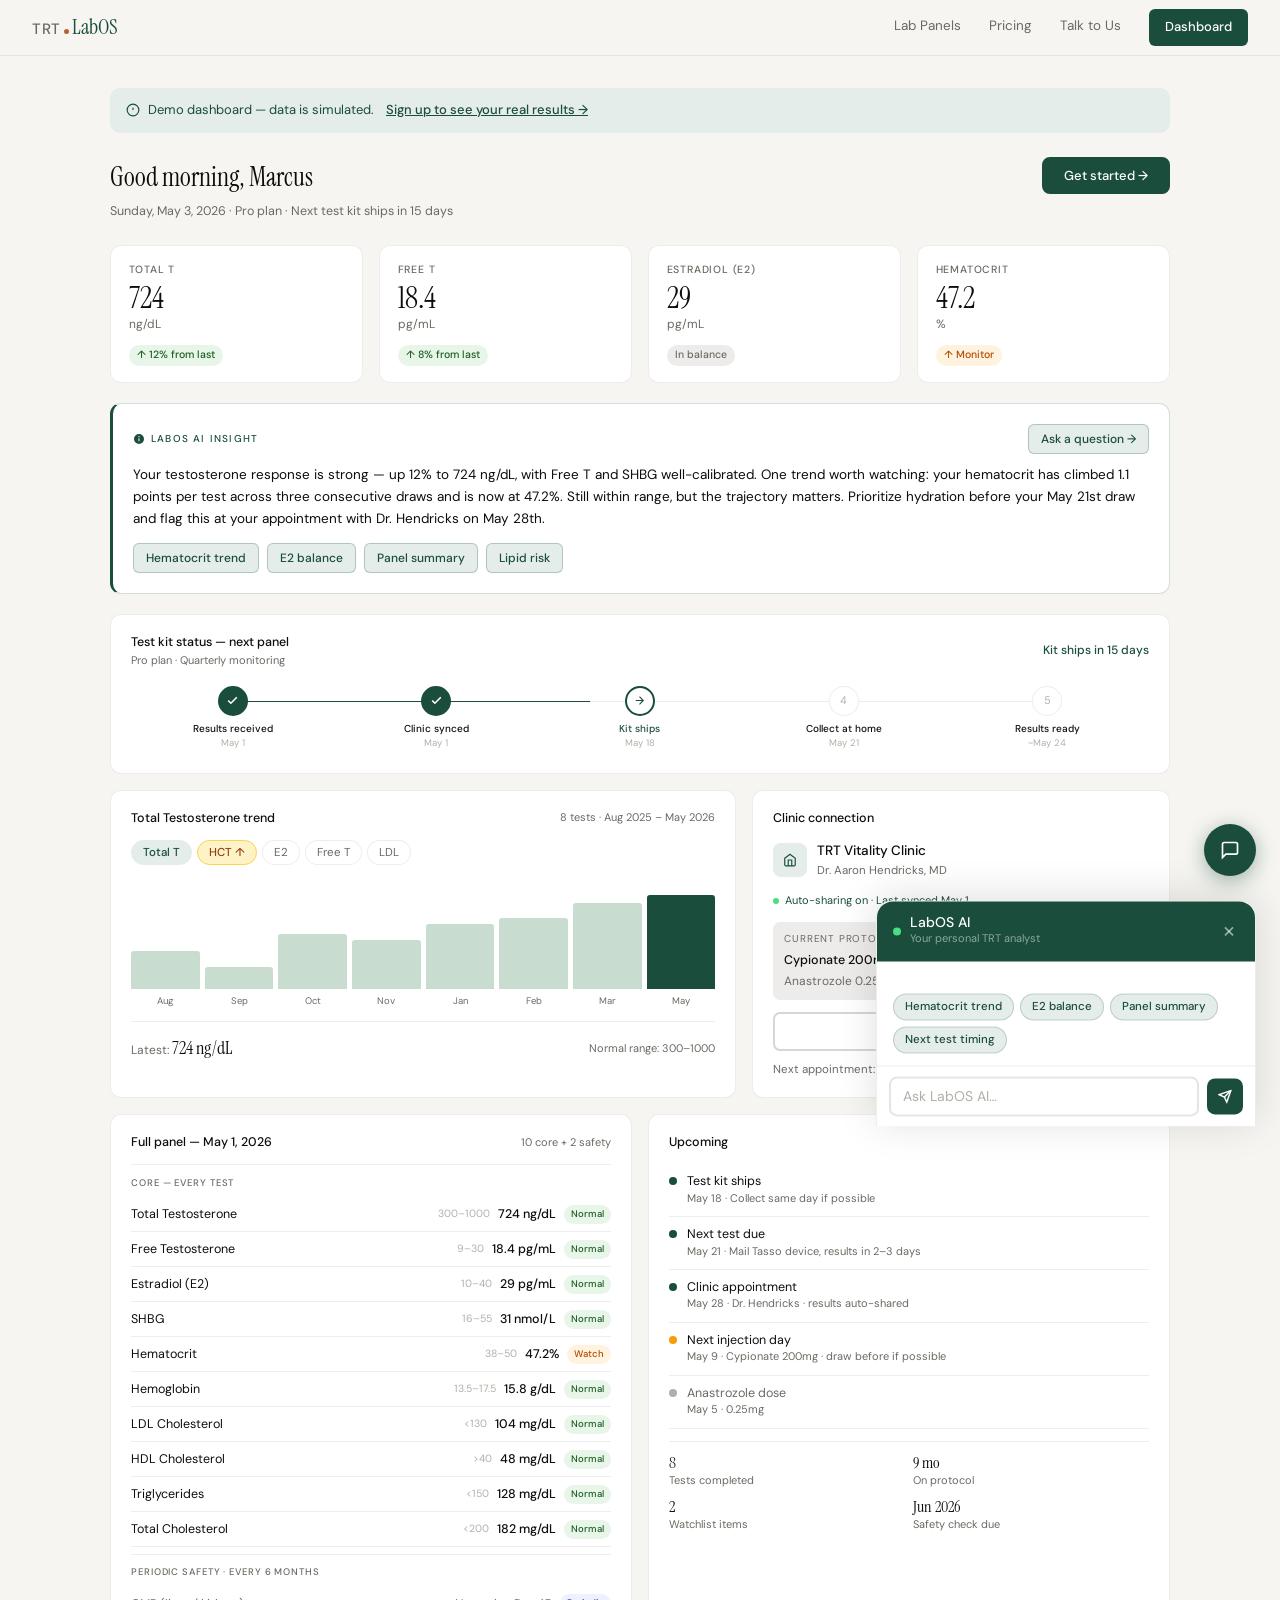
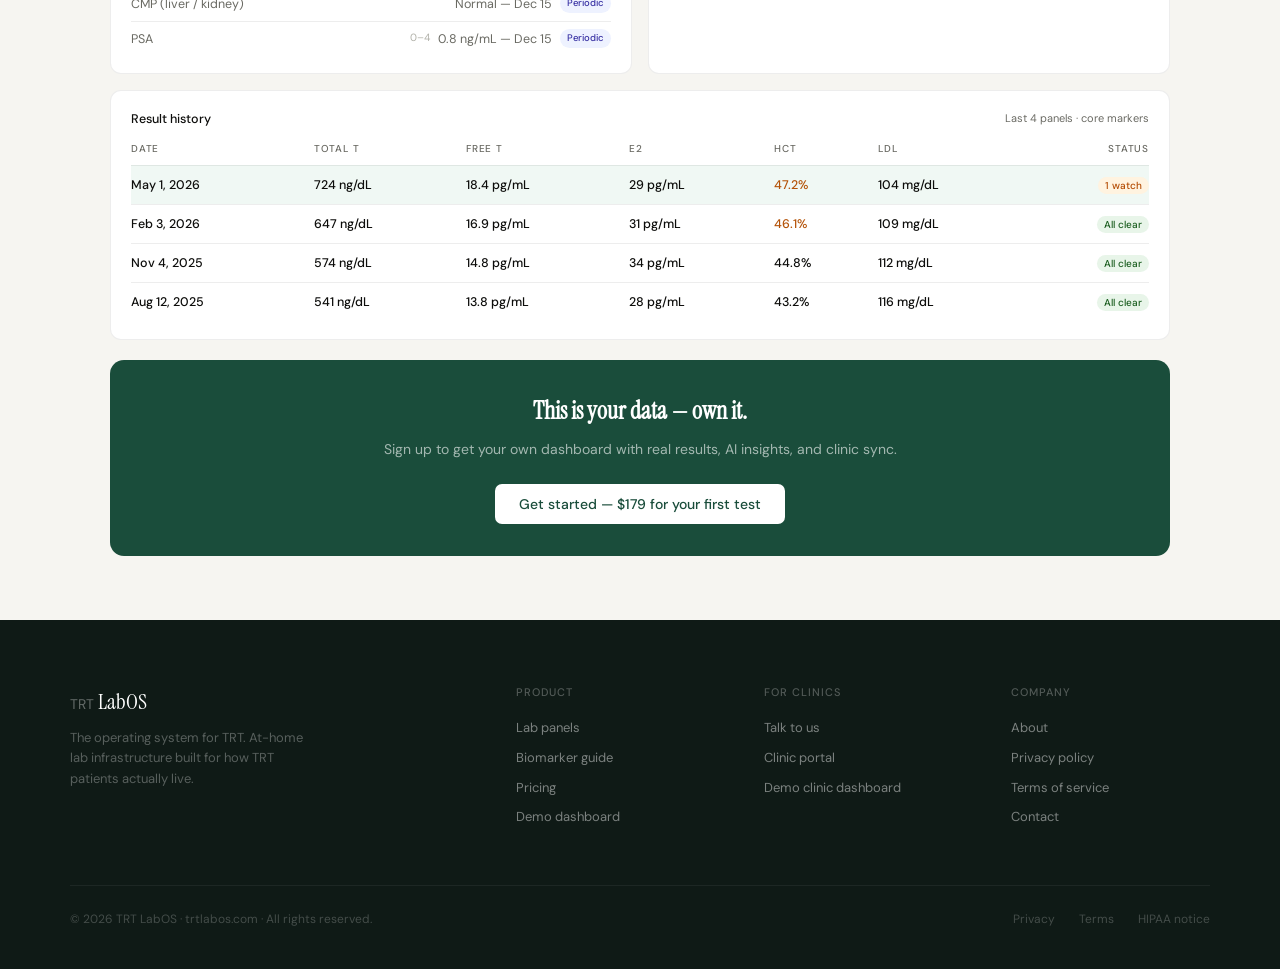
<file: demo-dashboard.html>
<!DOCTYPE html>
<html lang="en">
<head>
<meta charset="UTF-8">
<meta name="viewport" content="width=device-width, initial-scale=1.0">
<title>Patient Dashboard Demo — TRT LabOS</title>
<meta name="description" content="The TRT LabOS patient dashboard. Track testosterone, hematocrit, estradiol, and all core TRT biomarkers over time with AI-powered insights.">
<link rel="preconnect" href="https://fonts.googleapis.com">
<link rel="preconnect" href="https://fonts.gstatic.com" crossorigin>
<link rel="stylesheet" href="https://fonts.googleapis.com/css2?family=Instrument+Serif:ital@0;1&family=DM+Sans:wght@300;400;500&display=swap">
<link rel="stylesheet" href="styles.css?v=2">
<style>
.dash{max-width:1140px;margin:0 auto;padding:2rem 2.5rem 4rem;}
.dash-header{display:flex;justify-content:space-between;align-items:flex-start;margin-bottom:1.5rem;flex-wrap:wrap;gap:1rem;}
.dash-greeting{font-family:'Instrument Serif',serif;font-size:26px;color:var(--ink);margin-bottom:3px;}
.dash-meta{font-size:12.5px;color:var(--muted);}
.demo-banner{background:#E4EDE9;border-radius:10px;padding:12px 16px;font-size:13px;color:#1A4D3B;margin-bottom:1.5rem;display:flex;align-items:center;gap:8px;}
.demo-banner a{color:#1A4D3B;font-weight:500;margin-left:4px;}

/* ── METRICS ── */
.metrics-row{display:grid;grid-template-columns:repeat(4,1fr);gap:1rem;margin-bottom:1.25rem;}
.metric{background:#ffffff;border:1px solid var(--border);border-radius:11px;padding:1rem 1.1rem;}
.metric-lbl{font-size:10.5px;font-weight:500;text-transform:uppercase;letter-spacing:0.8px;color:var(--muted);margin-bottom:4px;}
.metric-val{font-family:'Instrument Serif',serif;font-size:30px;line-height:1;color:var(--ink);margin-bottom:2px;}
.metric-unit{font-size:12px;color:var(--muted);margin-bottom:6px;}
.trend-pill{display:inline-flex;align-items:center;gap:3px;font-size:10.5px;font-weight:500;padding:2px 8px;border-radius:20px;}
.tp-up{background:var(--success-bg);color:var(--success-text);}
.tp-warn{background:var(--warn-bg);color:var(--warn-text);}
.tp-ok{background:var(--surface);color:var(--muted);}

/* ── AI CARD ── */
.ai-card{background:#ffffff;border:1px solid rgba(26,77,59,0.18);border-left:3px solid #1A4D3B;border-radius:11px;padding:1.25rem;margin-bottom:1.25rem;}
.ai-header{display:flex;align-items:center;gap:6px;font-size:10px;font-weight:500;letter-spacing:1.2px;text-transform:uppercase;color:#1A4D3B;margin-bottom:0.6rem;}
.ai-body{font-size:13.5px;color:var(--ink);line-height:1.65;margin-bottom:0.75rem;}
.ai-btns{display:flex;gap:8px;flex-wrap:wrap;}

/* ── KIT TRACKER ── */
.kit-tracker{background:#fff;border:1px solid var(--border);border-radius:11px;padding:1.1rem 1.25rem;margin-bottom:1rem;}
.kit-header{display:flex;justify-content:space-between;align-items:center;margin-bottom:1rem;}
.kit-title{font-size:12.5px;font-weight:500;color:var(--ink);}
.kit-subtitle{font-size:11px;color:var(--muted);}
.kit-steps{display:flex;align-items:flex-start;position:relative;padding:0 0 0.25rem;}
.kit-steps::before{content:'';position:absolute;top:15px;left:calc(10% + 1px);right:calc(10% + 1px);height:1px;background:var(--border);z-index:0;}
.kit-progress{position:absolute;top:15px;left:calc(10% + 1px);height:1px;background:#1A4D3B;z-index:1;width:35%;}
.kit-step{flex:1;text-align:center;position:relative;z-index:2;}
.kit-node{width:30px;height:30px;border-radius:50%;display:flex;align-items:center;justify-content:center;margin:0 auto 6px;font-size:11px;}
.kit-node.done{background:#1A4D3B;color:#fff;}
.kit-node.next{background:#fff;border:2px solid #1A4D3B;color:#1A4D3B;}
.kit-node.future{background:#fff;border:1px solid var(--border);color:var(--subtle);}
.kit-lbl{font-size:10px;line-height:1.3;color:var(--muted);}
.kit-lbl strong{display:block;color:var(--ink);font-weight:500;}
.kit-lbl.next-lbl strong{color:#1A4D3B;}
.kit-date{font-size:9.5px;color:var(--subtle);margin-top:1px;}

/* ── DASH GRID ── */
.dash-grid{display:grid;grid-template-columns:3fr 2fr;gap:1rem;margin-bottom:1rem;}
.dash-card{background:#ffffff;border:1px solid var(--border);border-radius:11px;padding:1.1rem 1.25rem;}
.card-title{font-size:12.5px;font-weight:500;color:var(--ink);margin-bottom:0.75rem;display:flex;justify-content:space-between;align-items:center;flex-wrap:wrap;gap:6px;}
.card-sub{font-size:11px;color:var(--muted);font-weight:400;}

/* ── TREND CHART ── */
.trend-tabs{display:flex;gap:5px;margin-bottom:0.85rem;flex-wrap:wrap;}
.trend-tab{font-size:11.5px;padding:4px 11px;border-radius:20px;border:1px solid var(--border);background:#fff;color:var(--muted);cursor:pointer;font-family:'DM Sans',sans-serif;transition:all 0.12s;white-space:nowrap;}
.trend-tab:hover{background:var(--surface);}
.trend-tab.active{background:#E4EDE9;border-color:#E4EDE9;color:#1A4D3B;font-weight:500;}
.trend-tab.active-warn{background:#FEF3C7;border-color:#FCD34D;color:#92400E;font-weight:500;}
.bar-chart{height:110px;display:flex;align-items:flex-end;gap:5px;}
.bar{flex:1;border-radius:3px 3px 0 0;transition:opacity 0.12s;}
.bar:hover{opacity:0.75;}
.chart-x{display:flex;gap:5px;margin-top:5px;}
.chart-x span{flex:1;font-size:9.5px;color:var(--muted);text-align:center;}
.trend-footer{display:flex;justify-content:space-between;align-items:center;margin-top:0.75rem;padding-top:0.75rem;border-top:1px solid var(--border);font-size:12px;color:var(--muted);}
.trend-current-val{font-family:'Instrument Serif',serif;font-size:18px;color:var(--ink);}

/* ── CLINIC CARD ── */
.clinic-hdr{display:flex;align-items:center;gap:10px;margin-bottom:0.75rem;}
.clinic-ico{width:34px;height:34px;background:#E4EDE9;border-radius:8px;display:flex;align-items:center;justify-content:center;flex-shrink:0;}
.clinic-nm{font-size:13.5px;font-weight:500;color:var(--ink);}
.clinic-dr{font-size:11.5px;color:var(--muted);}
.clinic-meta-d{font-size:11.5px;color:var(--muted);margin-bottom:10px;}
.clinic-proto{background:var(--surface);border-radius:7px;padding:9px 11px;margin-bottom:12px;}
.proto-lbl{font-size:10px;text-transform:uppercase;letter-spacing:0.8px;color:var(--muted);margin-bottom:3px;}
.proto-val{font-size:12.5px;color:var(--ink);font-weight:500;}
.clinic-sync{display:flex;align-items:center;gap:6px;font-size:11px;color:#1A4D3B;margin-bottom:12px;}
.sync-dot{width:6px;height:6px;border-radius:50%;background:#4ade80;animation:livePulse 2s infinite;}
@keyframes livePulse{0%,100%{opacity:1}50%{opacity:0.45}}

/* ── BOTTOM GRID ── */
.dash-bottom{display:grid;grid-template-columns:1fr 1fr;gap:1rem;margin-bottom:1rem;}

/* ── FULL PANEL ── */
.panel-section{font-size:9.5px;font-weight:500;letter-spacing:0.9px;text-transform:uppercase;color:var(--muted);padding:0.65rem 0 0.4rem;border-top:1px solid var(--border);margin-top:0.4rem;}
.panel-section:first-child{border-top:none;padding-top:0;margin-top:0;}
.lab-row{display:flex;justify-content:space-between;align-items:center;padding:7px 0;border-bottom:1px solid var(--border);font-size:12.5px;}
.lab-row:last-child{border-bottom:none;}
.lab-name{color:var(--ink);}
.lab-name.dim{color:var(--muted);}
.lab-right{display:flex;align-items:center;gap:8px;}
.lab-val{font-weight:500;color:var(--ink);}
.lab-val.dim{color:var(--muted);font-weight:400;}
.lab-range{font-size:10.5px;color:var(--subtle);}
.pill{font-size:9.5px;font-weight:500;padding:2px 7px;border-radius:10px;}
.p-ok{background:var(--success-bg);color:var(--success-text);}
.p-watch{background:var(--warn-bg);color:var(--warn-text);}
.p-periodic{background:#EEF2FF;color:#3730A3;}

/* ── REMINDERS ── */
.reminder{display:flex;align-items:flex-start;gap:10px;padding:9px 0;border-bottom:1px solid var(--border);font-size:12.5px;}
.reminder:last-child{border-bottom:none;}
.rem-dot{width:8px;height:8px;border-radius:50%;background:#1A4D3B;flex-shrink:0;margin-top:4px;}
.rem-dot.dim{background:var(--subtle);}
.rem-dot.amber{background:#F59E0B;}
.rem-title{color:var(--ink);line-height:1.3;}
.rem-date{font-size:11px;color:var(--muted);}
.stats-strip{margin-top:0.75rem;padding-top:0.75rem;border-top:1px solid var(--border);display:grid;grid-template-columns:1fr 1fr;gap:0.5rem;}
.stat-mini{font-size:11px;color:var(--muted);}
.stat-mini strong{display:block;font-size:16px;font-family:'Instrument Serif',serif;color:var(--ink);font-weight:400;line-height:1.1;margin-bottom:1px;}

/* ── HISTORY TABLE ── */
.history-card{background:#fff;border:1px solid var(--border);border-radius:11px;padding:1.1rem 1.25rem;margin-bottom:1.25rem;}
.history-table{width:100%;border-collapse:collapse;font-size:12.5px;}
.history-table th{text-align:left;font-size:10px;font-weight:500;letter-spacing:0.8px;text-transform:uppercase;color:var(--muted);padding:0 10px 8px 0;border-bottom:1px solid var(--border);}
.history-table th:last-child{text-align:right;padding-right:0;}
.history-table td{padding:9px 10px 9px 0;border-bottom:1px solid var(--border);color:var(--ink);vertical-align:middle;}
.history-table tr:last-child td{border-bottom:none;}
.history-table td:last-child{text-align:right;padding-right:0;}
.ht-date{font-weight:500;white-space:nowrap;}
.ht-cur{background:#f0f8f4;}
.ht-v{font-weight:500;}
.ht-v.watch{color:#B45309;}
.ht-badge{font-size:10px;padding:2px 7px;border-radius:10px;font-weight:500;white-space:nowrap;}
.ht-badge.ok{background:var(--success-bg);color:var(--success-text);}
.ht-badge.watch{background:var(--warn-bg);color:var(--warn-text);}

/* ── CTA ── */
.dash-cta{background:#1A4D3B;border-radius:14px;padding:2rem 2.5rem;text-align:center;margin-top:1.25rem;}
.dash-cta h3{font-family:'Instrument Serif',serif;font-size:24px;color:#ffffff;margin-bottom:0.5rem;}
.dash-cta p{font-size:14px;color:rgba(255,255,255,0.6);margin-bottom:1.5rem;}

/* ── AI CHAT ── */
.chat-fab{position:fixed;bottom:1.5rem;right:1.5rem;width:52px;height:52px;border-radius:50%;background:#1A4D3B;border:none;cursor:pointer;display:flex;align-items:center;justify-content:center;box-shadow:0 4px 20px rgba(26,77,59,0.4);z-index:300;transition:background 0.15s,transform 0.15s;}
.chat-fab:hover{background:#255C47;transform:scale(1.05);}
.chat-drawer{position:fixed;bottom:0;right:1.5rem;width:380px;background:#ffffff;border:1px solid var(--border);border-bottom:none;border-radius:16px 16px 0 0;box-shadow:0 -4px 40px rgba(0,0,0,0.13);z-index:400;transform:translateY(100%);transition:transform 0.28s cubic-bezier(0.4,0,0.2,1);display:flex;flex-direction:column;max-height:520px;}
.chat-drawer.open{transform:translateY(0);}
.chat-hdr{background:#1A4D3B;padding:13px 16px;border-radius:16px 16px 0 0;display:flex;align-items:center;justify-content:space-between;flex-shrink:0;}
.chat-hdr-left{display:flex;align-items:center;gap:9px;}
.chat-hdr-dot{width:8px;height:8px;border-radius:50%;background:#4ade80;flex-shrink:0;animation:livePulse 2s infinite;}
.chat-hdr-title{font-size:14px;font-weight:500;color:#ffffff;font-family:'DM Sans',sans-serif;line-height:1.2;}
.chat-hdr-sub{font-size:11px;color:rgba(255,255,255,0.5);}
.chat-close{background:none;border:none;cursor:pointer;color:rgba(255,255,255,0.55);padding:2px;display:flex;align-items:center;transition:color 0.15s;}
.chat-close:hover{color:#ffffff;}
.chat-msgs{flex:1;overflow-y:auto;padding:1rem;display:flex;flex-direction:column;gap:10px;min-height:0;}
.chat-msgs::-webkit-scrollbar{width:4px;}
.chat-msgs::-webkit-scrollbar-thumb{background:rgba(0,0,0,0.1);border-radius:2px;}
.chat-msg{display:flex;flex-direction:column;max-width:90%;}
.chat-msg.ai{align-self:flex-start;}
.chat-msg.user{align-self:flex-end;}
.chat-bubble{padding:10px 13px;border-radius:12px;font-size:13.5px;line-height:1.6;font-family:'DM Sans',sans-serif;}
.chat-msg.ai .chat-bubble{background:#F6F5F1;color:var(--ink);border-radius:4px 12px 12px 12px;}
.chat-msg.user .chat-bubble{background:#1A4D3B;color:#ffffff;border-radius:12px 4px 12px 12px;}
.chat-time{font-size:10px;color:var(--subtle);margin-top:3px;padding:0 2px;}
.chat-msg.user .chat-time{text-align:right;}
.chat-typing{display:flex;align-items:center;gap:5px;padding:11px 14px;background:#F6F5F1;border-radius:4px 12px 12px 12px;width:fit-content;}
.typing-dot{width:6px;height:6px;border-radius:50%;background:var(--muted);animation:typingBounce 1.2s infinite;}
.typing-dot:nth-child(2){animation-delay:0.18s;}
.typing-dot:nth-child(3){animation-delay:0.36s;}
@keyframes typingBounce{0%,60%,100%{transform:translateY(0)}30%{transform:translateY(-5px)}}
.chat-suggested{display:flex;flex-wrap:wrap;gap:6px;padding:0 1rem 0.75rem;flex-shrink:0;}
.chat-sug-btn{font-size:11.5px;padding:5px 11px;border-radius:20px;border:1px solid rgba(26,77,59,0.2);background:#E4EDE9;color:#1A4D3B;cursor:pointer;font-family:'DM Sans',sans-serif;font-weight:500;transition:background 0.15s;white-space:nowrap;}
.chat-sug-btn:hover{background:#c8ddd6;}
.chat-input-row{border-top:1px solid var(--border);padding:10px 12px;display:flex;gap:8px;align-items:center;flex-shrink:0;}
.chat-input{flex:1;border:2px solid rgba(0,0,0,0.1);border-radius:8px;padding:9px 12px;font-size:14px;font-family:'DM Sans',sans-serif;color:var(--ink);outline:none;background:#ffffff;transition:border-color 0.15s;}
.chat-input:focus{border-color:#1A4D3B;}
.chat-input::placeholder{color:#B0B0A8;}
.chat-send{width:36px;height:36px;border-radius:8px;background:#1A4D3B;border:none;cursor:pointer;display:flex;align-items:center;justify-content:center;flex-shrink:0;transition:background 0.15s;}
.chat-send:hover{background:#255C47;}

@media(max-width:768px){
  .dash-grid,.dash-bottom{grid-template-columns:1fr;}
  .kit-lbl{display:none;}
  .kit-date{display:none;}
}
@media(max-width:640px){
  .dash{padding:1.5rem 1.25rem 3rem;}
  .metrics-row{grid-template-columns:1fr 1fr;}
  .history-table th:nth-child(3),.history-table td:nth-child(3),
  .history-table th:nth-child(4),.history-table td:nth-child(4){display:none;}
  .chat-drawer{right:0;width:100%;border-radius:16px 16px 0 0;}
  .chat-fab{bottom:1rem;right:1rem;}
}
</style>
</head>
<body>

<nav class="nav">
  <a href="/" class="nav-logo"><span class="nav-trt">TRT</span><div class="nav-dot"></div><span class="nav-labos">LabOS</span></a>
  <div class="nav-links">
    <a href="/panels.html">Lab Panels</a>
    <a href="/pricing.html">Pricing</a>
    <a href="/contact.html">Talk to Us</a>
    <a href="/demo-dashboard.html" class="nav-cta active">Dashboard</a>
  </div>
  <div class="hamburger" id="hamburger" onclick="toggleMenu()"><span></span><span></span><span></span></div>
</nav>
<div class="mobile-menu" id="mobile-menu">
  <a href="/panels.html">Lab Panels</a>
  <a href="/pricing.html">Pricing</a>
  <a href="/contact.html">Talk to Us</a>
  <a href="/about.html">About</a>
  <a href="/signup.html" class="mob-cta">Sign In</a>
</div>

<div class="dash">

  <div class="demo-banner">
    <svg width="14" height="14" viewBox="0 0 24 24" fill="none" stroke="#1A4D3B" stroke-width="2"><circle cx="12" cy="12" r="10"/><path d="M12 8v4m0 4h.01"/></svg>
    Demo dashboard — data is simulated.
    <a href="/signup.html">Sign up to see your real results →</a>
  </div>

  <div class="dash-header">
    <div>
      <div class="dash-greeting">Good morning, Marcus</div>
      <div class="dash-meta">Sunday, May 3, 2026 · Pro plan · Next test kit ships in 15 days</div>
    </div>
    <a href="/signup.html" class="btn-primary" style="font-size:13px;padding:10px 20px;">Get started →</a>
  </div>

  <!-- METRICS -->
  <div class="metrics-row">
    <div class="metric">
      <div class="metric-lbl">Total T</div>
      <div class="metric-val">724</div>
      <div class="metric-unit">ng/dL</div>
      <span class="trend-pill tp-up">↑ 12% from last</span>
    </div>
    <div class="metric">
      <div class="metric-lbl">Free T</div>
      <div class="metric-val">18.4</div>
      <div class="metric-unit">pg/mL</div>
      <span class="trend-pill tp-up">↑ 8% from last</span>
    </div>
    <div class="metric">
      <div class="metric-lbl">Estradiol (E2)</div>
      <div class="metric-val">29</div>
      <div class="metric-unit">pg/mL</div>
      <span class="trend-pill tp-ok">In balance</span>
    </div>
    <div class="metric">
      <div class="metric-lbl">Hematocrit</div>
      <div class="metric-val">47.2</div>
      <div class="metric-unit">%</div>
      <span class="trend-pill tp-warn">↑ Monitor</span>
    </div>
  </div>

  <!-- AI INSIGHT -->
  <div class="ai-card">
    <div class="ai-header" style="justify-content:space-between;">
      <span style="display:flex;align-items:center;gap:6px;">
        <svg width="12" height="12" viewBox="0 0 24 24" fill="#1A4D3B"><path d="M12 2a10 10 0 100 20A10 10 0 0012 2zm1 14.5h-2v-6h2v6zm0-8h-2V6h2v2.5z"/></svg>
        LabOS AI Insight
      </span>
      <button class="ai-btn" onclick="toggleChat()" style="letter-spacing:0;">Ask a question →</button>
    </div>
    <div class="ai-body">Your testosterone response is strong — up 12% to 724 ng/dL, with Free T and SHBG well-calibrated. One trend worth watching: your hematocrit has climbed 1.1 points per test across three consecutive draws and is now at 47.2%. Still within range, but the trajectory matters. Prioritize hydration before your May 21st draw and flag this at your appointment with Dr. Hendricks on May 28th.</div>
    <div class="ai-btns">
      <button class="ai-btn" onclick="sendSuggestion('Manage hematocrit')">Hematocrit trend</button>
      <button class="ai-btn" onclick="sendSuggestion('Explain E2 balance')">E2 balance</button>
      <button class="ai-btn" onclick="sendSuggestion('Full panel summary')">Panel summary</button>
      <button class="ai-btn" onclick="sendSuggestion('What is my lipid risk?')">Lipid risk</button>
    </div>
  </div>

  <!-- KIT STATUS TRACKER -->
  <div class="kit-tracker">
    <div class="kit-header">
      <div>
        <div class="kit-title">Test kit status — next panel</div>
        <div class="kit-subtitle">Pro plan · Quarterly monitoring</div>
      </div>
      <div style="font-size:12px;color:#1A4D3B;font-weight:500;">Kit ships in 15 days</div>
    </div>
    <div class="kit-steps">
      <div class="kit-progress"></div>
      <div class="kit-step">
        <div class="kit-node done">
          <svg width="13" height="13" viewBox="0 0 24 24" fill="none" stroke="#fff" stroke-width="3"><polyline points="20 6 9 17 4 12"/></svg>
        </div>
        <div class="kit-lbl done"><strong>Results received</strong></div>
        <div class="kit-date">May 1</div>
      </div>
      <div class="kit-step">
        <div class="kit-node done">
          <svg width="13" height="13" viewBox="0 0 24 24" fill="none" stroke="#fff" stroke-width="3"><polyline points="20 6 9 17 4 12"/></svg>
        </div>
        <div class="kit-lbl done"><strong>Clinic synced</strong></div>
        <div class="kit-date">May 1</div>
      </div>
      <div class="kit-step">
        <div class="kit-node next">
          <svg width="13" height="13" viewBox="0 0 24 24" fill="none" stroke="#1A4D3B" stroke-width="2"><path d="M5 12h14M12 5l7 7-7 7"/></svg>
        </div>
        <div class="kit-lbl next-lbl"><strong>Kit ships</strong></div>
        <div class="kit-date">May 18</div>
      </div>
      <div class="kit-step">
        <div class="kit-node future">4</div>
        <div class="kit-lbl"><strong>Collect at home</strong></div>
        <div class="kit-date">May 21</div>
      </div>
      <div class="kit-step">
        <div class="kit-node future">5</div>
        <div class="kit-lbl"><strong>Results ready</strong></div>
        <div class="kit-date">~May 24</div>
      </div>
    </div>
  </div>

  <!-- TREND CHART + CLINIC -->
  <div class="dash-grid">
    <div class="dash-card">
      <div class="card-title">
        <span id="trend-title">Total Testosterone trend</span>
        <span class="card-sub" id="trend-sub">8 tests · Aug 2025 – May 2026</span>
      </div>
      <div class="trend-tabs">
        <button class="trend-tab active" data-key="totalT" onclick="renderTrend('totalT')">Total T</button>
        <button class="trend-tab active-warn" data-key="hct" onclick="renderTrend('hct')" style="background:#FEF3C7;border-color:#FCD34D;color:#92400E;font-weight:500;">HCT ↑</button>
        <button class="trend-tab" data-key="e2" onclick="renderTrend('e2')">E2</button>
        <button class="trend-tab" data-key="freeT" onclick="renderTrend('freeT')">Free T</button>
        <button class="trend-tab" data-key="ldl" onclick="renderTrend('ldl')">LDL</button>
      </div>
      <div class="bar-chart" id="bar-chart"></div>
      <div class="chart-x" id="chart-x"></div>
      <div class="trend-footer">
        <span>Latest: <span class="trend-current-val" id="trend-current">724 ng/dL</span></span>
        <span id="trend-range-label" style="font-size:11px;">Normal range: 300–1000 ng/dL</span>
      </div>
    </div>

    <div class="dash-card">
      <div class="card-title">Clinic connection</div>
      <div class="clinic-hdr">
        <div class="clinic-ico">
          <svg width="14" height="14" viewBox="0 0 24 24" fill="none" stroke="#1A4D3B" stroke-width="2"><path d="M3 9l9-7 9 7v11a2 2 0 01-2 2H5a2 2 0 01-2-2z"/><polyline points="9 22 9 12 15 12 15 22"/></svg>
        </div>
        <div>
          <div class="clinic-nm">TRT Vitality Clinic</div>
          <div class="clinic-dr">Dr. Aaron Hendricks, MD</div>
        </div>
      </div>
      <div class="clinic-sync">
        <div class="sync-dot"></div>
        Auto-sharing on · Last synced May 1
      </div>
      <div class="clinic-proto">
        <div class="proto-lbl">Current protocol</div>
        <div class="proto-val">Cypionate 200mg / 2wk</div>
        <div style="font-size:12px;color:var(--muted);margin-top:2px;">Anastrozole 0.25mg / 2× wk</div>
      </div>
      <button class="btn-dash">Message clinic</button>
      <div style="margin-top:10px;font-size:11.5px;color:var(--muted);">Next appointment: <strong style="color:var(--ink);">May 28 · Dr. Hendricks</strong></div>
    </div>
  </div>

  <!-- FULL PANEL + REMINDERS -->
  <div class="dash-bottom">
    <div class="dash-card">
      <div class="card-title">
        Full panel — May 1, 2026
        <span class="card-sub">10 core + 2 safety</span>
      </div>

      <div class="panel-section">Core — every test</div>
      <div class="lab-row"><span class="lab-name">Total Testosterone</span><div class="lab-right"><span class="lab-range">300–1000</span><span class="lab-val">724 ng/dL</span><span class="pill p-ok">Normal</span></div></div>
      <div class="lab-row"><span class="lab-name">Free Testosterone</span><div class="lab-right"><span class="lab-range">9–30</span><span class="lab-val">18.4 pg/mL</span><span class="pill p-ok">Normal</span></div></div>
      <div class="lab-row"><span class="lab-name">Estradiol (E2)</span><div class="lab-right"><span class="lab-range">10–40</span><span class="lab-val">29 pg/mL</span><span class="pill p-ok">Normal</span></div></div>
      <div class="lab-row"><span class="lab-name">SHBG</span><div class="lab-right"><span class="lab-range">16–55</span><span class="lab-val">31 nmol/L</span><span class="pill p-ok">Normal</span></div></div>
      <div class="lab-row"><span class="lab-name">Hematocrit</span><div class="lab-right"><span class="lab-range">38–50</span><span class="lab-val">47.2%</span><span class="pill p-watch">Watch</span></div></div>
      <div class="lab-row"><span class="lab-name">Hemoglobin</span><div class="lab-right"><span class="lab-range">13.5–17.5</span><span class="lab-val">15.8 g/dL</span><span class="pill p-ok">Normal</span></div></div>
      <div class="lab-row"><span class="lab-name">LDL Cholesterol</span><div class="lab-right"><span class="lab-range">&lt;130</span><span class="lab-val">104 mg/dL</span><span class="pill p-ok">Normal</span></div></div>
      <div class="lab-row"><span class="lab-name">HDL Cholesterol</span><div class="lab-right"><span class="lab-range">&gt;40</span><span class="lab-val">48 mg/dL</span><span class="pill p-ok">Normal</span></div></div>
      <div class="lab-row"><span class="lab-name">Triglycerides</span><div class="lab-right"><span class="lab-range">&lt;150</span><span class="lab-val">128 mg/dL</span><span class="pill p-ok">Normal</span></div></div>
      <div class="lab-row"><span class="lab-name">Total Cholesterol</span><div class="lab-right"><span class="lab-range">&lt;200</span><span class="lab-val">182 mg/dL</span><span class="pill p-ok">Normal</span></div></div>

      <div class="panel-section">Periodic safety · every 6 months</div>
      <div class="lab-row"><span class="lab-name dim">CMP (liver / kidney)</span><div class="lab-right"><span class="lab-val dim">Normal — Dec 15</span><span class="pill p-periodic">Periodic</span></div></div>
      <div class="lab-row"><span class="lab-name dim">PSA</span><div class="lab-right"><span class="lab-range">0–4</span><span class="lab-val dim">0.8 ng/mL — Dec 15</span><span class="pill p-periodic">Periodic</span></div></div>
    </div>

    <div class="dash-card">
      <div class="card-title">Upcoming</div>
      <div class="reminder">
        <div class="rem-dot"></div>
        <div>
          <div class="rem-title">Test kit ships</div>
          <div class="rem-date">May 18 · Collect same day if possible</div>
        </div>
      </div>
      <div class="reminder">
        <div class="rem-dot"></div>
        <div>
          <div class="rem-title">Next test due</div>
          <div class="rem-date">May 21 · Mail Tasso device, results in 2–3 days</div>
        </div>
      </div>
      <div class="reminder">
        <div class="rem-dot"></div>
        <div>
          <div class="rem-title">Clinic appointment</div>
          <div class="rem-date">May 28 · Dr. Hendricks · results auto-shared</div>
        </div>
      </div>
      <div class="reminder">
        <div class="rem-dot amber"></div>
        <div>
          <div class="rem-title">Next injection day</div>
          <div class="rem-date">May 9 · Cypionate 200mg · draw before if possible</div>
        </div>
      </div>
      <div class="reminder">
        <div class="rem-dot dim"></div>
        <div>
          <div class="rem-title" style="color:var(--muted);">Anastrozole dose</div>
          <div class="rem-date">May 5 · 0.25mg</div>
        </div>
      </div>
      <div class="stats-strip">
        <div class="stat-mini"><strong>8</strong>Tests completed</div>
        <div class="stat-mini"><strong>9 mo</strong>On protocol</div>
        <div class="stat-mini"><strong>2</strong>Watchlist items</div>
        <div class="stat-mini"><strong>Jun 2026</strong>Safety check due</div>
      </div>
    </div>
  </div>

  <!-- RESULT HISTORY -->
  <div class="history-card">
    <div class="card-title">
      Result history
      <span class="card-sub">Last 4 panels · core markers</span>
    </div>
    <table class="history-table">
      <thead>
        <tr>
          <th>Date</th>
          <th>Total T</th>
          <th>Free T</th>
          <th>E2</th>
          <th>HCT</th>
          <th>LDL</th>
          <th style="text-align:right;">Status</th>
        </tr>
      </thead>
      <tbody>
        <tr class="ht-cur">
          <td class="ht-date">May 1, 2026</td>
          <td class="ht-v">724 ng/dL</td>
          <td class="ht-v">18.4 pg/mL</td>
          <td class="ht-v">29 pg/mL</td>
          <td class="ht-v watch">47.2%</td>
          <td class="ht-v">104 mg/dL</td>
          <td><span class="ht-badge watch">1 watch</span></td>
        </tr>
        <tr>
          <td class="ht-date">Feb 3, 2026</td>
          <td class="ht-v">647 ng/dL</td>
          <td class="ht-v">16.9 pg/mL</td>
          <td class="ht-v">31 pg/mL</td>
          <td class="ht-v watch">46.1%</td>
          <td class="ht-v">109 mg/dL</td>
          <td><span class="ht-badge ok">All clear</span></td>
        </tr>
        <tr>
          <td class="ht-date">Nov 4, 2025</td>
          <td class="ht-v">574 ng/dL</td>
          <td class="ht-v">14.8 pg/mL</td>
          <td class="ht-v">34 pg/mL</td>
          <td class="ht-v">44.8%</td>
          <td class="ht-v">112 mg/dL</td>
          <td><span class="ht-badge ok">All clear</span></td>
        </tr>
        <tr>
          <td class="ht-date">Aug 12, 2025</td>
          <td class="ht-v">541 ng/dL</td>
          <td class="ht-v">13.8 pg/mL</td>
          <td class="ht-v">28 pg/mL</td>
          <td class="ht-v">43.2%</td>
          <td class="ht-v">116 mg/dL</td>
          <td><span class="ht-badge ok">All clear</span></td>
        </tr>
      </tbody>
    </table>
  </div>

  <!-- CTA -->
  <div class="dash-cta">
    <h3>This is your data — own it.</h3>
    <p>Sign up to get your own dashboard with real results, AI insights, and clinic sync.</p>
    <a href="/signup.html" class="btn-white">Get started — $179 for your first test</a>
  </div>

</div><!-- /dash -->

<footer>
  <div class="footer-inner">
    <div class="footer-top">
      <div><div class="footer-logo"><span>TRT</span>LabOS</div><p class="footer-tagline">The operating system for TRT. At-home lab infrastructure built for how TRT patients actually live.</p></div>
      <div class="footer-col"><h4>Product</h4><a href="/panels.html">Lab panels</a><a href="/biomarkers.html">Biomarker guide</a><a href="/pricing.html">Pricing</a><a href="/demo-dashboard.html">Demo dashboard</a></div>
      <div class="footer-col"><h4>For clinics</h4><a href="/contact.html">Talk to us</a><a href="/clinic.html">Clinic portal</a><a href="/demo-clinic-dashboard.html">Demo clinic dashboard</a></div>
      <div class="footer-col"><h4>Company</h4><a href="/about.html">About</a><a href="/privacy.html">Privacy policy</a><a href="/terms.html">Terms of service</a><a href="mailto:support@trtlabos.com">Contact</a></div>
    </div>
    <div class="footer-bottom">
      <p>© 2026 TRT LabOS · trtlabos.com · All rights reserved.</p>
      <div class="footer-legal"><a href="/privacy.html">Privacy</a><a href="/terms.html">Terms</a><a href="/privacy.html#hipaa">HIPAA notice</a></div>
    </div>
  </div>
</footer>

<!-- Chat FAB -->
<button class="chat-fab" id="chat-fab" onclick="toggleChat()" aria-label="Ask LabOS AI">
  <svg width="20" height="20" viewBox="0 0 24 24" fill="none" stroke="#ffffff" stroke-width="2"><path d="M21 15a2 2 0 01-2 2H7l-4 4V5a2 2 0 012-2h14a2 2 0 012 2z"/></svg>
</button>

<!-- Chat drawer -->
<div class="chat-drawer" id="chat-drawer">
  <div class="chat-hdr">
    <div class="chat-hdr-left">
      <div class="chat-hdr-dot"></div>
      <div>
        <div class="chat-hdr-title">LabOS AI</div>
        <div class="chat-hdr-sub">Your personal TRT analyst</div>
      </div>
    </div>
    <button class="chat-close" onclick="toggleChat()">
      <svg width="16" height="16" viewBox="0 0 24 24" fill="none" stroke="currentColor" stroke-width="2.5"><line x1="18" y1="6" x2="6" y2="18"/><line x1="6" y1="6" x2="18" y2="18"/></svg>
    </button>
  </div>
  <div class="chat-msgs" id="chat-msgs"></div>
  <div class="chat-suggested" id="chat-suggested">
    <button class="chat-sug-btn" onclick="sendSuggestion('Manage hematocrit')">Hematocrit trend</button>
    <button class="chat-sug-btn" onclick="sendSuggestion('Explain E2 balance')">E2 balance</button>
    <button class="chat-sug-btn" onclick="sendSuggestion('Full panel summary')">Panel summary</button>
    <button class="chat-sug-btn" onclick="sendSuggestion('When should I test next?')">Next test timing</button>
  </div>
  <div class="chat-input-row">
    <input class="chat-input" id="chat-input" type="text" placeholder="Ask LabOS AI…" onkeydown="handleChatKey(event)" autocomplete="off">
    <button class="chat-send" id="chat-send-btn" onclick="sendMessage()">
      <svg width="14" height="14" viewBox="0 0 24 24" fill="none" stroke="#ffffff" stroke-width="2.5"><line x1="22" y1="2" x2="11" y2="13"/><polygon points="22 2 15 22 11 13 2 9 22 2"/></svg>
    </button>
  </div>
</div>

<script>
function toggleMenu(){
  var h=document.getElementById('hamburger'),m=document.getElementById('mobile-menu');
  h.classList.toggle('open');m.classList.toggle('open');
}

/* ── TREND CHART ── */
var trends = {
  totalT: {
    label:'Total Testosterone', unit:'ng/dL', range:'300–1000',
    vals:[541,489,598,574,631,647,698,724],
    months:['Aug','Sep','Oct','Nov','Jan','Feb','Mar','May'],
    color:function(i,n){return i===n-1?'#1A4D3B':'#C8DCCF';}
  },
  hct: {
    label:'Hematocrit', unit:'%', range:'38–50% (upper limit)',
    vals:[43.2,43.8,44.1,44.5,44.8,46.1,46.8,47.2],
    months:['Aug','Sep','Oct','Nov','Jan','Feb','Mar','May'],
    color:function(i,n){return i===n-1?'#F59E0B':i>=n-3?'#FDE68A':'#C8DCCF';}
  },
  e2: {
    label:'Estradiol (E2)', unit:'pg/mL', range:'10–40',
    vals:[28,34,31,29,33,31,30,29],
    months:['Aug','Sep','Oct','Nov','Jan','Feb','Mar','May'],
    color:function(i,n){return i===n-1?'#1A4D3B':'#C8DCCF';}
  },
  freeT: {
    label:'Free Testosterone', unit:'pg/mL', range:'9–30',
    vals:[13.8,12.9,15.2,14.8,16.1,16.9,17.8,18.4],
    months:['Aug','Sep','Oct','Nov','Jan','Feb','Mar','May'],
    color:function(i,n){return i===n-1?'#1A4D3B':'#C8DCCF';}
  },
  ldl: {
    label:'LDL Cholesterol', unit:'mg/dL', range:'<130',
    vals:[116,119,115,113,112,110,109,104],
    months:['Aug','Sep','Oct','Nov','Jan','Feb','Mar','May'],
    color:function(i,n){return i===n-1?'#1A4D3B':'#C8DCCF';}
  }
};

function renderTrend(key) {
  var t = trends[key];
  var vals = t.vals;
  var n = vals.length;
  var min = Math.min.apply(null,vals);
  var max = Math.max.apply(null,vals);
  var span = max - min || 1;

  document.querySelectorAll('.trend-tab').forEach(function(tab){
    var isActive = tab.dataset.key === key;
    tab.classList.toggle('active', isActive && key !== 'hct');
  });
  if (key === 'hct') {
    document.querySelector('[data-key="hct"]').style.background='#FEF3C7';
    document.querySelector('[data-key="hct"]').style.borderColor='#FCD34D';
    document.querySelector('[data-key="hct"]').style.color='#92400E';
  }

  document.getElementById('trend-title').textContent = t.label + ' trend';
  document.getElementById('trend-sub').textContent = '8 tests · Aug 2025 – May 2026';
  document.getElementById('trend-current').textContent = vals[n-1] + ' ' + t.unit;
  document.getElementById('trend-range-label').textContent = 'Normal range: ' + t.range;

  var bc = document.getElementById('bar-chart');
  bc.innerHTML = '';
  vals.forEach(function(v,i){
    var h = Math.round(((v-min)/span)*65+20);
    var bar = document.createElement('div');
    bar.className = 'bar';
    bar.style.height = h + '%';
    bar.style.background = t.color(i,n);
    bar.title = v + ' ' + t.unit;
    bc.appendChild(bar);
  });

  var cx = document.getElementById('chart-x');
  cx.innerHTML = t.months.map(function(m){return '<span>'+m+'</span>';}).join('');
}

renderTrend('totalT');

/* ── AI CHAT ── */
var chatOpen=false, chatStarted=false, typingTimer=null;

var aiResponses={
  'manage hematocrit':"Your hematocrit has risen 1.1 points per test across the last three consecutive panels: 44.8% → 46.1% → 47.2%. It's still within the normal range (38–50%), but the consistency of the trend is what I'm flagging.\n\nPractical steps before your May 21st draw:\n• Aim for 80–100 oz of water daily\n• Reduce alcohol in the week before testing\n• Draw before your May 9th injection, not after — trough readings are more stable\n\nMake sure Dr. Hendricks sees this trend at your May 28th appointment. Your full panel report is already queued to share with the clinic.",
  'explain e2 balance':"Your estradiol is 29 pg/mL — right in the middle of the optimal 10–40 pg/mL range for men on TRT. Your anastrozole protocol (0.25mg twice weekly) is clearly working.\n\nE2 balance on TRT matters because testosterone aromatizes into estradiol. Too high: water retention, mood swings, reduced libido. Too low: joint aches, fatigue, low libido, poor erections.\n\nYour current E2 trend is stable across 4 panels — no adjustment needed based on this data.",
  'full panel summary':"Here's your May 1st panel at a glance:\n\n✓ Total T: 724 ng/dL — up 12%, strong therapeutic range\n✓ Free T: 18.4 pg/mL — well-optimized, SHBG holding it\n✓ Estradiol: 29 pg/mL — anastrozole well-calibrated\n✓ SHBG: 31 nmol/L — healthy mid-range\n⚠ Hematocrit: 47.2% — normal but 3rd consecutive rise\n✓ Hemoglobin: 15.8 g/dL — normal\n✓ LDL: 104 mg/dL — improving trend over 4 tests\n✓ HDL: 48 mg/dL — good\n✓ Triglycerides: 128 mg/dL — normal\n✓ Total Cholesterol: 182 mg/dL — normal\n\nTwo things to cover May 28th: hematocrit trend and June safety check scheduling.",
  'when should i test next?':"Your next monitoring panel is due May 21st. Your Tasso device ships May 18th — collect and mail the same day to keep the turnaround tight.\n\nPro tip: draw before your next injection on May 9th if you can. Trough readings (just before your next dose) are more consistent for tracking trends over time and give your physician a better baseline to work from.\n\nYour results will auto-share with Dr. Hendricks before your May 28th appointment.",
  'is my testosterone optimal?':"At 724 ng/dL, your Total T is in a strong therapeutic range. Most TRT physicians target 500–900 ng/dL depending on symptom goals. You're comfortably in the upper end.\n\nYour Free T at 18.4 pg/mL is equally solid — this is the biologically active fraction that actually drives effect in your tissues. SHBG at 31 is keeping a healthy portion of T unbound and available.\n\nShort answer: well-dialed. Your 12% jump this quarter suggests your protocol is hitting its stride.",
  'what does shbg mean?':"SHBG (Sex Hormone Binding Globulin) is a protein that binds testosterone in your bloodstream, making it unavailable for your body to use. Total T includes bound + free; Free T is what's actually active.\n\nHigh SHBG: you could have strong Total T numbers but low effective Free T — often presenting as fatigue or low drive despite normal-looking labs.\n\nYour SHBG at 31 nmol/L is in a healthy mid-range — not binding too aggressively, which helps explain why your Free T is solid at 18.4 pg/mL.",
  'what is psa?':"PSA (Prostate-Specific Antigen) is a marker for prostate activity. TRT can cause a modest PSA rise in some patients, which is why it's monitored periodically.\n\nYour last PSA was 0.8 ng/mL (checked Dec 15) — well within the normal range of 0–4. No concerns here.\n\nOn Pro plan, PSA is rechecked every 6 months. Your next safety check (CMP + PSA) is due around June 2026.",
  'what is my lipid risk?':"Your lipid panel from May 1st looks solid:\n• LDL: 104 mg/dL (target <130) ✓\n• HDL: 48 mg/dL (target >40) ✓\n• Triglycerides: 128 mg/dL (target <150) ✓\n• Total Cholesterol: 182 mg/dL (target <200) ✓\n\nTRT can lower HDL over time, so we track it every test. Yours has stayed stable. LDL has actually improved slightly across your last 4 panels (116 → 104 mg/dL) — that's a good trend.\n\nNo lipid flags at this time.",
  'lipid':"Your lipid panel from May 1st looks solid:\n• LDL: 104 mg/dL — improving trend, down from 116 at baseline\n• HDL: 48 mg/dL — healthy, stable\n• Triglycerides: 128 mg/dL — within range\n• Total Cholesterol: 182 mg/dL — normal\n\nTRT can lower HDL over time. Yours has held steady across 4 panels, which is a good sign. No lipid flags currently."
};

function getAiResponse(text){
  var q=text.toLowerCase().trim();
  if(q.includes('hematocrit')||q.includes('hct')||q.includes('polycythemia')) return aiResponses['manage hematocrit'];
  if(q.includes('estradiol')||q.includes('e2')||q.includes('estrogen')||q.includes('anastrozole')) return aiResponses['explain e2 balance'];
  if(q.includes('summary')||q.includes('all my')||q.includes('full panel')||q.includes('overview')) return aiResponses['full panel summary'];
  if(q.includes('when')||q.includes('next test')||q.includes('test due')||q.includes('schedule')) return aiResponses['when should i test next?'];
  if(q.includes('testosterone')||q.includes('optimal')||q.includes('total t')) return aiResponses['is my testosterone optimal?'];
  if(q.includes('shbg')||q.includes('sex hormone')||q.includes('binding')) return aiResponses['what does shbg mean?'];
  if(q.includes('psa')||q.includes('prostate')) return aiResponses['what is psa?'];
  if(q.includes('lipid')||q.includes('cholesterol')||q.includes('hdl')||q.includes('ldl')||q.includes('triglyceride')) return aiResponses['what is my lipid risk?'];
  for(var k in aiResponses){if(q.includes(k.split(' ')[0]))return aiResponses[k];}
  return "Good question, Marcus. Your data gives me useful context, but for that specific question I'd want Dr. Hendricks to weigh in — he'll have your complete history at the May 28th appointment, and your full clinic report is already queued.\n\nAnything specific about your current numbers I can break down for you?";
}

function toggleChat(){
  chatOpen=!chatOpen;
  document.getElementById('chat-drawer').classList.toggle('open',chatOpen);
  document.getElementById('chat-fab').innerHTML=chatOpen
    ?'<svg width="18" height="18" viewBox="0 0 24 24" fill="none" stroke="#ffffff" stroke-width="2.5"><line x1="18" y1="6" x2="6" y2="18"/><line x1="6" y1="6" x2="18" y2="18"/></svg>'
    :'<svg width="20" height="20" viewBox="0 0 24 24" fill="none" stroke="#ffffff" stroke-width="2"><path d="M21 15a2 2 0 01-2 2H7l-4 4V5a2 2 0 012-2h14a2 2 0 012 2z"/></svg>';
  if(chatOpen&&!chatStarted){
    chatStarted=true;
    showTyping();
    typingTimer=setTimeout(function(){
      removeTyping();
      addBubble('ai',"Hi Marcus. I've reviewed your May 1st panel — strong testosterone response, and your lipids are trending in a good direction. I'm watching your hematocrit. What would you like to dig into?");
    },900);
  }
  if(chatOpen)setTimeout(function(){document.getElementById('chat-input').focus();},320);
}

function addBubble(role,text){
  var msgs=document.getElementById('chat-msgs');
  var t=new Date().toLocaleTimeString([],{hour:'2-digit',minute:'2-digit'});
  var el=document.createElement('div');
  el.className='chat-msg '+role;
  el.innerHTML='<div class="chat-bubble">'+text.replace(/\n/g,'<br>')+'</div><div class="chat-time">'+t+'</div>';
  msgs.appendChild(el);msgs.scrollTop=msgs.scrollHeight;
}

function showTyping(){
  var msgs=document.getElementById('chat-msgs');
  var el=document.createElement('div');
  el.id='chat-typing';el.className='chat-msg ai';
  el.innerHTML='<div class="chat-typing"><div class="typing-dot"></div><div class="typing-dot"></div><div class="typing-dot"></div></div>';
  msgs.appendChild(el);msgs.scrollTop=msgs.scrollHeight;
}

function removeTyping(){var el=document.getElementById('chat-typing');if(el)el.remove();}
function hideSugg(){var s=document.getElementById('chat-suggested');if(s)s.style.display='none';}

function sendMessage(){
  var input=document.getElementById('chat-input');
  var text=input.value.trim();if(!text)return;
  input.value='';hideSugg();addBubble('user',text);showTyping();
  setTimeout(function(){removeTyping();addBubble('ai',getAiResponse(text));},800+Math.random()*700);
}

function sendSuggestion(text){
  var was=chatOpen;if(!chatOpen)toggleChat();
  setTimeout(function(){
    hideSugg();addBubble('user',text);showTyping();
    setTimeout(function(){removeTyping();addBubble('ai',getAiResponse(text));},900+Math.random()*600);
  },was?80:1300);
}

function handleChatKey(e){if(e.key==='Enter')sendMessage();}
</script>
<script>
(function(){
  var m=document.cookie.match('(^|;)\s*trtl_display\s*=\s*([^;]+)');
  var name=m?decodeURIComponent(m.pop()):'';
  if(!name)return;
  var nc=document.querySelector('.nav-cta');
  if(nc){nc.textContent='My Dashboard →';nc.href='https://app.trtlabos.com/dashboard';}
  var mc=document.querySelector('.mob-cta');
  if(mc){mc.textContent='My Dashboard';mc.href='https://app.trtlabos.com/dashboard';}
})();
</script>
</body>
</html>
</file>
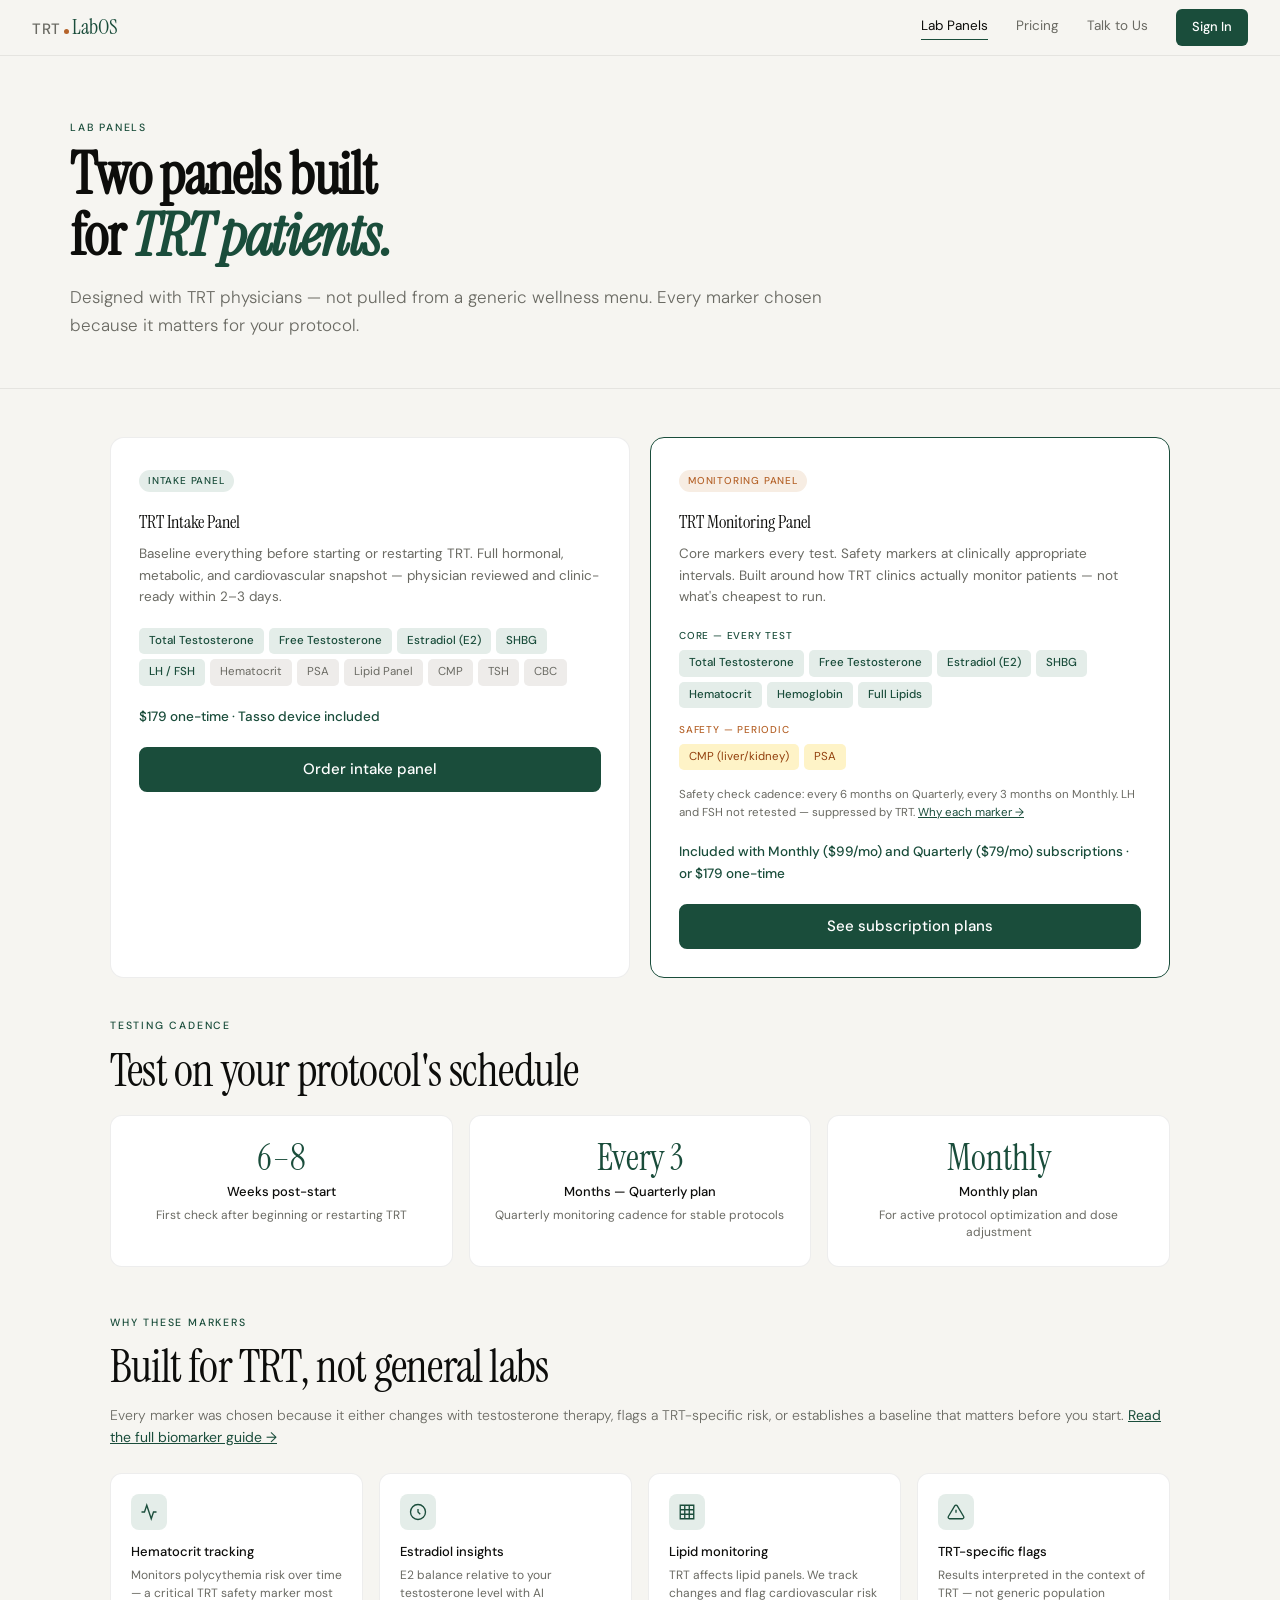
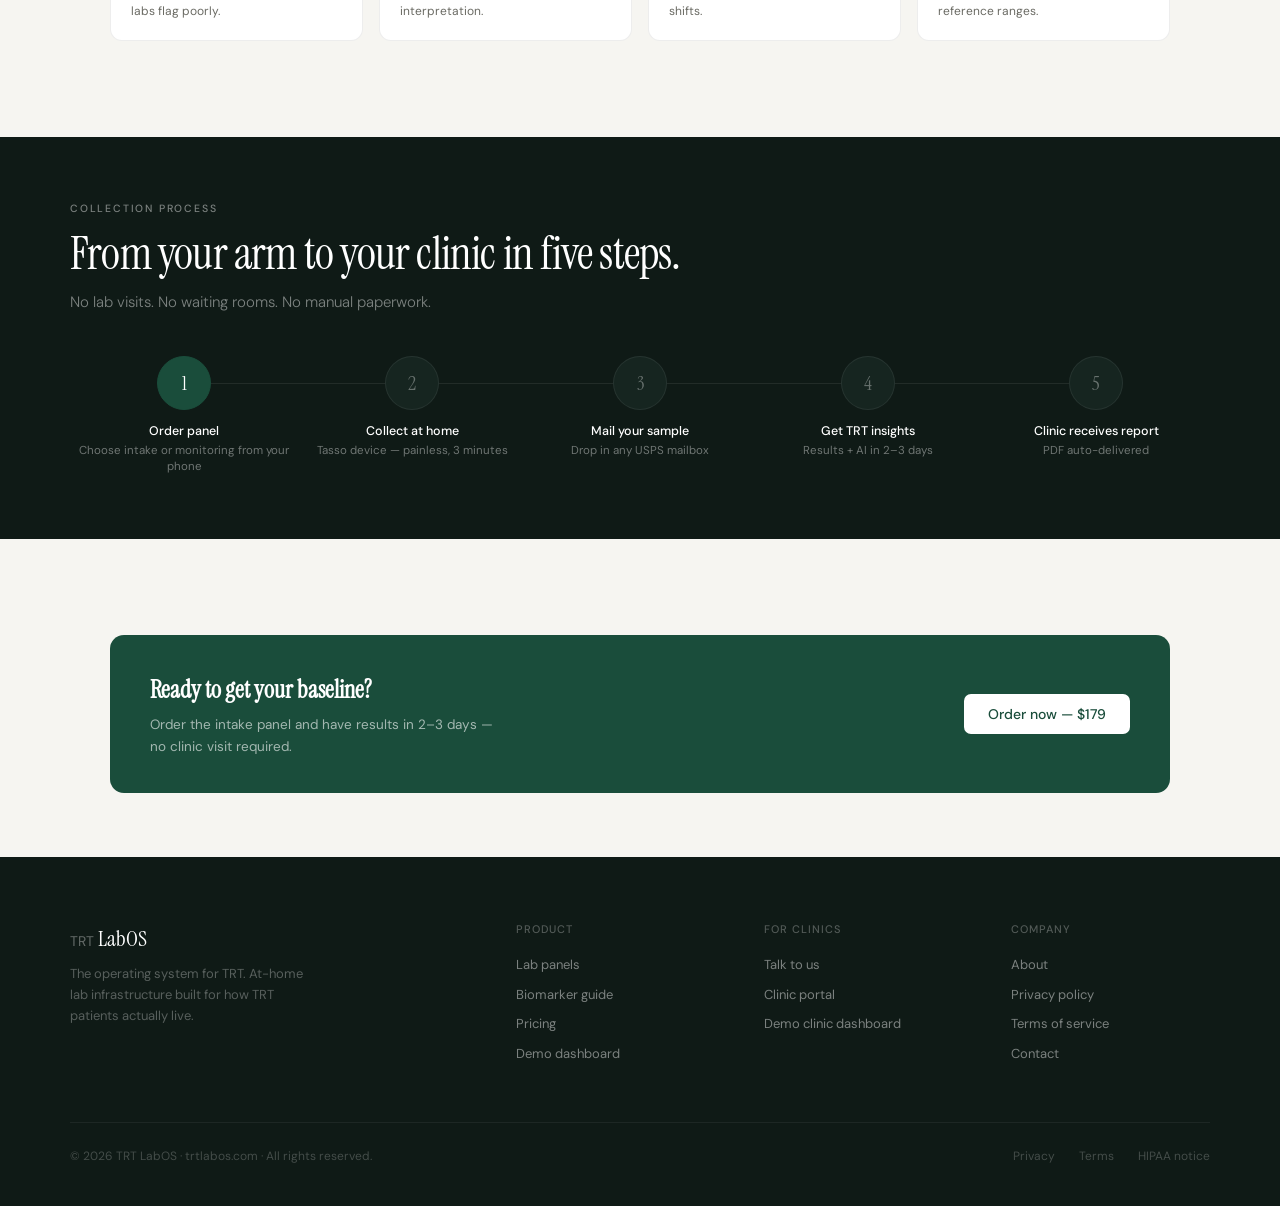
<file: panels.html>
<!DOCTYPE html>
<html lang="en">
<head>
<meta charset="UTF-8">
<meta name="viewport" content="width=device-width, initial-scale=1.0">
<title>Lab Panels — TRT LabOS</title>
<meta name="description" content="Two TRT-specific lab panels built with TRT physicians. Intake and monitoring panels covering 14 biomarkers including hematocrit, estradiol, and lipid risk.">
<link rel="preconnect" href="https://fonts.googleapis.com">
<link rel="preconnect" href="https://fonts.gstatic.com" crossorigin>
<link rel="stylesheet" href="https://fonts.googleapis.com/css2?family=Instrument+Serif:ital@0;1&family=DM+Sans:wght@300;400;500&display=swap">
<link rel="stylesheet" href="styles.css?v=2">
<style>
.panels-grid{display:grid;grid-template-columns:1fr 1fr;gap:1.25rem;margin-bottom:2.5rem;}
.panel-card{background:#ffffff;border:1px solid var(--border);border-radius:14px;padding:1.75rem;}
.panel-card.featured{border:1.5px solid #1A4D3B;}
.panel-tag{display:inline-block;font-size:10px;font-weight:500;letter-spacing:0.8px;text-transform:uppercase;padding:3px 9px;border-radius:20px;margin-bottom:1rem;}
.tag-g{background:#E4EDE9;color:#1A4D3B;}
.tag-w{background:#F7EDE3;color:#B5632A;}
.panel-card h3{font-size:18px;font-weight:500;color:var(--ink);margin-bottom:6px;font-family:'Instrument Serif',serif;}
.panel-card .desc{font-size:13.5px;color:var(--muted);line-height:1.6;margin-bottom:1.25rem;}
.biomarkers{display:flex;flex-wrap:wrap;gap:5px;margin-bottom:1.25rem;}
.bm{font-size:11.5px;padding:4px 10px;border-radius:5px;background:var(--surface);color:var(--muted);}
.bm.flag{background:#E4EDE9;color:#1A4D3B;font-weight:500;}
.panel-price{font-size:13.5px;font-weight:500;color:#1A4D3B;margin-bottom:1.25rem;}
.cadence-grid{display:grid;grid-template-columns:repeat(3,1fr);gap:1rem;margin-bottom:3rem;}
.cadence-card{background:#ffffff;border:1px solid var(--border);border-radius:12px;padding:1.5rem;text-align:center;}
.cadence-num{font-family:'Instrument Serif',serif;font-size:36px;color:#1A4D3B;line-height:1;margin-bottom:6px;}
.cadence-card h4{font-size:13px;font-weight:500;color:var(--ink);margin-bottom:4px;}
.cadence-card p{font-size:12px;color:var(--muted);line-height:1.45;}
.how-band{background:#0F1A16;padding:4rem 1.5rem;margin:3rem 0;}
.how-inner{max-width:1140px;margin:0 auto;}
.how-steps{display:grid;grid-template-columns:repeat(5,1fr);position:relative;}
.how-steps::before{content:'';position:absolute;top:27px;left:10%;right:10%;height:1px;background:rgba(255,255,255,0.08);}
.how-step{text-align:center;padding:0 0.5rem;position:relative;}
.how-num{width:54px;height:54px;border-radius:50%;background:#162520;border:1px solid rgba(255,255,255,0.07);display:flex;align-items:center;justify-content:center;margin:0 auto 0.85rem;font-family:'Instrument Serif',serif;font-size:20px;color:rgba(255,255,255,0.35);position:relative;z-index:1;}
.how-step.lit .how-num{background:#1A4D3B;border-color:#1A4D3B;color:#fff;}
.how-step h4{font-size:12.5px;font-weight:500;color:#fff;margin-bottom:3px;line-height:1.3;}
.how-step p{font-size:11.5px;color:rgba(255,255,255,0.4);line-height:1.4;}
@media(max-width:640px){
  .panels-grid,.cadence-grid{grid-template-columns:1fr;}
  .how-steps{grid-template-columns:1fr 1fr;gap:1.25rem;}
  .how-steps::before{display:none;}
}
</style>
</head>
<body>

<nav class="nav">
  <a href="/" class="nav-logo"><span class="nav-trt">TRT</span><div class="nav-dot"></div><span class="nav-labos">LabOS</span></a>
  <div class="nav-links">
    <a href="/panels.html" class="active">Lab Panels</a>
    <a href="/pricing.html">Pricing</a>
    <a href="/contact.html">Talk to Us</a>
    <a href="https://app.trtlabos.com/auth/login" class="nav-cta">Sign In</a>
  </div>
  <div class="hamburger" id="hamburger" onclick="toggleMenu()"><span></span><span></span><span></span></div>
</nav>
<div class="mobile-menu" id="mobile-menu">
  <a href="/panels.html">Lab Panels</a>
  <a href="/pricing.html">Pricing</a>
  <a href="/contact.html">Talk to Us</a>
  <a href="/about.html">About</a>
  <a href="https://app.trtlabos.com/auth/login" class="mob-cta">Sign In</a>
</div>

<div class="page-hero">
  <div class="page-hero-inner">
    <div class="eyebrow">Lab panels</div>
    <h1>Two panels built<br>for <em>TRT patients.</em></h1>
    <p>Designed with TRT physicians — not pulled from a generic wellness menu. Every marker chosen because it matters for your protocol.</p>
  </div>
</div>

<section class="wrap">
  <div class="panels-grid">
    <div class="panel-card">
      <div class="panel-tag tag-g">Intake panel</div>
      <h3>TRT Intake Panel</h3>
      <p class="desc">Baseline everything before starting or restarting TRT. Full hormonal, metabolic, and cardiovascular snapshot — physician reviewed and clinic-ready within 2–3 days.</p>
      <div class="biomarkers">
        <span class="bm flag">Total Testosterone</span><span class="bm flag">Free Testosterone</span><span class="bm flag">Estradiol (E2)</span><span class="bm flag">SHBG</span><span class="bm flag">LH / FSH</span><span class="bm">Hematocrit</span><span class="bm">PSA</span><span class="bm">Lipid Panel</span><span class="bm">CMP</span><span class="bm">TSH</span><span class="bm">CBC</span>
      </div>
      <div class="panel-price">$179 one-time · Tasso device included</div>
      <a href="https://app.trtlabos.com/auth/signup" class="btn-primary" style="width:100%;text-align:center;">Order intake panel</a>
    </div>
    <div class="panel-card featured">
      <div class="panel-tag tag-w">Monitoring panel</div>
      <h3>TRT Monitoring Panel</h3>
      <p class="desc">Core markers every test. Safety markers at clinically appropriate intervals. Built around how TRT clinics actually monitor patients — not what's cheapest to run.</p>
      <div style="font-size:10px;font-weight:500;letter-spacing:0.8px;text-transform:uppercase;color:#1A4D3B;margin-bottom:0.4rem;">Core — every test</div>
      <div class="biomarkers" style="margin-bottom:0.85rem;">
        <span class="bm flag">Total Testosterone</span><span class="bm flag">Free Testosterone</span><span class="bm flag">Estradiol (E2)</span><span class="bm flag">SHBG</span><span class="bm flag">Hematocrit</span><span class="bm flag">Hemoglobin</span><span class="bm flag">Full Lipids</span>
      </div>
      <div style="font-size:10px;font-weight:500;letter-spacing:0.8px;text-transform:uppercase;color:#B5632A;margin-bottom:0.4rem;">Safety — periodic</div>
      <div class="biomarkers" style="margin-bottom:1rem;">
        <span class="bm" style="background:#FEF3C7;color:#92400E;">CMP (liver/kidney)</span><span class="bm" style="background:#FEF3C7;color:#92400E;">PSA</span>
      </div>
      <p style="font-size:11.5px;color:var(--muted);margin-bottom:1.25rem;line-height:1.5;">Safety check cadence: every 6 months on Quarterly, every 3 months on Monthly. LH and FSH not retested — suppressed by TRT. <a href="/biomarkers.html" style="color:#1A4D3B;">Why each marker →</a></p>
      <div class="panel-price">Included with Monthly ($99/mo) and Quarterly ($79/mo) subscriptions · or $179 one-time</div>
      <a href="/pricing.html" class="btn-primary" style="width:100%;text-align:center;">See subscription plans</a>
    </div>
  </div>

  <div class="eyebrow">Testing cadence</div>
  <div class="sec-title" style="margin-bottom:1.25rem;">Test on your protocol's schedule</div>
  <div class="cadence-grid">
    <div class="cadence-card"><div class="cadence-num">6–8</div><h4>Weeks post-start</h4><p>First check after beginning or restarting TRT</p></div>
    <div class="cadence-card"><div class="cadence-num">Every 3</div><h4>Months — Quarterly plan</h4><p>Quarterly monitoring cadence for stable protocols</p></div>
    <div class="cadence-card"><div class="cadence-num">Monthly</div><h4>Monthly plan</h4><p>For active protocol optimization and dose adjustment</p></div>
  </div>

  <div class="eyebrow">Why these markers</div>
  <div class="sec-title" style="margin-bottom:0.75rem;">Built for TRT, not general labs</div>
  <p style="font-size:14px;color:var(--muted);margin-bottom:1.5rem;font-weight:300;">Every marker was chosen because it either changes with testosterone therapy, flags a TRT-specific risk, or establishes a baseline that matters before you start. <a href="/biomarkers.html" style="color:#1A4D3B;font-weight:400;">Read the full biomarker guide →</a></p>
  <div class="diff-grid">
    <div class="diff-card"><div class="diff-icon"><svg width="18" height="18" viewBox="0 0 24 24" fill="none" stroke="#1A4D3B" stroke-width="1.8"><path d="M22 12h-4l-3 9L9 3l-3 9H2"/></svg></div><h4>Hematocrit tracking</h4><p>Monitors polycythemia risk over time — a critical TRT safety marker most labs flag poorly.</p></div>
    <div class="diff-card"><div class="diff-icon"><svg width="18" height="18" viewBox="0 0 24 24" fill="none" stroke="#1A4D3B" stroke-width="1.8"><circle cx="12" cy="12" r="10"/><path d="M12 8v4l3 3"/></svg></div><h4>Estradiol insights</h4><p>E2 balance relative to your testosterone level with AI interpretation.</p></div>
    <div class="diff-card"><div class="diff-icon"><svg width="18" height="18" viewBox="0 0 24 24" fill="none" stroke="#1A4D3B" stroke-width="1.8"><path d="M3 3h18v18H3zM3 9h18M3 15h18M9 3v18M15 3v18"/></svg></div><h4>Lipid monitoring</h4><p>TRT affects lipid panels. We track changes and flag cardiovascular risk shifts.</p></div>
    <div class="diff-card"><div class="diff-icon"><svg width="18" height="18" viewBox="0 0 24 24" fill="none" stroke="#1A4D3B" stroke-width="1.8"><path d="M10.29 3.86L1.82 18a2 2 0 001.71 3h16.94a2 2 0 001.71-3L13.71 3.86a2 2 0 00-3.42 0z"/><line x1="12" y1="9" x2="12" y2="13"/><line x1="12" y1="17" x2="12.01" y2="17"/></svg></div><h4>TRT-specific flags</h4><p>Results interpreted in the context of TRT — not generic population reference ranges.</p></div>
  </div>
</section>

<div class="how-band">
  <div class="how-inner">
    <div class="eyebrow" style="color:rgba(255,255,255,0.45);">Collection process</div>
    <div class="sec-title" style="color:#fff;margin-bottom:0.75rem;">From your arm to your clinic in five steps.</div>
    <div class="sec-sub" style="color:rgba(255,255,255,0.45);margin-bottom:2.5rem;">No lab visits. No waiting rooms. No manual paperwork.</div>
    <div class="how-steps">
      <div class="how-step lit"><div class="how-num">1</div><h4>Order panel</h4><p>Choose intake or monitoring from your phone</p></div>
      <div class="how-step"><div class="how-num">2</div><h4>Collect at home</h4><p>Tasso device — painless, 3 minutes</p></div>
      <div class="how-step"><div class="how-num">3</div><h4>Mail your sample</h4><p>Drop in any USPS mailbox</p></div>
      <div class="how-step"><div class="how-num">4</div><h4>Get TRT insights</h4><p>Results + AI in 2–3 days</p></div>
      <div class="how-step"><div class="how-num">5</div><h4>Clinic receives report</h4><p>PDF auto-delivered</p></div>
    </div>
  </div>
</div>

<section class="wrap" style="padding-bottom:4rem;">
  <div class="cta-strip">
    <div><h3>Ready to get your baseline?</h3><p>Order the intake panel and have results in 2–3 days — no clinic visit required.</p></div>
    <a href="https://app.trtlabos.com/auth/signup" class="btn-white">Order now — $179</a>
  </div>
</section>

<footer>
  <div class="footer-inner">
    <div class="footer-top">
      <div><div class="footer-logo"><span>TRT</span>LabOS</div><p class="footer-tagline">The operating system for TRT. At-home lab infrastructure built for how TRT patients actually live.</p></div>
      <div class="footer-col"><h4>Product</h4><a href="/panels.html">Lab panels</a><a href="/biomarkers.html">Biomarker guide</a><a href="/pricing.html">Pricing</a><a href="/demo-dashboard.html">Demo dashboard</a></div>
      <div class="footer-col"><h4>For clinics</h4><a href="/contact.html">Talk to us</a><a href="/clinic.html">Clinic portal</a><a href="/demo-clinic-dashboard.html">Demo clinic dashboard</a></div>
      <div class="footer-col"><h4>Company</h4><a href="/about.html">About</a><a href="/privacy.html">Privacy policy</a><a href="/terms.html">Terms of service</a><a href="mailto:support@trtlabos.com">Contact</a></div>
    </div>
    <div class="footer-bottom">
      <p>© 2026 TRT LabOS · trtlabos.com · All rights reserved.</p>
      <div class="footer-legal"><a href="/privacy.html">Privacy</a><a href="/terms.html">Terms</a><a href="/privacy.html#hipaa">HIPAA notice</a></div>
    </div>
  </div>
</footer>

<script>
function toggleMenu(){
  var h=document.getElementById('hamburger'),m=document.getElementById('mobile-menu');
  h.classList.toggle('open'); m.classList.toggle('open');
}
</script>
<script>
(function(){
  var m=document.cookie.match('(^|;)\s*trtl_display\s*=\s*([^;]+)');
  var name=m?decodeURIComponent(m.pop()):'';
  if(!name)return;
  var nc=document.querySelector('.nav-cta');
  if(nc){nc.textContent='My Dashboard →';nc.href='https://app.trtlabos.com/dashboard';}
  var mc=document.querySelector('.mob-cta');
  if(mc){mc.textContent='My Dashboard';mc.href='https://app.trtlabos.com/dashboard';}
})();
</script>
</body>
</html>
</file>
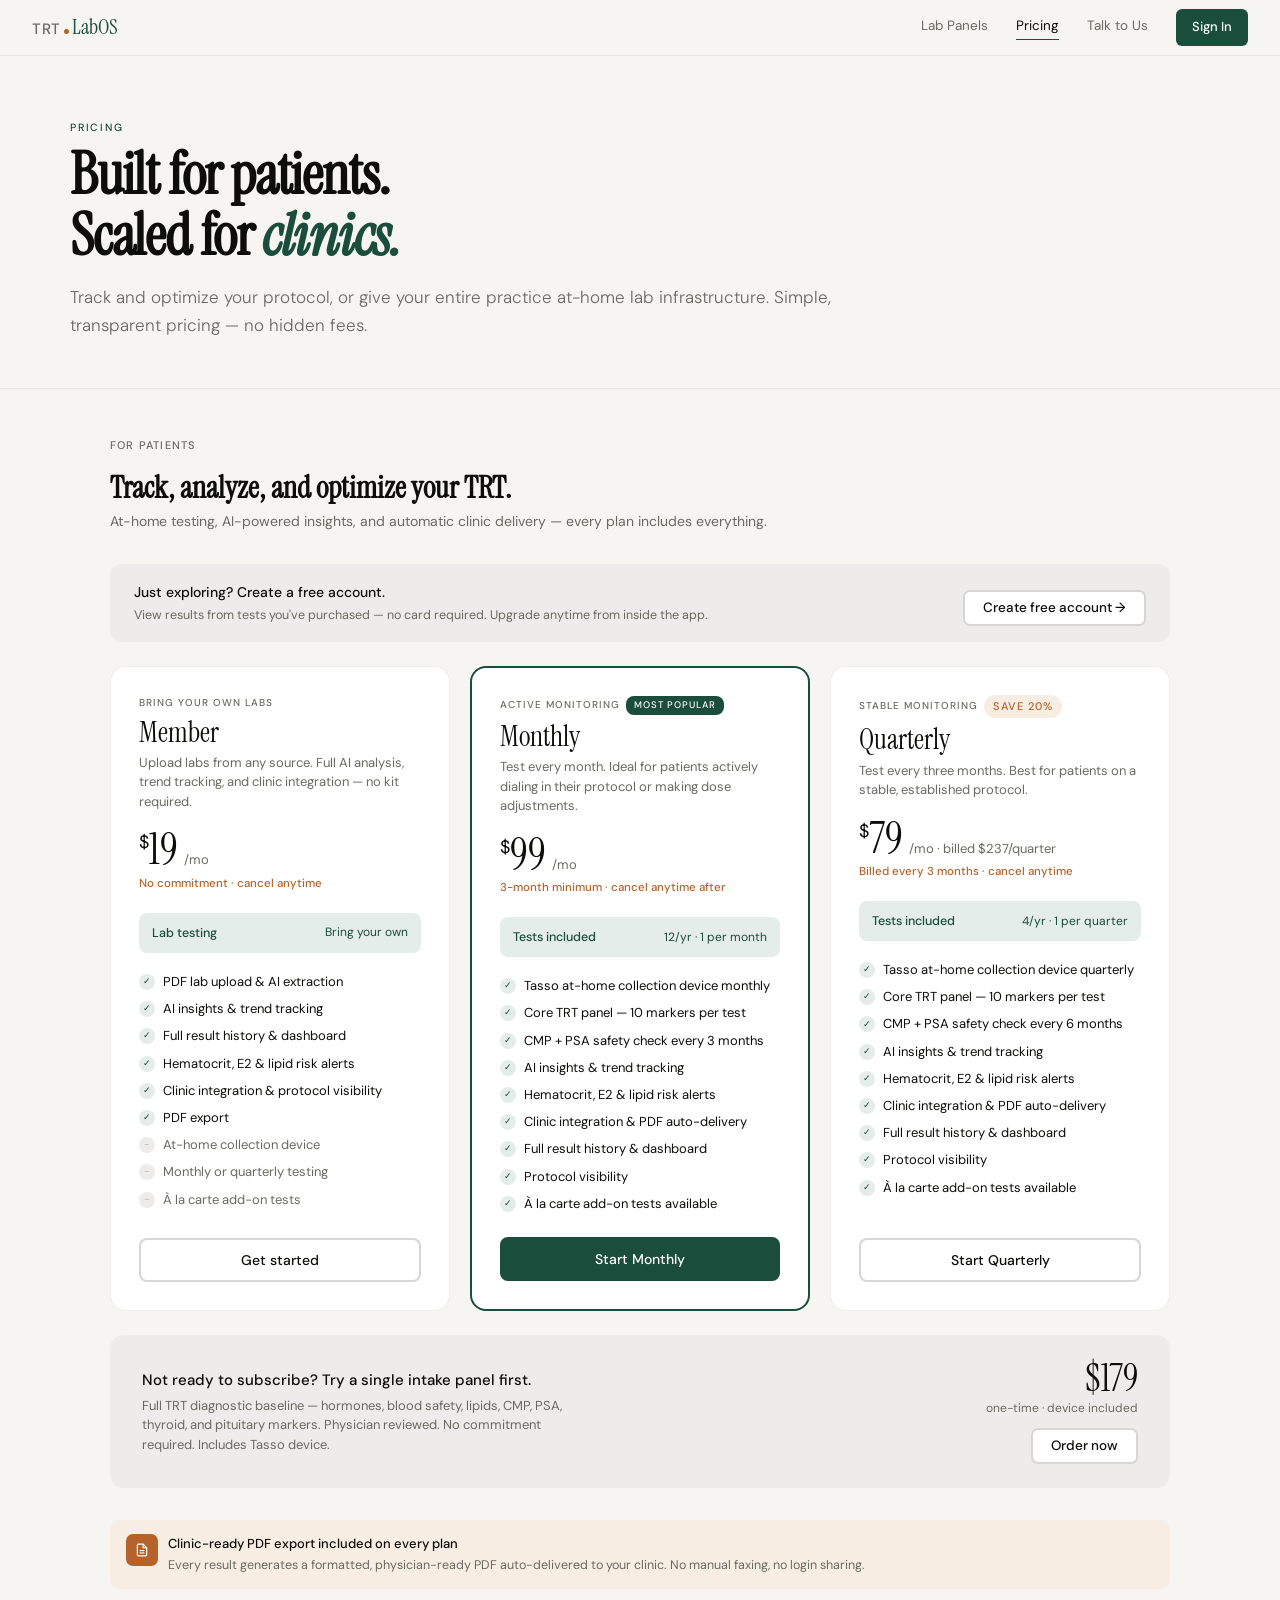
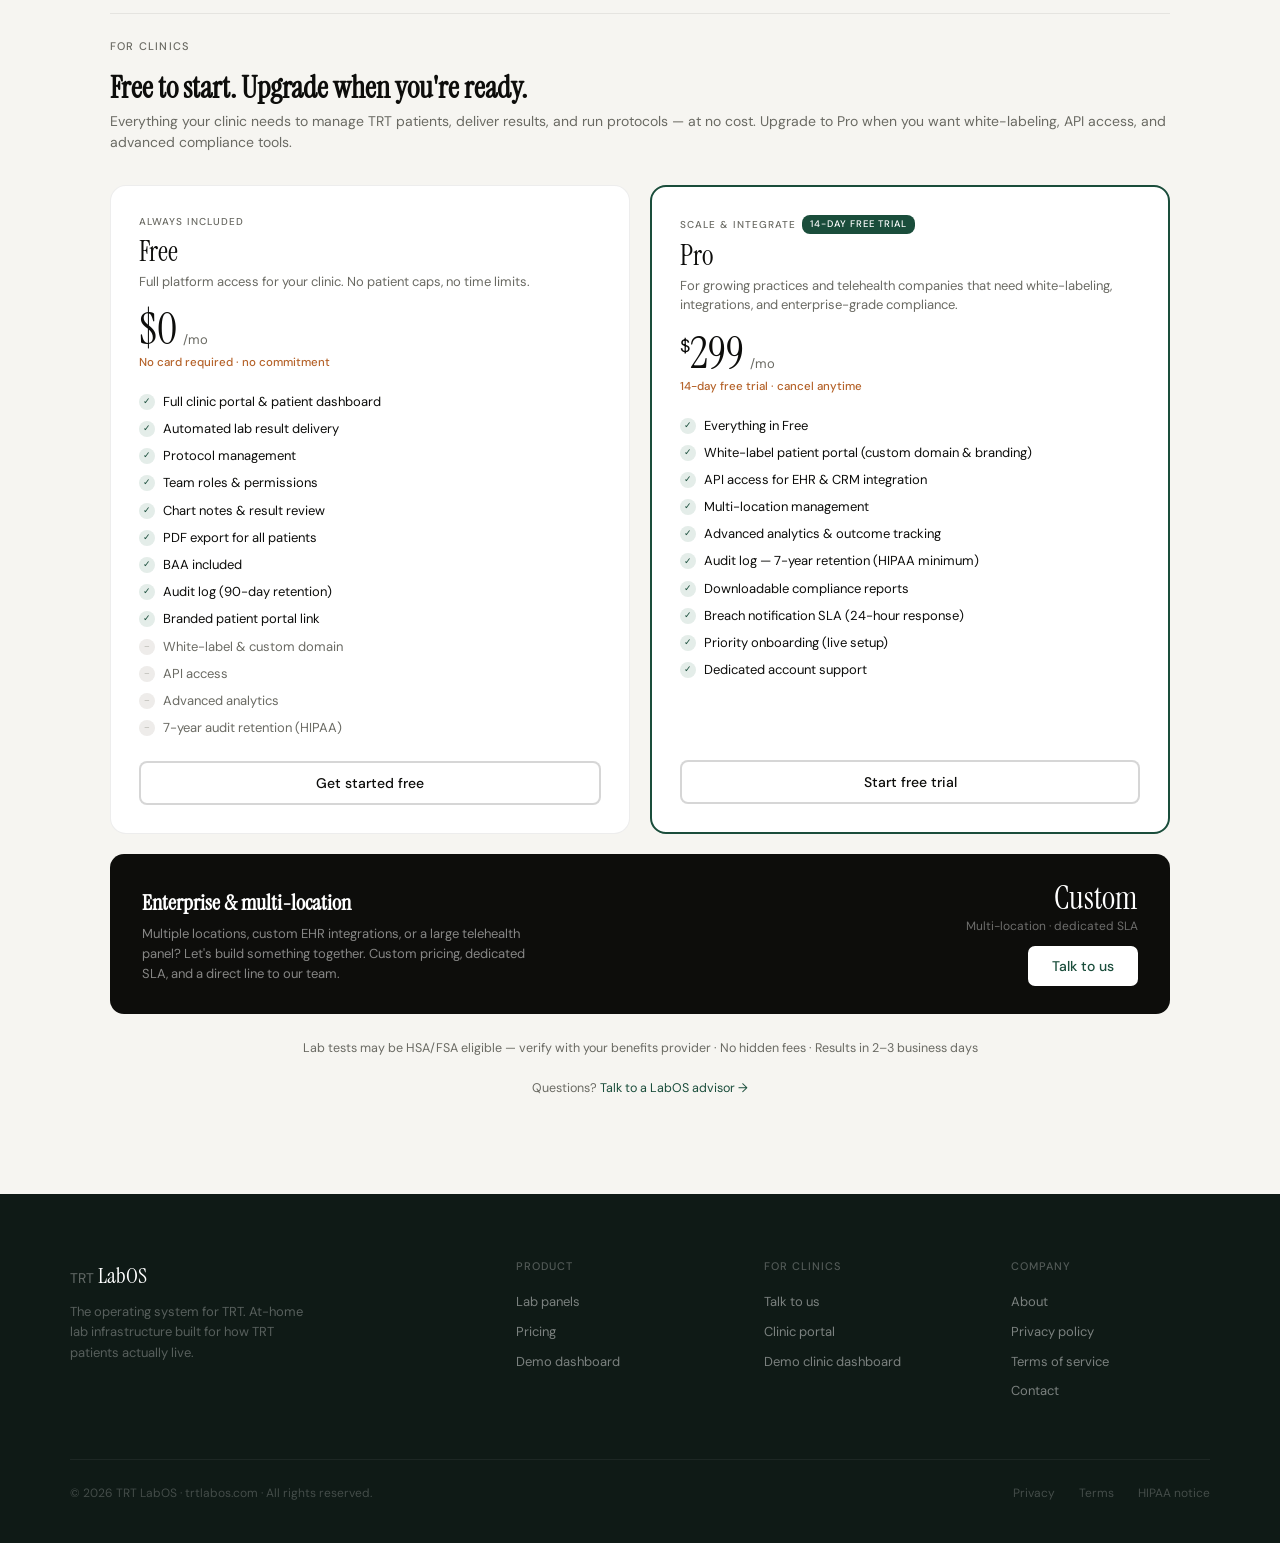
<file: pricing.html>
<!DOCTYPE html>
<html lang="en">
<head>
<meta charset="UTF-8">
<meta name="viewport" content="width=device-width, initial-scale=1.0">
<title>Pricing — TRT LabOS</title>
<meta name="description" content="Simple, transparent pricing for TRT patients and clinics. Track your labs, get AI insights, or run your entire TRT practice on one platform.">
<link rel="preconnect" href="https://fonts.googleapis.com">
<link rel="preconnect" href="https://fonts.gstatic.com" crossorigin>
<link rel="stylesheet" href="https://fonts.googleapis.com/css2?family=Instrument+Serif:ital@0;1&family=DM+Sans:wght@300;400;500&display=swap">
<link rel="stylesheet" href="styles.css?v=2">
<style>
.save-badge{background:#F7EDE3;color:#B5632A;font-size:11px;font-weight:500;padding:3px 9px;border-radius:20px;}

/* ── Section labels ── */
.section-label{font-size:11px;font-weight:500;letter-spacing:1.2px;text-transform:uppercase;color:var(--muted);margin-bottom:1rem;}
.section-header{margin-bottom:0.35rem;}
.section-header h2{font-family:'Instrument Serif',serif;font-size:30px;color:var(--ink);line-height:1.15;}
.section-sub{font-size:14px;color:var(--muted);margin-bottom:2rem;line-height:1.5;}

/* ── Plans grid (3-col) ── */
.plans{display:grid;grid-template-columns:repeat(3,1fr);gap:1.25rem;margin-bottom:1.5rem;}
.plans.two-col{grid-template-columns:1fr 1fr;}
.plan{background:#ffffff;border:1px solid var(--border);border-radius:16px;padding:1.75rem;display:flex;flex-direction:column;}
.plan.featured{border:2px solid #1A4D3B;}
.plan-eyebrow{font-size:10px;font-weight:500;letter-spacing:1px;text-transform:uppercase;color:var(--muted);margin-bottom:0.5rem;display:flex;align-items:center;gap:6px;}
.pop-badge{background:#1A4D3B;color:#ffffff;font-size:9.5px;padding:2px 8px;border-radius:8px;}
.plan-name{font-family:'Instrument Serif',serif;font-size:28px;color:var(--ink);line-height:1;margin-bottom:0.4rem;}
.plan-desc{font-size:13px;color:var(--muted);line-height:1.5;margin-bottom:1rem;}
.plan-price-row{display:flex;align-items:baseline;gap:6px;margin-bottom:0.2rem;}
.plan-price-num{font-family:'Instrument Serif',serif;font-size:44px;color:var(--ink);line-height:1;}
.plan-price-num sup{font-family:'DM Sans',sans-serif;font-size:18px;vertical-align:super;}
.plan-cycle{font-size:13px;color:var(--muted);}
.plan-commit{font-size:11.5px;color:#B5632A;font-weight:500;margin-bottom:1.25rem;}
.plan-test-row{background:#E4EDE9;border-radius:8px;padding:10px 13px;margin-bottom:1.25rem;display:flex;justify-content:space-between;align-items:center;}
.plan-test-row .tl{font-size:12.5px;color:#1A4D3B;font-weight:500;}
.plan-test-row .tr{font-size:12px;color:#1A4D3B;}
.feats{list-style:none;flex:1;margin-bottom:1.5rem;display:flex;flex-direction:column;gap:9px;}
.feats li{font-size:13px;color:var(--ink);display:flex;align-items:flex-start;gap:8px;line-height:1.4;}
.feats li.dim{color:var(--muted);}
.chk{width:16px;height:16px;border-radius:50%;background:#E4EDE9;color:#1A4D3B;display:inline-flex;align-items:center;justify-content:center;font-size:8.5px;flex-shrink:0;margin-top:1px;}
.chk.dim{background:var(--surface);color:var(--subtle);}

/* ── One-time entry band ── */
.entry-band{background:var(--surface);border-radius:14px;padding:1.5rem 2rem;margin-bottom:2rem;display:flex;align-items:center;justify-content:space-between;gap:1rem;}
.entry-band h3{font-size:15px;font-weight:500;color:var(--ink);margin-bottom:4px;}
.entry-band p{font-size:13px;color:var(--muted);max-width:440px;line-height:1.5;}
.entry-price{text-align:right;flex-shrink:0;}
.entry-big{font-family:'Instrument Serif',serif;font-size:38px;color:var(--ink);line-height:1;}
.entry-per{font-size:12px;color:var(--muted);margin-top:2px;}

/* ── PDF note ── */
.pdf-note{background:#F7EDE3;border-radius:10px;padding:14px 16px;display:flex;align-items:flex-start;gap:10px;margin-bottom:1.5rem;}
.pdf-icon{width:32px;height:32px;background:#B5632A;border-radius:7px;display:flex;align-items:center;justify-content:center;flex-shrink:0;}
.pdf-note h4{font-size:13px;font-weight:500;color:var(--ink);margin-bottom:2px;}
.pdf-note p{font-size:12.5px;color:var(--muted);line-height:1.45;}

/* ── Clinic plans ── */
.clinic-plans{display:grid;grid-template-columns:repeat(3,1fr);gap:1.25rem;margin-bottom:1.25rem;}
.clinic-plan{background:#ffffff;border:1px solid var(--border);border-radius:16px;padding:1.75rem;display:flex;flex-direction:column;}
.clinic-plan.featured{border:2px solid #1A4D3B;}
.clinic-plan-eyebrow{font-size:10px;font-weight:500;letter-spacing:1px;text-transform:uppercase;color:var(--muted);margin-bottom:0.5rem;display:flex;align-items:center;gap:6px;}
.clinic-plan-name{font-family:'Instrument Serif',serif;font-size:28px;color:var(--ink);line-height:1;margin-bottom:0.35rem;}
.clinic-plan-desc{font-size:13px;color:var(--muted);line-height:1.5;margin-bottom:1rem;}
.clinic-price-row{display:flex;align-items:baseline;gap:6px;margin-bottom:0.2rem;}
.clinic-price-num{font-family:'Instrument Serif',serif;font-size:44px;color:var(--ink);line-height:1;}
.clinic-price-num sup{font-family:'DM Sans',sans-serif;font-size:18px;vertical-align:super;}
.clinic-price-cycle{font-size:13px;color:var(--muted);}
.patient-limit{background:#E4EDE9;border-radius:8px;padding:10px 13px;margin-bottom:1.25rem;display:flex;justify-content:space-between;align-items:center;}
.patient-limit .tl{font-size:12.5px;color:#1A4D3B;font-weight:500;}
.patient-limit .tr{font-size:12px;color:#1A4D3B;font-weight:600;}

/* ── Enterprise band ── */
.enterprise-band{background:#0D0D0B;border-radius:14px;padding:1.75rem 2rem;display:flex;align-items:center;justify-content:space-between;gap:1rem;margin-bottom:1.5rem;}
.enterprise-band h3{font-family:'Instrument Serif',serif;font-size:22px;color:#ffffff;margin-bottom:4px;}
.enterprise-band p{font-size:13px;color:rgba(255,255,255,0.5);max-width:400px;line-height:1.55;}
.enterprise-price{text-align:right;flex-shrink:0;}
.enterprise-price-d{font-family:'Instrument Serif',serif;font-size:32px;color:#ffffff;line-height:1;margin-bottom:3px;}
.enterprise-price-sub{font-size:12px;color:rgba(255,255,255,0.4);}

/* ── Footer note ── */
.price-footer{text-align:center;font-size:12.5px;color:var(--muted);padding-bottom:3rem;}
.price-footer a{color:#1A4D3B;text-decoration:none;}

/* ── Responsive ── */
@media(max-width:768px){
  .plans,.clinic-plans{grid-template-columns:1fr;}
  .plans.two-col{grid-template-columns:1fr;}
  .entry-band{flex-direction:column;align-items:flex-start;}
  .enterprise-band{flex-direction:column;}
  .enterprise-price{text-align:left;}
}
</style>
</head>
<body>

<nav class="nav">
  <a href="/" class="nav-logo"><span class="nav-trt">TRT</span><div class="nav-dot"></div><span class="nav-labos">LabOS</span></a>
  <div class="nav-links">
    <a href="/panels.html">Lab Panels</a>
    <a href="/pricing.html" class="active">Pricing</a>
    <a href="/contact.html">Talk to Us</a>
    <a href="https://app.trtlabos.com/auth/login" class="nav-cta">Sign In</a>
  </div>
  <div class="hamburger" id="hamburger" onclick="toggleMenu()"><span></span><span></span><span></span></div>
</nav>
<div class="mobile-menu" id="mobile-menu">
  <a href="/panels.html">Lab Panels</a>
  <a href="/pricing.html">Pricing</a>
  <a href="/contact.html">Talk to Us</a>
  <a href="/about.html">About</a>
  <a href="https://app.trtlabos.com/auth/login" class="mob-cta">Sign In</a>
</div>

<div class="page-hero">
  <div class="page-hero-inner">
    <div class="eyebrow">Pricing</div>
    <h1>Built for patients.<br>Scaled for <em>clinics.</em></h1>
    <p>Track and optimize your protocol, or give your entire practice at-home lab infrastructure. Simple, transparent pricing — no hidden fees.</p>
  </div>
</div>

<section class="wrap">

  <!-- ── PATIENT PLANS ─────────────────────────────── -->
  <div class="section-label">For patients</div>
  <div class="section-header"><h2>Track, analyze, and optimize your TRT.</h2></div>
  <p class="section-sub">At-home testing, AI-powered insights, and automatic clinic delivery — every plan includes everything.</p>

  <div style="background:var(--surface);border-radius:12px;padding:1rem 1.5rem;display:flex;align-items:center;justify-content:space-between;gap:1rem;margin-bottom:1.5rem;flex-wrap:wrap;">
    <div>
      <div style="font-size:14px;font-weight:500;color:var(--ink);margin-bottom:2px;">Just exploring? Create a free account.</div>
      <div style="font-size:12.5px;color:var(--muted);">View results from tests you've purchased — no card required. Upgrade anytime from inside the app.</div>
    </div>
    <a href="https://app.trtlabos.com/auth/signup" class="btn-outline-sm" style="white-space:nowrap;">Create free account →</a>
  </div>

  <div class="plans">
    <!-- Member -->
    <div class="plan">
      <div class="plan-eyebrow">Bring your own labs</div>
      <div class="plan-name">Member</div>
      <div class="plan-desc">Upload labs from any source. Full AI analysis, trend tracking, and clinic integration — no kit required.</div>
      <div class="plan-price-row"><div class="plan-price-num"><sup>$</sup>19</div><div class="plan-cycle">/mo</div></div>
      <div class="plan-commit">No commitment · cancel anytime</div>
      <div class="plan-test-row"><span class="tl">Lab testing</span><span class="tr">Bring your own</span></div>
      <ul class="feats">
        <li><span class="chk">✓</span>PDF lab upload &amp; AI extraction</li>
        <li><span class="chk">✓</span>AI insights &amp; trend tracking</li>
        <li><span class="chk">✓</span>Full result history &amp; dashboard</li>
        <li><span class="chk">✓</span>Hematocrit, E2 &amp; lipid risk alerts</li>
        <li><span class="chk">✓</span>Clinic integration &amp; protocol visibility</li>
        <li><span class="chk">✓</span>PDF export</li>
        <li class="dim"><span class="chk dim">–</span>At-home collection device</li>
        <li class="dim"><span class="chk dim">–</span>Monthly or quarterly testing</li>
        <li class="dim"><span class="chk dim">–</span>À la carte add-on tests</li>
      </ul>
      <a href="https://app.trtlabos.com/auth/signup" class="btn-plan">Get started</a>
    </div>

    <!-- Monthly -->
    <div class="plan featured">
      <div class="plan-eyebrow">Active monitoring <span class="pop-badge">Most popular</span></div>
      <div class="plan-name">Monthly</div>
      <div class="plan-desc">Test every month. Ideal for patients actively dialing in their protocol or making dose adjustments.</div>
      <div class="plan-price-row"><div class="plan-price-num"><sup>$</sup>99</div><div class="plan-cycle">/mo</div></div>
      <div class="plan-commit">3-month minimum · cancel anytime after</div>
      <div class="plan-test-row"><span class="tl">Tests included</span><span class="tr">12/yr · 1 per month</span></div>
      <ul class="feats">
        <li><span class="chk">✓</span>Tasso at-home collection device monthly</li>
        <li><span class="chk">✓</span>Core TRT panel — 10 markers per test</li>
        <li><span class="chk">✓</span>CMP + PSA safety check every 3 months</li>
        <li><span class="chk">✓</span>AI insights &amp; trend tracking</li>
        <li><span class="chk">✓</span>Hematocrit, E2 &amp; lipid risk alerts</li>
        <li><span class="chk">✓</span>Clinic integration &amp; PDF auto-delivery</li>
        <li><span class="chk">✓</span>Full result history &amp; dashboard</li>
        <li><span class="chk">✓</span>Protocol visibility</li>
        <li><span class="chk">✓</span>À la carte add-on tests available</li>
      </ul>
      <a href="https://app.trtlabos.com/auth/signup" class="btn-plan">Start Monthly</a>
    </div>

    <!-- Quarterly -->
    <div class="plan">
      <div class="plan-eyebrow">Stable monitoring <span class="save-badge" style="margin-left:0;">Save 20%</span></div>
      <div class="plan-name">Quarterly</div>
      <div class="plan-desc">Test every three months. Best for patients on a stable, established protocol.</div>
      <div class="plan-price-row"><div class="plan-price-num"><sup>$</sup>79</div><div class="plan-cycle">/mo · billed $237/quarter</div></div>
      <div class="plan-commit">Billed every 3 months · cancel anytime</div>
      <div class="plan-test-row"><span class="tl">Tests included</span><span class="tr">4/yr · 1 per quarter</span></div>
      <ul class="feats">
        <li><span class="chk">✓</span>Tasso at-home collection device quarterly</li>
        <li><span class="chk">✓</span>Core TRT panel — 10 markers per test</li>
        <li><span class="chk">✓</span>CMP + PSA safety check every 6 months</li>
        <li><span class="chk">✓</span>AI insights &amp; trend tracking</li>
        <li><span class="chk">✓</span>Hematocrit, E2 &amp; lipid risk alerts</li>
        <li><span class="chk">✓</span>Clinic integration &amp; PDF auto-delivery</li>
        <li><span class="chk">✓</span>Full result history &amp; dashboard</li>
        <li><span class="chk">✓</span>Protocol visibility</li>
        <li><span class="chk">✓</span>À la carte add-on tests available</li>
      </ul>
      <a href="https://app.trtlabos.com/auth/signup" class="btn-plan">Start Quarterly</a>
    </div>
  </div>

  <div class="entry-band" id="one-time">
    <div>
      <h3>Not ready to subscribe? Try a single intake panel first.</h3>
      <p>Full TRT diagnostic baseline — hormones, blood safety, lipids, CMP, PSA, thyroid, and pituitary markers. Physician reviewed. No commitment required. Includes Tasso device.</p>
    </div>
    <div class="entry-price">
      <div class="entry-big">$179</div>
      <div class="entry-per">one-time · device included</div>
      <a href="https://app.trtlabos.com/auth/signup" class="btn-outline-sm" style="margin-top:10px;display:inline-block;">Order now</a>
    </div>
  </div>

  <div class="pdf-note">
    <div class="pdf-icon"><svg width="14" height="14" viewBox="0 0 24 24" fill="none" stroke="#fff" stroke-width="2"><path d="M14 2H6a2 2 0 00-2 2v16a2 2 0 002 2h12a2 2 0 002-2V8z"/><polyline points="14 2 14 8 20 8"/><line x1="16" y1="13" x2="8" y2="13"/><line x1="16" y1="17" x2="8" y2="17"/></svg></div>
    <div><h4>Clinic-ready PDF export included on every plan</h4><p>Every result generates a formatted, physician-ready PDF auto-delivered to your clinic. No manual faxing, no login sharing.</p></div>
  </div>

  <hr class="divider">

  <!-- ── CLINIC PLANS ─────────────────────────────── -->
  <div class="section-label">For clinics</div>
  <div class="section-header"><h2>Free to start. Upgrade when you're ready.</h2></div>
  <p class="section-sub">Everything your clinic needs to manage TRT patients, deliver results, and run protocols — at no cost. Upgrade to Pro when you want white-labeling, API access, and advanced compliance tools.</p>

  <div class="clinic-plans" style="grid-template-columns:1fr 1fr;">
    <!-- Free -->
    <div class="clinic-plan">
      <div class="clinic-plan-eyebrow">Always included</div>
      <div class="clinic-plan-name">Free</div>
      <div class="clinic-plan-desc">Full platform access for your clinic. No patient caps, no time limits.</div>
      <div class="clinic-price-row"><div class="clinic-price-num">$0</div><div class="clinic-price-cycle">/mo</div></div>
      <div class="plan-commit" style="margin-bottom:1.25rem;">No card required · no commitment</div>
      <ul class="feats">
        <li><span class="chk">✓</span>Full clinic portal &amp; patient dashboard</li>
        <li><span class="chk">✓</span>Automated lab result delivery</li>
        <li><span class="chk">✓</span>Protocol management</li>
        <li><span class="chk">✓</span>Team roles &amp; permissions</li>
        <li><span class="chk">✓</span>Chart notes &amp; result review</li>
        <li><span class="chk">✓</span>PDF export for all patients</li>
        <li><span class="chk">✓</span>BAA included</li>
        <li><span class="chk">✓</span>Audit log (90-day retention)</li>
        <li><span class="chk">✓</span>Branded patient portal link</li>
        <li class="dim"><span class="chk dim">–</span>White-label &amp; custom domain</li>
        <li class="dim"><span class="chk dim">–</span>API access</li>
        <li class="dim"><span class="chk dim">–</span>Advanced analytics</li>
        <li class="dim"><span class="chk dim">–</span>7-year audit retention (HIPAA)</li>
      </ul>
      <a href="https://app.trtlabos.com/auth/signup" class="btn-plan">Get started free</a>
    </div>

    <!-- Pro -->
    <div class="clinic-plan featured">
      <div class="clinic-plan-eyebrow">Scale &amp; integrate <span class="pop-badge">14-day free trial</span></div>
      <div class="clinic-plan-name">Pro</div>
      <div class="clinic-plan-desc">For growing practices and telehealth companies that need white-labeling, integrations, and enterprise-grade compliance.</div>
      <div class="clinic-price-row"><div class="clinic-price-num"><sup>$</sup>299</div><div class="clinic-price-cycle">/mo</div></div>
      <div class="plan-commit" style="margin-bottom:1.25rem;">14-day free trial · cancel anytime</div>
      <ul class="feats">
        <li><span class="chk">✓</span>Everything in Free</li>
        <li><span class="chk">✓</span>White-label patient portal (custom domain &amp; branding)</li>
        <li><span class="chk">✓</span>API access for EHR &amp; CRM integration</li>
        <li><span class="chk">✓</span>Multi-location management</li>
        <li><span class="chk">✓</span>Advanced analytics &amp; outcome tracking</li>
        <li><span class="chk">✓</span>Audit log — 7-year retention (HIPAA minimum)</li>
        <li><span class="chk">✓</span>Downloadable compliance reports</li>
        <li><span class="chk">✓</span>Breach notification SLA (24-hour response)</li>
        <li><span class="chk">✓</span>Priority onboarding (live setup)</li>
        <li><span class="chk">✓</span>Dedicated account support</li>
      </ul>
      <a href="/contact.html" class="btn-plan">Start free trial</a>
    </div>
  </div>

  <div class="enterprise-band">
    <div>
      <h3>Enterprise &amp; multi-location</h3>
      <p>Multiple locations, custom EHR integrations, or a large telehealth panel? Let's build something together. Custom pricing, dedicated SLA, and a direct line to our team.</p>
    </div>
    <div class="enterprise-price">
      <div class="enterprise-price-d">Custom</div>
      <div class="enterprise-price-sub">Multi-location · dedicated SLA</div>
      <a href="/contact.html" class="btn-white" style="margin-top:10px;display:inline-block;">Talk to us</a>
    </div>
  </div>

  <div class="price-footer">
    Lab tests may be HSA/FSA eligible — verify with your benefits provider · No hidden fees · Results in 2–3 business days<br><br>
    Questions? <a href="mailto:support@trtlabos.com">Talk to a LabOS advisor →</a>
  </div>

</section>

<footer>
  <div class="footer-inner">
    <div class="footer-top">
      <div><div class="footer-logo"><span>TRT</span>LabOS</div><p class="footer-tagline">The operating system for TRT. At-home lab infrastructure built for how TRT patients actually live.</p></div>
      <div class="footer-col"><h4>Product</h4><a href="/panels.html">Lab panels</a><a href="/pricing.html">Pricing</a><a href="/demo-dashboard.html">Demo dashboard</a></div>
      <div class="footer-col"><h4>For clinics</h4><a href="/contact.html">Talk to us</a><a href="/clinic.html">Clinic portal</a><a href="/demo-clinic-dashboard.html">Demo clinic dashboard</a></div>
      <div class="footer-col"><h4>Company</h4><a href="/about.html">About</a><a href="/privacy.html">Privacy policy</a><a href="/terms.html">Terms of service</a><a href="mailto:support@trtlabos.com">Contact</a></div>
    </div>
    <div class="footer-bottom">
      <p>© 2026 TRT LabOS · trtlabos.com · All rights reserved.</p>
      <div class="footer-legal"><a href="/privacy.html">Privacy</a><a href="/terms.html">Terms</a><a href="/privacy.html#hipaa">HIPAA notice</a></div>
    </div>
  </div>
</footer>

<script>
function toggleMenu(){
  var h=document.getElementById('hamburger'),m=document.getElementById('mobile-menu');
  h.classList.toggle('open'); m.classList.toggle('open');
}
</script>
<script>
(function(){
  var m=document.cookie.match('(^|;)\s*trtl_display\s*=\s*([^;]+)');
  var name=m?decodeURIComponent(m.pop()):'';
  if(!name)return;
  var nc=document.querySelector('.nav-cta');
  if(nc){nc.textContent='My Dashboard →';nc.href='https://app.trtlabos.com/dashboard';}
  var mc=document.querySelector('.mob-cta');
  if(mc){mc.textContent='My Dashboard';mc.href='https://app.trtlabos.com/dashboard';}
})();
</script>
</body>
</html>
</file>
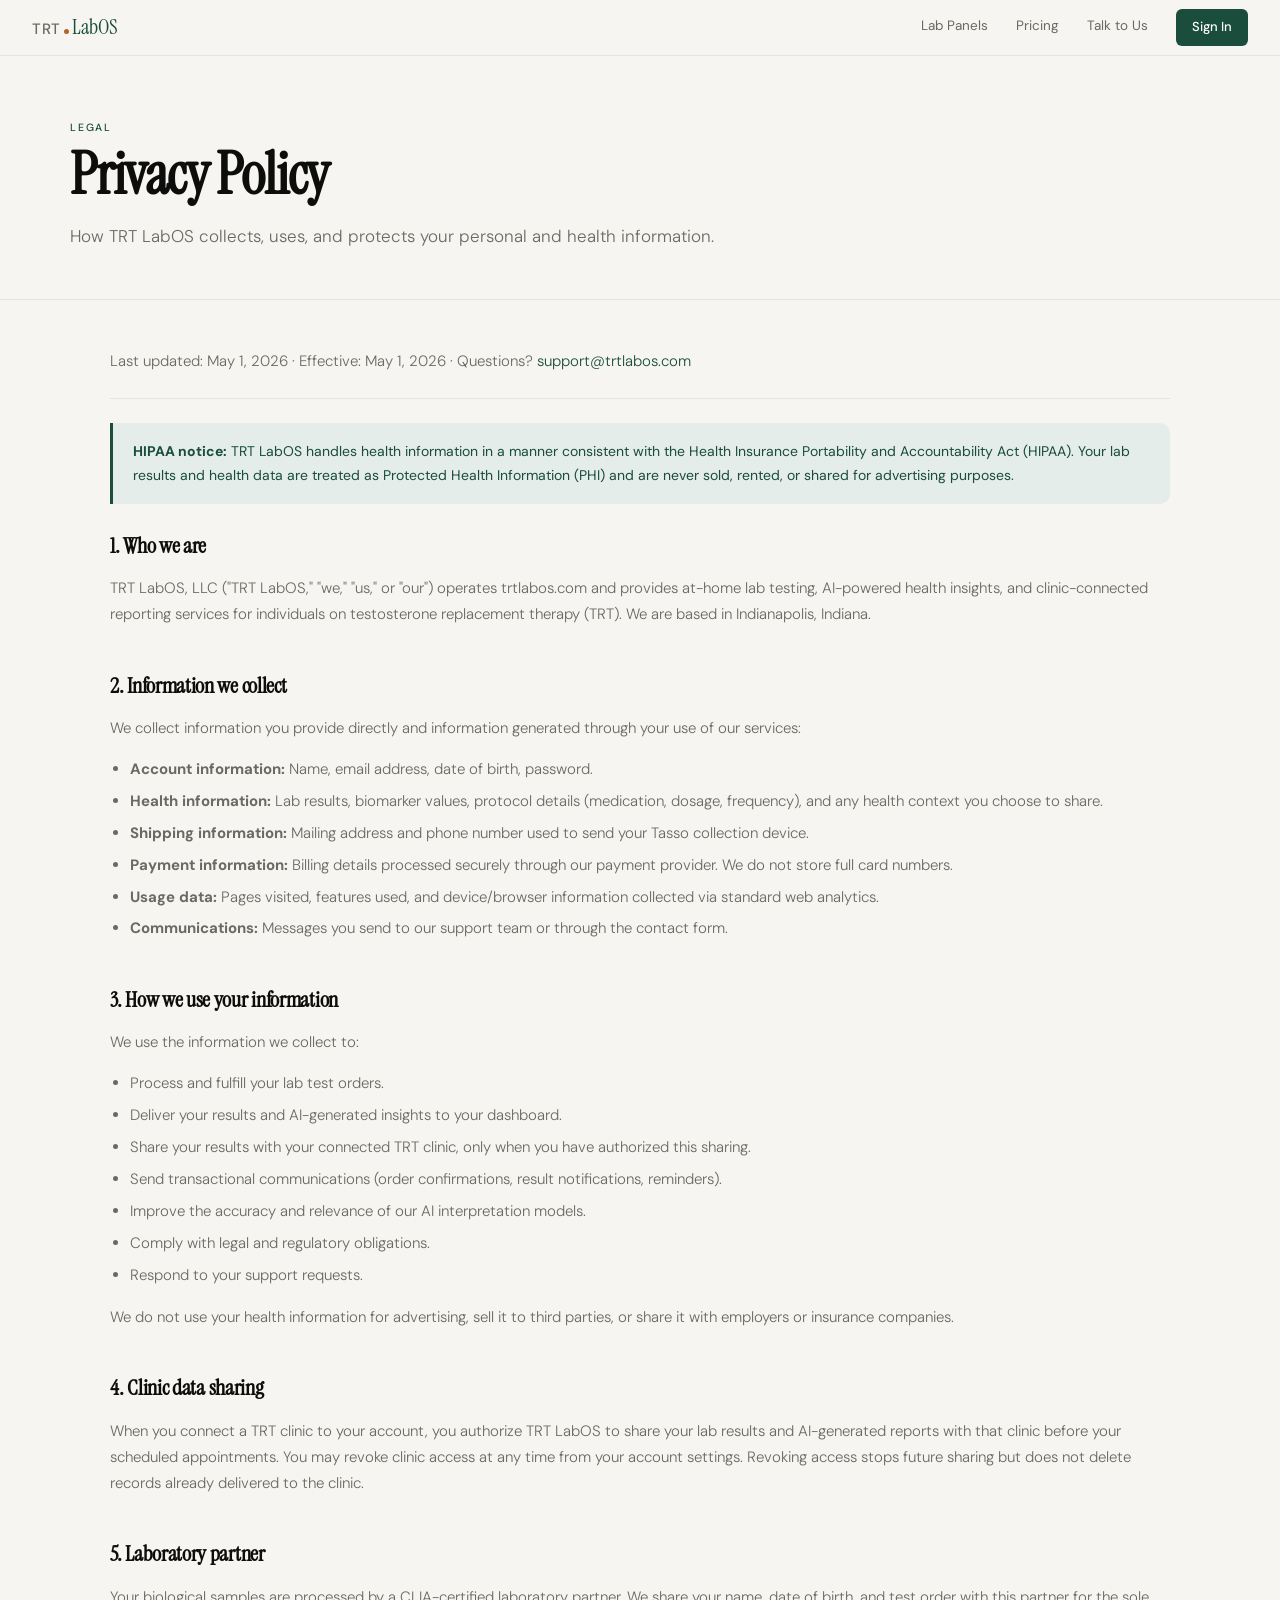
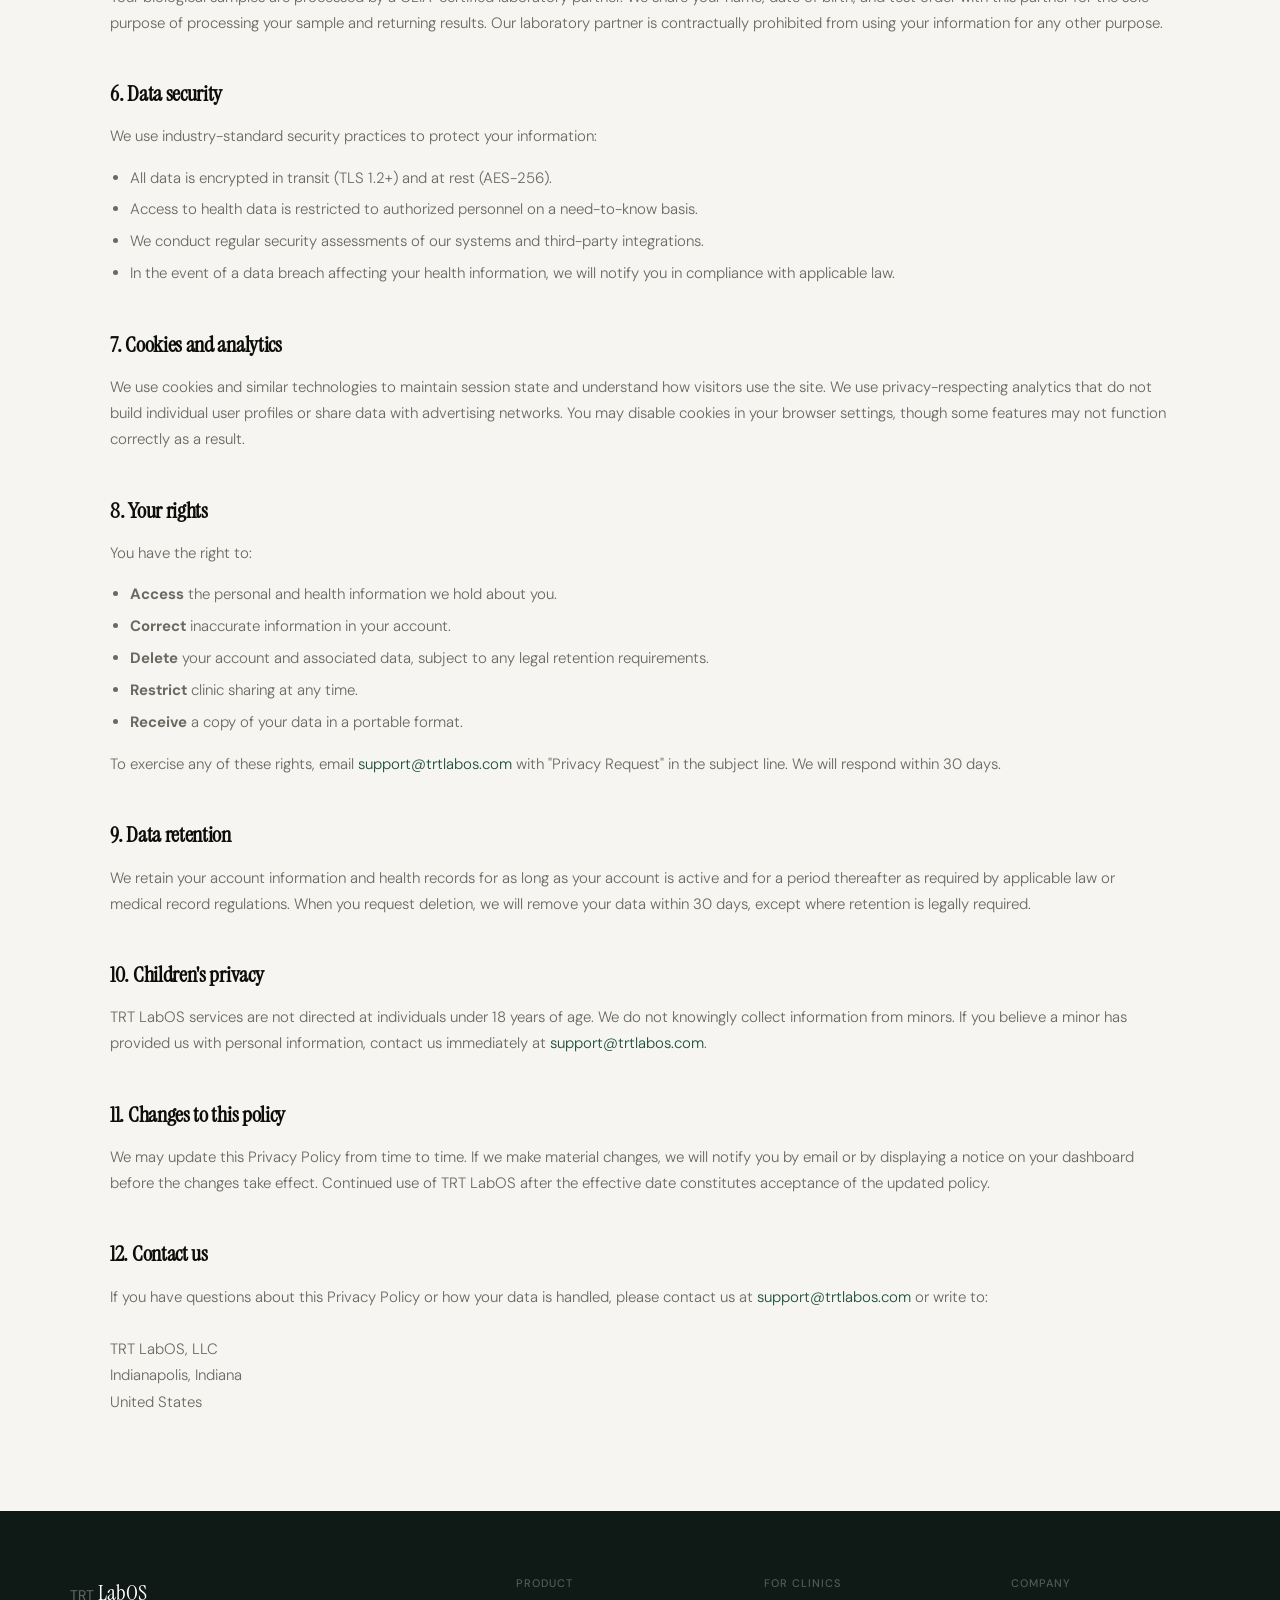
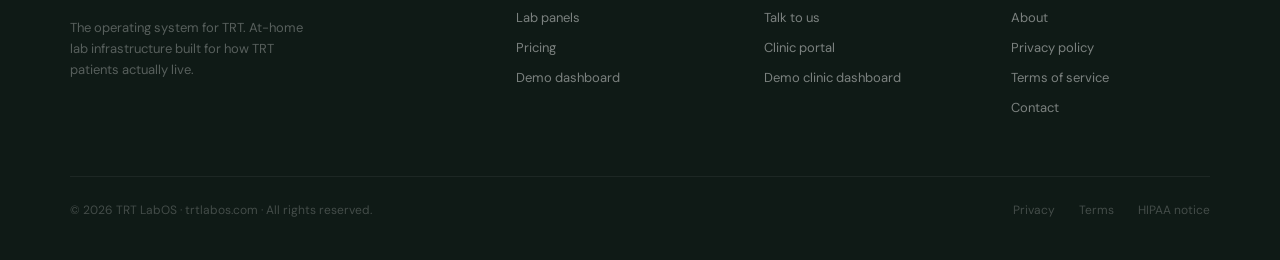
<file: privacy.html>
<!DOCTYPE html>
<html lang="en">
<head>
<meta charset="UTF-8">
<meta name="viewport" content="width=device-width, initial-scale=1.0">
<title>Privacy Policy — TRT LabOS</title>
<meta name="description" content="TRT LabOS Privacy Policy — how we collect, use, and protect your health and personal data.">
<link rel="preconnect" href="https://fonts.googleapis.com">
<link rel="preconnect" href="https://fonts.gstatic.com" crossorigin>
<link rel="stylesheet" href="https://fonts.googleapis.com/css2?family=Instrument+Serif:ital@0;1&family=DM+Sans:wght@300;400;500&display=swap">
<link rel="stylesheet" href="styles.css?v=2">
<style>
.policy-wrap{max-width:1140px;margin:0 auto;padding:3rem 2.5rem 5rem;}
.policy-wrap h2{font-family:'Instrument Serif',serif;font-size:22px;color:var(--ink);letter-spacing:-0.3px;margin:2.5rem 0 0.75rem;}
.policy-wrap h2:first-of-type{margin-top:0;}
.policy-wrap p{font-size:15px;color:var(--muted);line-height:1.75;font-weight:300;margin-bottom:1rem;}
.policy-wrap ul{margin:0 0 1rem 1.25rem;}
.policy-wrap li{font-size:15px;color:var(--muted);line-height:1.7;font-weight:300;margin-bottom:0.4rem;}
.policy-wrap a{color:#1A4D3B;text-decoration:none;}
.policy-wrap a:hover{text-decoration:underline;}
.policy-meta{font-size:12.5px;color:var(--subtle);margin-bottom:2.5rem;padding-bottom:1.5rem;border-bottom:1px solid var(--border);}
.hipaa-callout{background:#E4EDE9;border-left:3px solid #1A4D3B;border-radius:0 10px 10px 0;padding:1rem 1.25rem;margin:1.5rem 0;}
.hipaa-callout p{color:#1A4D3B;font-size:14px;margin-bottom:0;font-weight:400;}
</style>
</head>
<body>

<nav class="nav">
  <a href="/" class="nav-logo"><span class="nav-trt">TRT</span><div class="nav-dot"></div><span class="nav-labos">LabOS</span></a>
  <div class="nav-links">
    <a href="/panels.html">Lab Panels</a>
    <a href="/pricing.html">Pricing</a>
    <a href="/contact.html">Talk to Us</a>
    <a href="https://app.trtlabos.com/auth/login" class="nav-cta">Sign In</a>
  </div>
  <div class="hamburger" id="hamburger" onclick="toggleMenu()"><span></span><span></span><span></span></div>
</nav>
<div class="mobile-menu" id="mobile-menu">
  <a href="/panels.html">Lab Panels</a>
  <a href="/pricing.html">Pricing</a>
  <a href="/contact.html">Talk to Us</a>
  <a href="/about.html">About</a>
  <a href="https://app.trtlabos.com/auth/login" class="mob-cta">Sign In</a>
</div>

<section class="page-hero">
  <div class="page-hero-inner">
    <div class="eyebrow">Legal</div>
    <h1>Privacy Policy</h1>
    <p>How TRT LabOS collects, uses, and protects your personal and health information.</p>
  </div>
</section>

<div class="policy-wrap">
  <p class="policy-meta">Last updated: May 1, 2026 · Effective: May 1, 2026 · Questions? <a href="mailto:support@trtlabos.com">support@trtlabos.com</a></p>

  <div class="hipaa-callout" id="hipaa">
    <p><strong>HIPAA notice:</strong> TRT LabOS handles health information in a manner consistent with the Health Insurance Portability and Accountability Act (HIPAA). Your lab results and health data are treated as Protected Health Information (PHI) and are never sold, rented, or shared for advertising purposes.</p>
  </div>

  <h2>1. Who we are</h2>
  <p>TRT LabOS, LLC ("TRT LabOS," "we," "us," or "our") operates trtlabos.com and provides at-home lab testing, AI-powered health insights, and clinic-connected reporting services for individuals on testosterone replacement therapy (TRT). We are based in Indianapolis, Indiana.</p>

  <h2>2. Information we collect</h2>
  <p>We collect information you provide directly and information generated through your use of our services:</p>
  <ul>
    <li><strong>Account information:</strong> Name, email address, date of birth, password.</li>
    <li><strong>Health information:</strong> Lab results, biomarker values, protocol details (medication, dosage, frequency), and any health context you choose to share.</li>
    <li><strong>Shipping information:</strong> Mailing address and phone number used to send your Tasso collection device.</li>
    <li><strong>Payment information:</strong> Billing details processed securely through our payment provider. We do not store full card numbers.</li>
    <li><strong>Usage data:</strong> Pages visited, features used, and device/browser information collected via standard web analytics.</li>
    <li><strong>Communications:</strong> Messages you send to our support team or through the contact form.</li>
  </ul>

  <h2>3. How we use your information</h2>
  <p>We use the information we collect to:</p>
  <ul>
    <li>Process and fulfill your lab test orders.</li>
    <li>Deliver your results and AI-generated insights to your dashboard.</li>
    <li>Share your results with your connected TRT clinic, only when you have authorized this sharing.</li>
    <li>Send transactional communications (order confirmations, result notifications, reminders).</li>
    <li>Improve the accuracy and relevance of our AI interpretation models.</li>
    <li>Comply with legal and regulatory obligations.</li>
    <li>Respond to your support requests.</li>
  </ul>
  <p>We do not use your health information for advertising, sell it to third parties, or share it with employers or insurance companies.</p>

  <h2>4. Clinic data sharing</h2>
  <p>When you connect a TRT clinic to your account, you authorize TRT LabOS to share your lab results and AI-generated reports with that clinic before your scheduled appointments. You may revoke clinic access at any time from your account settings. Revoking access stops future sharing but does not delete records already delivered to the clinic.</p>

  <h2>5. Laboratory partner</h2>
  <p>Your biological samples are processed by a CLIA-certified laboratory partner. We share your name, date of birth, and test order with this partner for the sole purpose of processing your sample and returning results. Our laboratory partner is contractually prohibited from using your information for any other purpose.</p>

  <h2>6. Data security</h2>
  <p>We use industry-standard security practices to protect your information:</p>
  <ul>
    <li>All data is encrypted in transit (TLS 1.2+) and at rest (AES-256).</li>
    <li>Access to health data is restricted to authorized personnel on a need-to-know basis.</li>
    <li>We conduct regular security assessments of our systems and third-party integrations.</li>
    <li>In the event of a data breach affecting your health information, we will notify you in compliance with applicable law.</li>
  </ul>

  <h2>7. Cookies and analytics</h2>
  <p>We use cookies and similar technologies to maintain session state and understand how visitors use the site. We use privacy-respecting analytics that do not build individual user profiles or share data with advertising networks. You may disable cookies in your browser settings, though some features may not function correctly as a result.</p>

  <h2>8. Your rights</h2>
  <p>You have the right to:</p>
  <ul>
    <li><strong>Access</strong> the personal and health information we hold about you.</li>
    <li><strong>Correct</strong> inaccurate information in your account.</li>
    <li><strong>Delete</strong> your account and associated data, subject to any legal retention requirements.</li>
    <li><strong>Restrict</strong> clinic sharing at any time.</li>
    <li><strong>Receive</strong> a copy of your data in a portable format.</li>
  </ul>
  <p>To exercise any of these rights, email <a href="mailto:support@trtlabos.com">support@trtlabos.com</a> with "Privacy Request" in the subject line. We will respond within 30 days.</p>

  <h2>9. Data retention</h2>
  <p>We retain your account information and health records for as long as your account is active and for a period thereafter as required by applicable law or medical record regulations. When you request deletion, we will remove your data within 30 days, except where retention is legally required.</p>

  <h2>10. Children's privacy</h2>
  <p>TRT LabOS services are not directed at individuals under 18 years of age. We do not knowingly collect information from minors. If you believe a minor has provided us with personal information, contact us immediately at <a href="mailto:support@trtlabos.com">support@trtlabos.com</a>.</p>

  <h2>11. Changes to this policy</h2>
  <p>We may update this Privacy Policy from time to time. If we make material changes, we will notify you by email or by displaying a notice on your dashboard before the changes take effect. Continued use of TRT LabOS after the effective date constitutes acceptance of the updated policy.</p>

  <h2>12. Contact us</h2>
  <p>If you have questions about this Privacy Policy or how your data is handled, please contact us at <a href="mailto:support@trtlabos.com">support@trtlabos.com</a> or write to:<br><br>TRT LabOS, LLC<br>Indianapolis, Indiana<br>United States</p>
</div>

<footer>
  <div class="footer-inner">
    <div class="footer-top">
      <div><div class="footer-logo"><span>TRT</span>LabOS</div><p class="footer-tagline">The operating system for TRT. At-home lab infrastructure built for how TRT patients actually live.</p></div>
      <div class="footer-col"><h4>Product</h4><a href="/panels.html">Lab panels</a><a href="/pricing.html">Pricing</a><a href="/demo-dashboard.html">Demo dashboard</a></div>
      <div class="footer-col"><h4>For clinics</h4><a href="/contact.html">Talk to us</a><a href="/clinic.html">Clinic portal</a><a href="/demo-clinic-dashboard.html">Demo clinic dashboard</a></div>
      <div class="footer-col"><h4>Company</h4><a href="/about.html">About</a><a href="/privacy.html">Privacy policy</a><a href="/terms.html">Terms of service</a><a href="mailto:support@trtlabos.com">Contact</a></div>
    </div>
    <div class="footer-bottom">
      <p>© 2026 TRT LabOS · trtlabos.com · All rights reserved.</p>
      <div class="footer-legal"><a href="/privacy.html">Privacy</a><a href="/terms.html">Terms</a><a href="/privacy.html#hipaa">HIPAA notice</a></div>
    </div>
  </div>
</footer>

<script>
function toggleMenu(){
  var h=document.getElementById('hamburger'),m=document.getElementById('mobile-menu');
  h.classList.toggle('open'); m.classList.toggle('open');
}
</script>
<script>
(function(){
  var m=document.cookie.match('(^|;)\s*trtl_display\s*=\s*([^;]+)');
  var name=m?decodeURIComponent(m.pop()):'';
  if(!name)return;
  var nc=document.querySelector('.nav-cta');
  if(nc){nc.textContent='My Dashboard →';nc.href='https://app.trtlabos.com/dashboard';}
  var mc=document.querySelector('.mob-cta');
  if(mc){mc.textContent='My Dashboard';mc.href='https://app.trtlabos.com/dashboard';}
})();
</script>
</body>
</html>
</file>
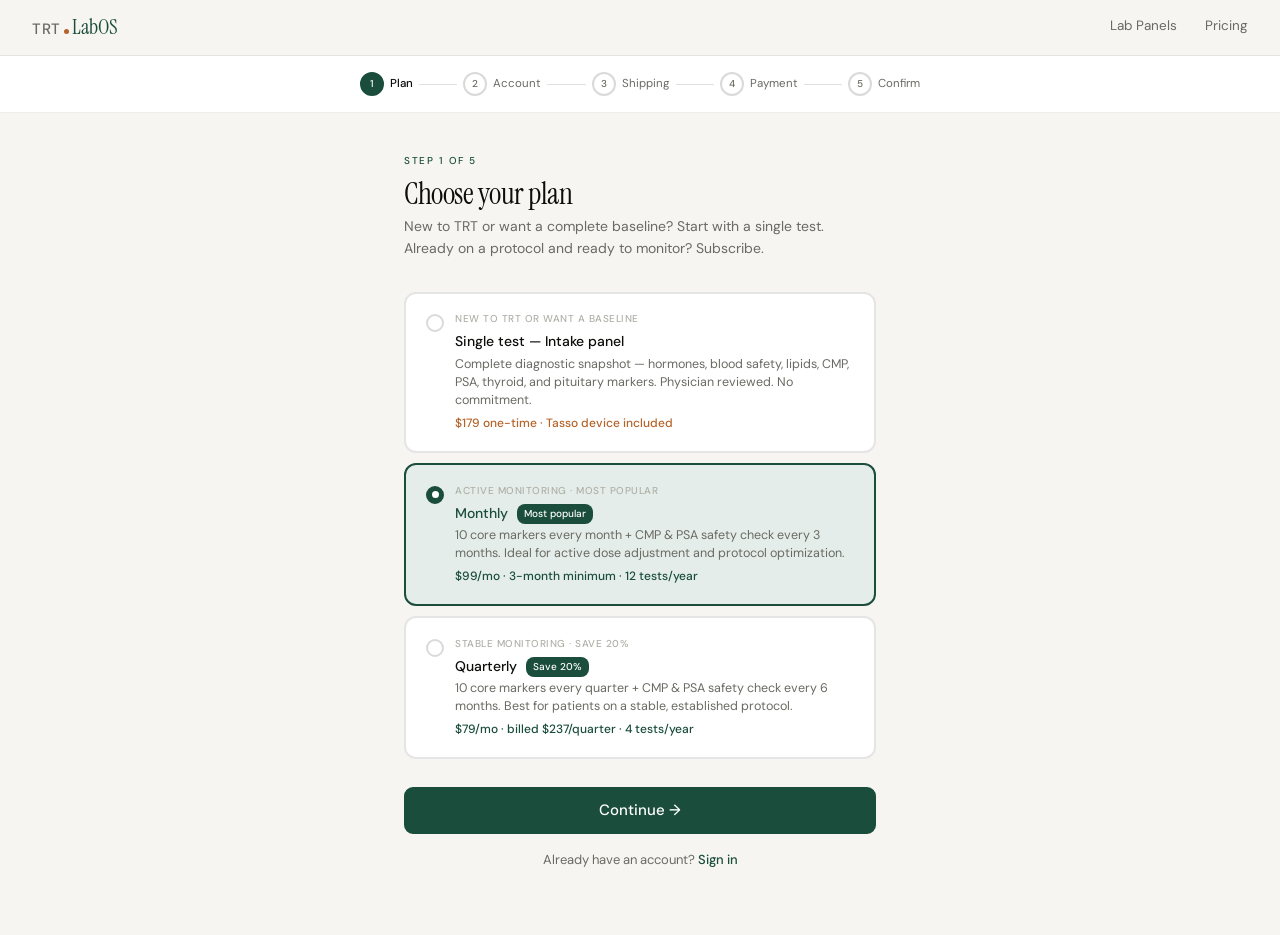
<file: signup.html>
<!DOCTYPE html>
<html lang="en">
<head>
<meta charset="UTF-8">
<meta name="viewport" content="width=device-width, initial-scale=1.0">
<title>Get Started — TRT LabOS</title>
<meta name="description" content="Order your TRT lab panel or start a monitoring subscription. At-home blood collection, TRT-specific biomarkers, AI insights.">
<link rel="preconnect" href="https://fonts.googleapis.com">
<link rel="preconnect" href="https://fonts.gstatic.com" crossorigin>
<link rel="stylesheet" href="https://fonts.googleapis.com/css2?family=Instrument+Serif:ital@0;1&family=DM+Sans:wght@300;400;500&display=swap">
<link rel="stylesheet" href="styles.css?v=2">
<style>
.ob-prog-wrap{background:#ffffff;border-bottom:1px solid var(--border);padding:0 2rem;}
.ob-steps{max-width:560px;margin:0 auto;display:flex;align-items:center;padding:1rem 0;}
.obs{display:flex;align-items:center;gap:6px;flex:1;}
.obs-circle{width:24px;height:24px;border-radius:50%;border:2px solid rgba(0,0,0,0.15);display:flex;align-items:center;justify-content:center;font-size:10px;font-weight:500;color:#6A6A63;transition:all 0.2s;}
.obs-circle.active{background:#1A4D3B;border-color:#1A4D3B;color:#ffffff;}
.obs-circle.done{background:#E4EDE9;border-color:#1A4D3B;color:#1A4D3B;}
.obs-label{font-size:11.5px;color:var(--muted);white-space:nowrap;}
.obs-label.active{color:var(--ink);font-weight:500;}
.obs-line{flex:1;height:1px;background:rgba(0,0,0,0.12);margin:0 6px;}
.obs-line.done{background:#1A4D3B;}
.ob-wrap{max-width:520px;margin:0 auto;padding:2.5rem 1.5rem 4rem;}
.ob-step{display:none;}
.ob-step.active{display:block;animation:fadeIn 0.2s ease;}
@keyframes fadeIn{from{opacity:0;transform:translateY(5px)}to{opacity:1;transform:none}}
.ob-eyebrow{font-size:10px;font-weight:500;letter-spacing:1.5px;text-transform:uppercase;color:#1A4D3B;margin-bottom:0.5rem;}
.ob-title{font-family:'Instrument Serif',serif;font-size:30px;color:var(--ink);letter-spacing:-0.5px;line-height:1.1;margin-bottom:0.4rem;}
.ob-sub{font-size:14px;color:var(--muted);margin-bottom:2rem;line-height:1.55;}
.plan-opts{display:flex;flex-direction:column;gap:10px;margin-bottom:1.75rem;}
.plan-opt{background:#ffffff;border:2px solid rgba(0,0,0,0.1);border-radius:12px;padding:1.1rem 1.25rem;cursor:pointer;display:flex;align-items:flex-start;gap:11px;transition:border-color 0.15s;}
.plan-opt:hover{border-color:rgba(0,0,0,0.2);}
.plan-opt.selected{border-color:#1A4D3B;background:#E4EDE9;}
.plan-opt.selected .po-name{color:#1A4D3B;}
.plan-opt.onetime.selected{border-color:#B5632A;background:#F7EDE3;}
.plan-opt.onetime.selected .po-name{color:#B5632A;}
.plan-opt.onetime.selected .radio-c{border-color:#B5632A;background:#B5632A;}
.radio-c{width:18px;height:18px;border-radius:50%;border:2px solid rgba(0,0,0,0.15);display:flex;align-items:center;justify-content:center;flex-shrink:0;margin-top:3px;transition:all 0.15s;}
.plan-opt.selected .radio-c{border-color:#1A4D3B;background:#1A4D3B;}
.radio-d{width:7px;height:7px;border-radius:50%;background:#ffffff;display:none;}
.plan-opt.selected .radio-d{display:block;}
.po-best{font-size:10px;font-weight:500;letter-spacing:0.5px;text-transform:uppercase;color:var(--subtle);margin-bottom:3px;}
.po-name{font-size:14px;font-weight:500;color:var(--ink);margin-bottom:2px;}
.po-desc{font-size:12.5px;color:var(--muted);line-height:1.45;margin-bottom:5px;}
.po-price{font-size:12px;font-weight:500;color:#1A4D3B;}
.plan-opt.onetime .po-price{color:#B5632A;}
.po-badge{display:inline-block;font-size:10px;font-weight:500;padding:2px 7px;border-radius:8px;background:#1A4D3B;color:#ffffff;margin-left:5px;vertical-align:middle;}
.sel-pill{display:inline-flex;align-items:center;gap:6px;background:#E4EDE9;color:#1A4D3B;font-size:12px;font-weight:500;padding:4px 11px;border-radius:20px;margin-bottom:1.25rem;cursor:pointer;}
.sel-pill.warm{background:#F7EDE3;color:#B5632A;}
.form-group{margin-bottom:1.1rem;}
.form-row{display:grid;grid-template-columns:1fr 1fr;gap:12px;margin-bottom:1.1rem;}
.form-label{font-size:12px;font-weight:500;color:var(--ink);display:block;margin-bottom:5px;}
.form-input{width:100%;padding:12px 13px;border:2px solid rgba(0,0,0,0.12);border-radius:8px;font-size:15px;font-family:'DM Sans',sans-serif;color:var(--ink);background:#ffffff;outline:none;transition:border-color 0.15s;}
.form-input:focus{border-color:#1A4D3B;}
.form-input::placeholder{color:#B0B0A8;}
.form-select{width:100%;padding:12px 13px;border:2px solid rgba(0,0,0,0.12);border-radius:8px;font-size:15px;font-family:'DM Sans',sans-serif;color:var(--ink);background:#ffffff;outline:none;}
.form-select:focus{border-color:#1A4D3B;}
.form-hint{font-size:11.5px;color:var(--muted);margin-top:4px;}
.pw-bars{display:flex;gap:4px;margin-top:6px;}
.pw-bar{height:3px;flex:1;border-radius:2px;background:#EEECEA;transition:background 0.2s;}
.pw-bar.weak{background:#E57373;}
.pw-bar.fair{background:#FFB74D;}
.pw-bar.good{background:#81C784;}
.pw-bar.strong{background:#1A4D3B;}
.pw-label{font-size:11px;color:var(--muted);margin-top:4px;}
.hipaa-note{background:#E4EDE9;border-left:3px solid #1A4D3B;border-radius:0 8px 8px 0;padding:10px 13px;margin-bottom:1.1rem;font-size:12.5px;color:#1A4D3B;line-height:1.55;}
.check-row{display:flex;align-items:flex-start;gap:10px;margin-bottom:0.9rem;}
.check-row input[type=checkbox]{width:16px;height:16px;margin-top:2px;accent-color:#1A4D3B;flex-shrink:0;cursor:pointer;}
.check-row label{font-size:12.5px;color:var(--muted);line-height:1.5;cursor:pointer;}
.check-row a{color:#1A4D3B;}
.order-summary{background:#EEECEA;border-radius:11px;padding:1.25rem;margin-bottom:1.5rem;}
.os-title{font-size:10.5px;font-weight:500;text-transform:uppercase;letter-spacing:1px;color:var(--muted);margin-bottom:0.75rem;}
.os-row{display:flex;justify-content:space-between;font-size:13.5px;padding:5px 0;border-bottom:1px solid rgba(0,0,0,0.07);}
.os-row:last-child{border-bottom:none;}
.os-row.total{padding-top:10px;margin-top:4px;font-size:14px;font-weight:500;}
.os-label{color:var(--muted);}
.os-row.total .os-label{color:var(--ink);}
.sec-note{display:flex;align-items:center;gap:6px;font-size:12px;color:var(--muted);justify-content:center;margin-top:1rem;}
.signin-note{text-align:center;font-size:13px;color:var(--muted);margin-top:1rem;}
.signin-note a{color:#1A4D3B;text-decoration:none;font-weight:500;}
.ship-callout{background:#E4EDE9;border-radius:9px;padding:11px 13px;display:flex;gap:9px;align-items:flex-start;margin-bottom:1.25rem;}
.card-row{display:grid;grid-template-columns:2fr 1fr 1fr;gap:12px;margin-bottom:1.1rem;}
.hsa-badge{background:#F7EDE3;color:#B5632A;border-radius:8px;padding:9px 12px;font-size:12.5px;display:flex;align-items:center;gap:7px;margin-bottom:1.1rem;line-height:1.45;}
.card-brands{display:flex;gap:6px;align-items:center;margin-bottom:1.25rem;}
.card-brand{background:#ffffff;border:1px solid var(--border);border-radius:5px;padding:3px 8px;font-size:11px;color:var(--muted);font-weight:500;}
.confirm-icon{width:56px;height:56px;border-radius:50%;background:#E4EDE9;display:flex;align-items:center;justify-content:center;margin:0 auto 1.25rem;}
.confirm-title{font-family:'Instrument Serif',serif;font-size:30px;color:var(--ink);text-align:center;margin-bottom:0.5rem;}
.confirm-sub{font-size:14px;color:var(--muted);text-align:center;margin-bottom:2rem;line-height:1.6;}
.confirm-steps{display:flex;flex-direction:column;gap:10px;margin-bottom:2rem;}
.confirm-step{display:flex;align-items:flex-start;gap:11px;background:#ffffff;border:1px solid var(--border);border-radius:10px;padding:1rem 1.1rem;}
.cs-num{width:24px;height:24px;border-radius:50%;background:#1A4D3B;color:#ffffff;font-size:11px;font-weight:500;display:flex;align-items:center;justify-content:center;flex-shrink:0;margin-top:1px;}
.cs-title{font-size:13.5px;font-weight:500;color:var(--ink);margin-bottom:2px;}
.cs-desc{font-size:12.5px;color:var(--muted);line-height:1.45;}
@media(max-width:520px){
  .form-row,.card-row{grid-template-columns:1fr;}
  .ob-steps{overflow-x:auto;}
}
</style>
</head>
<body>

<nav class="nav">
  <a href="/" class="nav-logo"><span class="nav-trt">TRT</span><div class="nav-dot"></div><span class="nav-labos">LabOS</span></a>
  <div class="nav-links">
    <a href="/panels.html">Lab Panels</a>
    <a href="/pricing.html">Pricing</a>
  </div>
  <div id="ob-nav-back" style="display:none;font-size:13px;color:var(--muted);cursor:pointer;align-items:center;gap:5px;" onclick="obBack()">← Back</div>
</nav>

<div class="ob-prog-wrap">
  <div class="ob-steps">
    <div class="obs"><div class="obs-circle active" id="obc1">1</div><span class="obs-label active" id="obl1">Plan</span></div>
    <div class="obs-line" id="obline1"></div>
    <div class="obs"><div class="obs-circle" id="obc2">2</div><span class="obs-label" id="obl2">Account</span></div>
    <div class="obs-line" id="obline2"></div>
    <div class="obs"><div class="obs-circle" id="obc3">3</div><span class="obs-label" id="obl3">Shipping</span></div>
    <div class="obs-line" id="obline3"></div>
    <div class="obs"><div class="obs-circle" id="obc4">4</div><span class="obs-label" id="obl4">Payment</span></div>
    <div class="obs-line" id="obline4"></div>
    <div class="obs"><div class="obs-circle" id="obc5">5</div><span class="obs-label" id="obl5">Confirm</span></div>
  </div>
</div>

<div class="ob-wrap">

  <!-- STEP 1: PLAN -->
  <div class="ob-step active" id="ob-s1">
    <div class="ob-eyebrow">Step 1 of 5</div>
    <div class="ob-title">Choose your plan</div>
    <div class="ob-sub">New to TRT or want a complete baseline? Start with a single test. Already on a protocol and ready to monitor? Subscribe.</div>
    <div class="plan-opts">
      <div class="plan-opt onetime" id="opt-onetime" onclick="selectPlan('onetime')">
        <div class="radio-c"><div class="radio-d"></div></div>
        <div>
          <div class="po-best">New to TRT or want a baseline</div>
          <div class="po-name">Single test — Intake panel</div>
          <div class="po-desc">Complete diagnostic snapshot — hormones, blood safety, lipids, CMP, PSA, thyroid, and pituitary markers. Physician reviewed. No commitment.</div>
          <div class="po-price">$179 one-time · Tasso device included</div>
        </div>
      </div>
      <div class="plan-opt selected" id="opt-monthly" onclick="selectPlan('monthly')">
        <div class="radio-c"><div class="radio-d"></div></div>
        <div>
          <div class="po-best">Active monitoring · most popular</div>
          <div class="po-name">Monthly <span class="po-badge">Most popular</span></div>
          <div class="po-desc">10 core markers every month + CMP &amp; PSA safety check every 3 months. Ideal for active dose adjustment and protocol optimization.</div>
          <div class="po-price">$99/mo · 3-month minimum · 12 tests/year</div>
        </div>
      </div>
      <div class="plan-opt" id="opt-quarterly" onclick="selectPlan('quarterly')">
        <div class="radio-c"><div class="radio-d"></div></div>
        <div>
          <div class="po-best">Stable monitoring · save 20%</div>
          <div class="po-name">Quarterly <span class="po-badge" style="background:#1A4D3B;">Save 20%</span></div>
          <div class="po-desc">10 core markers every quarter + CMP &amp; PSA safety check every 6 months. Best for patients on a stable, established protocol.</div>
          <div class="po-price">$79/mo · billed $237/quarter · 4 tests/year</div>
        </div>
      </div>
    </div>
    <button class="btn-full" onclick="obGoTo(2)">Continue →</button>
    <div class="signin-note">Already have an account? <a href="#">Sign in</a></div>
  </div>

  <!-- STEP 2: ACCOUNT -->
  <div class="ob-step" id="ob-s2">
    <div class="ob-eyebrow">Step 2 of 5</div>
    <div class="ob-title">Create your account</div>
    <div class="ob-sub">Your health data is encrypted, HIPAA-aligned, and never shared without your consent.</div>
    <div class="sel-pill" id="sp2" onclick="obGoTo(1)"></div>
    <div class="hipaa-note"><strong>Your data, your control.</strong> Lab results are yours. You choose what to share with your clinic — and you can revoke access at any time.</div>
    <div class="form-row">
      <div><label class="form-label">First name</label><input class="form-input" type="text" placeholder="Marcus" id="fname"></div>
      <div><label class="form-label">Last name</label><input class="form-input" type="text" placeholder="Johnson" id="lname"></div>
    </div>
    <div class="form-group"><label class="form-label">Email address</label><input class="form-input" type="email" placeholder="marcus@example.com" id="email"></div>
    <div class="form-group">
      <label class="form-label">Date of birth</label>
      <input class="form-input" type="text" placeholder="MM / DD / YYYY" id="dob">
      <div class="form-hint">Required for physician review of your lab results.</div>
    </div>
    <div class="form-group">
      <label class="form-label">Password</label>
      <input class="form-input" type="password" placeholder="Create a password" id="pw" oninput="checkPw(this.value)">
      <div class="pw-bars"><div class="pw-bar" id="pb1"></div><div class="pw-bar" id="pb2"></div><div class="pw-bar" id="pb3"></div><div class="pw-bar" id="pb4"></div></div>
      <div class="pw-label" id="pw-lbl">Enter a password</div>
    </div>
    <div class="form-group">
      <label class="form-label">TRT clinic <span style="color:#B0B0A8;font-weight:400;">(optional)</span></label>
      <input class="form-input" type="text" placeholder="e.g. Defy Medical, your local clinic..." id="clinic">
      <div class="form-hint">We'll auto-deliver your results before each appointment. You can connect or change this later.</div>
    </div>
    <div class="check-row"><input type="checkbox" id="tos" checked><label for="tos">I agree to the <a href="/terms.html">Terms of Service</a> and <a href="/privacy.html">Privacy Policy</a>.</label></div>
    <div class="check-row"><input type="checkbox" id="remind" checked><label for="remind">Send me test reminders and AI insights about my results.</label></div>
    <button class="btn-full" onclick="obGoTo(3)">Continue →</button>
    <div class="sec-note"><svg width="12" height="12" viewBox="0 0 24 24" fill="none" stroke="currentColor" stroke-width="2"><rect x="3" y="11" width="18" height="11" rx="2"/><path d="M7 11V7a5 5 0 0110 0v4"/></svg>256-bit encrypted · HIPAA-aligned · HSA/FSA eligible</div>
  </div>

  <!-- STEP 3: SHIPPING -->
  <div class="ob-step" id="ob-s3">
    <div class="ob-eyebrow">Step 3 of 5</div>
    <div class="ob-title">Where should we ship your Tasso device?</div>
    <div class="ob-sub">Ships within 2 business days. Prepaid return mailer included — drop it in any USPS mailbox.</div>
    <div class="sel-pill" id="sp3" onclick="obGoTo(1)"></div>
    <div class="form-group"><label class="form-label">Street address</label><input class="form-input" type="text" placeholder="123 Main Street"></div>
    <div class="form-group"><label class="form-label">Apt / suite <span style="color:#B0B0A8;font-weight:400;">(optional)</span></label><input class="form-input" type="text" placeholder="Apt 4B"></div>
    <div class="form-row">
      <div><label class="form-label">City</label><input class="form-input" type="text" placeholder="Indianapolis"></div>
      <div>
        <label class="form-label">State</label>
        <select class="form-select">
          <option value="">Select state</option>
          <option>Alabama</option><option>Alaska</option><option>Arizona</option><option>Arkansas</option><option>California</option><option>Colorado</option><option>Connecticut</option><option>Delaware</option><option>Florida</option><option>Georgia</option><option>Hawaii</option><option>Idaho</option><option>Illinois</option><option selected>Indiana</option><option>Iowa</option><option>Kansas</option><option>Kentucky</option><option>Louisiana</option><option>Maine</option><option>Maryland</option><option>Massachusetts</option><option>Michigan</option><option>Minnesota</option><option>Mississippi</option><option>Missouri</option><option>Montana</option><option>Nebraska</option><option>Nevada</option><option>New Hampshire</option><option>New Jersey</option><option>New Mexico</option><option>New York</option><option>North Carolina</option><option>North Dakota</option><option>Ohio</option><option>Oklahoma</option><option>Oregon</option><option>Pennsylvania</option><option>Rhode Island</option><option>South Carolina</option><option>South Dakota</option><option>Tennessee</option><option>Texas</option><option>Utah</option><option>Vermont</option><option>Virginia</option><option>Washington</option><option>West Virginia</option><option>Wisconsin</option><option>Wyoming</option>
        </select>
      </div>
    </div>
    <div class="form-row">
      <div><label class="form-label">ZIP code</label><input class="form-input" type="text" placeholder="46201"></div>
      <div><label class="form-label">Phone</label><input class="form-input" type="tel" placeholder="(317) 555-0100"></div>
    </div>
    <div class="ship-callout">
      <svg width="14" height="14" viewBox="0 0 24 24" fill="none" stroke="#1A4D3B" stroke-width="2" style="flex-shrink:0;margin-top:2px;"><rect x="1" y="3" width="15" height="13"/><path d="M16 8h4l3 5v3h-7V8z"/><circle cx="5.5" cy="18.5" r="2.5"/><circle cx="18.5" cy="18.5" r="2.5"/></svg>
      <div style="font-size:12.5px;color:#1A4D3B;line-height:1.5;">Free shipping via USPS Priority Mail to all 50 states. Continental US addresses ship within 2 business days.</div>
    </div>
    <button class="btn-full" onclick="obGoTo(4)">Continue to payment →</button>
  </div>

  <!-- STEP 4: PAYMENT -->
  <div class="ob-step" id="ob-s4">
    <div class="ob-eyebrow">Step 4 of 5</div>
    <div class="ob-title">Payment</div>
    <div class="ob-sub">Secure checkout. HSA and FSA cards accepted.</div>
    <div class="sel-pill" id="sp4" onclick="obGoTo(1)"></div>

    <div class="order-summary">
      <div class="os-title">Order summary</div>
      <div class="os-row"><span class="os-label" id="os-lbl">Monthly plan (3-month min)</span><span id="os-val">$99 / mo</span></div>
      <div class="os-row"><span class="os-label">Tasso device</span><span>Included</span></div>
      <div class="os-row"><span class="os-label">Shipping</span><span>Free</span></div>
      <div class="os-row total"><span class="os-label">Due today</span><span id="os-due" style="color:#1A4D3B;font-weight:600;">$147</span></div>
    </div>

    <div class="hsa-badge">
      <svg width="14" height="14" viewBox="0 0 24 24" fill="none" stroke="#B5632A" stroke-width="2"><path d="M12 22s8-4 8-10V5l-8-3-8 3v7c0 6 8 10 8 10z"/></svg>
      HSA / FSA eligible — enter your benefits card below
    </div>

    <div class="card-brands">
      <span class="card-brand">Visa</span>
      <span class="card-brand">Mastercard</span>
      <span class="card-brand">Amex</span>
      <span class="card-brand">Discover</span>
      <span class="card-brand">HSA/FSA</span>
    </div>

    <div class="form-group">
      <label class="form-label">Card number</label>
      <input class="form-input" type="text" placeholder="1234  5678  9012  3456" id="cardnum" maxlength="19" oninput="fmtCard(this)">
    </div>
    <div class="card-row">
      <div><label class="form-label">Name on card</label><input class="form-input" type="text" placeholder="Marcus Johnson"></div>
      <div><label class="form-label">Expiry</label><input class="form-input" type="text" placeholder="MM / YY" maxlength="7" oninput="fmtExp(this)"></div>
      <div><label class="form-label">CVV</label><input class="form-input" type="text" placeholder="123" maxlength="4"></div>
    </div>

    <button class="btn-full" onclick="obGoTo(5)">Place order →</button>
    <div class="sec-note" style="margin-top:1rem;">
      <svg width="12" height="12" viewBox="0 0 24 24" fill="none" stroke="currentColor" stroke-width="2"><rect x="3" y="11" width="18" height="11" rx="2"/><path d="M7 11V7a5 5 0 0110 0v4"/></svg>
      256-bit SSL · PCI compliant · Powered by Stripe
    </div>
  </div>

  <!-- STEP 5: CONFIRM -->
  <div class="ob-step" id="ob-s5">
    <div style="text-align:center;padding-top:0.5rem;">
      <div class="confirm-icon"><svg width="24" height="24" viewBox="0 0 24 24" fill="none" stroke="#1A4D3B" stroke-width="2.5"><polyline points="20 6 9 17 4 12"/></svg></div>
      <div class="confirm-title">You're in, <span id="cname">there</span>.</div>
      <div class="confirm-sub">Your <span id="cplan" style="font-weight:500;color:var(--ink);">Pro</span> plan is active. Here's what happens next.</div>
    </div>
    <div class="confirm-steps">
      <div class="confirm-step"><div class="cs-num">1</div><div><div class="cs-title">Device ships to you</div><div class="cs-desc">Arrives in 2–4 business days. About 3 minutes to collect your sample at home.</div></div></div>
      <div class="confirm-step"><div class="cs-num">2</div><div><div class="cs-title">Mail your sample</div><div class="cs-desc">Drop the prepaid return mailer in any USPS mailbox — no post office trip required.</div></div></div>
      <div class="confirm-step"><div class="cs-num">3</div><div><div class="cs-title">Results in 2–3 days</div><div class="cs-desc">Dashboard unlocks with AI insights and a clinic-ready PDF — auto-generated the moment results are ready.</div></div></div>
      <div class="confirm-step"><div class="cs-num">4</div><div><div class="cs-title">Clinic receives your report <span style="font-size:11px;color:var(--muted);font-weight:400;">(if connected)</span></div><div class="cs-desc">Results auto-delivered before your next appointment. No faxing, no manual upload.</div></div></div>
    </div>
    <a href="/demo-dashboard.html" class="btn-full">Go to my dashboard →</a>
    <div class="sec-note" style="margin-top:1rem;">Confirmation sent to <strong id="cemail" style="color:var(--ink);">your email</strong></div>
  </div>

</div>

<script>
var obStep=1, selPlan='monthly';
var planMeta={
  onetime:{pill:'Single test · $179',osLbl:'Intake panel (one-time)',osVal:'$179',osDue:'$179',name:'Single test',warm:true},
  monthly:{pill:'Monthly · $99/mo · change',osLbl:'Monthly plan (3-month min)',osVal:'$99 / mo',osDue:'$99',name:'Monthly',warm:false},
  quarterly:{pill:'Quarterly · $79/mo · change',osLbl:'Quarterly plan',osVal:'$237 / quarter',osDue:'$237',name:'Quarterly',warm:false}
};

var params=new URLSearchParams(window.location.search);
var urlPlan=params.get('plan');
if(urlPlan&&planMeta[urlPlan]) selectPlan(urlPlan);

function selectPlan(p){
  selPlan=p;
  ['onetime','monthly','quarterly'].forEach(function(id){
    document.getElementById('opt-'+id).classList.toggle('selected',id===p);
  });
  syncMeta();
}

function syncMeta(){
  var m=planMeta[selPlan];
  ['sp2','sp3','sp4'].forEach(function(id){
    var el=document.getElementById(id); if(!el) return;
    el.className='sel-pill'+(m.warm?' warm':'');
    el.textContent=m.pill+' ·  change →';
    el.onclick=function(){obGoTo(1);};
  });
  var osLbl=document.getElementById('os-lbl'); if(osLbl) osLbl.textContent=m.osLbl;
  var osVal=document.getElementById('os-val'); if(osVal) osVal.textContent=m.osVal;
  var osDue=document.getElementById('os-due'); if(osDue) osDue.textContent=m.osDue;
  var cplan=document.getElementById('cplan'); if(cplan) cplan.textContent=m.name;
  var fn=document.getElementById('fname');
  if(fn&&fn.value.trim()){var cn=document.getElementById('cname'); if(cn) cn.textContent=fn.value.trim();}
  var em=document.getElementById('email');
  if(em&&em.value.trim()){var ce=document.getElementById('cemail'); if(ce) ce.textContent=em.value.trim();}
}

function obGoTo(n){
  document.getElementById('ob-s'+obStep).classList.remove('active');
  obStep=n;
  document.getElementById('ob-s'+n).classList.add('active');
  syncMeta(); updateObProg(n);
  document.getElementById('ob-nav-back').style.display=n>1?'flex':'none';
  window.scrollTo(0,0);
}

function obBack(){ if(obStep>1) obGoTo(obStep-1); }

function updateObProg(n){
  for(var i=1;i<=5;i++){
    var c=document.getElementById('obc'+i), l=document.getElementById('obl'+i);
    c.className='obs-circle'+(i<n?' done':i===n?' active':'');
    c.textContent=i<n?'✓':String(i);
    l.className='obs-label'+(i===n?' active':'');
  }
  for(var j=1;j<=4;j++){
    var ln=document.getElementById('obline'+j);
    if(ln) ln.className='obs-line'+(j<n?' done':'');
  }
}

function checkPw(v){
  var s=0;
  if(v.length>=8)s++; if(/[A-Z]/.test(v))s++; if(/[0-9]/.test(v))s++; if(/[^A-Za-z0-9]/.test(v))s++;
  var cls=['','weak','fair','good','strong'],lbl=['','Weak','Fair','Good','Strong'];
  for(var i=1;i<=4;i++) document.getElementById('pb'+i).className='pw-bar'+(i<=s?' '+cls[s]:'');
  document.getElementById('pw-lbl').textContent=v.length===0?'Enter a password':lbl[s]||'Weak';
}

function fmtCard(el){
  var v=el.value.replace(/\D/g,'').substring(0,16);
  el.value=v.replace(/(.{4})/g,'$1  ').trim();
}

function fmtExp(el){
  var v=el.value.replace(/\D/g,'').substring(0,4);
  if(v.length>=2) v=v.substring(0,2)+' / '+v.substring(2);
  el.value=v;
}
</script>
<script>
(function(){
  var m=document.cookie.match('(^|;)\s*trtl_display\s*=\s*([^;]+)');
  var name=m?decodeURIComponent(m.pop()):'';
  if(!name)return;
  var nc=document.querySelector('.nav-cta');
  if(nc){nc.textContent='My Dashboard →';nc.href='https://app.trtlabos.com/dashboard';}
  var mc=document.querySelector('.mob-cta');
  if(mc){mc.textContent='My Dashboard';mc.href='https://app.trtlabos.com/dashboard';}
})();
</script>
</body>
</html>
</file>
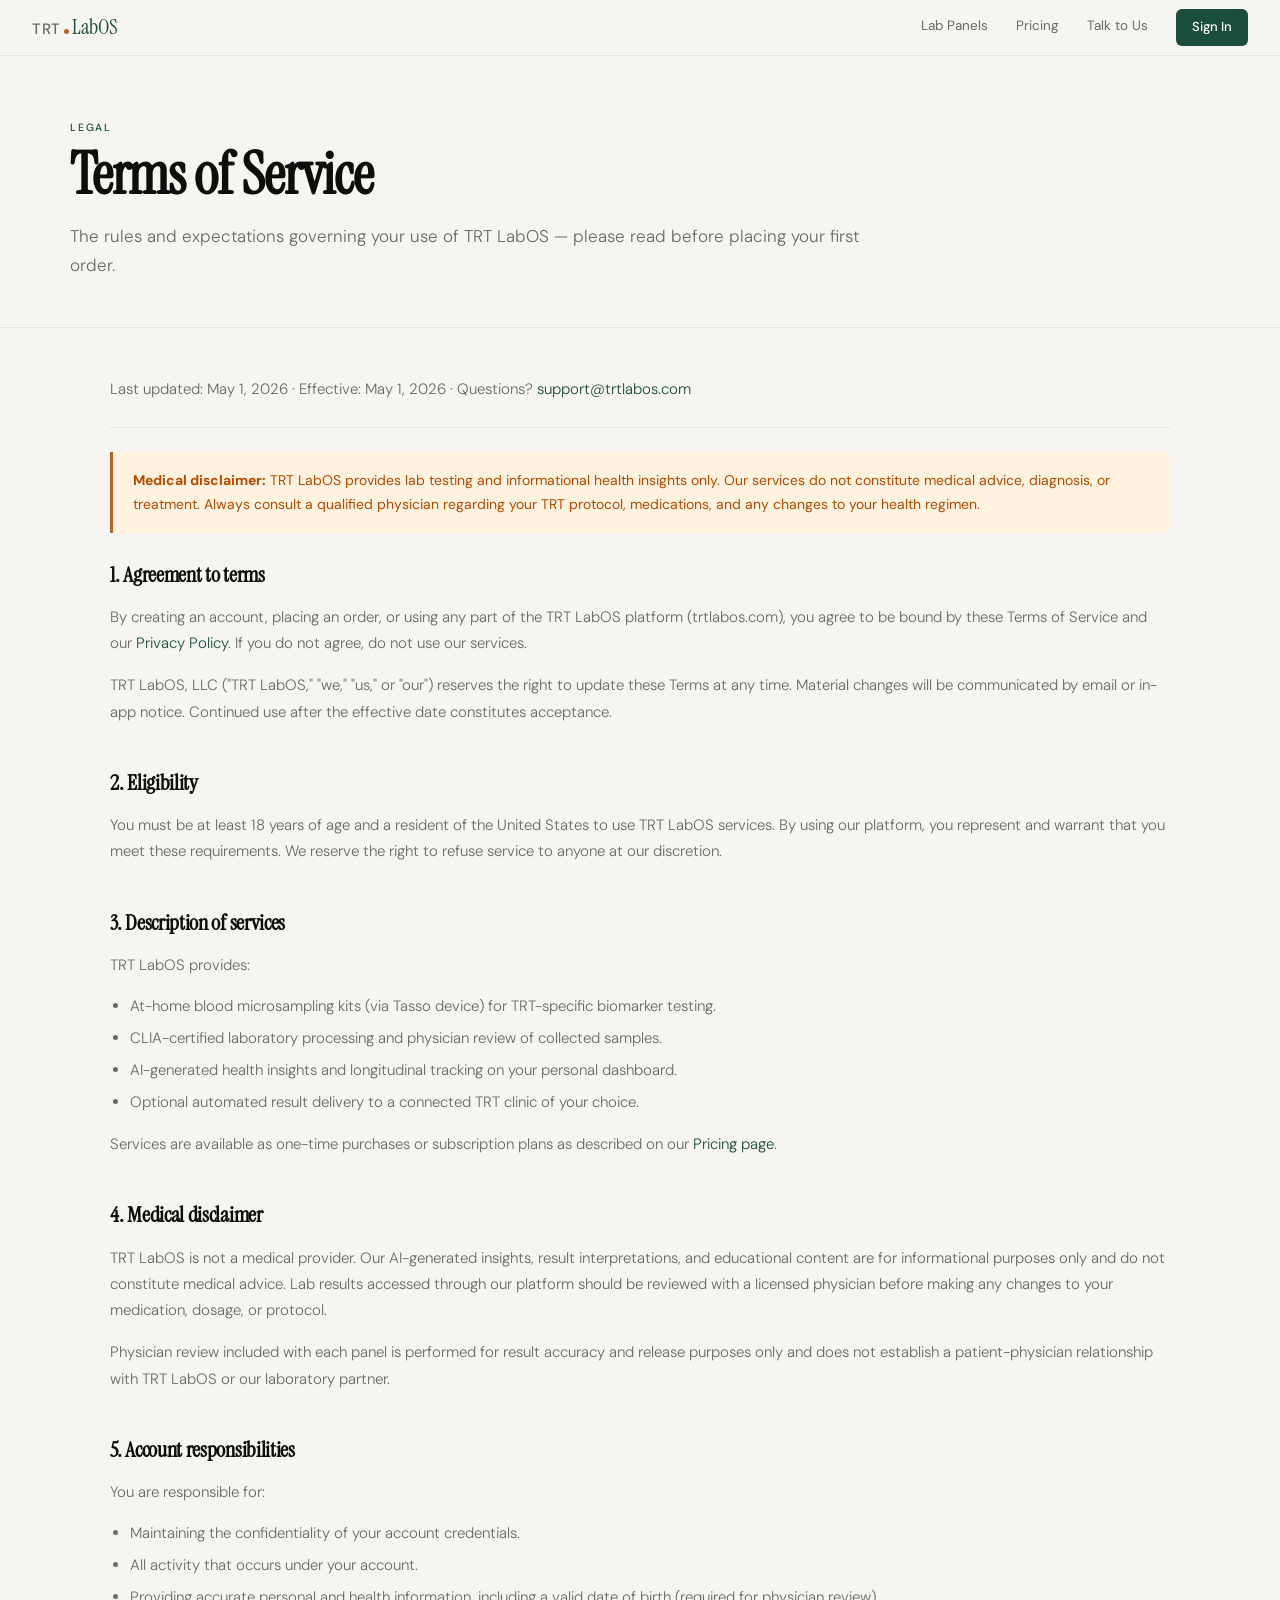
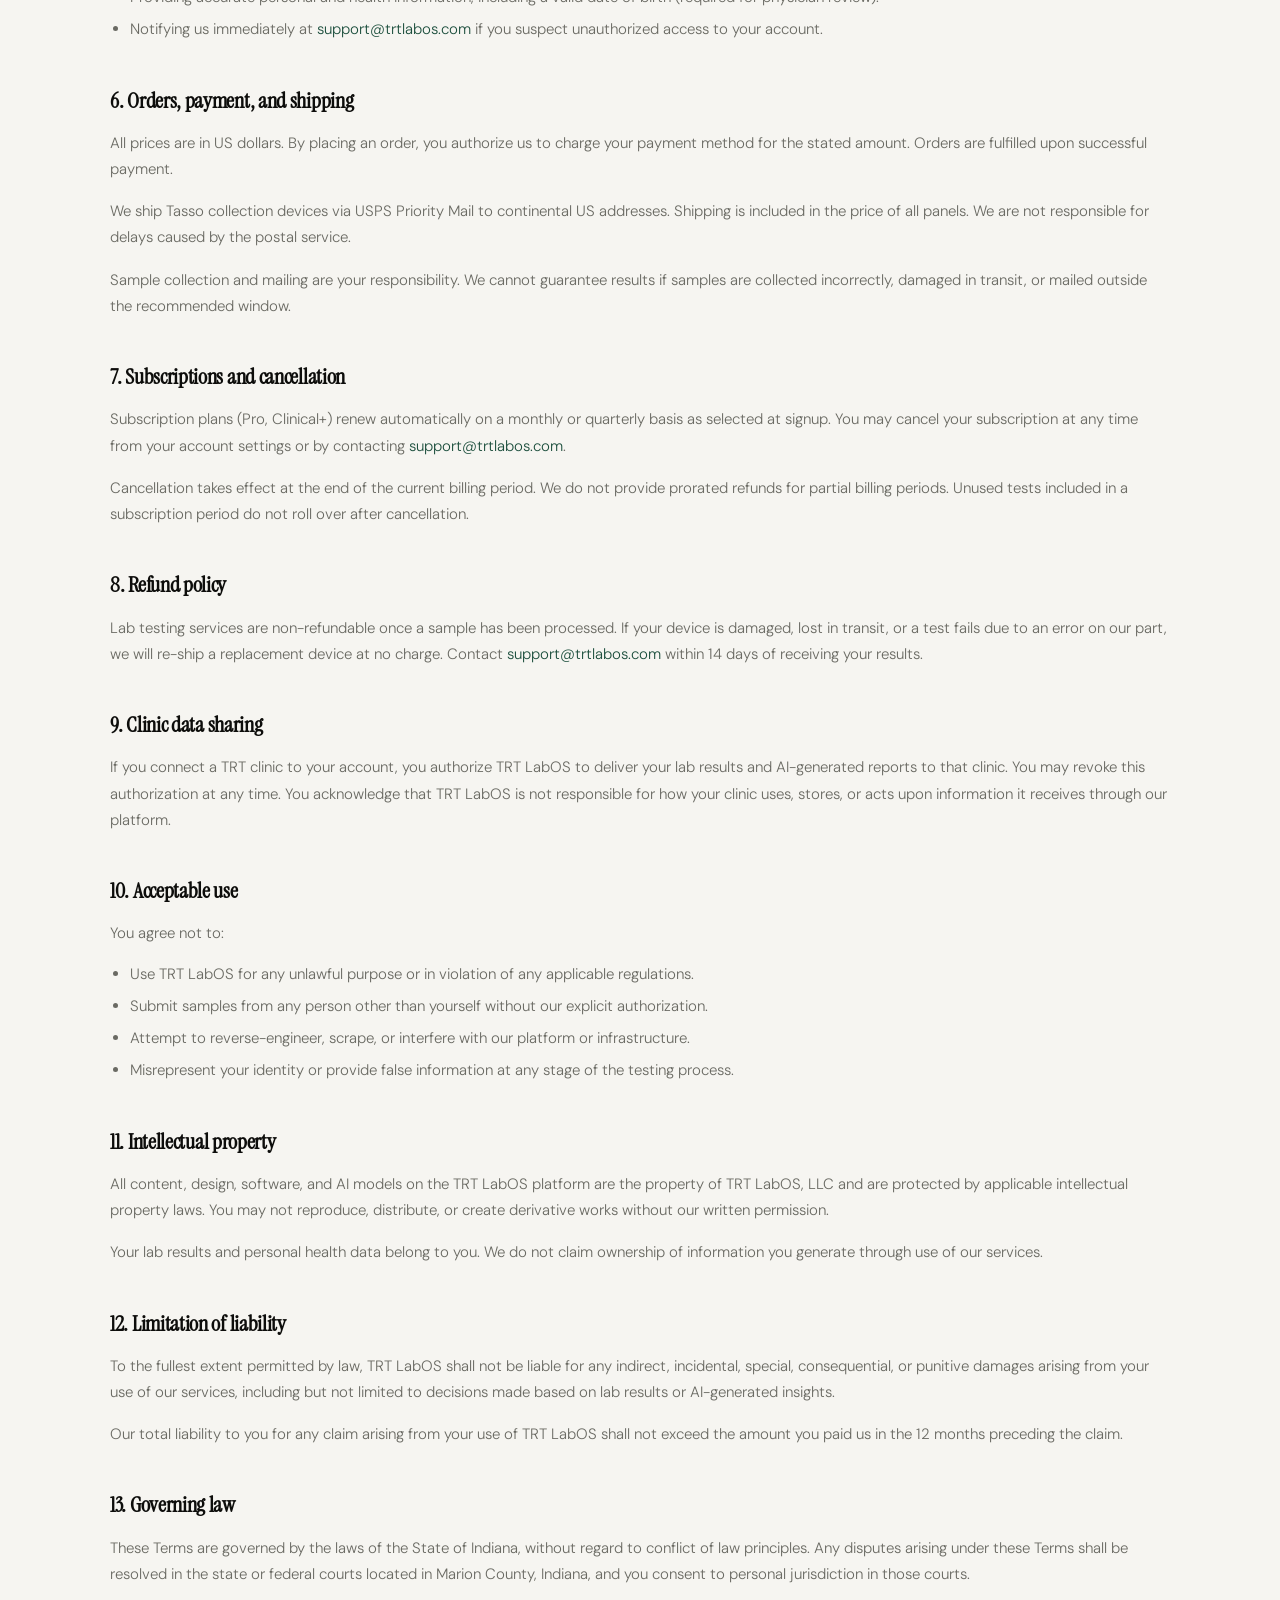
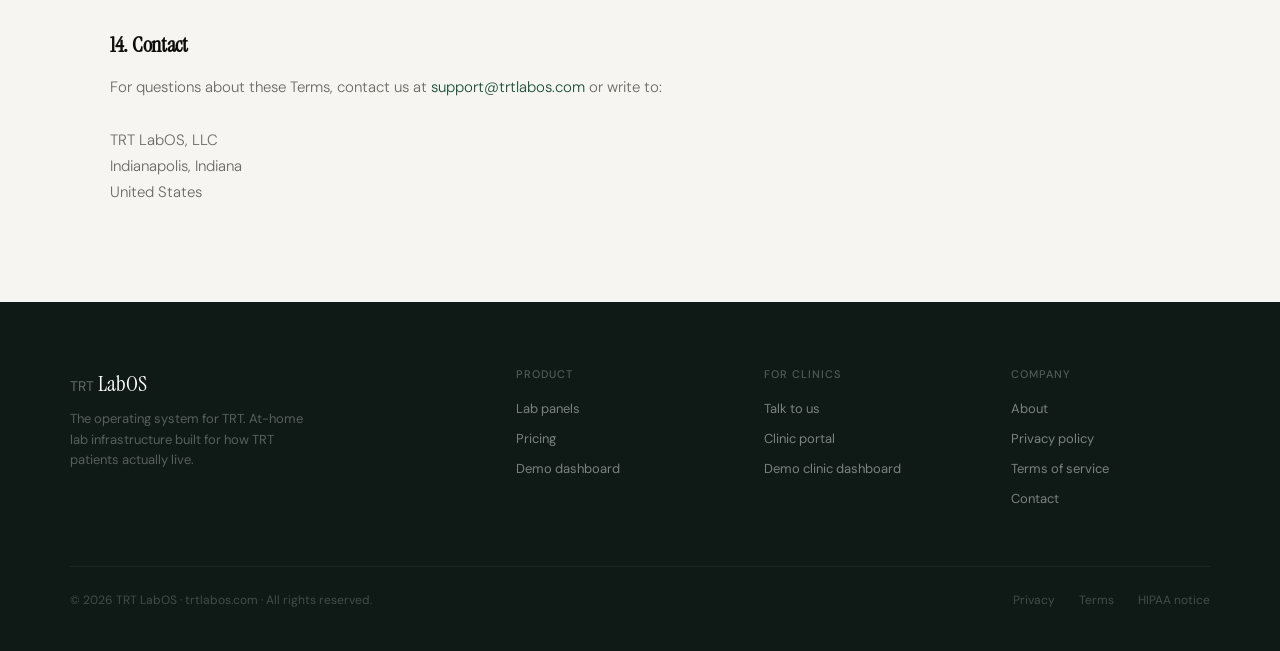
<file: terms.html>
<!DOCTYPE html>
<html lang="en">
<head>
<meta charset="UTF-8">
<meta name="viewport" content="width=device-width, initial-scale=1.0">
<title>Terms of Service — TRT LabOS</title>
<meta name="description" content="TRT LabOS Terms of Service — the rules and expectations governing your use of our platform and lab testing services.">
<link rel="preconnect" href="https://fonts.googleapis.com">
<link rel="preconnect" href="https://fonts.gstatic.com" crossorigin>
<link rel="stylesheet" href="https://fonts.googleapis.com/css2?family=Instrument+Serif:ital@0;1&family=DM+Sans:wght@300;400;500&display=swap">
<link rel="stylesheet" href="styles.css?v=2">
<style>
.policy-wrap{max-width:1140px;margin:0 auto;padding:3rem 2.5rem 5rem;}
.policy-wrap h2{font-family:'Instrument Serif',serif;font-size:22px;color:var(--ink);letter-spacing:-0.3px;margin:2.5rem 0 0.75rem;}
.policy-wrap h2:first-of-type{margin-top:0;}
.policy-wrap p{font-size:15px;color:var(--muted);line-height:1.75;font-weight:300;margin-bottom:1rem;}
.policy-wrap ul{margin:0 0 1rem 1.25rem;}
.policy-wrap li{font-size:15px;color:var(--muted);line-height:1.7;font-weight:300;margin-bottom:0.4rem;}
.policy-wrap a{color:#1A4D3B;text-decoration:none;}
.policy-wrap a:hover{text-decoration:underline;}
.policy-meta{font-size:12.5px;color:var(--subtle);margin-bottom:2.5rem;padding-bottom:1.5rem;border-bottom:1px solid var(--border);}
.medical-callout{background:#FFF3E0;border-left:3px solid #B5632A;border-radius:0 10px 10px 0;padding:1rem 1.25rem;margin:1.5rem 0;}
.medical-callout p{color:#B34A00;font-size:14px;margin-bottom:0;font-weight:400;}
</style>
</head>
<body>

<nav class="nav">
  <a href="/" class="nav-logo"><span class="nav-trt">TRT</span><div class="nav-dot"></div><span class="nav-labos">LabOS</span></a>
  <div class="nav-links">
    <a href="/panels.html">Lab Panels</a>
    <a href="/pricing.html">Pricing</a>
    <a href="/contact.html">Talk to Us</a>
    <a href="https://app.trtlabos.com/auth/login" class="nav-cta">Sign In</a>
  </div>
  <div class="hamburger" id="hamburger" onclick="toggleMenu()"><span></span><span></span><span></span></div>
</nav>
<div class="mobile-menu" id="mobile-menu">
  <a href="/panels.html">Lab Panels</a>
  <a href="/pricing.html">Pricing</a>
  <a href="/contact.html">Talk to Us</a>
  <a href="/about.html">About</a>
  <a href="https://app.trtlabos.com/auth/login" class="mob-cta">Sign In</a>
</div>

<section class="page-hero">
  <div class="page-hero-inner">
    <div class="eyebrow">Legal</div>
    <h1>Terms of Service</h1>
    <p>The rules and expectations governing your use of TRT LabOS — please read before placing your first order.</p>
  </div>
</section>

<div class="policy-wrap">
  <p class="policy-meta">Last updated: May 1, 2026 · Effective: May 1, 2026 · Questions? <a href="mailto:support@trtlabos.com">support@trtlabos.com</a></p>

  <div class="medical-callout">
    <p><strong>Medical disclaimer:</strong> TRT LabOS provides lab testing and informational health insights only. Our services do not constitute medical advice, diagnosis, or treatment. Always consult a qualified physician regarding your TRT protocol, medications, and any changes to your health regimen.</p>
  </div>

  <h2>1. Agreement to terms</h2>
  <p>By creating an account, placing an order, or using any part of the TRT LabOS platform (trtlabos.com), you agree to be bound by these Terms of Service and our <a href="/privacy.html">Privacy Policy</a>. If you do not agree, do not use our services.</p>
  <p>TRT LabOS, LLC ("TRT LabOS," "we," "us," or "our") reserves the right to update these Terms at any time. Material changes will be communicated by email or in-app notice. Continued use after the effective date constitutes acceptance.</p>

  <h2>2. Eligibility</h2>
  <p>You must be at least 18 years of age and a resident of the United States to use TRT LabOS services. By using our platform, you represent and warrant that you meet these requirements. We reserve the right to refuse service to anyone at our discretion.</p>

  <h2>3. Description of services</h2>
  <p>TRT LabOS provides:</p>
  <ul>
    <li>At-home blood microsampling kits (via Tasso device) for TRT-specific biomarker testing.</li>
    <li>CLIA-certified laboratory processing and physician review of collected samples.</li>
    <li>AI-generated health insights and longitudinal tracking on your personal dashboard.</li>
    <li>Optional automated result delivery to a connected TRT clinic of your choice.</li>
  </ul>
  <p>Services are available as one-time purchases or subscription plans as described on our <a href="/pricing.html">Pricing page</a>.</p>

  <h2>4. Medical disclaimer</h2>
  <p>TRT LabOS is not a medical provider. Our AI-generated insights, result interpretations, and educational content are for informational purposes only and do not constitute medical advice. Lab results accessed through our platform should be reviewed with a licensed physician before making any changes to your medication, dosage, or protocol.</p>
  <p>Physician review included with each panel is performed for result accuracy and release purposes only and does not establish a patient-physician relationship with TRT LabOS or our laboratory partner.</p>

  <h2>5. Account responsibilities</h2>
  <p>You are responsible for:</p>
  <ul>
    <li>Maintaining the confidentiality of your account credentials.</li>
    <li>All activity that occurs under your account.</li>
    <li>Providing accurate personal and health information, including a valid date of birth (required for physician review).</li>
    <li>Notifying us immediately at <a href="mailto:support@trtlabos.com">support@trtlabos.com</a> if you suspect unauthorized access to your account.</li>
  </ul>

  <h2>6. Orders, payment, and shipping</h2>
  <p>All prices are in US dollars. By placing an order, you authorize us to charge your payment method for the stated amount. Orders are fulfilled upon successful payment.</p>
  <p>We ship Tasso collection devices via USPS Priority Mail to continental US addresses. Shipping is included in the price of all panels. We are not responsible for delays caused by the postal service.</p>
  <p>Sample collection and mailing are your responsibility. We cannot guarantee results if samples are collected incorrectly, damaged in transit, or mailed outside the recommended window.</p>

  <h2>7. Subscriptions and cancellation</h2>
  <p>Subscription plans (Pro, Clinical+) renew automatically on a monthly or quarterly basis as selected at signup. You may cancel your subscription at any time from your account settings or by contacting <a href="mailto:support@trtlabos.com">support@trtlabos.com</a>.</p>
  <p>Cancellation takes effect at the end of the current billing period. We do not provide prorated refunds for partial billing periods. Unused tests included in a subscription period do not roll over after cancellation.</p>

  <h2>8. Refund policy</h2>
  <p>Lab testing services are non-refundable once a sample has been processed. If your device is damaged, lost in transit, or a test fails due to an error on our part, we will re-ship a replacement device at no charge. Contact <a href="mailto:support@trtlabos.com">support@trtlabos.com</a> within 14 days of receiving your results.</p>

  <h2>9. Clinic data sharing</h2>
  <p>If you connect a TRT clinic to your account, you authorize TRT LabOS to deliver your lab results and AI-generated reports to that clinic. You may revoke this authorization at any time. You acknowledge that TRT LabOS is not responsible for how your clinic uses, stores, or acts upon information it receives through our platform.</p>

  <h2>10. Acceptable use</h2>
  <p>You agree not to:</p>
  <ul>
    <li>Use TRT LabOS for any unlawful purpose or in violation of any applicable regulations.</li>
    <li>Submit samples from any person other than yourself without our explicit authorization.</li>
    <li>Attempt to reverse-engineer, scrape, or interfere with our platform or infrastructure.</li>
    <li>Misrepresent your identity or provide false information at any stage of the testing process.</li>
  </ul>

  <h2>11. Intellectual property</h2>
  <p>All content, design, software, and AI models on the TRT LabOS platform are the property of TRT LabOS, LLC and are protected by applicable intellectual property laws. You may not reproduce, distribute, or create derivative works without our written permission.</p>
  <p>Your lab results and personal health data belong to you. We do not claim ownership of information you generate through use of our services.</p>

  <h2>12. Limitation of liability</h2>
  <p>To the fullest extent permitted by law, TRT LabOS shall not be liable for any indirect, incidental, special, consequential, or punitive damages arising from your use of our services, including but not limited to decisions made based on lab results or AI-generated insights.</p>
  <p>Our total liability to you for any claim arising from your use of TRT LabOS shall not exceed the amount you paid us in the 12 months preceding the claim.</p>

  <h2>13. Governing law</h2>
  <p>These Terms are governed by the laws of the State of Indiana, without regard to conflict of law principles. Any disputes arising under these Terms shall be resolved in the state or federal courts located in Marion County, Indiana, and you consent to personal jurisdiction in those courts.</p>

  <h2>14. Contact</h2>
  <p>For questions about these Terms, contact us at <a href="mailto:support@trtlabos.com">support@trtlabos.com</a> or write to:<br><br>TRT LabOS, LLC<br>Indianapolis, Indiana<br>United States</p>
</div>

<footer>
  <div class="footer-inner">
    <div class="footer-top">
      <div><div class="footer-logo"><span>TRT</span>LabOS</div><p class="footer-tagline">The operating system for TRT. At-home lab infrastructure built for how TRT patients actually live.</p></div>
      <div class="footer-col"><h4>Product</h4><a href="/panels.html">Lab panels</a><a href="/pricing.html">Pricing</a><a href="/demo-dashboard.html">Demo dashboard</a></div>
      <div class="footer-col"><h4>For clinics</h4><a href="/contact.html">Talk to us</a><a href="/clinic.html">Clinic portal</a><a href="/demo-clinic-dashboard.html">Demo clinic dashboard</a></div>
      <div class="footer-col"><h4>Company</h4><a href="/about.html">About</a><a href="/privacy.html">Privacy policy</a><a href="/terms.html">Terms of service</a><a href="mailto:support@trtlabos.com">Contact</a></div>
    </div>
    <div class="footer-bottom">
      <p>© 2026 TRT LabOS · trtlabos.com · All rights reserved.</p>
      <div class="footer-legal"><a href="/privacy.html">Privacy</a><a href="/terms.html">Terms</a><a href="/privacy.html#hipaa">HIPAA notice</a></div>
    </div>
  </div>
</footer>

<script>
function toggleMenu(){
  var h=document.getElementById('hamburger'),m=document.getElementById('mobile-menu');
  h.classList.toggle('open'); m.classList.toggle('open');
}
</script>
<script>
(function(){
  var m=document.cookie.match('(^|;)\s*trtl_display\s*=\s*([^;]+)');
  var name=m?decodeURIComponent(m.pop()):'';
  if(!name)return;
  var nc=document.querySelector('.nav-cta');
  if(nc){nc.textContent='My Dashboard →';nc.href='https://app.trtlabos.com/dashboard';}
  var mc=document.querySelector('.mob-cta');
  if(mc){mc.textContent='My Dashboard';mc.href='https://app.trtlabos.com/dashboard';}
})();
</script>
</body>
</html>
</file>
<file: styles.css>
*{margin:0;padding:0;box-sizing:border-box;}
:root{
  --ink:#0D0D0B;--muted:#6A6A63;--subtle:#B0B0A8;
  --border:rgba(0,0,0,0.07);--border-mid:rgba(0,0,0,0.14);
  --accent:#1A4D3B;--accent-light:#E4EDE9;--accent-mid:#255C47;
  --warm:#B5632A;--warm-light:#F7EDE3;
  --bg:#F6F5F1;--card:#FFFFFF;--surface:#EEECEA;
  --dark:#0F1A16;--dark-border:rgba(255,255,255,0.07);
  --success-bg:#E8F5E9;--success-text:#1B5E20;
  --warn-bg:#FFF3E0;--warn-text:#B34A00;
}
html{scroll-behavior:smooth;}
body{font-family:'DM Sans',sans-serif;background:var(--bg);color:var(--ink);line-height:1.6;overflow-x:hidden;}

/* ── NAV ── */
.nav{background:rgba(246,245,241,0.95);backdrop-filter:blur(12px);border-bottom:1px solid var(--border);padding:0 2rem;height:56px;display:flex;align-items:center;justify-content:space-between;position:sticky;top:0;z-index:200;}
.nav-logo{display:flex;align-items:baseline;gap:2px;text-decoration:none;}
.nav-trt{font-family:'DM Sans',sans-serif;font-weight:500;font-size:15px;color:var(--muted);letter-spacing:0.5px;}
.nav-labos{font-family:'Instrument Serif',serif;font-size:21px;color:var(--accent);}
.nav-dot{width:5px;height:5px;border-radius:50%;background:var(--warm);margin:0 1px 3px;}
.nav-links{display:flex;align-items:center;gap:1.75rem;}
.nav-links a{font-size:13.5px;color:var(--muted);text-decoration:none;transition:color 0.15s;padding-bottom:2px;border-bottom:1.5px solid transparent;}
.nav-links a:hover{color:var(--ink);}
.nav-links a.active{color:var(--ink);border-bottom-color:var(--accent);}
.nav-cta{background:#1A4D3B!important;color:#ffffff!important;padding:8px 16px!important;border-radius:6px!important;border-bottom:none!important;font-weight:500!important;font-size:13px!important;}
.nav-cta:hover{background:#255C47!important;}
.hamburger{display:none;flex-direction:column;gap:5px;cursor:pointer;padding:4px;}
.hamburger span{display:block;width:22px;height:2px;background:var(--ink);border-radius:2px;transition:all 0.2s;}
.hamburger.open span:nth-child(1){transform:translateY(7px) rotate(45deg);}
.hamburger.open span:nth-child(2){opacity:0;}
.hamburger.open span:nth-child(3){transform:translateY(-7px) rotate(-45deg);}
.mobile-menu{display:none;background:var(--card);border-bottom:1px solid var(--border);padding:0.75rem 1.5rem 1.25rem;}
.mobile-menu.open{display:block;}
.mobile-menu a{display:block;padding:12px 0;font-size:15px;color:var(--ink);text-decoration:none;border-bottom:1px solid var(--border);}
.mobile-menu a:last-of-type{border-bottom:none;}
.mob-cta{display:block;margin-top:12px;background:#1A4D3B;color:#ffffff;padding:13px;border-radius:8px;text-align:center;font-weight:500;font-size:15px;border:none;cursor:pointer;font-family:'DM Sans',sans-serif;width:100%;text-decoration:none;}

/* ── BUTTONS ── */
.btn-primary{display:inline-block;background:#1A4D3B;color:#ffffff;border:2px solid #1A4D3B;padding:13px 28px;border-radius:8px;font-size:15px;font-weight:500;font-family:'DM Sans',sans-serif;cursor:pointer;text-decoration:none;transition:background 0.15s;line-height:1;text-align:center;}
.btn-primary:hover{background:#255C47;border-color:#255C47;}
.btn-secondary{display:inline-block;background:#ffffff;color:#0D0D0B;border:2px solid rgba(0,0,0,0.16);padding:13px 24px;border-radius:8px;font-size:15px;font-family:'DM Sans',sans-serif;cursor:pointer;text-decoration:none;transition:background 0.15s;line-height:1;text-align:center;}
.btn-secondary:hover{background:#EEECEA;}
.btn-white{display:inline-block;background:#ffffff;color:#1A4D3B;border:2px solid #ffffff;padding:11px 22px;border-radius:7px;font-size:14px;font-weight:500;font-family:'DM Sans',sans-serif;cursor:pointer;text-decoration:none;transition:opacity 0.15s;line-height:1;}
.btn-white:hover{opacity:0.88;}
.btn-full{display:block;width:100%;background:#1A4D3B;color:#ffffff;border:2px solid #1A4D3B;padding:14px;border-radius:9px;font-size:15px;font-weight:500;font-family:'DM Sans',sans-serif;cursor:pointer;text-align:center;transition:background 0.15s;line-height:1;}
.btn-full:hover{background:#255C47;}
.btn-full-g{display:block;width:100%;background:#ffffff;color:#0D0D0B;border:2px solid rgba(0,0,0,0.16);padding:13px;border-radius:9px;font-size:15px;font-family:'DM Sans',sans-serif;cursor:pointer;font-weight:400;text-align:center;transition:background 0.15s;margin-top:10px;line-height:1;}
.btn-full-g:hover{background:#EEECEA;}
.btn-plan{width:100%;padding:13px;border-radius:8px;font-size:14px;font-family:'DM Sans',sans-serif;cursor:pointer;font-weight:500;border:2px solid rgba(0,0,0,0.16);background:#ffffff;color:#0D0D0B;transition:all 0.15s;display:block;text-align:center;text-decoration:none;line-height:1;}
.btn-plan:hover{background:#EEECEA;}
.plan.featured .btn-plan{background:#1A4D3B;border-color:#1A4D3B;color:#ffffff;}
.plan.featured .btn-plan:hover{background:#255C47;}
.btn-outline-sm{border:2px solid rgba(0,0,0,0.16);background:#ffffff;color:#0D0D0B;padding:9px 18px;border-radius:7px;font-size:13.5px;font-family:'DM Sans',sans-serif;font-weight:500;cursor:pointer;display:inline-block;margin-top:10px;line-height:1;text-decoration:none;transition:background 0.15s;}
.btn-outline-sm:hover{background:#EEECEA;}
.btn-dash{width:100%;padding:9px;border-radius:7px;font-size:13px;font-family:'DM Sans',sans-serif;cursor:pointer;font-weight:500;border:2px solid rgba(0,0,0,0.16);background:#ffffff;color:#0D0D0B;transition:background 0.15s;}
.btn-dash:hover{background:#EEECEA;}
.ai-btn{font-size:12px;padding:6px 12px;border-radius:6px;border:1px solid rgba(26,77,59,0.25);background:#E4EDE9;color:#1A4D3B;cursor:pointer;font-family:'DM Sans',sans-serif;font-weight:500;transition:background 0.15s;}
.ai-btn:hover{background:#c8ddd6;}

/* ── LAYOUT ── */
.wrap{max-width:1140px;margin:0 auto;padding:3rem 2.5rem;}
.eyebrow{font-size:10.5px;font-weight:500;letter-spacing:1.8px;text-transform:uppercase;color:#1A4D3B;margin-bottom:0.6rem;}
.sec-title{font-family:'Instrument Serif',serif;font-size:clamp(28px,4vw,46px);color:var(--ink);letter-spacing:-0.8px;line-height:1.1;margin-bottom:1.25rem;}
.sec-sub{font-size:15px;color:var(--muted);line-height:1.7;margin-bottom:2.5rem;font-weight:300;}
.divider{border:none;border-top:1px solid var(--border);margin:1.5rem 0;}
.page-hero{padding:4rem 2.5rem 3rem;background:var(--bg);border-bottom:1px solid var(--border);}
.page-hero-inner{max-width:1140px;margin:0 auto;}
.page-hero .eyebrow{margin-bottom:0.5rem;}
.page-hero h1{font-family:'Instrument Serif',serif;font-size:clamp(36px,5vw,58px);color:var(--ink);letter-spacing:-1.2px;line-height:1.05;margin-bottom:1rem;}
.page-hero h1 em{font-style:italic;color:#1A4D3B;}
.page-hero p{font-size:17px;color:var(--muted);max-width:820px;line-height:1.7;font-weight:300;}

/* ── SHARED COMPONENTS ── */
.diff-grid{display:grid;grid-template-columns:repeat(4,1fr);gap:1rem;}
.diff-card{background:#ffffff;border:1px solid var(--border);border-radius:12px;padding:1.25rem;}
.diff-icon{width:36px;height:36px;border-radius:8px;background:#E4EDE9;display:flex;align-items:center;justify-content:center;margin-bottom:0.75rem;}
.diff-card h4{font-size:13px;font-weight:500;color:var(--ink);margin-bottom:4px;}
.diff-card p{font-size:12px;color:var(--muted);line-height:1.5;}
.cta-strip{background:#1A4D3B;border-radius:14px;padding:2.25rem 2.5rem;display:flex;justify-content:space-between;align-items:center;gap:1.5rem;}
.cta-strip h3{font-family:'Instrument Serif',serif;font-size:24px;color:#ffffff;margin-bottom:0.3rem;}
.cta-strip p{font-size:13.5px;color:rgba(255,255,255,0.6);max-width:360px;}

/* ── FOOTER ── */
footer{background:#0F1A16;padding:4rem 2.5rem 2.5rem;}
.footer-inner{max-width:1140px;margin:0 auto;}
.footer-top{display:grid;grid-template-columns:2fr 1fr 1fr 1fr;gap:3rem;margin-bottom:3rem;}
.footer-logo{font-family:'Instrument Serif',serif;font-size:22px;color:#ffffff;margin-bottom:0.5rem;}
.footer-logo span{color:rgba(255,255,255,0.35);font-family:'DM Sans',sans-serif;font-size:14px;font-weight:400;margin-right:4px;}
.footer-tagline{font-size:13px;color:rgba(255,255,255,0.3);line-height:1.6;max-width:240px;margin-top:0.5rem;}
.footer-col h4{font-size:11px;font-weight:500;text-transform:uppercase;letter-spacing:1px;color:rgba(255,255,255,0.28);margin-bottom:1rem;}
.footer-col a{display:block;font-size:13px;color:rgba(255,255,255,0.45);text-decoration:none;margin-bottom:9px;transition:color 0.15s;}
.footer-col a:hover{color:rgba(255,255,255,0.85);}
.footer-bottom{border-top:1px solid rgba(255,255,255,0.06);padding-top:1.5rem;display:flex;justify-content:space-between;align-items:center;flex-wrap:wrap;gap:1rem;}
.footer-bottom p{font-size:12px;color:rgba(255,255,255,0.22);}
.footer-legal{display:flex;gap:1.5rem;}
.footer-legal a{font-size:12px;color:rgba(255,255,255,0.22);text-decoration:none;transition:color 0.15s;}
.footer-legal a:hover{color:rgba(255,255,255,0.6);}

/* ── RESPONSIVE ── */
@media(max-width:640px){
  .nav-links{display:none;}
  .hamburger{display:flex;}
  .diff-grid{grid-template-columns:1fr 1fr;}
  .footer-top{grid-template-columns:1fr 1fr;gap:2rem;}
  .cta-strip{flex-direction:column;text-align:center;}
  .wrap{padding:2.5rem 1.5rem;}
  .page-hero{padding:2.5rem 1.5rem 2rem;}
  footer{padding:3rem 1.5rem 2rem;}
}
@media(max-width:420px){
  .footer-top{grid-template-columns:1fr;}
}
</style>
</file>
